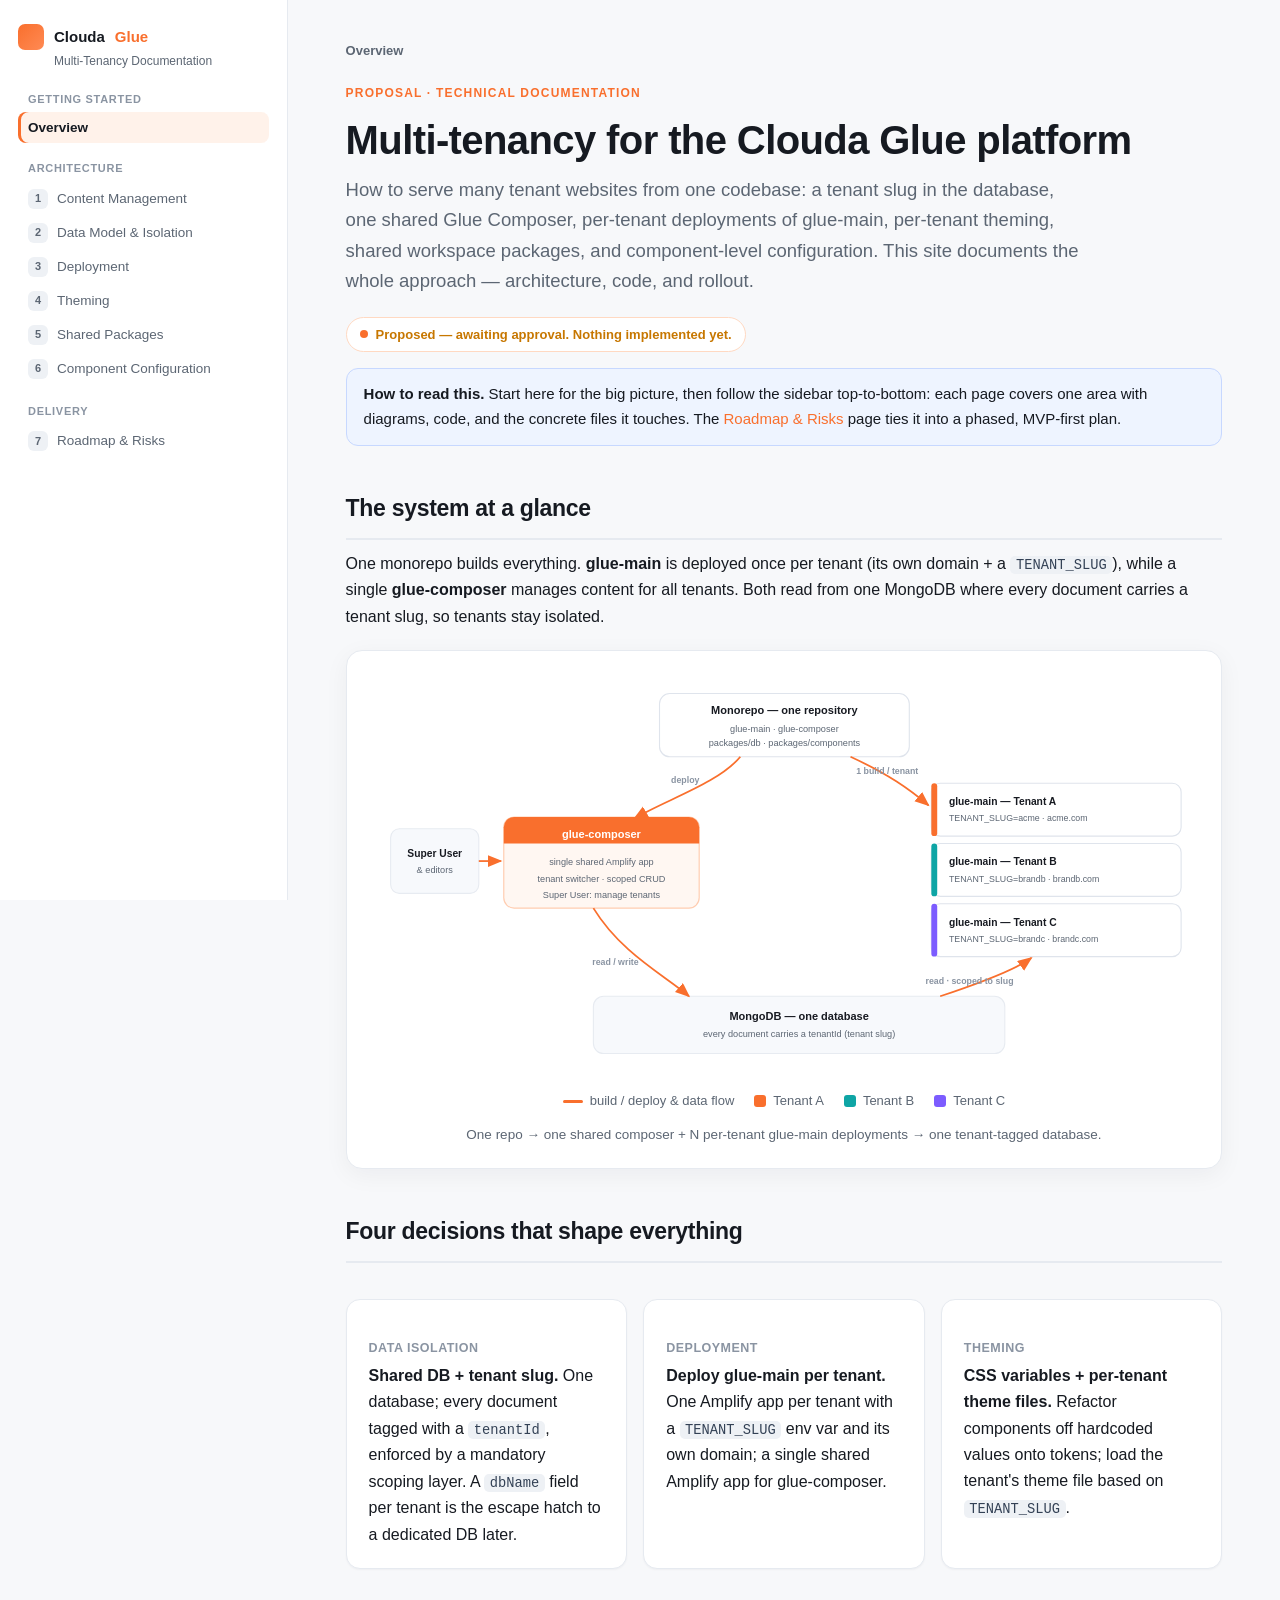
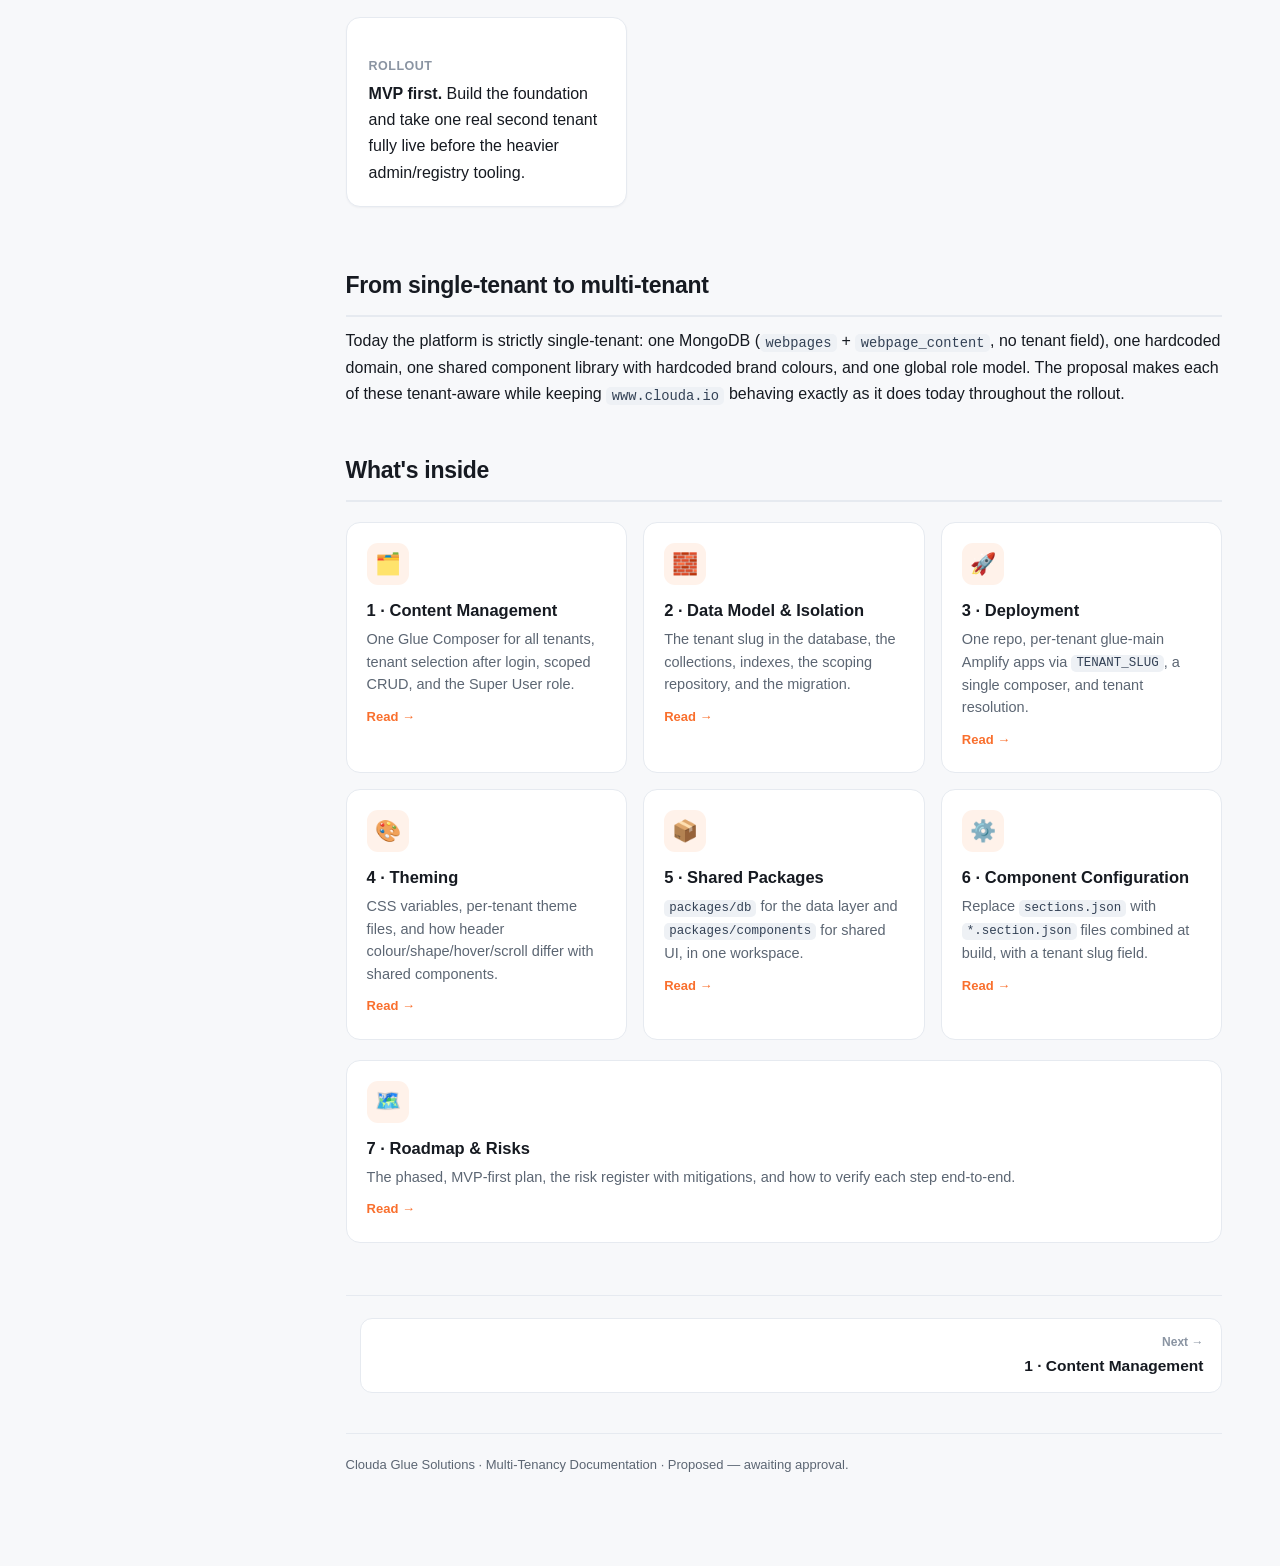
<file: index.html>
<!DOCTYPE html>
<html lang="en">
<head>
<meta charset="utf-8" />
<meta name="viewport" content="width=device-width, initial-scale=1" />
<title>Overview · Multi-Tenancy Documentation · Clouda Glue</title>
<link rel="stylesheet" href="styles.css" />
</head>
<body>
<div class="layout">
  <nav class="sb">
    <div class="sb-brand"><span class="logo"></span>Clouda <span>Glue</span></div>
    <div class="sb-sub">Multi-Tenancy Documentation</div>
    <div class="sb-group">Getting started</div>
    <a href="index.html" class="active">Overview</a>
    <div class="sb-group">Architecture</div>
    <a href="content-management.html"><span class="num">1</span> Content Management</a>
    <a href="data-model.html"><span class="num">2</span> Data Model &amp; Isolation</a>
    <a href="deployment.html"><span class="num">3</span> Deployment</a>
    <a href="theming.html"><span class="num">4</span> Theming</a>
    <a href="shared-packages.html"><span class="num">5</span> Shared Packages</a>
    <a href="component-config.html"><span class="num">6</span> Component Configuration</a>
    <div class="sb-group">Delivery</div>
    <a href="roadmap.html"><span class="num">7</span> Roadmap &amp; Risks</a>
  </nav>

  <main class="content">
    <div class="crumbs"><b>Overview</b></div>
    <span class="eyebrow">Proposal · Technical documentation</span>
    <h1>Multi-tenancy for the Clouda Glue platform</h1>
    <p class="lead">How to serve many tenant websites from one codebase: a tenant slug in the database, one shared
      Glue Composer, per-tenant deployments of glue-main, per-tenant theming, shared workspace packages, and
      component-level configuration. This site documents the whole approach — architecture, code, and rollout.</p>
    <div class="status">Proposed — awaiting approval. Nothing implemented yet.</div>

    <div class="tip"><b>How to read this.</b> Start here for the big picture, then follow the sidebar top-to-bottom:
      each page covers one area with diagrams, code, and the concrete files it touches. The
      <a href="roadmap.html">Roadmap &amp; Risks</a> page ties it into a phased, MVP-first plan.</div>

    <h2>The system at a glance</h2>
    <p>One monorepo builds everything. <b>glue-main</b> is deployed once per tenant (its own domain + a
      <code>TENANT_SLUG</code>), while a single <b>glue-composer</b> manages content for all tenants. Both read from
      one MongoDB where every document carries a tenant slug, so tenants stay isolated.</p>

    <div class="diagram">
      <svg viewBox="0 0 1120 560" role="img" aria-label="One monorepo builds glue-composer (single shared Amplify app) and glue-main (one Amplify app per tenant, each with a TENANT_SLUG and its own domain). Both read/write one MongoDB where every document carries a tenant slug.">
        <defs>
          <marker id="arw" markerWidth="11" markerHeight="11" refX="7.5" refY="3.4" orient="auto"><path d="M0,0 L8.4,3.4 L0,6.8 Z" fill="#f96f2d"></path></marker>
          <style>
            .bx{fill:#fff;stroke:#dfe4ec;stroke-width:1.5}
            .band{fill:#f7f9fc;stroke:#e7ebf1;stroke-width:1.5}
            .hd{font:700 15px var(--sans,sans-serif);fill:#171a21}
            .hdl{font:700 14px var(--sans,sans-serif);fill:#171a21}
            .hdw{font:700 15px var(--sans,sans-serif);fill:#fff}
            .sub{font:12.5px var(--sans,sans-serif);fill:#5c6673}
            .subl{font:12px var(--sans,sans-serif);fill:#5c6673}
            .lbl{font:600 12px var(--sans,sans-serif);fill:#8a94a2}
            .flow{stroke:#f96f2d;stroke-width:2.4;fill:none}
          </style>
        </defs>

        <!-- Monorepo (source) -->
        <rect class="bx" x="390" y="28" width="340" height="86" rx="14"></rect>
        <text class="hd" x="560" y="56" text-anchor="middle">Monorepo — one repository</text>
        <text class="sub" x="560" y="80" text-anchor="middle">glue-main · glue-composer</text>
        <text class="sub" x="560" y="100" text-anchor="middle">packages/db · packages/components</text>

        <!-- Actors -->
        <rect class="band" x="24" y="212" width="120" height="88" rx="12"></rect>
        <text class="hdl" x="84" y="250" text-anchor="middle">Super User</text>
        <text class="sub" x="84" y="272" text-anchor="middle">&amp; editors</text>

        <!-- Composer -->
        <rect x="178" y="196" width="266" height="124" rx="14" fill="#fff7f2" stroke="#ffcdb1" stroke-width="1.6"></rect>
        <path d="M192,196 h238 a14,14 0 0 1 14,14 v22 h-266 v-22 a14,14 0 0 1 14,-14 z" fill="#f96f2d"></path>
        <text class="hdw" x="311" y="224" text-anchor="middle">glue-composer</text>
        <text class="sub" x="311" y="262" text-anchor="middle">single shared Amplify app</text>
        <text class="sub" x="311" y="284" text-anchor="middle">tenant switcher · scoped CRUD</text>
        <text class="sub" x="311" y="306" text-anchor="middle">Super User: manage tenants</text>

        <!-- glue-main sites -->
        <rect class="bx" x="760" y="150" width="340" height="72" rx="12"></rect>
        <rect x="760" y="150" width="8" height="72" rx="4" fill="#f96f2d"></rect>
        <text class="hdl" x="784" y="180">glue-main — Tenant A</text>
        <text class="subl" x="784" y="202">TENANT_SLUG=acme · acme.com</text>

        <rect class="bx" x="760" y="232" width="340" height="72" rx="12"></rect>
        <rect x="760" y="232" width="8" height="72" rx="4" fill="#0ea5a5"></rect>
        <text class="hdl" x="784" y="262">glue-main — Tenant B</text>
        <text class="subl" x="784" y="284">TENANT_SLUG=brandb · brandb.com</text>

        <rect class="bx" x="760" y="314" width="340" height="72" rx="12"></rect>
        <rect x="760" y="314" width="8" height="72" rx="4" fill="#7c5cff"></rect>
        <text class="hdl" x="784" y="344">glue-main — Tenant C</text>
        <text class="subl" x="784" y="366">TENANT_SLUG=brandc · brandc.com</text>

        <!-- MongoDB -->
        <rect class="band" x="300" y="440" width="560" height="78" rx="14"></rect>
        <text class="hd" x="580" y="472" text-anchor="middle">MongoDB — one database</text>
        <text class="sub" x="580" y="496" text-anchor="middle">every document carries a tenantId (tenant slug)</text>

        <!-- flows -->
        <path class="flow" d="M500,114 C470,150 400,172 356,198" marker-end="url(#arw)"></path>
        <text class="lbl" x="425" y="150" text-anchor="middle">deploy</text>
        <path class="flow" d="M650,114 C702,138 730,158 756,180" marker-end="url(#arw)"></path>
        <text class="lbl" x="700" y="138" text-anchor="middle">1 build / tenant</text>
        <path class="flow" d="M144,256 L174,256" marker-end="url(#arw)"></path>
        <path class="flow" d="M300,320 C338,382 398,412 430,440" marker-end="url(#arw)"></path>
        <text class="lbl" x="330" y="398" text-anchor="middle">read / write</text>
        <path class="flow" d="M772,440 C832,420 874,404 896,388" marker-end="url(#arw)"></path>
        <text class="lbl" x="812" y="424" text-anchor="middle">read · scoped to slug</text>
      </svg>
      <div class="legend"><span><i></i> build / deploy &amp; data flow</span><span><b style="background:#f96f2d"></b> Tenant A</span><span><b style="background:#0ea5a5"></b> Tenant B</span><span><b style="background:#7c5cff"></b> Tenant C</span></div>
      <div class="cap">One repo → one shared composer + N per-tenant glue-main deployments → one tenant-tagged database.</div>
    </div>

    <h2>Four decisions that shape everything</h2>
    <div class="grid c2">
      <div class="card"><h4>Data isolation</h4><p style="margin:2px 0 0"><b>Shared DB + tenant slug.</b> One database; every document tagged with a <code>tenantId</code>, enforced by a mandatory scoping layer. A <code>dbName</code> field per tenant is the escape hatch to a dedicated DB later.</p></div>
      <div class="card"><h4>Deployment</h4><p style="margin:2px 0 0"><b>Deploy glue-main per tenant.</b> One Amplify app per tenant with a <code>TENANT_SLUG</code> env var and its own domain; a single shared Amplify app for glue-composer.</p></div>
      <div class="card"><h4>Theming</h4><p style="margin:2px 0 0"><b>CSS variables + per-tenant theme files.</b> Refactor components off hardcoded values onto tokens; load the tenant's theme file based on <code>TENANT_SLUG</code>.</p></div>
      <div class="card"><h4>Rollout</h4><p style="margin:2px 0 0"><b>MVP first.</b> Build the foundation and take one real second tenant fully live before the heavier admin/registry tooling.</p></div>
    </div>

    <h2>From single-tenant to multi-tenant</h2>
    <p>Today the platform is strictly single-tenant: one MongoDB (<code>webpages</code> + <code>webpage_content</code>,
      no tenant field), one hardcoded domain, one shared component library with hardcoded brand colours, and one
      global role model. The proposal makes each of these tenant-aware while keeping <code>www.clouda.io</code>
      behaving exactly as it does today throughout the rollout.</p>

    <h2>What's inside</h2>
    <div class="grid c2">
      <a class="feat" href="content-management.html"><div class="ic">🗂️</div><h3>1 · Content Management</h3><p>One Glue Composer for all tenants, tenant selection after login, scoped CRUD, and the Super User role.</p><span class="more">Read →</span></a>
      <a class="feat" href="data-model.html"><div class="ic">🧱</div><h3>2 · Data Model &amp; Isolation</h3><p>The tenant slug in the database, the collections, indexes, the scoping repository, and the migration.</p><span class="more">Read →</span></a>
      <a class="feat" href="deployment.html"><div class="ic">🚀</div><h3>3 · Deployment</h3><p>One repo, per-tenant glue-main Amplify apps via <code>TENANT_SLUG</code>, a single composer, and tenant resolution.</p><span class="more">Read →</span></a>
      <a class="feat" href="theming.html"><div class="ic">🎨</div><h3>4 · Theming</h3><p>CSS variables, per-tenant theme files, and how header colour/shape/hover/scroll differ with shared components.</p><span class="more">Read →</span></a>
      <a class="feat" href="shared-packages.html"><div class="ic">📦</div><h3>5 · Shared Packages</h3><p><code>packages/db</code> for the data layer and <code>packages/components</code> for shared UI, in one workspace.</p><span class="more">Read →</span></a>
      <a class="feat" href="component-config.html"><div class="ic">⚙️</div><h3>6 · Component Configuration</h3><p>Replace <code>sections.json</code> with <code>*.section.json</code> files combined at build, with a tenant slug field.</p><span class="more">Read →</span></a>
    </div>
    <div class="grid c2">
      <a class="feat" href="roadmap.html"><div class="ic">🗺️</div><h3>7 · Roadmap &amp; Risks</h3><p>The phased, MVP-first plan, the risk register with mitigations, and how to verify each step end-to-end.</p><span class="more">Read →</span></a>
    </div>

    <div class="pagenav">
      <span></span>
      <a class="next" href="content-management.html"><div class="dir">Next →</div><div class="ttl">1 · Content Management</div></a>
    </div>
    <div class="footer">Clouda Glue Solutions · Multi-Tenancy Documentation · Proposed — awaiting approval.</div>
  </main>
</div>
</body>
</html>
</file>
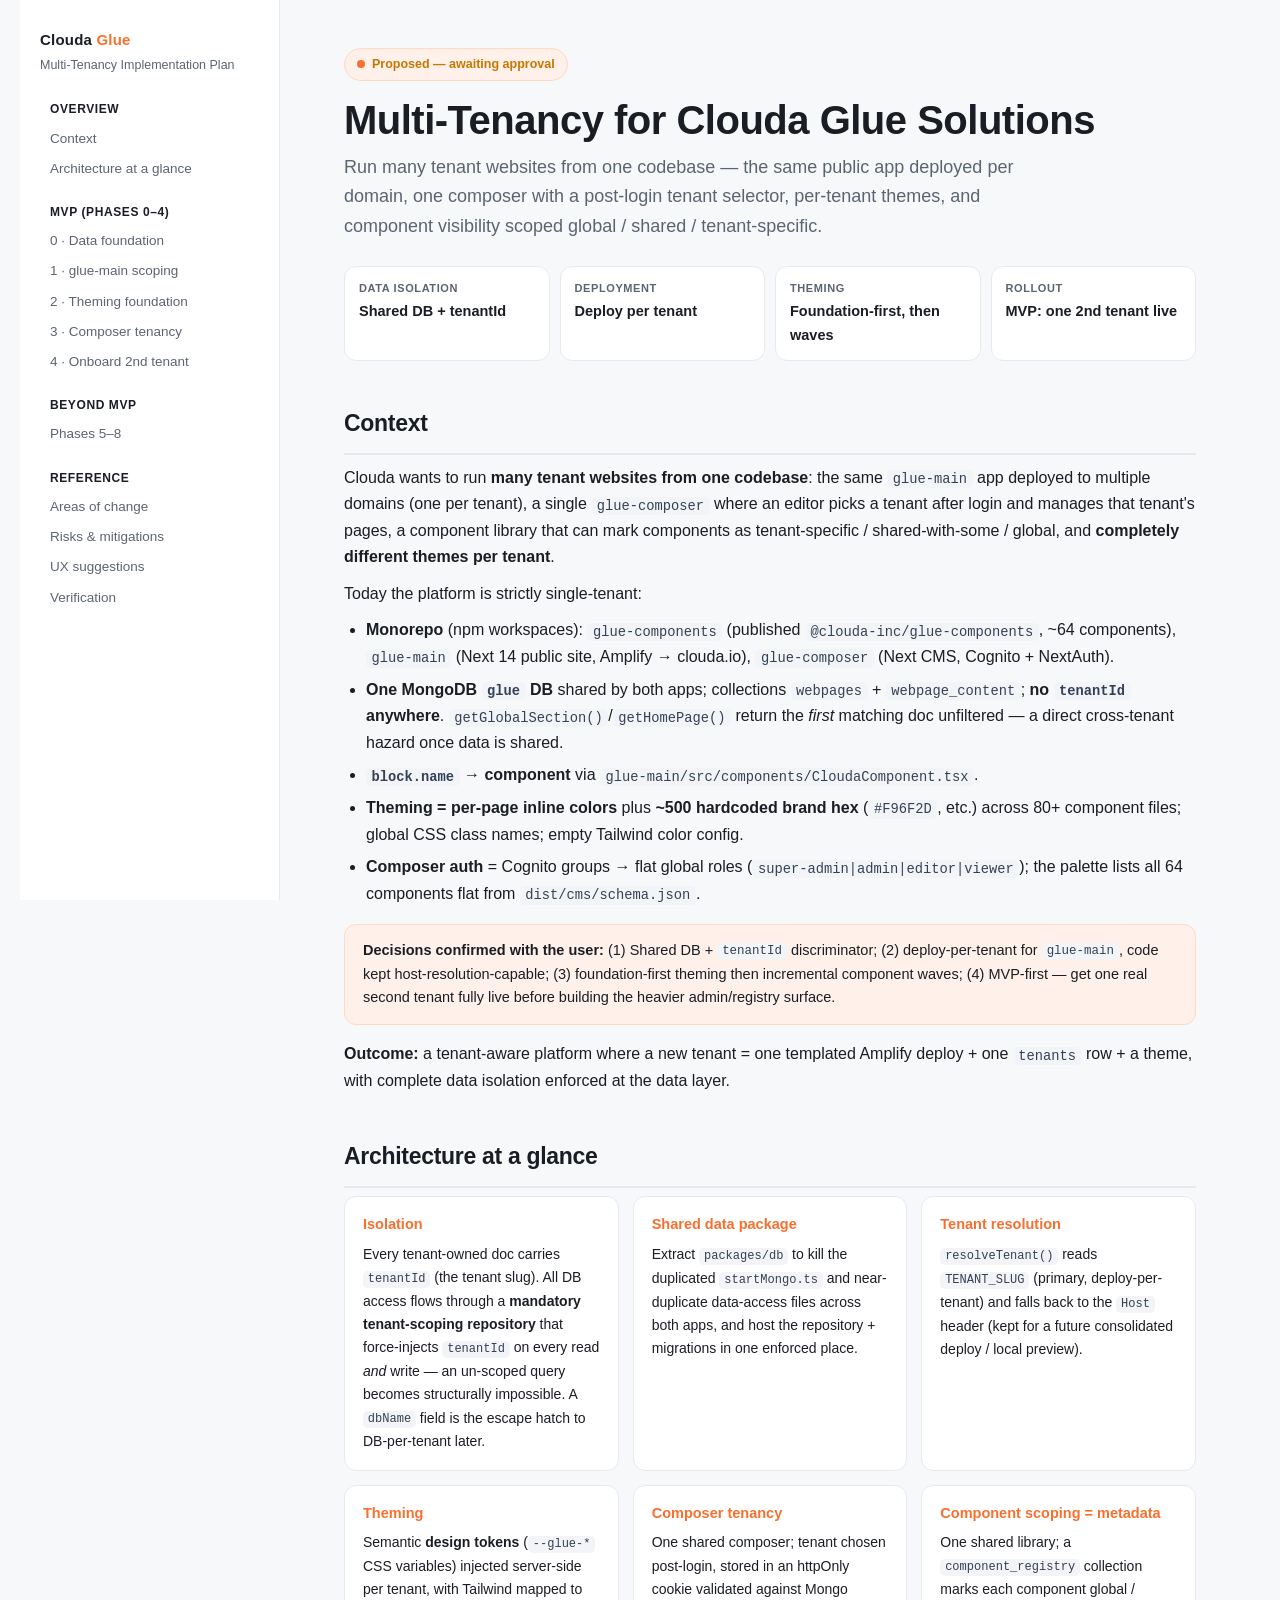
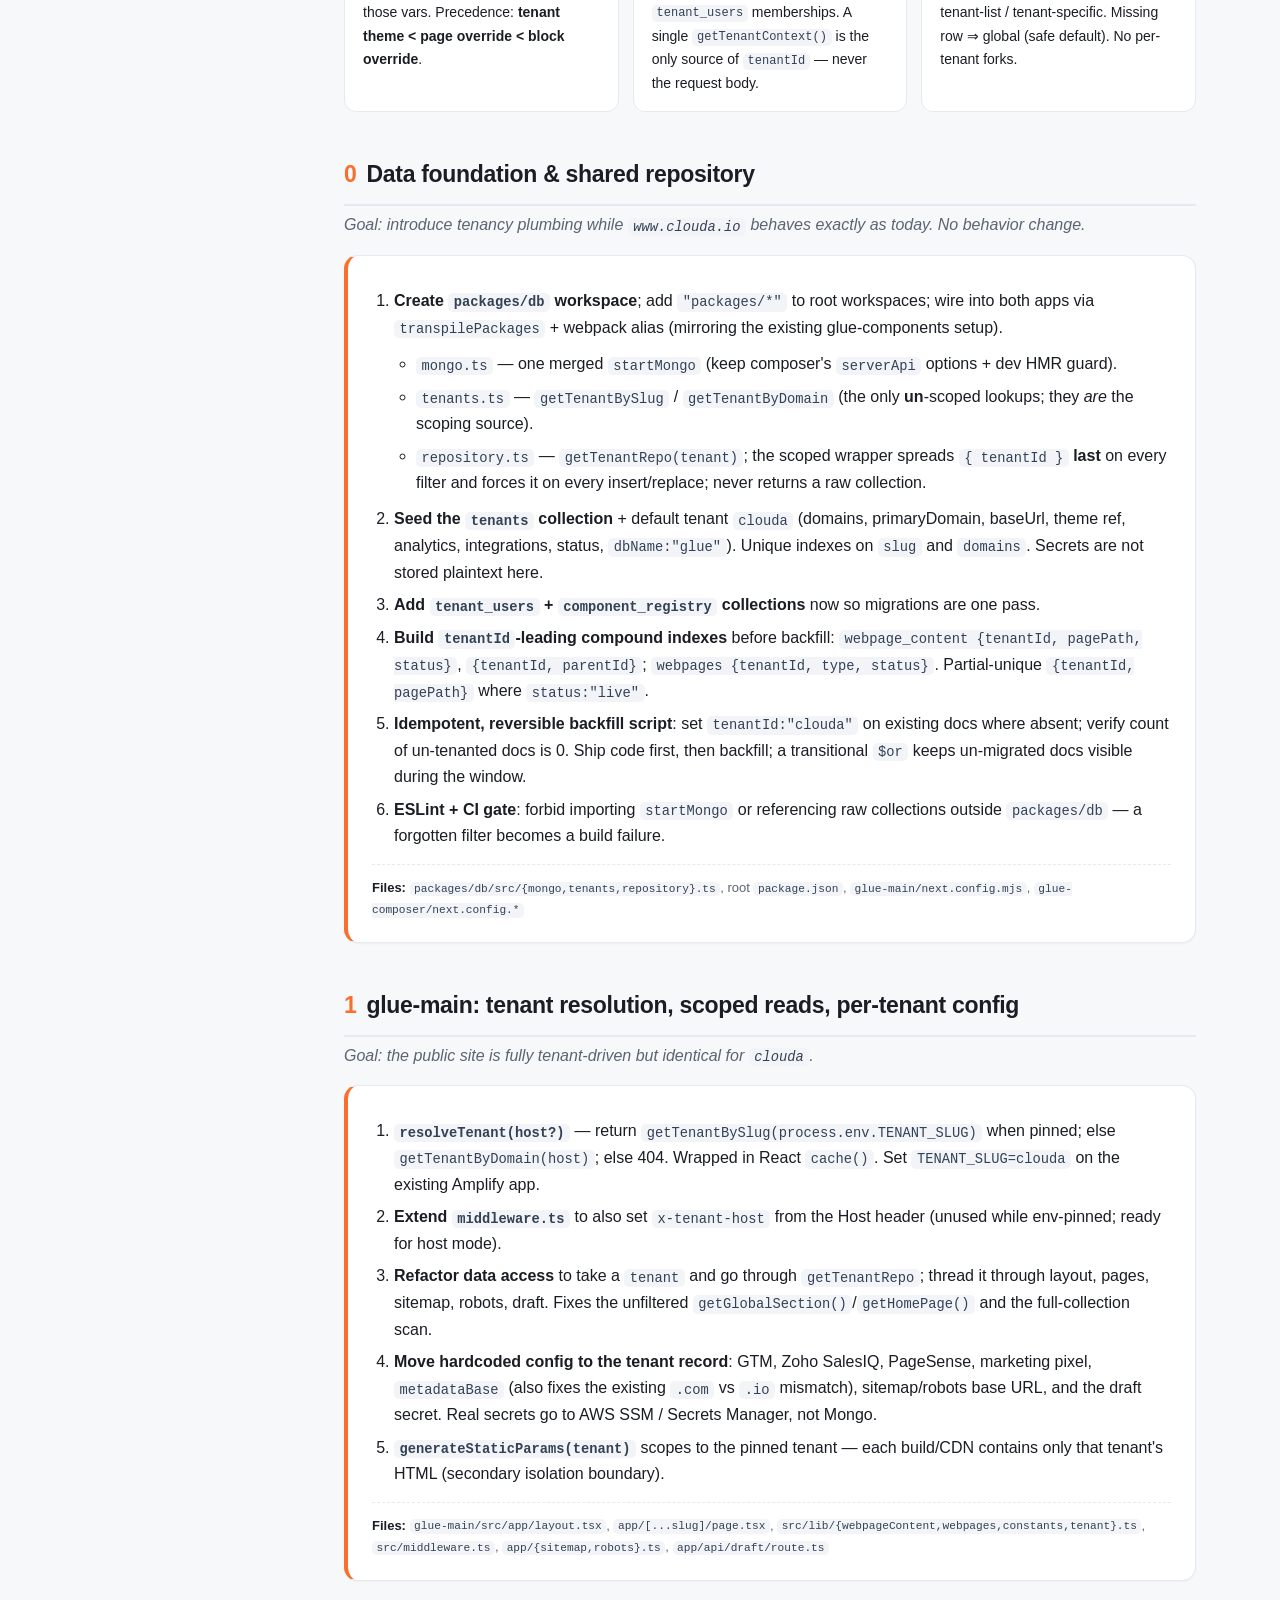
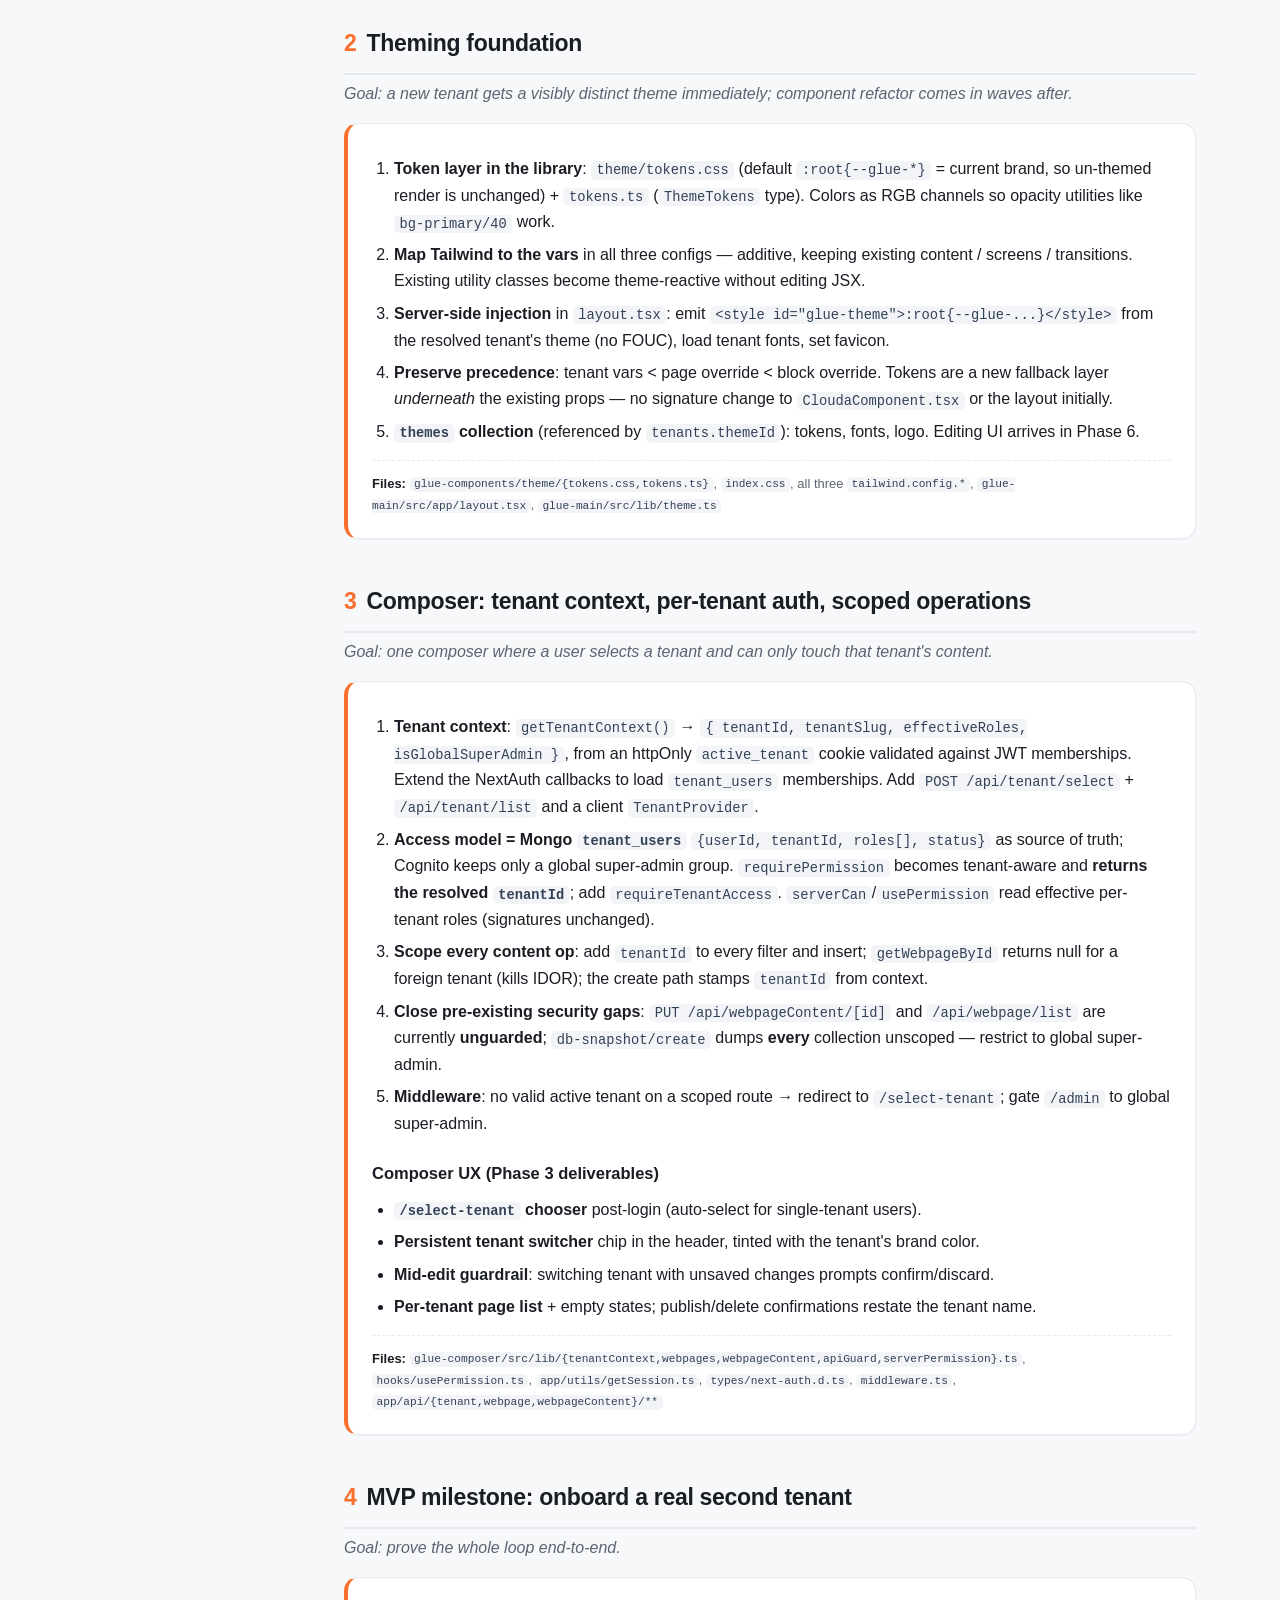
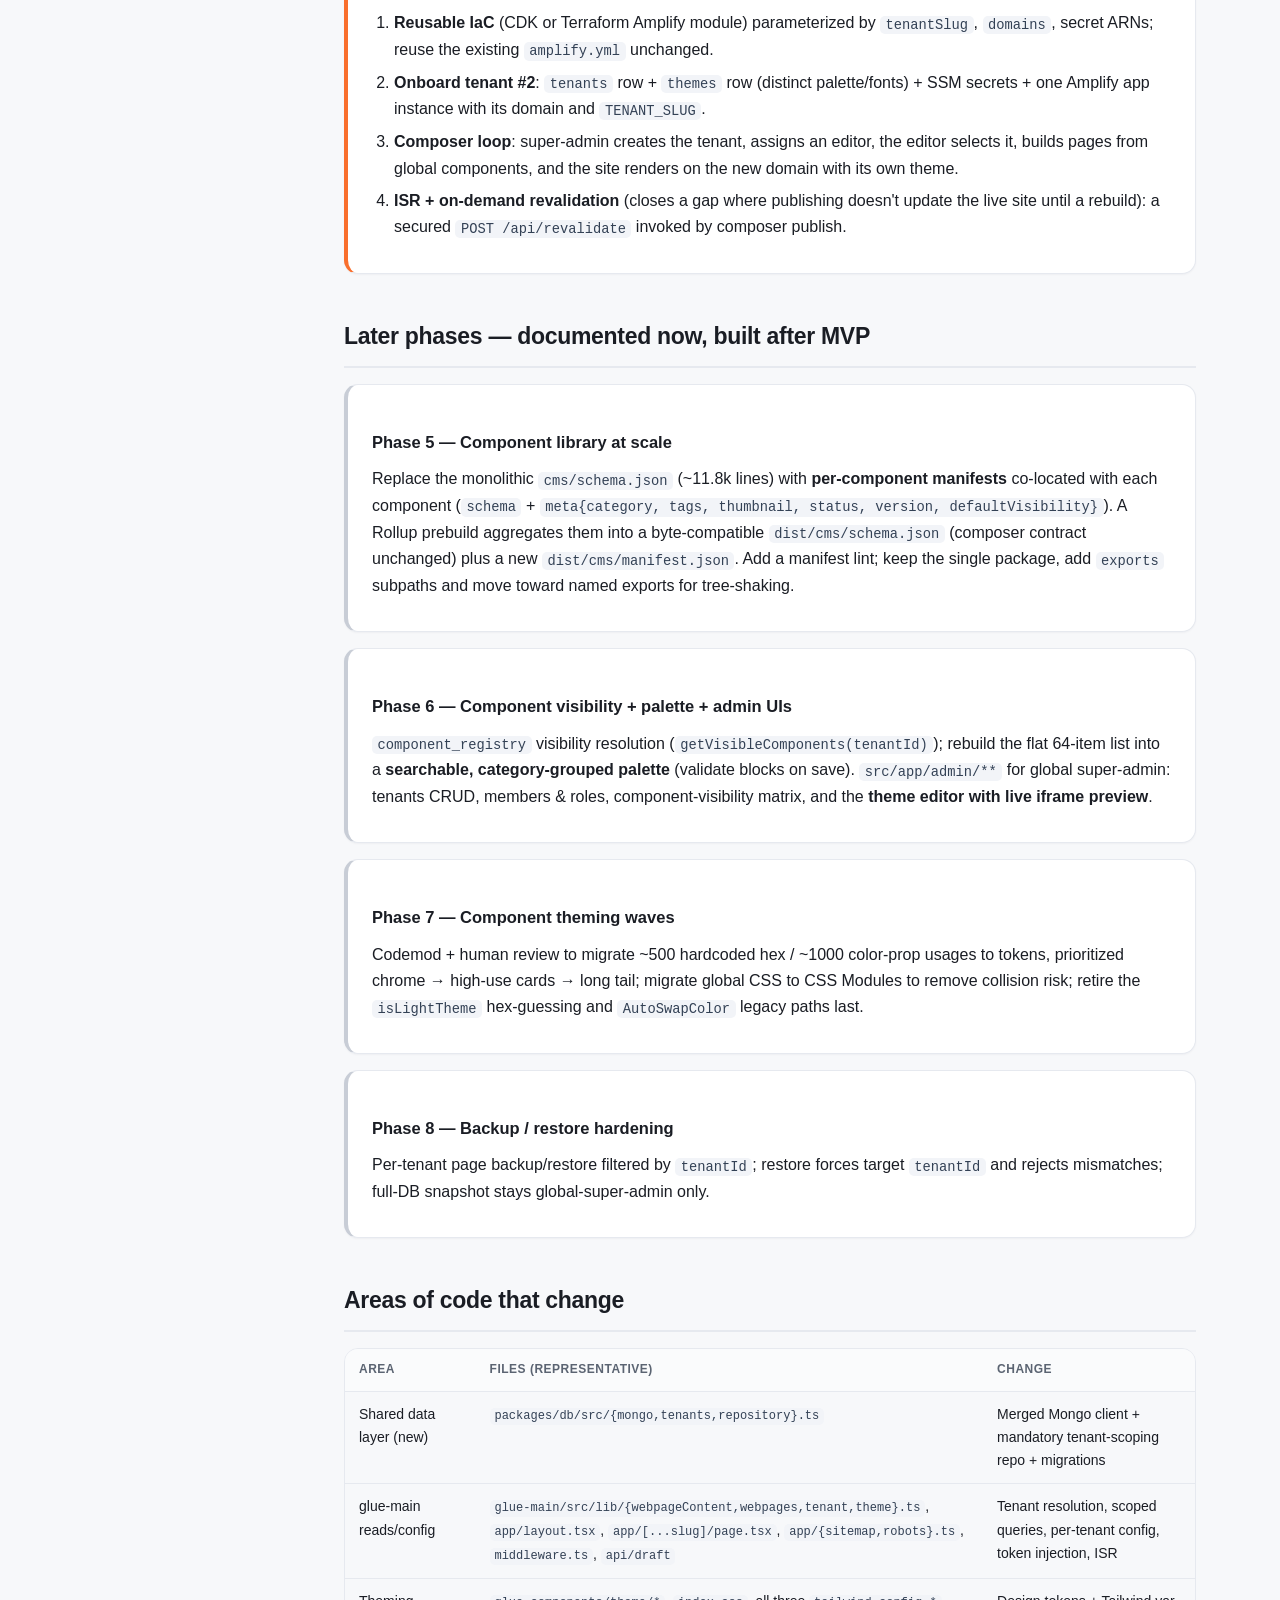
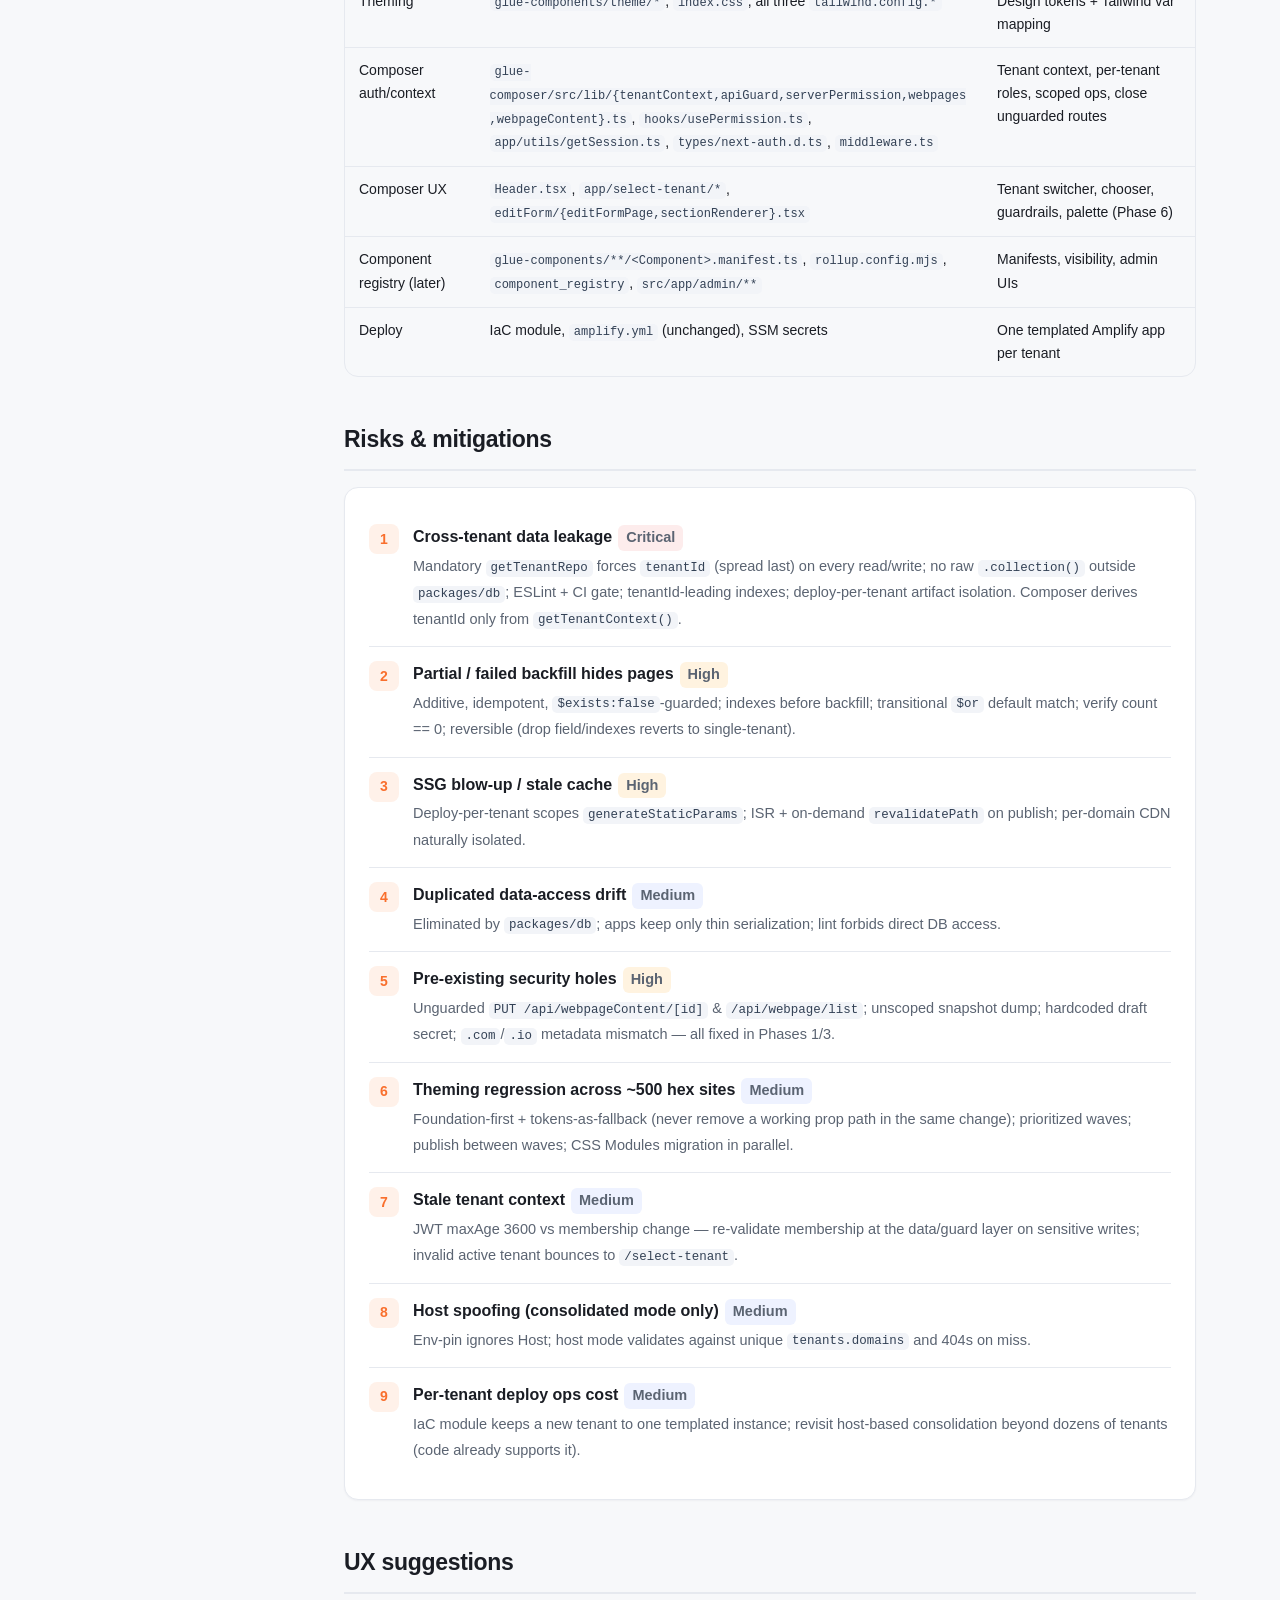
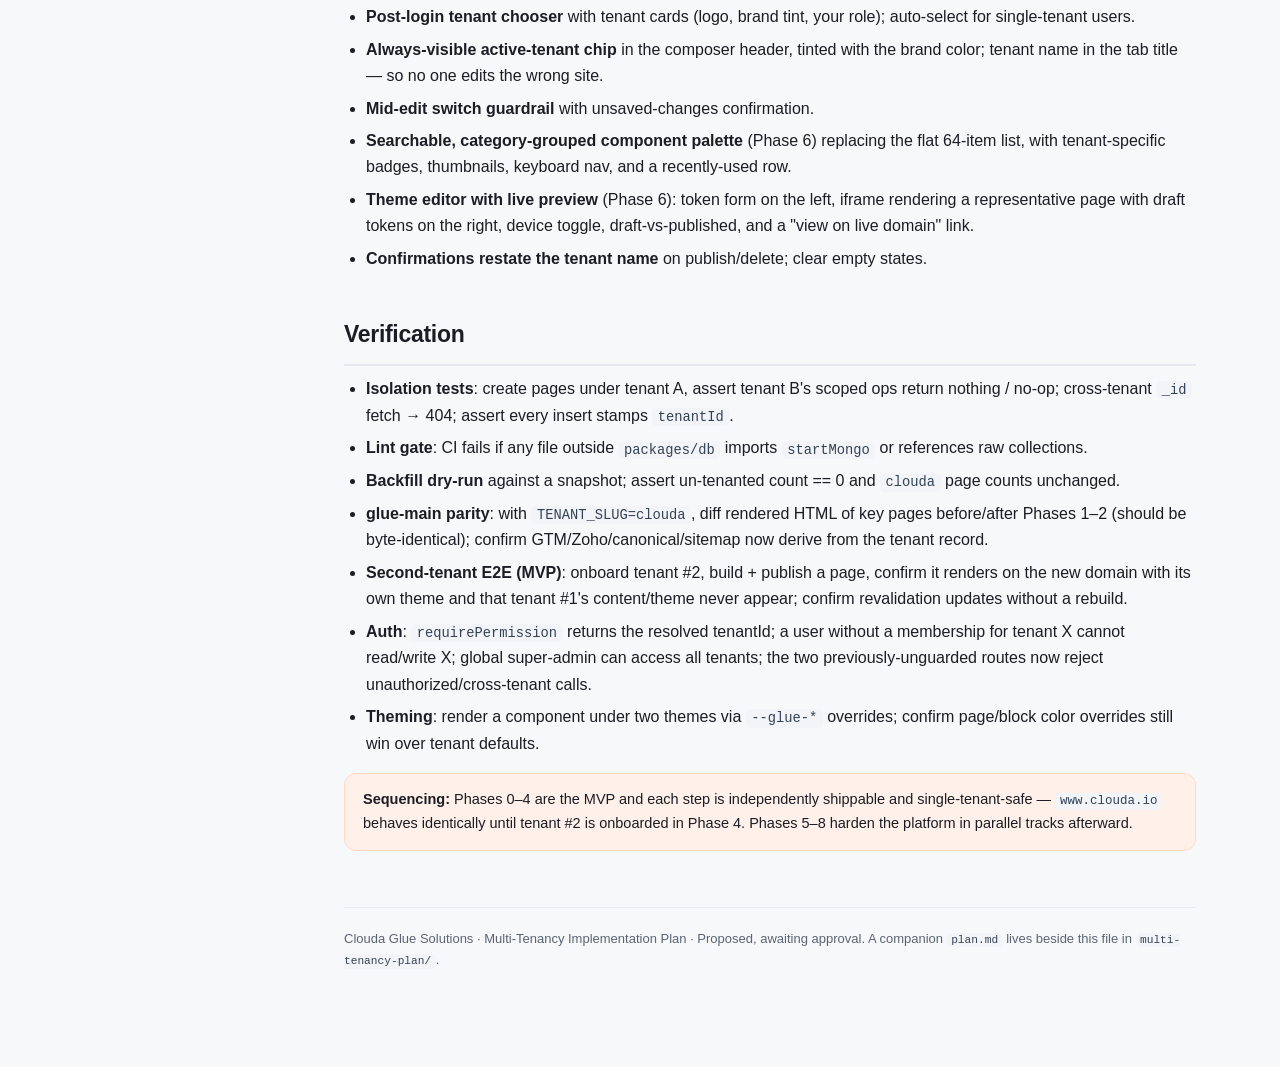
<file: multi-tenancy-plan/index.html>
<!DOCTYPE html>
<html lang="en">
<head>
<meta charset="utf-8" />
<meta name="viewport" content="width=device-width, initial-scale=1" />
<title>Multi-Tenancy Plan · Clouda Glue Solutions</title>
<style>
  :root{
    --orange:#f96f2d; --orange-soft:#fff1e9;
    --ink:#1a1d24; --muted:#5b6472; --line:#e6e9ef;
    --bg:#f7f8fa; --card:#ffffff; --code:#0f172a; --code-bg:#f2f4f8;
    --blue:#2563eb; --green:#0f9d58; --red:#e5484d; --amber:#c77700;
    --radius:14px; --maxw:920px;
    --sans:-apple-system,BlinkMacSystemFont,"Segoe UI",Roboto,Helvetica,Arial,sans-serif;
    --mono:"SFMono-Regular",ui-monospace,Menlo,Consolas,"Liberation Mono",monospace;
  }
  *{box-sizing:border-box}
  html{scroll-behavior:smooth}
  body{margin:0;background:var(--bg);color:var(--ink);font-family:var(--sans);
    font-size:16px;line-height:1.65;-webkit-font-smoothing:antialiased}
  a{color:var(--orange);text-decoration:none}
  a:hover{text-decoration:underline}
  code{font-family:var(--mono);font-size:.86em;background:var(--code-bg);
    color:#334155;padding:.12em .4em;border-radius:5px;word-break:break-word}

  /* Layout */
  .wrap{display:grid;grid-template-columns:260px minmax(0,1fr);gap:0;max-width:1240px;margin:0 auto}
  nav.toc{position:sticky;top:0;align-self:start;height:100vh;overflow-y:auto;
    padding:28px 20px;border-right:1px solid var(--line);background:var(--card)}
  nav.toc .brand{font-weight:700;font-size:15px;letter-spacing:.2px;margin-bottom:2px}
  nav.toc .brand span{color:var(--orange)}
  nav.toc .sub{color:var(--muted);font-size:12.5px;margin-bottom:20px}
  nav.toc a{display:block;color:var(--muted);font-size:13.5px;padding:6px 10px;border-radius:8px;
    line-height:1.35}
  nav.toc a:hover{background:var(--orange-soft);color:var(--ink);text-decoration:none}
  nav.toc a.section{margin-top:14px;font-weight:600;color:var(--ink);font-size:12px;
    text-transform:uppercase;letter-spacing:.6px;padding-left:10px;pointer-events:none}
  main{padding:48px clamp(20px,5vw,64px) 96px;min-width:0}

  /* Hero */
  header.hero{margin-bottom:40px}
  .status{display:inline-flex;align-items:center;gap:7px;background:var(--orange-soft);
    color:var(--amber);font-weight:600;font-size:12.5px;padding:5px 12px;border-radius:999px;
    border:1px solid #ffd9c2}
  .status::before{content:"";width:8px;height:8px;border-radius:50%;background:var(--orange)}
  h1{font-size:clamp(28px,4.5vw,40px);line-height:1.15;margin:16px 0 10px;letter-spacing:-.5px}
  .lede{font-size:18px;color:var(--muted);max-width:70ch;margin:0}
  .chips{display:flex;flex-wrap:wrap;gap:10px;margin-top:24px}
  .chip{background:var(--card);border:1px solid var(--line);border-radius:12px;padding:12px 14px;
    min-width:170px;flex:1 1 190px}
  .chip .k{font-size:11px;text-transform:uppercase;letter-spacing:.6px;color:var(--muted);font-weight:600}
  .chip .v{font-weight:650;font-size:14.5px;margin-top:3px}

  /* Sections */
  section{margin-top:44px;scroll-margin-top:24px}
  h2{font-size:23px;letter-spacing:-.3px;margin:0 0 6px;padding-bottom:10px;border-bottom:2px solid var(--line)}
  h2 .num{color:var(--orange);font-weight:800;margin-right:10px}
  h3{font-size:16.5px;margin:22px 0 6px}
  p{margin:10px 0}
  ul,ol{margin:10px 0;padding-left:22px}
  li{margin:6px 0}
  .goal{color:var(--muted);font-style:italic;margin:4px 0 14px}

  /* Cards */
  .card{background:var(--card);border:1px solid var(--line);border-radius:var(--radius);
    padding:22px 24px;margin:16px 0;box-shadow:0 1px 2px rgba(16,24,40,.04)}
  .phase{border-left:4px solid var(--orange)}
  .phase.later{border-left-color:#c8cdd6}
  .files{font-size:13px;color:var(--muted);margin-top:14px;padding-top:12px;border-top:1px dashed var(--line)}
  .files b{color:var(--ink)}

  /* Grid of key architecture points */
  .arch{display:grid;grid-template-columns:repeat(auto-fit,minmax(240px,1fr));gap:14px;margin-top:8px}
  .arch .item{background:var(--card);border:1px solid var(--line);border-radius:12px;padding:16px 18px}
  .arch .item h4{margin:0 0 6px;font-size:14.5px;color:var(--orange)}
  .arch .item p{margin:0;font-size:14px;color:var(--ink)}

  /* Table */
  .tablewrap{overflow-x:auto;border:1px solid var(--line);border-radius:var(--radius);margin:16px 0}
  table{border-collapse:collapse;width:100%;min-width:640px;font-size:14px}
  th,td{text-align:left;padding:11px 14px;border-bottom:1px solid var(--line);vertical-align:top}
  th{background:#fafbfc;font-size:12px;text-transform:uppercase;letter-spacing:.5px;color:var(--muted)}
  tr:last-child td{border-bottom:none}

  /* Risk list */
  .risk{display:flex;gap:14px;padding:14px 0;border-bottom:1px solid var(--line)}
  .risk:last-child{border-bottom:none}
  .risk .n{flex:none;width:30px;height:30px;border-radius:8px;background:var(--orange-soft);color:var(--orange);
    font-weight:700;display:flex;align-items:center;justify-content:center;font-size:14px}
  .risk .body{min-width:0}
  .risk .body b{display:block;margin-bottom:2px}
  .risk .body span{color:var(--muted);font-size:14.5px}
  .sev{display:inline-block;font-size:11px;font-weight:700;padding:1px 8px;border-radius:6px;margin-left:6px;
    vertical-align:middle}
  .sev.crit{background:#fdecec;color:var(--red)}
  .sev.high{background:#fff3e0;color:var(--amber)}
  .sev.med{background:#eef2ff;color:var(--blue)}

  /* Callout */
  .note{background:var(--orange-soft);border:1px solid #ffd9c2;border-radius:12px;padding:14px 18px;
    font-size:14.5px;margin:16px 0}
  .footer{margin-top:56px;padding-top:20px;border-top:1px solid var(--line);color:var(--muted);font-size:13px}

  @media (max-width:880px){
    .wrap{grid-template-columns:1fr}
    nav.toc{position:static;height:auto;border-right:none;border-bottom:1px solid var(--line)}
    main{padding:32px 20px 72px}
  }
</style>
</head>
<body>
<div class="wrap">
  <nav class="toc">
    <div class="brand">Clouda <span>Glue</span></div>
    <div class="sub">Multi-Tenancy Implementation Plan</div>
    <a class="section">Overview</a>
    <a href="#context">Context</a>
    <a href="#architecture">Architecture at a glance</a>
    <a class="section">MVP (Phases 0–4)</a>
    <a href="#p0">0 · Data foundation</a>
    <a href="#p1">1 · glue-main scoping</a>
    <a href="#p2">2 · Theming foundation</a>
    <a href="#p3">3 · Composer tenancy</a>
    <a href="#p4">4 · Onboard 2nd tenant</a>
    <a class="section">Beyond MVP</a>
    <a href="#later">Phases 5–8</a>
    <a class="section">Reference</a>
    <a href="#areas">Areas of change</a>
    <a href="#risks">Risks &amp; mitigations</a>
    <a href="#ux">UX suggestions</a>
    <a href="#verify">Verification</a>
  </nav>

  <main>
    <header class="hero">
      <span class="status">Proposed — awaiting approval</span>
      <h1>Multi-Tenancy for Clouda Glue Solutions</h1>
      <p class="lede">Run many tenant websites from one codebase — the same public app deployed per
        domain, one composer with a post-login tenant selector, per-tenant themes, and component
        visibility scoped global / shared / tenant-specific.</p>
      <div class="chips">
        <div class="chip"><div class="k">Data isolation</div><div class="v">Shared DB + tenantId</div></div>
        <div class="chip"><div class="k">Deployment</div><div class="v">Deploy per tenant</div></div>
        <div class="chip"><div class="k">Theming</div><div class="v">Foundation-first, then waves</div></div>
        <div class="chip"><div class="k">Rollout</div><div class="v">MVP: one 2nd tenant live</div></div>
      </div>
    </header>

    <section id="context">
      <h2>Context</h2>
      <p>Clouda wants to run <b>many tenant websites from one codebase</b>: the same <code>glue-main</code>
        app deployed to multiple domains (one per tenant), a single <code>glue-composer</code> where an
        editor picks a tenant after login and manages that tenant's pages, a component library that can mark
        components as tenant-specific / shared-with-some / global, and <b>completely different themes per
        tenant</b>.</p>
      <p>Today the platform is strictly single-tenant:</p>
      <ul>
        <li><b>Monorepo</b> (npm workspaces): <code>glue-components</code> (published
          <code>@clouda-inc/glue-components</code>, ~64 components), <code>glue-main</code> (Next 14 public
          site, Amplify → clouda.io), <code>glue-composer</code> (Next CMS, Cognito + NextAuth).</li>
        <li><b>One MongoDB <code>glue</code> DB</b> shared by both apps; collections <code>webpages</code> +
          <code>webpage_content</code>; <b>no <code>tenantId</code> anywhere</b>.
          <code>getGlobalSection()</code>/<code>getHomePage()</code> return the <i>first</i> matching doc
          unfiltered — a direct cross-tenant hazard once data is shared.</li>
        <li><b><code>block.name</code> → component</b> via <code>glue-main/src/components/CloudaComponent.tsx</code>.</li>
        <li><b>Theming = per-page inline colors</b> plus <b>~500 hardcoded brand hex</b>
          (<code>#F96F2D</code>, etc.) across 80+ component files; global CSS class names; empty Tailwind
          color config.</li>
        <li><b>Composer auth</b> = Cognito groups → flat global roles
          (<code>super-admin|admin|editor|viewer</code>); the palette lists all 64 components flat from
          <code>dist/cms/schema.json</code>.</li>
      </ul>
      <div class="note"><b>Decisions confirmed with the user:</b> (1) Shared DB + <code>tenantId</code>
        discriminator; (2) deploy-per-tenant for <code>glue-main</code>, code kept host-resolution-capable;
        (3) foundation-first theming then incremental component waves; (4) MVP-first — get one real second
        tenant fully live before building the heavier admin/registry surface.</div>
      <p><b>Outcome:</b> a tenant-aware platform where a new tenant = one templated Amplify deploy + one
        <code>tenants</code> row + a theme, with complete data isolation enforced at the data layer.</p>
    </section>

    <section id="architecture">
      <h2>Architecture at a glance</h2>
      <div class="arch">
        <div class="item"><h4>Isolation</h4><p>Every tenant-owned doc carries <code>tenantId</code> (the
          tenant slug). All DB access flows through a <b>mandatory tenant-scoping repository</b> that
          force-injects <code>tenantId</code> on every read <i>and</i> write — an un-scoped query becomes
          structurally impossible. A <code>dbName</code> field is the escape hatch to DB-per-tenant later.</p></div>
        <div class="item"><h4>Shared data package</h4><p>Extract <code>packages/db</code> to kill the
          duplicated <code>startMongo.ts</code> and near-duplicate data-access files across both apps, and
          host the repository + migrations in one enforced place.</p></div>
        <div class="item"><h4>Tenant resolution</h4><p><code>resolveTenant()</code> reads
          <code>TENANT_SLUG</code> (primary, deploy-per-tenant) and falls back to the <code>Host</code>
          header (kept for a future consolidated deploy / local preview).</p></div>
        <div class="item"><h4>Theming</h4><p>Semantic <b>design tokens</b> (<code>--glue-*</code> CSS
          variables) injected server-side per tenant, with Tailwind mapped to those vars. Precedence:
          <b>tenant theme &lt; page override &lt; block override</b>.</p></div>
        <div class="item"><h4>Composer tenancy</h4><p>One shared composer; tenant chosen post-login, stored
          in an httpOnly cookie validated against Mongo <code>tenant_users</code> memberships. A single
          <code>getTenantContext()</code> is the only source of <code>tenantId</code> — never the request body.</p></div>
        <div class="item"><h4>Component scoping = metadata</h4><p>One shared library; a
          <code>component_registry</code> collection marks each component global / tenant-list /
          tenant-specific. Missing row ⇒ global (safe default). No per-tenant forks.</p></div>
      </div>
    </section>

    <section id="p0">
      <h2><span class="num">0</span>Data foundation &amp; shared repository</h2>
      <p class="goal">Goal: introduce tenancy plumbing while <code>www.clouda.io</code> behaves exactly as today. No behavior change.</p>
      <div class="card phase">
        <ol>
          <li><b>Create <code>packages/db</code> workspace</b>; add <code>"packages/*"</code> to root
            workspaces; wire into both apps via <code>transpilePackages</code> + webpack alias (mirroring the
            existing glue-components setup).
            <ul>
              <li><code>mongo.ts</code> — one merged <code>startMongo</code> (keep composer's
                <code>serverApi</code> options + dev HMR guard).</li>
              <li><code>tenants.ts</code> — <code>getTenantBySlug</code> / <code>getTenantByDomain</code>
                (the only <b>un</b>-scoped lookups; they <i>are</i> the scoping source).</li>
              <li><code>repository.ts</code> — <code>getTenantRepo(tenant)</code>; the scoped wrapper spreads
                <code>{ tenantId }</code> <b>last</b> on every filter and forces it on every insert/replace;
                never returns a raw collection.</li>
            </ul>
          </li>
          <li><b>Seed the <code>tenants</code> collection</b> + default tenant <code>clouda</code>
            (domains, primaryDomain, baseUrl, theme ref, analytics, integrations, status,
            <code>dbName:"glue"</code>). Unique indexes on <code>slug</code> and <code>domains</code>.
            Secrets are not stored plaintext here.</li>
          <li><b>Add <code>tenant_users</code> + <code>component_registry</code> collections</b> now so
            migrations are one pass.</li>
          <li><b>Build <code>tenantId</code>-leading compound indexes</b> before backfill:
            <code>webpage_content {tenantId, pagePath, status}</code>, <code>{tenantId, parentId}</code>;
            <code>webpages {tenantId, type, status}</code>. Partial-unique <code>{tenantId, pagePath}</code>
            where <code>status:"live"</code>.</li>
          <li><b>Idempotent, reversible backfill script</b>: set <code>tenantId:"clouda"</code> on existing
            docs where absent; verify count of un-tenanted docs is 0. Ship code first, then backfill; a
            transitional <code>$or</code> keeps un-migrated docs visible during the window.</li>
          <li><b>ESLint + CI gate</b>: forbid importing <code>startMongo</code> or referencing raw
            collections outside <code>packages/db</code> — a forgotten filter becomes a build failure.</li>
        </ol>
        <div class="files"><b>Files:</b> <code>packages/db/src/{mongo,tenants,repository}.ts</code>,
          root <code>package.json</code>, <code>glue-main/next.config.mjs</code>, <code>glue-composer/next.config.*</code></div>
      </div>
    </section>

    <section id="p1">
      <h2><span class="num">1</span>glue-main: tenant resolution, scoped reads, per-tenant config</h2>
      <p class="goal">Goal: the public site is fully tenant-driven but identical for <code>clouda</code>.</p>
      <div class="card phase">
        <ol>
          <li><b><code>resolveTenant(host?)</code></b> — return <code>getTenantBySlug(process.env.TENANT_SLUG)</code>
            when pinned; else <code>getTenantByDomain(host)</code>; else 404. Wrapped in React
            <code>cache()</code>. Set <code>TENANT_SLUG=clouda</code> on the existing Amplify app.</li>
          <li><b>Extend <code>middleware.ts</code></b> to also set <code>x-tenant-host</code> from the Host
            header (unused while env-pinned; ready for host mode).</li>
          <li><b>Refactor data access</b> to take a <code>tenant</code> and go through
            <code>getTenantRepo</code>; thread it through layout, pages, sitemap, robots, draft. Fixes the
            unfiltered <code>getGlobalSection()</code>/<code>getHomePage()</code> and the full-collection scan.</li>
          <li><b>Move hardcoded config to the tenant record</b>: GTM, Zoho SalesIQ, PageSense, marketing
            pixel, <code>metadataBase</code> (also fixes the existing <code>.com</code> vs <code>.io</code>
            mismatch), sitemap/robots base URL, and the draft secret. Real secrets go to AWS SSM /
            Secrets Manager, not Mongo.</li>
          <li><b><code>generateStaticParams(tenant)</code></b> scopes to the pinned tenant — each build/CDN
            contains only that tenant's HTML (secondary isolation boundary).</li>
        </ol>
        <div class="files"><b>Files:</b> <code>glue-main/src/app/layout.tsx</code>,
          <code>app/[...slug]/page.tsx</code>, <code>src/lib/{webpageContent,webpages,constants,tenant}.ts</code>,
          <code>src/middleware.ts</code>, <code>app/{sitemap,robots}.ts</code>, <code>app/api/draft/route.ts</code></div>
      </div>
    </section>

    <section id="p2">
      <h2><span class="num">2</span>Theming foundation</h2>
      <p class="goal">Goal: a new tenant gets a visibly distinct theme immediately; component refactor comes in waves after.</p>
      <div class="card phase">
        <ol>
          <li><b>Token layer in the library</b>: <code>theme/tokens.css</code> (default
            <code>:root{--glue-*}</code> = current brand, so un-themed render is unchanged) +
            <code>tokens.ts</code> (<code>ThemeTokens</code> type). Colors as RGB channels so opacity
            utilities like <code>bg-primary/40</code> work.</li>
          <li><b>Map Tailwind to the vars</b> in all three configs — additive, keeping existing content /
            screens / transitions. Existing utility classes become theme-reactive without editing JSX.</li>
          <li><b>Server-side injection</b> in <code>layout.tsx</code>: emit
            <code>&lt;style id="glue-theme"&gt;:root{--glue-...}&lt;/style&gt;</code> from the resolved
            tenant's theme (no FOUC), load tenant fonts, set favicon.</li>
          <li><b>Preserve precedence</b>: tenant vars &lt; page override &lt; block override. Tokens are a new
            fallback layer <i>underneath</i> the existing props — no signature change to
            <code>CloudaComponent.tsx</code> or the layout initially.</li>
          <li><b><code>themes</code> collection</b> (referenced by <code>tenants.themeId</code>): tokens,
            fonts, logo. Editing UI arrives in Phase 6.</li>
        </ol>
        <div class="files"><b>Files:</b> <code>glue-components/theme/{tokens.css,tokens.ts}</code>,
          <code>index.css</code>, all three <code>tailwind.config.*</code>,
          <code>glue-main/src/app/layout.tsx</code>, <code>glue-main/src/lib/theme.ts</code></div>
      </div>
    </section>

    <section id="p3">
      <h2><span class="num">3</span>Composer: tenant context, per-tenant auth, scoped operations</h2>
      <p class="goal">Goal: one composer where a user selects a tenant and can only touch that tenant's content.</p>
      <div class="card phase">
        <ol>
          <li><b>Tenant context</b>: <code>getTenantContext()</code> → <code>{ tenantId, tenantSlug,
            effectiveRoles, isGlobalSuperAdmin }</code>, from an httpOnly <code>active_tenant</code> cookie
            validated against JWT memberships. Extend the NextAuth callbacks to load
            <code>tenant_users</code> memberships. Add <code>POST /api/tenant/select</code> +
            <code>/api/tenant/list</code> and a client <code>TenantProvider</code>.</li>
          <li><b>Access model = Mongo <code>tenant_users</code></b> <code>{userId, tenantId, roles[], status}</code>
            as source of truth; Cognito keeps only a global super-admin group. <code>requirePermission</code>
            becomes tenant-aware and <b>returns the resolved <code>tenantId</code></b>; add
            <code>requireTenantAccess</code>. <code>serverCan</code>/<code>usePermission</code> read effective
            per-tenant roles (signatures unchanged).</li>
          <li><b>Scope every content op</b>: add <code>tenantId</code> to every filter and insert;
            <code>getWebpageById</code> returns null for a foreign tenant (kills IDOR); the create path stamps
            <code>tenantId</code> from context.</li>
          <li><b>Close pre-existing security gaps</b>: <code>PUT /api/webpageContent/[id]</code> and
            <code>/api/webpage/list</code> are currently <b>unguarded</b>; <code>db-snapshot/create</code>
            dumps <b>every</b> collection unscoped — restrict to global super-admin.</li>
          <li><b>Middleware</b>: no valid active tenant on a scoped route → redirect to
            <code>/select-tenant</code>; gate <code>/admin</code> to global super-admin.</li>
        </ol>
        <h3>Composer UX (Phase 3 deliverables)</h3>
        <ul>
          <li><b><code>/select-tenant</code> chooser</b> post-login (auto-select for single-tenant users).</li>
          <li><b>Persistent tenant switcher</b> chip in the header, tinted with the tenant's brand color.</li>
          <li><b>Mid-edit guardrail</b>: switching tenant with unsaved changes prompts confirm/discard.</li>
          <li><b>Per-tenant page list</b> + empty states; publish/delete confirmations restate the tenant name.</li>
        </ul>
        <div class="files"><b>Files:</b> <code>glue-composer/src/lib/{tenantContext,webpages,webpageContent,apiGuard,serverPermission}.ts</code>,
          <code>hooks/usePermission.ts</code>, <code>app/utils/getSession.ts</code>,
          <code>types/next-auth.d.ts</code>, <code>middleware.ts</code>, <code>app/api/{tenant,webpage,webpageContent}/**</code></div>
      </div>
    </section>

    <section id="p4">
      <h2><span class="num">4</span>MVP milestone: onboard a real second tenant</h2>
      <p class="goal">Goal: prove the whole loop end-to-end.</p>
      <div class="card phase">
        <ol>
          <li><b>Reusable IaC</b> (CDK or Terraform Amplify module) parameterized by
            <code>tenantSlug</code>, <code>domains</code>, secret ARNs; reuse the existing
            <code>amplify.yml</code> unchanged.</li>
          <li><b>Onboard tenant #2</b>: <code>tenants</code> row + <code>themes</code> row (distinct
            palette/fonts) + SSM secrets + one Amplify app instance with its domain and
            <code>TENANT_SLUG</code>.</li>
          <li><b>Composer loop</b>: super-admin creates the tenant, assigns an editor, the editor selects it,
            builds pages from global components, and the site renders on the new domain with its own theme.</li>
          <li><b>ISR + on-demand revalidation</b> (closes a gap where publishing doesn't update the live site
            until a rebuild): a secured <code>POST /api/revalidate</code> invoked by composer publish.</li>
        </ol>
      </div>
    </section>

    <section id="later">
      <h2>Later phases — documented now, built after MVP</h2>
      <div class="card phase later">
        <h3>Phase 5 — Component library at scale</h3>
        <p>Replace the monolithic <code>cms/schema.json</code> (~11.8k lines) with <b>per-component
          manifests</b> co-located with each component (<code>schema</code> +
          <code>meta{category, tags, thumbnail, status, version, defaultVisibility}</code>). A Rollup prebuild
          aggregates them into a byte-compatible <code>dist/cms/schema.json</code> (composer contract
          unchanged) plus a new <code>dist/cms/manifest.json</code>. Add a manifest lint; keep the single
          package, add <code>exports</code> subpaths and move toward named exports for tree-shaking.</p>
      </div>
      <div class="card phase later">
        <h3>Phase 6 — Component visibility + palette + admin UIs</h3>
        <p><code>component_registry</code> visibility resolution (<code>getVisibleComponents(tenantId)</code>);
          rebuild the flat 64-item list into a <b>searchable, category-grouped palette</b> (validate blocks on
          save). <code>src/app/admin/**</code> for global super-admin: tenants CRUD, members &amp; roles,
          component-visibility matrix, and the <b>theme editor with live iframe preview</b>.</p>
      </div>
      <div class="card phase later">
        <h3>Phase 7 — Component theming waves</h3>
        <p>Codemod + human review to migrate ~500 hardcoded hex / ~1000 color-prop usages to tokens,
          prioritized chrome → high-use cards → long tail; migrate global CSS to CSS Modules to remove
          collision risk; retire the <code>isLightTheme</code> hex-guessing and <code>AutoSwapColor</code>
          legacy paths last.</p>
      </div>
      <div class="card phase later">
        <h3>Phase 8 — Backup / restore hardening</h3>
        <p>Per-tenant page backup/restore filtered by <code>tenantId</code>; restore forces target
          <code>tenantId</code> and rejects mismatches; full-DB snapshot stays global-super-admin only.</p>
      </div>
    </section>

    <section id="areas">
      <h2>Areas of code that change</h2>
      <div class="tablewrap">
        <table>
          <thead><tr><th>Area</th><th>Files (representative)</th><th>Change</th></tr></thead>
          <tbody>
            <tr><td>Shared data layer (new)</td><td><code>packages/db/src/{mongo,tenants,repository}.ts</code></td><td>Merged Mongo client + mandatory tenant-scoping repo + migrations</td></tr>
            <tr><td>glue-main reads/config</td><td><code>glue-main/src/lib/{webpageContent,webpages,tenant,theme}.ts</code>, <code>app/layout.tsx</code>, <code>app/[...slug]/page.tsx</code>, <code>app/{sitemap,robots}.ts</code>, <code>middleware.ts</code>, <code>api/draft</code></td><td>Tenant resolution, scoped queries, per-tenant config, token injection, ISR</td></tr>
            <tr><td>Theming</td><td><code>glue-components/theme/*</code>, <code>index.css</code>, all three <code>tailwind.config.*</code></td><td>Design tokens + Tailwind var mapping</td></tr>
            <tr><td>Composer auth/context</td><td><code>glue-composer/src/lib/{tenantContext,apiGuard,serverPermission,webpages,webpageContent}.ts</code>, <code>hooks/usePermission.ts</code>, <code>app/utils/getSession.ts</code>, <code>types/next-auth.d.ts</code>, <code>middleware.ts</code></td><td>Tenant context, per-tenant roles, scoped ops, close unguarded routes</td></tr>
            <tr><td>Composer UX</td><td><code>Header.tsx</code>, <code>app/select-tenant/*</code>, <code>editForm/{editFormPage,sectionRenderer}.tsx</code></td><td>Tenant switcher, chooser, guardrails, palette (Phase 6)</td></tr>
            <tr><td>Component registry (later)</td><td><code>glue-components/**/&lt;Component&gt;.manifest.ts</code>, <code>rollup.config.mjs</code>, <code>component_registry</code>, <code>src/app/admin/**</code></td><td>Manifests, visibility, admin UIs</td></tr>
            <tr><td>Deploy</td><td>IaC module, <code>amplify.yml</code> (unchanged), SSM secrets</td><td>One templated Amplify app per tenant</td></tr>
          </tbody>
        </table>
      </div>
    </section>

    <section id="risks">
      <h2>Risks &amp; mitigations</h2>
      <div class="card">
        <div class="risk"><div class="n">1</div><div class="body"><b>Cross-tenant data leakage<span class="sev crit">Critical</span></b><span>Mandatory <code>getTenantRepo</code> forces <code>tenantId</code> (spread last) on every read/write; no raw <code>.collection()</code> outside <code>packages/db</code>; ESLint + CI gate; tenantId-leading indexes; deploy-per-tenant artifact isolation. Composer derives tenantId only from <code>getTenantContext()</code>.</span></div></div>
        <div class="risk"><div class="n">2</div><div class="body"><b>Partial / failed backfill hides pages<span class="sev high">High</span></b><span>Additive, idempotent, <code>$exists:false</code>-guarded; indexes before backfill; transitional <code>$or</code> default match; verify count == 0; reversible (drop field/indexes reverts to single-tenant).</span></div></div>
        <div class="risk"><div class="n">3</div><div class="body"><b>SSG blow-up / stale cache<span class="sev high">High</span></b><span>Deploy-per-tenant scopes <code>generateStaticParams</code>; ISR + on-demand <code>revalidatePath</code> on publish; per-domain CDN naturally isolated.</span></div></div>
        <div class="risk"><div class="n">4</div><div class="body"><b>Duplicated data-access drift<span class="sev med">Medium</span></b><span>Eliminated by <code>packages/db</code>; apps keep only thin serialization; lint forbids direct DB access.</span></div></div>
        <div class="risk"><div class="n">5</div><div class="body"><b>Pre-existing security holes<span class="sev high">High</span></b><span>Unguarded <code>PUT /api/webpageContent/[id]</code> &amp; <code>/api/webpage/list</code>; unscoped snapshot dump; hardcoded draft secret; <code>.com</code>/<code>.io</code> metadata mismatch — all fixed in Phases 1/3.</span></div></div>
        <div class="risk"><div class="n">6</div><div class="body"><b>Theming regression across ~500 hex sites<span class="sev med">Medium</span></b><span>Foundation-first + tokens-as-fallback (never remove a working prop path in the same change); prioritized waves; publish between waves; CSS Modules migration in parallel.</span></div></div>
        <div class="risk"><div class="n">7</div><div class="body"><b>Stale tenant context<span class="sev med">Medium</span></b><span>JWT maxAge 3600 vs membership change — re-validate membership at the data/guard layer on sensitive writes; invalid active tenant bounces to <code>/select-tenant</code>.</span></div></div>
        <div class="risk"><div class="n">8</div><div class="body"><b>Host spoofing (consolidated mode only)<span class="sev med">Medium</span></b><span>Env-pin ignores Host; host mode validates against unique <code>tenants.domains</code> and 404s on miss.</span></div></div>
        <div class="risk"><div class="n">9</div><div class="body"><b>Per-tenant deploy ops cost<span class="sev med">Medium</span></b><span>IaC module keeps a new tenant to one templated instance; revisit host-based consolidation beyond dozens of tenants (code already supports it).</span></div></div>
      </div>
    </section>

    <section id="ux">
      <h2>UX suggestions</h2>
      <ul>
        <li><b>Post-login tenant chooser</b> with tenant cards (logo, brand tint, your role); auto-select for single-tenant users.</li>
        <li><b>Always-visible active-tenant chip</b> in the composer header, tinted with the brand color; tenant name in the tab title — so no one edits the wrong site.</li>
        <li><b>Mid-edit switch guardrail</b> with unsaved-changes confirmation.</li>
        <li><b>Searchable, category-grouped component palette</b> (Phase 6) replacing the flat 64-item list, with tenant-specific badges, thumbnails, keyboard nav, and a recently-used row.</li>
        <li><b>Theme editor with live preview</b> (Phase 6): token form on the left, iframe rendering a representative page with draft tokens on the right, device toggle, draft-vs-published, and a "view on live domain" link.</li>
        <li><b>Confirmations restate the tenant name</b> on publish/delete; clear empty states.</li>
      </ul>
    </section>

    <section id="verify">
      <h2>Verification</h2>
      <ul>
        <li><b>Isolation tests</b>: create pages under tenant A, assert tenant B's scoped ops return nothing / no-op; cross-tenant <code>_id</code> fetch → 404; assert every insert stamps <code>tenantId</code>.</li>
        <li><b>Lint gate</b>: CI fails if any file outside <code>packages/db</code> imports <code>startMongo</code> or references raw collections.</li>
        <li><b>Backfill dry-run</b> against a snapshot; assert un-tenanted count == 0 and <code>clouda</code> page counts unchanged.</li>
        <li><b>glue-main parity</b>: with <code>TENANT_SLUG=clouda</code>, diff rendered HTML of key pages before/after Phases 1–2 (should be byte-identical); confirm GTM/Zoho/canonical/sitemap now derive from the tenant record.</li>
        <li><b>Second-tenant E2E (MVP)</b>: onboard tenant #2, build + publish a page, confirm it renders on the new domain with its own theme and that tenant #1's content/theme never appear; confirm revalidation updates without a rebuild.</li>
        <li><b>Auth</b>: <code>requirePermission</code> returns the resolved tenantId; a user without a membership for tenant X cannot read/write X; global super-admin can access all tenants; the two previously-unguarded routes now reject unauthorized/cross-tenant calls.</li>
        <li><b>Theming</b>: render a component under two themes via <code>--glue-*</code> overrides; confirm page/block color overrides still win over tenant defaults.</li>
      </ul>
      <div class="note"><b>Sequencing:</b> Phases 0–4 are the MVP and each step is independently shippable and
        single-tenant-safe — <code>www.clouda.io</code> behaves identically until tenant #2 is onboarded in
        Phase 4. Phases 5–8 harden the platform in parallel tracks afterward.</div>
    </section>

    <div class="footer">
      Clouda Glue Solutions · Multi-Tenancy Implementation Plan · Proposed, awaiting approval.
      A companion <code>plan.md</code> lives beside this file in <code>multi-tenancy-plan/</code>.
    </div>
  </main>
</div>
</body>
</html>
</file>
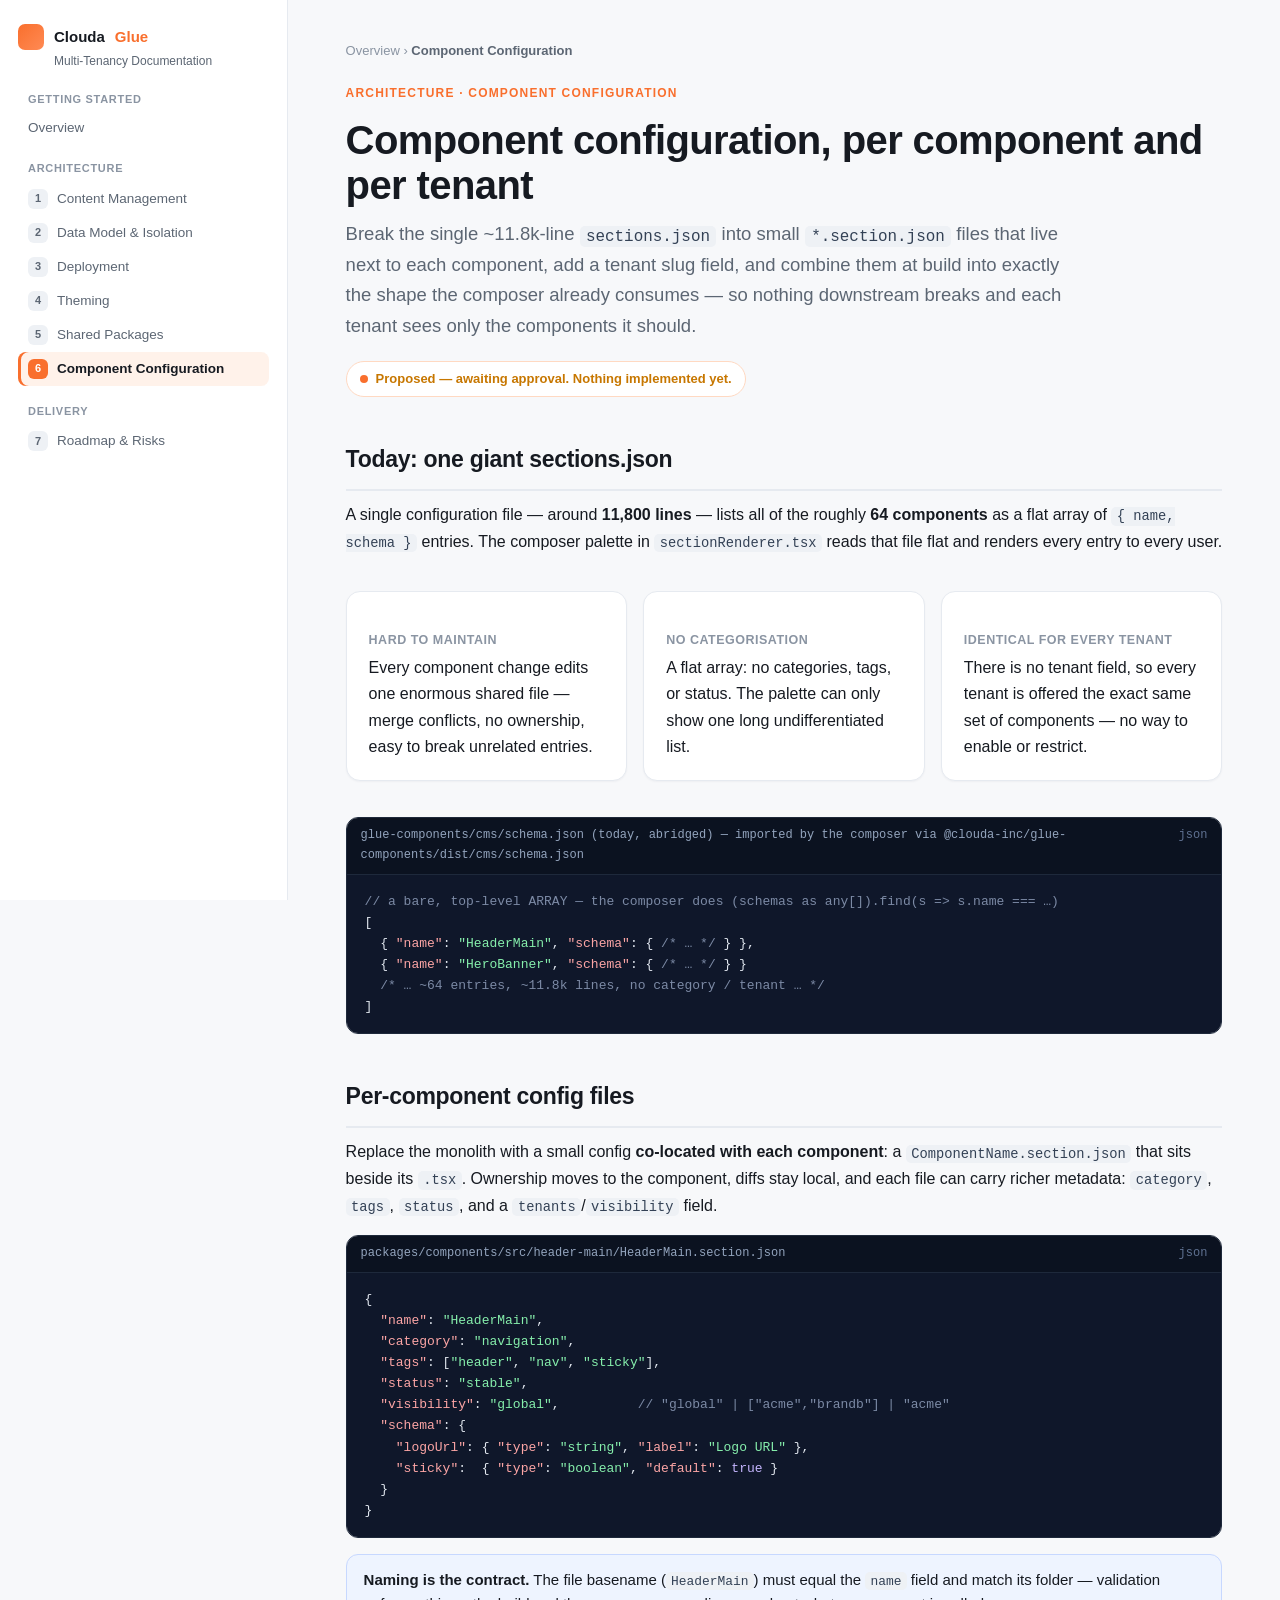
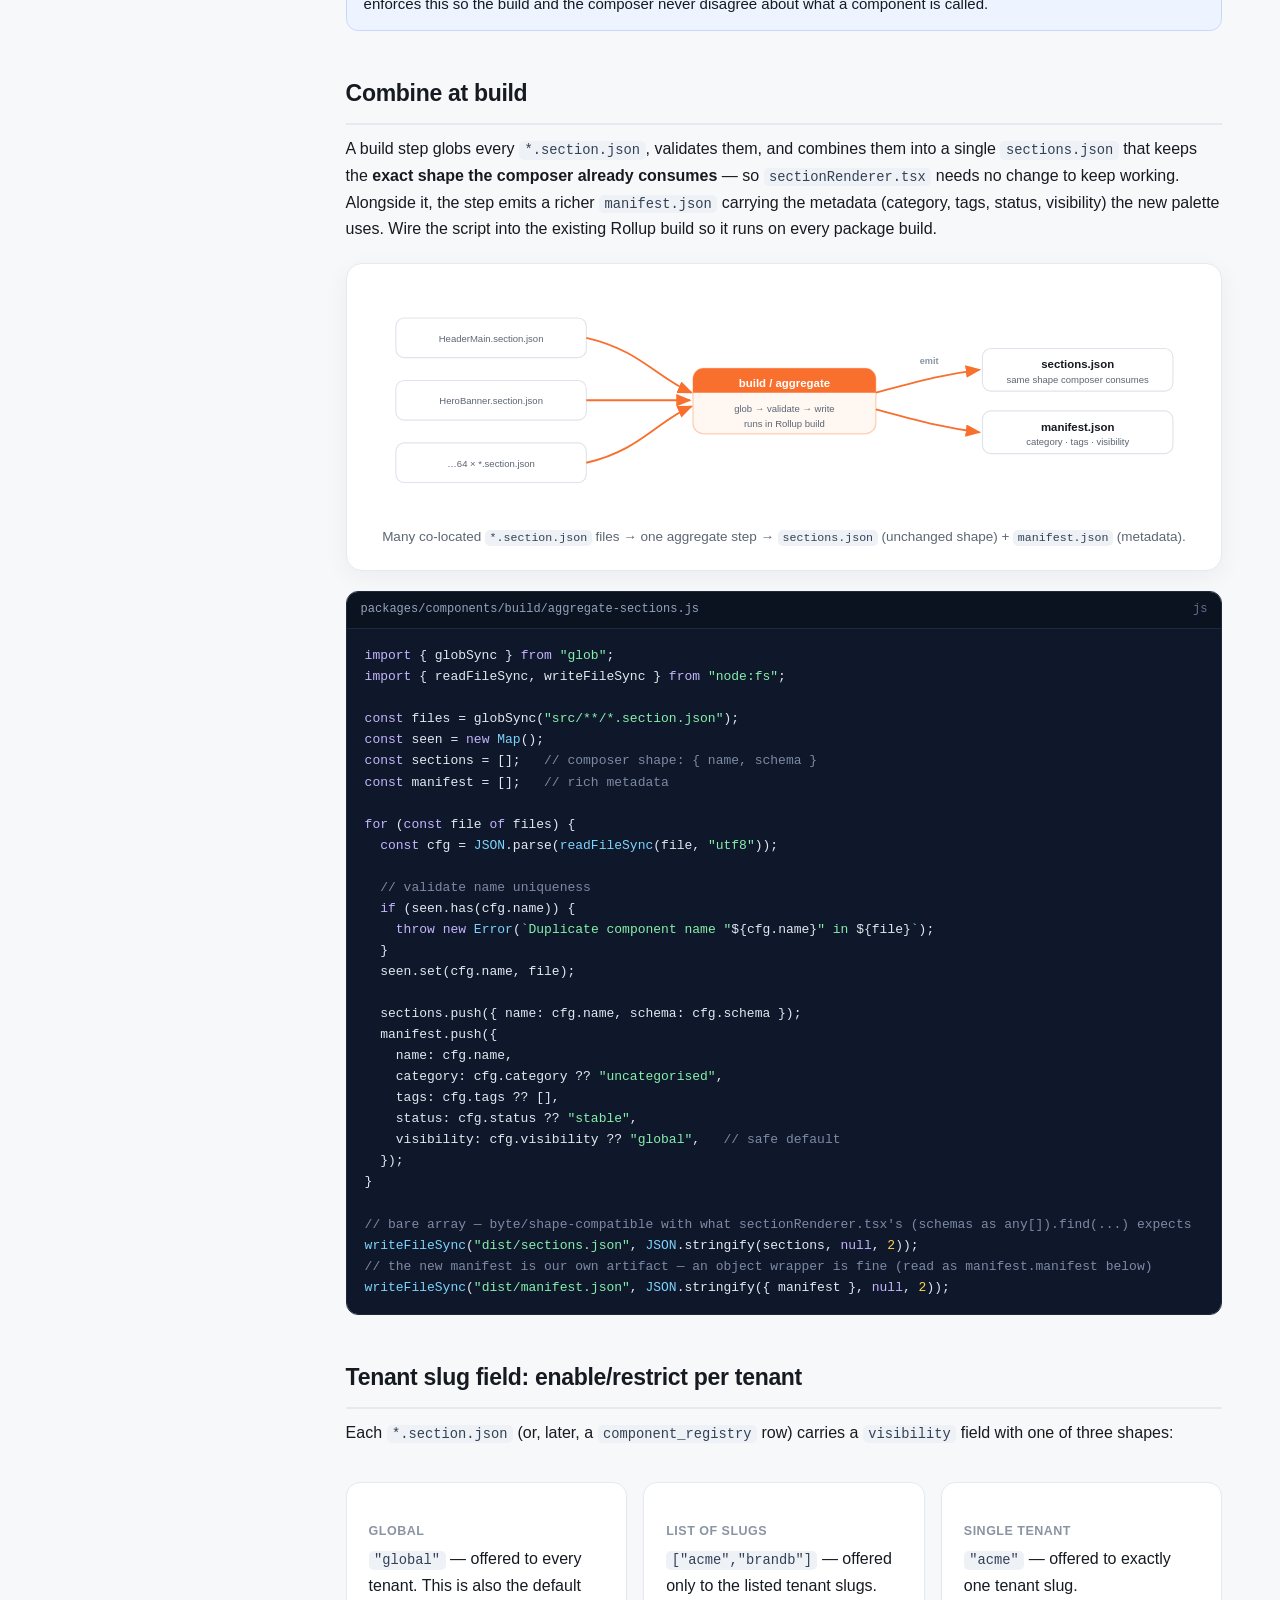
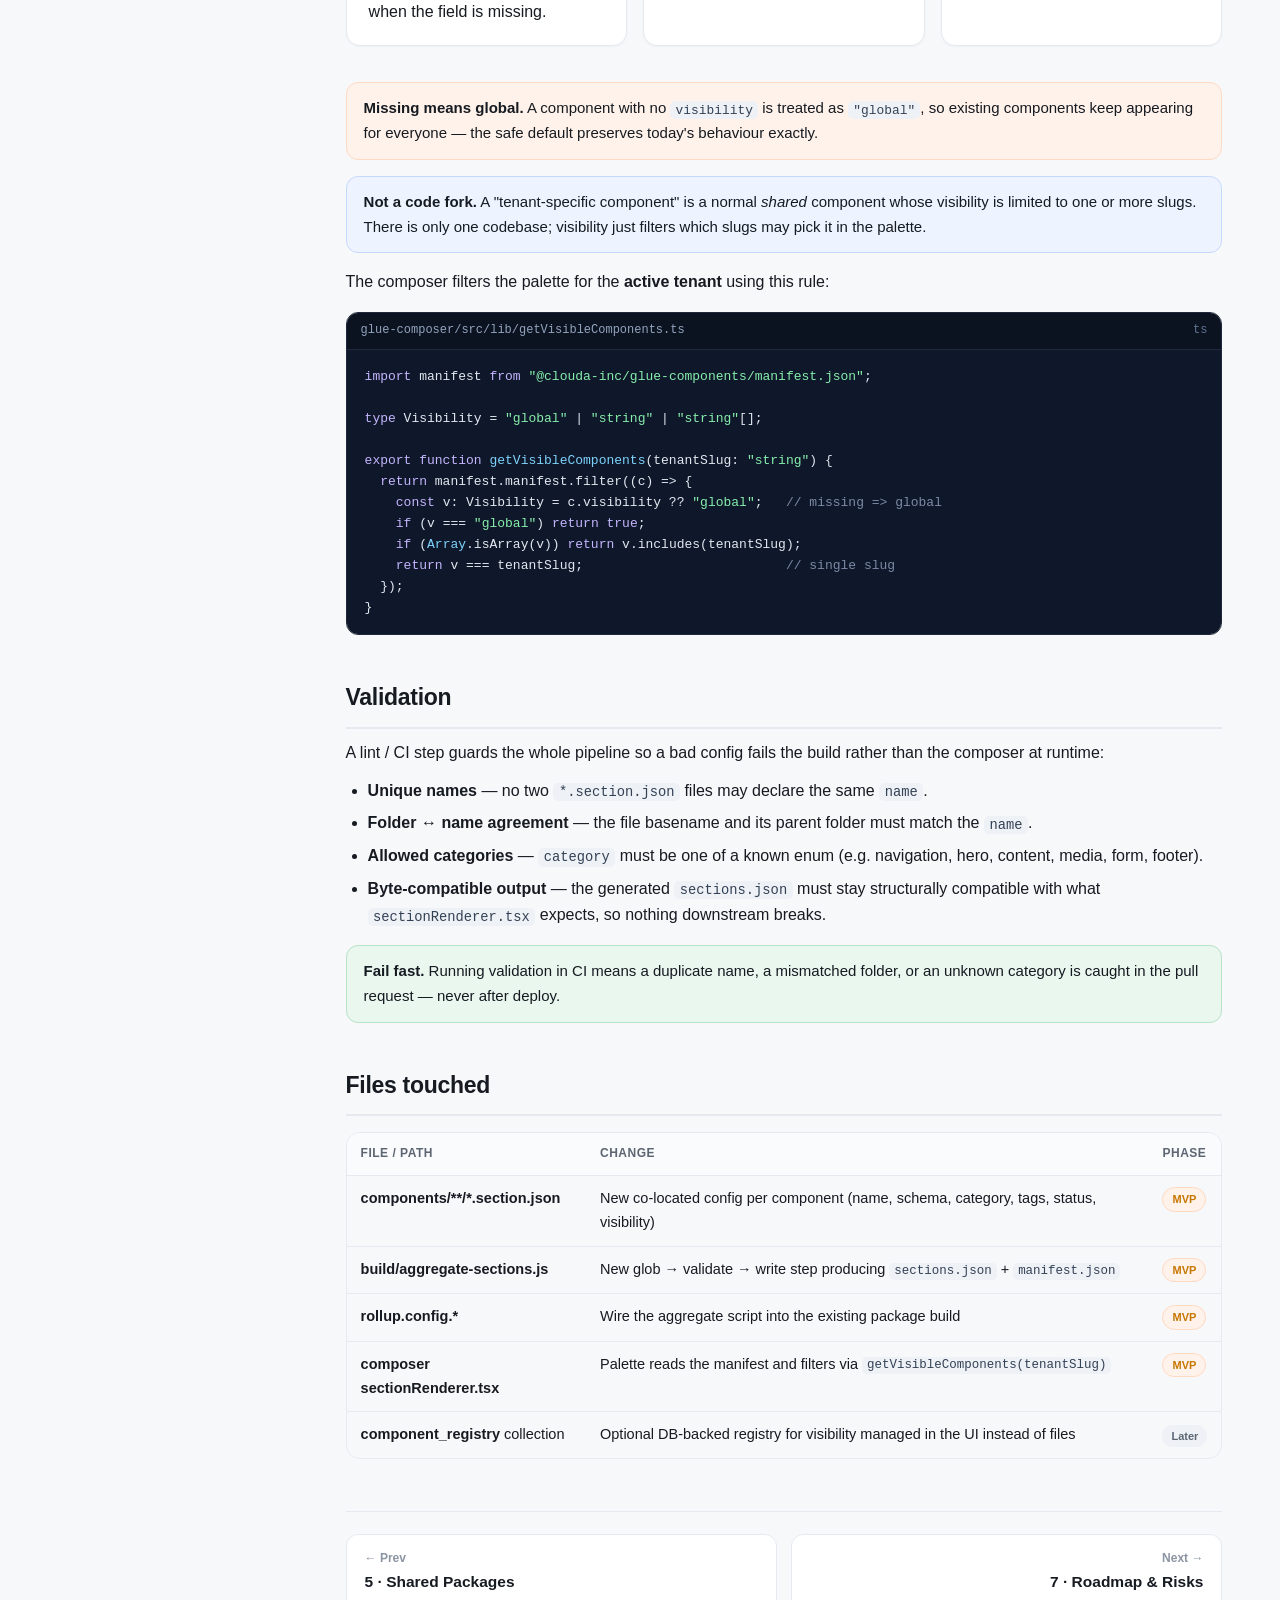
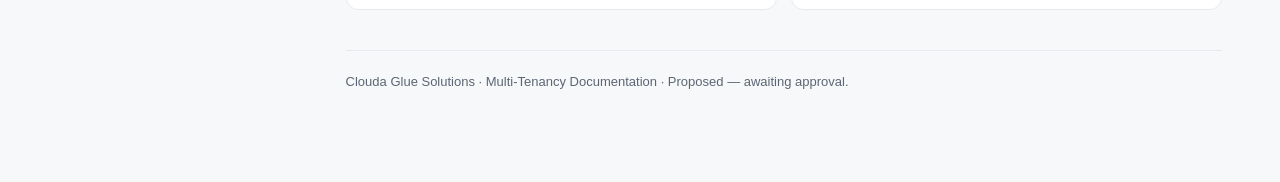
<file: component-config.html>
<!DOCTYPE html>
<html lang="en">
<head>
<meta charset="utf-8" />
<meta name="viewport" content="width=device-width, initial-scale=1" />
<title>Component Configuration · Multi-Tenancy Documentation · Clouda Glue</title>
<link rel="stylesheet" href="styles.css" />
</head>
<body>
<div class="layout">
  <nav class="sb">
    <div class="sb-brand"><span class="logo"></span>Clouda <span>Glue</span></div>
    <div class="sb-sub">Multi-Tenancy Documentation</div>
    <div class="sb-group">Getting started</div>
    <a href="index.html">Overview</a>
    <div class="sb-group">Architecture</div>
    <a href="content-management.html"><span class="num">1</span> Content Management</a>
    <a href="data-model.html"><span class="num">2</span> Data Model &amp; Isolation</a>
    <a href="deployment.html"><span class="num">3</span> Deployment</a>
    <a href="theming.html"><span class="num">4</span> Theming</a>
    <a href="shared-packages.html"><span class="num">5</span> Shared Packages</a>
    <a href="component-config.html" class="active"><span class="num">6</span> Component Configuration</a>
    <div class="sb-group">Delivery</div>
    <a href="roadmap.html"><span class="num">7</span> Roadmap &amp; Risks</a>
  </nav>

  <main class="content">
    <div class="crumbs"><a href="index.html">Overview</a> &rsaquo; <b>Component Configuration</b></div>
    <span class="eyebrow">Architecture · Component configuration</span>
    <h1>Component configuration, per component and per tenant</h1>
    <p class="lead">Break the single ~11.8k-line <code>sections.json</code> into small <code>*.section.json</code>
      files that live next to each component, add a tenant slug field, and combine them at build into exactly the
      shape the composer already consumes — so nothing downstream breaks and each tenant sees only the components it
      should.</p>
    <div class="status">Proposed — awaiting approval. Nothing implemented yet.</div>

    <h2>Today: one giant sections.json</h2>
    <p>A single configuration file — around <b>11,800 lines</b> — lists all of the roughly <b>64 components</b> as a
      flat array of <code>{ name, schema }</code> entries. The composer palette in
      <code>sectionRenderer.tsx</code> reads that file flat and renders every entry to every user.</p>
    <div class="grid c3">
      <div class="card"><h4>Hard to maintain</h4><p style="margin:2px 0 0">Every component change edits one enormous shared file — merge conflicts, no ownership, easy to break unrelated entries.</p></div>
      <div class="card"><h4>No categorisation</h4><p style="margin:2px 0 0">A flat array: no categories, tags, or status. The palette can only show one long undifferentiated list.</p></div>
      <div class="card"><h4>Identical for every tenant</h4><p style="margin:2px 0 0">There is no tenant field, so every tenant is offered the exact same set of components — no way to enable or restrict.</p></div>
    </div>
    <div class="code"><div class="label"><span>glue-components/cms/schema.json (today, abridged) — imported by the composer via @clouda-inc/glue-components/dist/cms/schema.json</span><span class="lang">json</span></div><pre><code><span class="c-cm">// a bare, top-level ARRAY — the composer does (schemas as any[]).find(s =&gt; s.name === …)</span>
[
  { <span class="c-at">"name"</span>: <span class="c-st">"HeaderMain"</span>, <span class="c-at">"schema"</span>: { <span class="c-cm">/* … */</span> } },
  { <span class="c-at">"name"</span>: <span class="c-st">"HeroBanner"</span>, <span class="c-at">"schema"</span>: { <span class="c-cm">/* … */</span> } }
  <span class="c-cm">/* … ~64 entries, ~11.8k lines, no category / tenant … */</span>
]</code></pre></div>

    <h2>Per-component config files</h2>
    <p>Replace the monolith with a small config <b>co-located with each component</b>: a
      <code>ComponentName.section.json</code> that sits beside its <code>.tsx</code>. Ownership moves to the
      component, diffs stay local, and each file can carry richer metadata: <code>category</code>, <code>tags</code>,
      <code>status</code>, and a <code>tenants</code>/<code>visibility</code> field.</p>
    <div class="code"><div class="label"><span>packages/components/src/header-main/HeaderMain.section.json</span><span class="lang">json</span></div><pre><code>{
  <span class="c-at">"name"</span>: <span class="c-st">"HeaderMain"</span>,
  <span class="c-at">"category"</span>: <span class="c-st">"navigation"</span>,
  <span class="c-at">"tags"</span>: [<span class="c-st">"header"</span>, <span class="c-st">"nav"</span>, <span class="c-st">"sticky"</span>],
  <span class="c-at">"status"</span>: <span class="c-st">"stable"</span>,
  <span class="c-at">"visibility"</span>: <span class="c-st">"global"</span>,          <span class="c-cm">// "global" | ["acme","brandb"] | "acme"</span>
  <span class="c-at">"schema"</span>: {
    <span class="c-at">"logoUrl"</span>: { <span class="c-at">"type"</span>: <span class="c-st">"string"</span>, <span class="c-at">"label"</span>: <span class="c-st">"Logo URL"</span> },
    <span class="c-at">"sticky"</span>:  { <span class="c-at">"type"</span>: <span class="c-st">"boolean"</span>, <span class="c-at">"default"</span>: <span class="c-kw">true</span> }
  }
}</code></pre></div>
    <div class="tip"><b>Naming is the contract.</b> The file basename (<code>HeaderMain</code>) must equal the
      <code>name</code> field and match its folder — validation enforces this so the build and the composer never
      disagree about what a component is called.</div>

    <h2>Combine at build</h2>
    <p>A build step globs every <code>*.section.json</code>, validates them, and combines them into a single
      <code>sections.json</code> that keeps the <b>exact shape the composer already consumes</b> — so
      <code>sectionRenderer.tsx</code> needs no change to keep working. Alongside it, the step emits a richer
      <code>manifest.json</code> carrying the metadata (category, tags, status, visibility) the new palette uses.
      Wire the script into the existing Rollup build so it runs on every package build.</p>

    <div class="diagram">
      <svg viewBox="0 0 1080 300" role="img" aria-label="Many per-component section.json files feed a build aggregate step, which emits one sections.json plus a manifest.json.">
        <defs>
          <marker id="arw" markerWidth="11" markerHeight="11" refX="7.5" refY="3.4" orient="auto"><path d="M0,0 L8.4,3.4 L0,6.8 Z" fill="#f96f2d"></path></marker>
          <style>
            .bx{fill:#fff;stroke:#dfe4ec;stroke-width:1.5}
            .hd{font:700 15px var(--sans,sans-serif);fill:#171a21}
            .hdw{font:700 15px var(--sans,sans-serif);fill:#fff}
            .sub{font:12.5px var(--sans,sans-serif);fill:#5c6673}
            .lbl{font:600 12px var(--sans,sans-serif);fill:#8a94a2}
            .flow{stroke:#f96f2d;stroke-width:2.4;fill:none}
          </style>
        </defs>

        <!-- source files -->
        <rect class="bx" x="30" y="42" width="250" height="52" rx="11"></rect>
        <text class="sub" x="155" y="73" text-anchor="middle">HeaderMain.section.json</text>
        <rect class="bx" x="30" y="124" width="250" height="52" rx="11"></rect>
        <text class="sub" x="155" y="155" text-anchor="middle">HeroBanner.section.json</text>
        <rect class="bx" x="30" y="206" width="250" height="52" rx="11"></rect>
        <text class="sub" x="155" y="237" text-anchor="middle">…64 × *.section.json</text>

        <!-- aggregate -->
        <rect x="420" y="108" width="240" height="86" rx="14" fill="#fff7f2" stroke="#ffcdb1" stroke-width="1.6"></rect>
        <path d="M434,108 h212 a14,14 0 0 1 14,14 v18 h-240 v-18 a14,14 0 0 1 14,-14 z" fill="#f96f2d"></path>
        <text class="hdw" x="540" y="132" text-anchor="middle">build / aggregate</text>
        <text class="sub" x="540" y="166" text-anchor="middle">glob → validate → write</text>
        <text class="sub" x="540" y="185" text-anchor="middle">runs in Rollup build</text>

        <!-- outputs -->
        <rect class="bx" x="800" y="82" width="250" height="56" rx="11"></rect>
        <text class="hd" x="925" y="108" text-anchor="middle">sections.json</text>
        <text class="sub" x="925" y="127" text-anchor="middle">same shape composer consumes</text>
        <rect class="bx" x="800" y="164" width="250" height="56" rx="11"></rect>
        <text class="hd" x="925" y="190" text-anchor="middle">manifest.json</text>
        <text class="sub" x="925" y="209" text-anchor="middle">category · tags · visibility</text>

        <!-- flows -->
        <path class="flow" d="M280,68 C350,84 372,120 418,140" marker-end="url(#arw)"></path>
        <path class="flow" d="M280,150 L416,150" marker-end="url(#arw)"></path>
        <path class="flow" d="M280,232 C350,216 372,178 418,158" marker-end="url(#arw)"></path>
        <path class="flow" d="M660,140 C720,124 748,116 796,110" marker-end="url(#arw)"></path>
        <path class="flow" d="M660,162 C720,178 748,186 796,192" marker-end="url(#arw)"></path>
        <text class="lbl" x="730" y="102" text-anchor="middle">emit</text>
      </svg>
      <div class="cap">Many co-located <code>*.section.json</code> files → one aggregate step → <code>sections.json</code> (unchanged shape) + <code>manifest.json</code> (metadata).</div>
    </div>

    <div class="code"><div class="label"><span>packages/components/build/aggregate-sections.js</span><span class="lang">js</span></div><pre><code><span class="c-kw">import</span> { globSync } <span class="c-kw">from</span> <span class="c-st">"glob"</span>;
<span class="c-kw">import</span> { readFileSync, writeFileSync } <span class="c-kw">from</span> <span class="c-st">"node:fs"</span>;

<span class="c-kw">const</span> files = globSync(<span class="c-st">"src/**/*.section.json"</span>);
<span class="c-kw">const</span> seen = <span class="c-kw">new</span> <span class="c-fn">Map</span>();
<span class="c-kw">const</span> sections = [];   <span class="c-cm">// composer shape: { name, schema }</span>
<span class="c-kw">const</span> manifest = [];   <span class="c-cm">// rich metadata</span>

<span class="c-kw">for</span> (<span class="c-kw">const</span> file <span class="c-kw">of</span> files) {
  <span class="c-kw">const</span> cfg = <span class="c-fn">JSON</span>.parse(<span class="c-fn">readFileSync</span>(file, <span class="c-st">"utf8"</span>));

  <span class="c-cm">// validate name uniqueness</span>
  <span class="c-kw">if</span> (seen.has(cfg.name)) {
    <span class="c-kw">throw</span> <span class="c-kw">new</span> <span class="c-fn">Error</span>(<span class="c-st">`Duplicate component name "</span>${cfg.name}<span class="c-st">" in </span>${file}<span class="c-st">`</span>);
  }
  seen.set(cfg.name, file);

  sections.push({ name: cfg.name, schema: cfg.schema });
  manifest.push({
    name: cfg.name,
    category: cfg.category ?? <span class="c-st">"uncategorised"</span>,
    tags: cfg.tags ?? [],
    status: cfg.status ?? <span class="c-st">"stable"</span>,
    visibility: cfg.visibility ?? <span class="c-st">"global"</span>,   <span class="c-cm">// safe default</span>
  });
}

<span class="c-cm">// bare array — byte/shape-compatible with what sectionRenderer.tsx's (schemas as any[]).find(...) expects</span>
<span class="c-fn">writeFileSync</span>(<span class="c-st">"dist/sections.json"</span>, <span class="c-fn">JSON</span>.stringify(sections, <span class="c-kw">null</span>, <span class="c-nm">2</span>));
<span class="c-cm">// the new manifest is our own artifact — an object wrapper is fine (read as manifest.manifest below)</span>
<span class="c-fn">writeFileSync</span>(<span class="c-st">"dist/manifest.json"</span>, <span class="c-fn">JSON</span>.stringify({ manifest }, <span class="c-kw">null</span>, <span class="c-nm">2</span>));</code></pre></div>

    <h2>Tenant slug field: enable/restrict per tenant</h2>
    <p>Each <code>*.section.json</code> (or, later, a <code>component_registry</code> row) carries a
      <code>visibility</code> field with one of three shapes:</p>
    <div class="grid c3">
      <div class="card"><h4>Global</h4><p style="margin:2px 0 0"><code>"global"</code> — offered to every tenant. This is also the default when the field is missing.</p></div>
      <div class="card"><h4>List of slugs</h4><p style="margin:2px 0 0"><code>["acme","brandb"]</code> — offered only to the listed tenant slugs.</p></div>
      <div class="card"><h4>Single tenant</h4><p style="margin:2px 0 0"><code>"acme"</code> — offered to exactly one tenant slug.</p></div>
    </div>
    <div class="note"><b>Missing means global.</b> A component with no <code>visibility</code> is treated as
      <code>"global"</code>, so existing components keep appearing for everyone — the safe default preserves
      today's behaviour exactly.</div>
    <div class="tip"><b>Not a code fork.</b> A "tenant-specific component" is a normal <i>shared</i> component whose
      visibility is limited to one or more slugs. There is only one codebase; visibility just filters which slugs may
      pick it in the palette.</div>
    <p>The composer filters the palette for the <b>active tenant</b> using this rule:</p>
    <div class="code"><div class="label"><span>glue-composer/src/lib/getVisibleComponents.ts</span><span class="lang">ts</span></div><pre><code><span class="c-kw">import</span> manifest <span class="c-kw">from</span> <span class="c-st">"@clouda-inc/glue-components/manifest.json"</span>;

<span class="c-kw">type</span> Visibility = <span class="c-st">"global"</span> | <span class="c-st">"string"</span> | <span class="c-st">"string"</span>[];

<span class="c-kw">export function</span> <span class="c-fn">getVisibleComponents</span>(tenantSlug: <span class="c-st">"string"</span>) {
  <span class="c-kw">return</span> manifest.manifest.filter((c) =&gt; {
    <span class="c-kw">const</span> v: Visibility = c.visibility ?? <span class="c-st">"global"</span>;   <span class="c-cm">// missing =&gt; global</span>
    <span class="c-kw">if</span> (v === <span class="c-st">"global"</span>) <span class="c-kw">return</span> <span class="c-kw">true</span>;
    <span class="c-kw">if</span> (<span class="c-fn">Array</span>.isArray(v)) <span class="c-kw">return</span> v.includes(tenantSlug);
    <span class="c-kw">return</span> v === tenantSlug;                          <span class="c-cm">// single slug</span>
  });
}</code></pre></div>

    <h2>Validation</h2>
    <p>A lint / CI step guards the whole pipeline so a bad config fails the build rather than the composer at runtime:</p>
    <ul>
      <li><b>Unique names</b> — no two <code>*.section.json</code> files may declare the same <code>name</code>.</li>
      <li><b>Folder ↔ name agreement</b> — the file basename and its parent folder must match the <code>name</code>.</li>
      <li><b>Allowed categories</b> — <code>category</code> must be one of a known enum (e.g. navigation, hero, content, media, form, footer).</li>
      <li><b>Byte-compatible output</b> — the generated <code>sections.json</code> must stay structurally compatible with what <code>sectionRenderer.tsx</code> expects, so nothing downstream breaks.</li>
    </ul>
    <div class="ok"><b>Fail fast.</b> Running validation in CI means a duplicate name, a mismatched folder, or an
      unknown category is caught in the pull request — never after deploy.</div>

    <h2>Files touched</h2>
    <div class="tablewrap">
      <table>
        <tr><th>File / path</th><th>Change</th><th>Phase</th></tr>
        <tr><td><span class="pick">components/**/*.section.json</span></td><td>New co-located config per component (name, schema, category, tags, status, visibility)</td><td><span class="badge mvp">MVP</span></td></tr>
        <tr><td><span class="pick">build/aggregate-sections.js</span></td><td>New glob → validate → write step producing <code>sections.json</code> + <code>manifest.json</code></td><td><span class="badge mvp">MVP</span></td></tr>
        <tr><td><span class="pick">rollup.config.*</span></td><td>Wire the aggregate script into the existing package build</td><td><span class="badge mvp">MVP</span></td></tr>
        <tr><td><span class="pick">composer sectionRenderer.tsx</span></td><td>Palette reads the manifest and filters via <code>getVisibleComponents(tenantSlug)</code></td><td><span class="badge mvp">MVP</span></td></tr>
        <tr><td><span class="pick">component_registry</span> collection</td><td>Optional DB-backed registry for visibility managed in the UI instead of files</td><td><span class="badge later">Later</span></td></tr>
      </table>
    </div>

    <div class="pagenav"><a class="prev" href="shared-packages.html"><div class="dir">&larr; Prev</div><div class="ttl">5 &middot; Shared Packages</div></a><a class="next" href="roadmap.html"><div class="dir">Next &rarr;</div><div class="ttl">7 &middot; Roadmap &amp; Risks</div></a></div>
    <div class="footer">Clouda Glue Solutions &middot; Multi-Tenancy Documentation &middot; Proposed &mdash; awaiting approval.</div>
  </main>
</div>
</body>
</html>
</file>
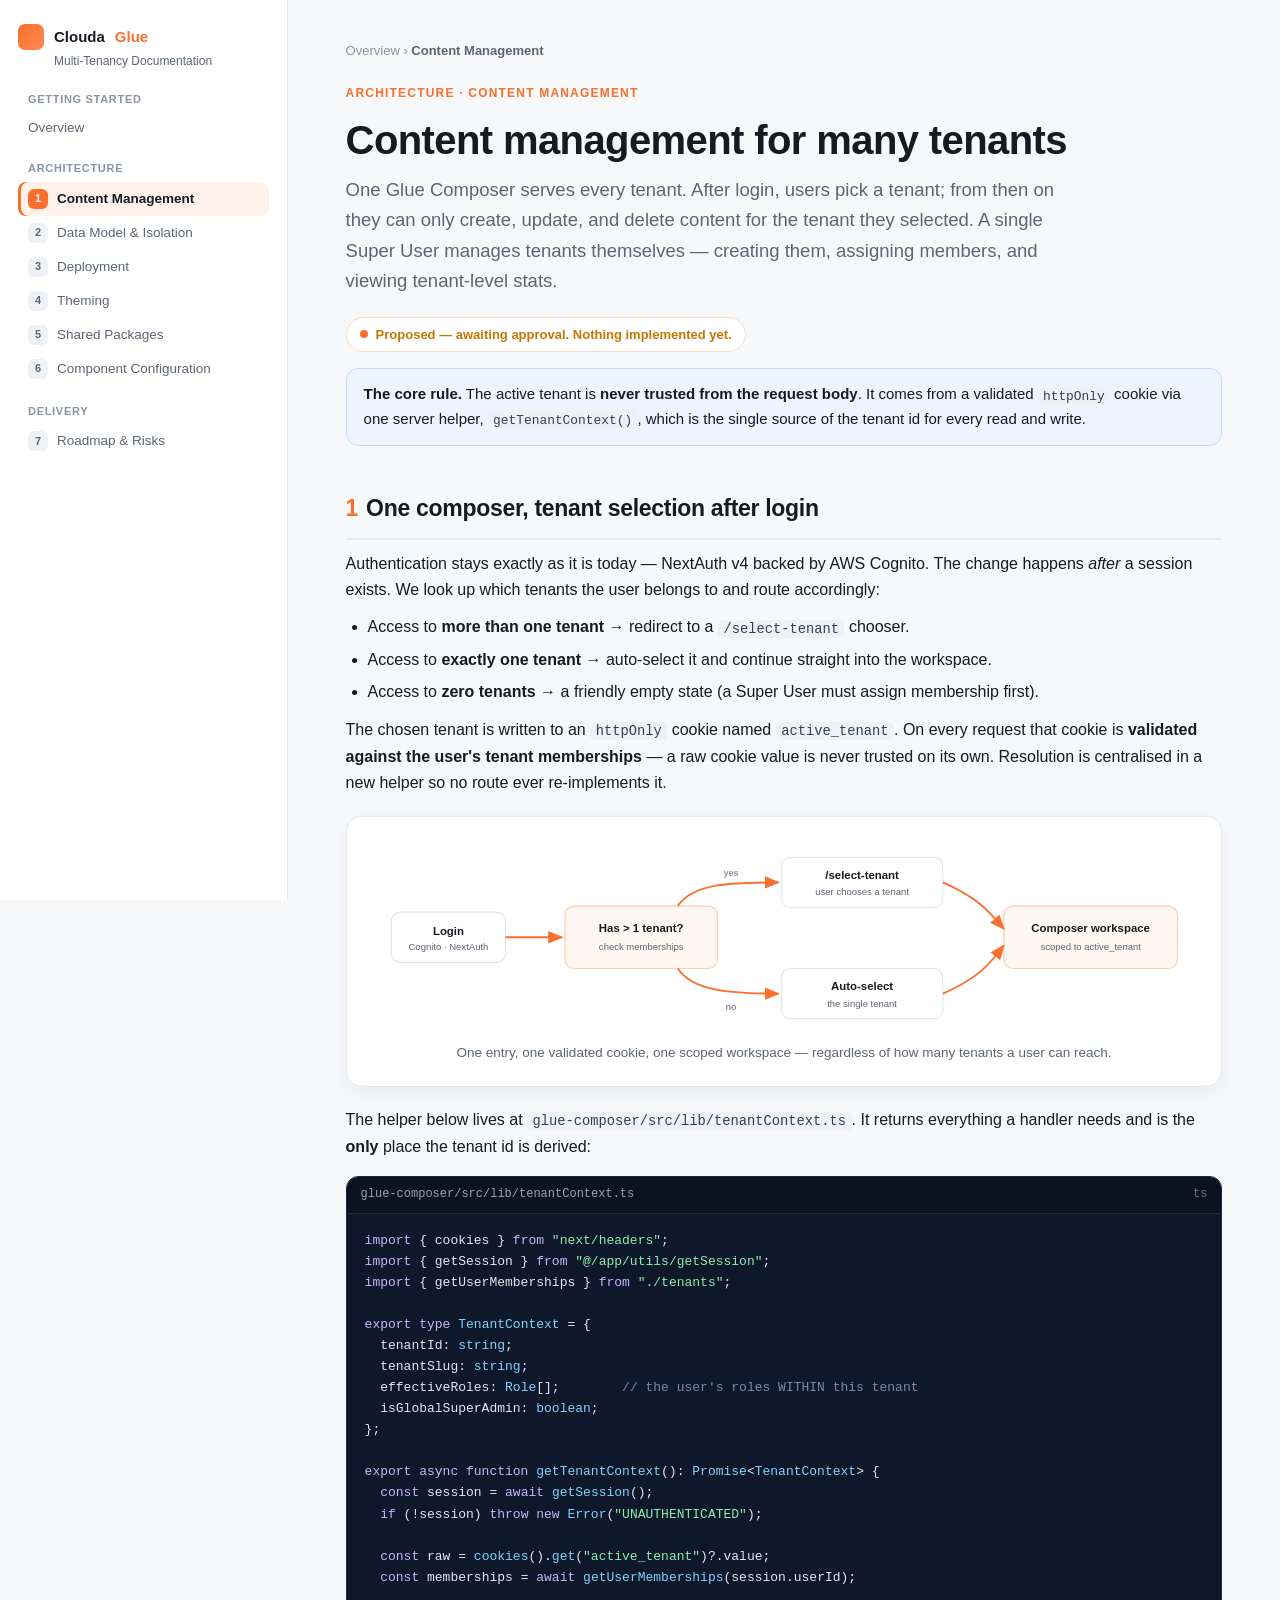
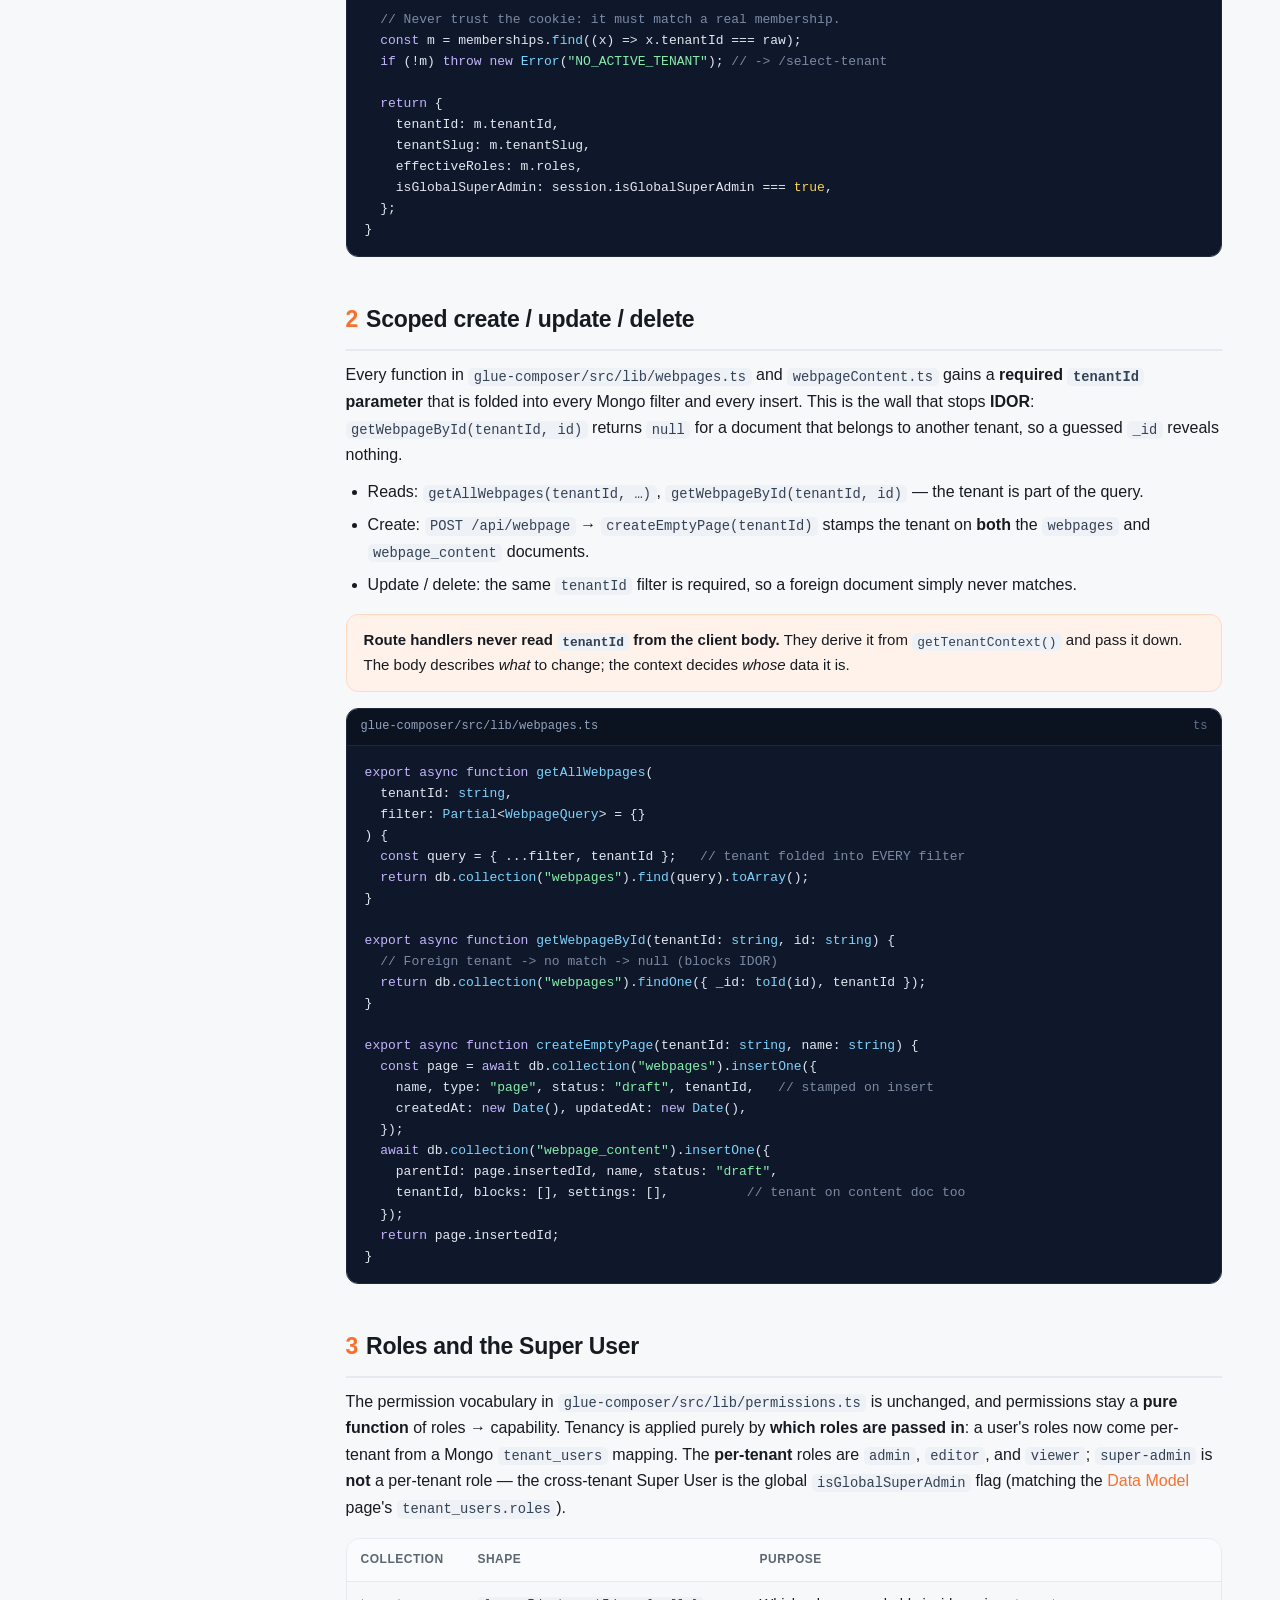
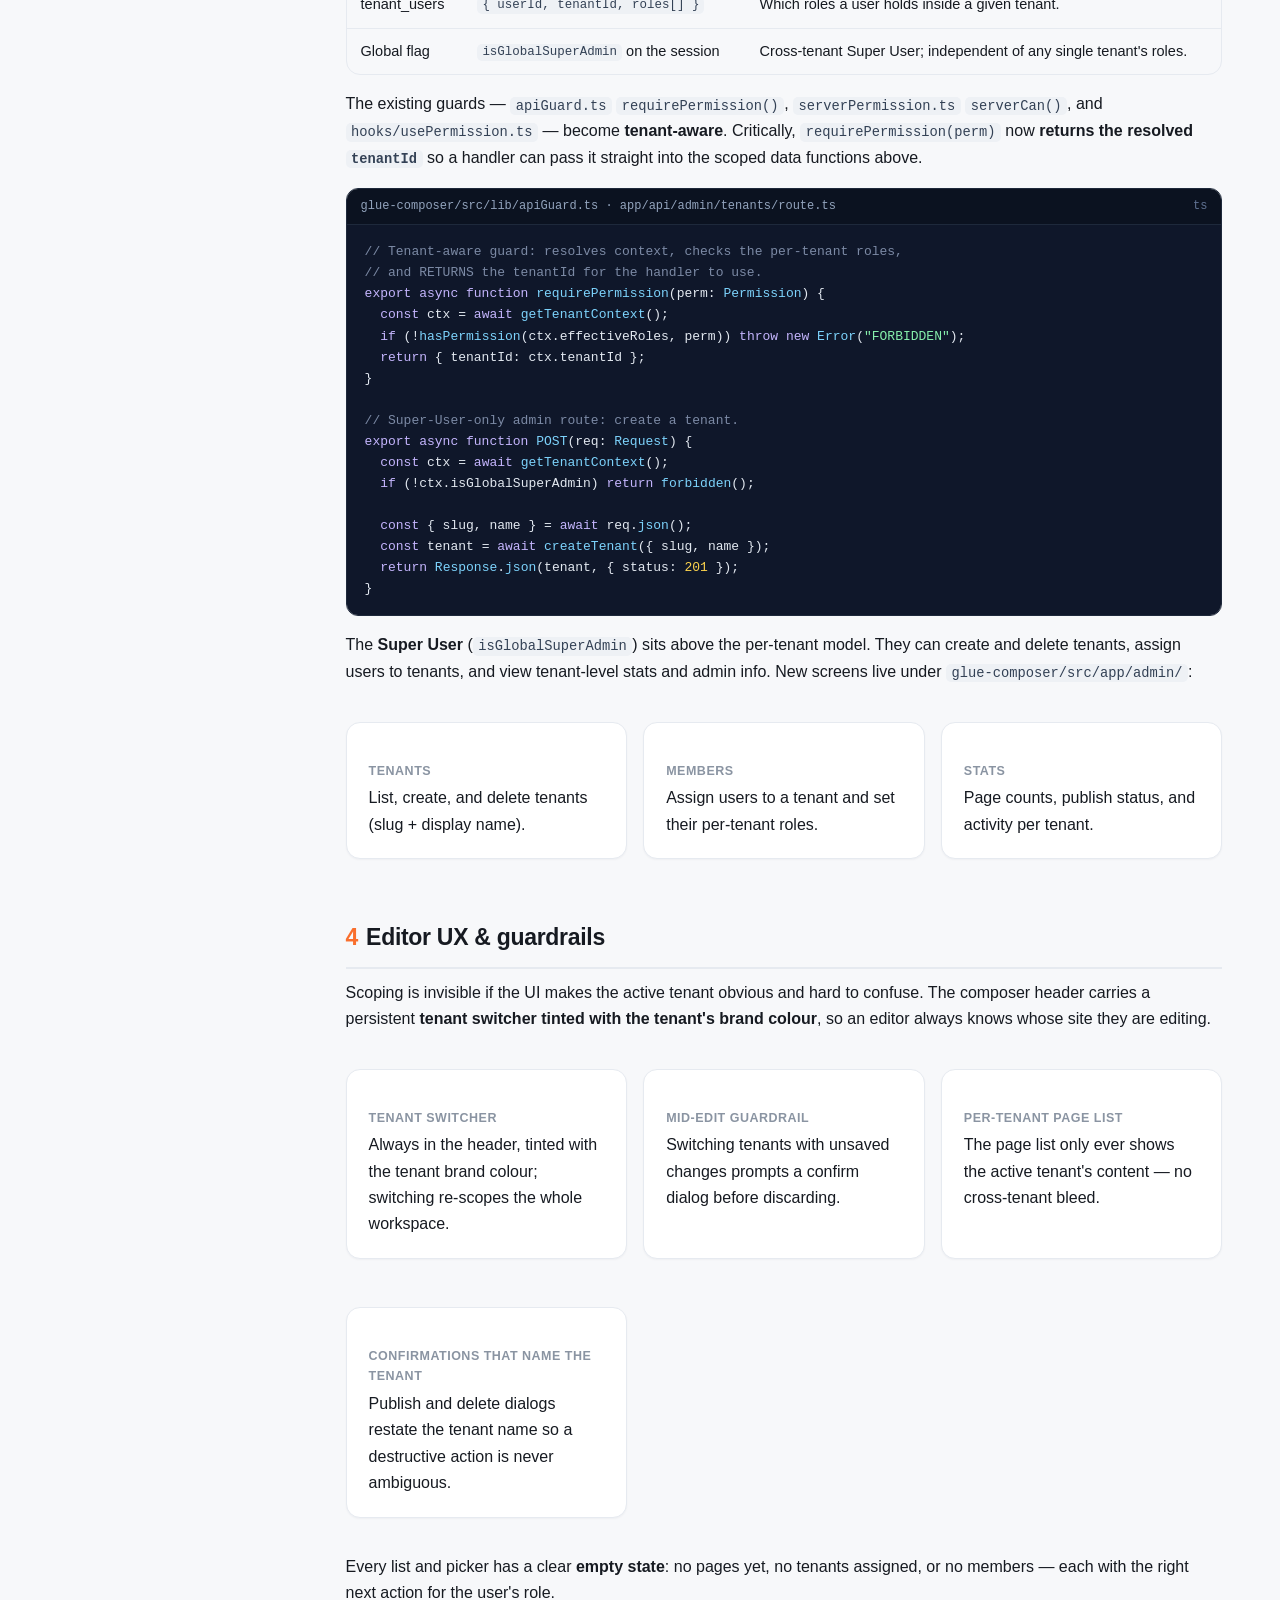
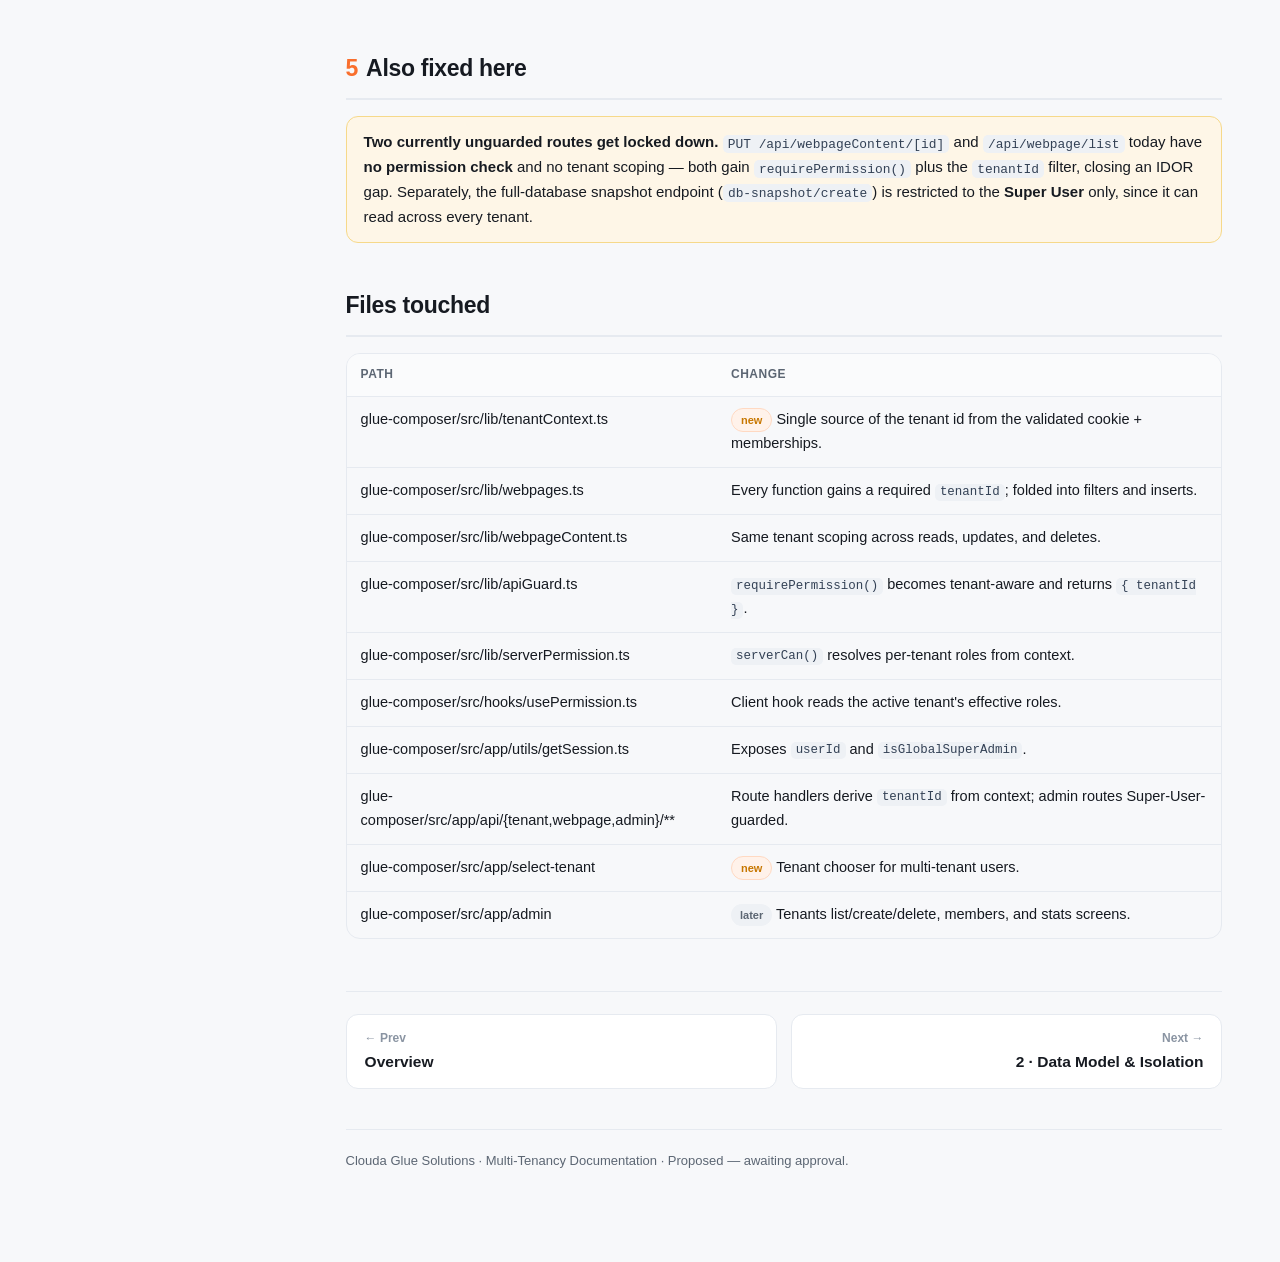
<file: content-management.html>
<!DOCTYPE html>
<html lang="en">
<head>
<meta charset="utf-8" />
<meta name="viewport" content="width=device-width, initial-scale=1" />
<title>Content Management · Multi-Tenancy Documentation · Clouda Glue</title>
<link rel="stylesheet" href="styles.css" />
</head>
<body>
<div class="layout">
  <nav class="sb">
    <div class="sb-brand"><span class="logo"></span>Clouda <span>Glue</span></div>
    <div class="sb-sub">Multi-Tenancy Documentation</div>
    <div class="sb-group">Getting started</div>
    <a href="index.html">Overview</a>
    <div class="sb-group">Architecture</div>
    <a href="content-management.html" class="active"><span class="num">1</span> Content Management</a>
    <a href="data-model.html"><span class="num">2</span> Data Model &amp; Isolation</a>
    <a href="deployment.html"><span class="num">3</span> Deployment</a>
    <a href="theming.html"><span class="num">4</span> Theming</a>
    <a href="shared-packages.html"><span class="num">5</span> Shared Packages</a>
    <a href="component-config.html"><span class="num">6</span> Component Configuration</a>
    <div class="sb-group">Delivery</div>
    <a href="roadmap.html"><span class="num">7</span> Roadmap &amp; Risks</a>
  </nav>

  <main class="content">
    <div class="crumbs"><a href="index.html">Overview</a> &rsaquo; <b>Content Management</b></div>
    <span class="eyebrow">Architecture · Content Management</span>
    <h1>Content management for many tenants</h1>
    <p class="lead">One Glue Composer serves every tenant. After login, users pick a tenant; from then on they can only
      create, update, and delete content for the tenant they selected. A single Super User manages tenants themselves —
      creating them, assigning members, and viewing tenant-level stats.</p>
    <div class="status">Proposed — awaiting approval. Nothing implemented yet.</div>

    <div class="tip"><b>The core rule.</b> The active tenant is <b>never trusted from the request body</b>. It comes from a
      validated <code>httpOnly</code> cookie via one server helper, <code>getTenantContext()</code>, which is the single
      source of the tenant id for every read and write.</div>

    <h2><span class="n">1</span>One composer, tenant selection after login</h2>
    <p>Authentication stays exactly as it is today — NextAuth v4 backed by AWS Cognito. The change happens
      <em>after</em> a session exists. We look up which tenants the user belongs to and route accordingly:</p>
    <ul>
      <li>Access to <b>more than one tenant</b> &rarr; redirect to a <code>/select-tenant</code> chooser.</li>
      <li>Access to <b>exactly one tenant</b> &rarr; auto-select it and continue straight into the workspace.</li>
      <li>Access to <b>zero tenants</b> &rarr; a friendly empty state (a Super User must assign membership first).</li>
    </ul>
    <p>The chosen tenant is written to an <code>httpOnly</code> cookie named <code>active_tenant</code>. On every request
      that cookie is <b>validated against the user's tenant memberships</b> — a raw cookie value is never trusted on its
      own. Resolution is centralised in a new helper so no route ever re-implements it.</p>

    <div class="diagram">
      <svg viewBox="0 0 1080 250" role="img" aria-label="Flow: Login leads to a check for more than one tenant. If yes, the user is sent to slash select-tenant to choose. If exactly one, it is auto-selected. Either way the result is a composer workspace scoped to the chosen tenant.">
        <defs>
          <marker id="arw" markerWidth="11" markerHeight="11" refX="7.5" refY="3.4" orient="auto"><path d="M0,0 L8.4,3.4 L0,6.8 Z" fill="#f96f2d"></path></marker>
          <style>
            .bx{fill:#fff;stroke:#dfe4ec;stroke-width:1.5}
            .bxo{fill:#fff7f2;stroke:#ffcdb1;stroke-width:1.6}
            .hd{font:700 15px var(--sans,sans-serif);fill:#171a21}
            .sub{font:12.5px var(--sans,sans-serif);fill:#5c6673}
            .lbl{font:600 12px var(--sans,sans-serif);fill:#8a94a2}
            .flow{stroke:#f96f2d;stroke-width:2.4;fill:none}
          </style>
        </defs>

        <rect class="bx" x="24" y="96" width="150" height="66" rx="12"></rect>
        <text class="hd" x="99" y="126" text-anchor="middle">Login</text>
        <text class="sub" x="99" y="146" text-anchor="middle">Cognito · NextAuth</text>

        <rect class="bxo" x="252" y="88" width="200" height="82" rx="12"></rect>
        <text class="hd" x="352" y="122" text-anchor="middle">Has &gt; 1 tenant?</text>
        <text class="sub" x="352" y="146" text-anchor="middle">check memberships</text>

        <rect class="bx" x="536" y="24" width="212" height="66" rx="12"></rect>
        <text class="hd" x="642" y="52" text-anchor="middle">/select-tenant</text>
        <text class="sub" x="642" y="74" text-anchor="middle">user chooses a tenant</text>

        <rect class="bx" x="536" y="170" width="212" height="66" rx="12"></rect>
        <text class="hd" x="642" y="198" text-anchor="middle">Auto-select</text>
        <text class="sub" x="642" y="220" text-anchor="middle">the single tenant</text>

        <rect class="bxo" x="828" y="88" width="228" height="82" rx="12"></rect>
        <text class="hd" x="942" y="122" text-anchor="middle">Composer workspace</text>
        <text class="sub" x="942" y="146" text-anchor="middle">scoped to active_tenant</text>

        <path class="flow" d="M174,129 L248,129" marker-end="url(#arw)"></path>
        <path class="flow" d="M400,88 C420,58 470,57 532,57" marker-end="url(#arw)"></path>
        <text class="lbl" x="470" y="48" text-anchor="middle">yes</text>
        <path class="flow" d="M400,170 C420,200 470,203 532,203" marker-end="url(#arw)"></path>
        <text class="lbl" x="470" y="224" text-anchor="middle">no</text>
        <path class="flow" d="M748,57 C800,80 812,100 828,118" marker-end="url(#arw)"></path>
        <path class="flow" d="M748,203 C800,180 812,160 828,140" marker-end="url(#arw)"></path>
      </svg>
      <div class="cap">One entry, one validated cookie, one scoped workspace — regardless of how many tenants a user can reach.</div>
    </div>

    <p>The helper below lives at <code>glue-composer/src/lib/tenantContext.ts</code>. It returns everything a handler
      needs and is the <b>only</b> place the tenant id is derived:</p>

    <div class="code"><div class="label"><span>glue-composer/src/lib/tenantContext.ts</span><span class="lang">ts</span></div><pre><code><span class="c-kw">import</span> { cookies } <span class="c-kw">from</span> <span class="c-st">"next/headers"</span>;
<span class="c-kw">import</span> { getSession } <span class="c-kw">from</span> <span class="c-st">"@/app/utils/getSession"</span>;
<span class="c-kw">import</span> { getUserMemberships } <span class="c-kw">from</span> <span class="c-st">"./tenants"</span>;

<span class="c-kw">export type</span> <span class="c-fn">TenantContext</span> = {
  tenantId: <span class="c-fn">string</span>;
  tenantSlug: <span class="c-fn">string</span>;
  effectiveRoles: <span class="c-fn">Role</span>[];        <span class="c-cm">// the user's roles WITHIN this tenant</span>
  isGlobalSuperAdmin: <span class="c-fn">boolean</span>;
};

<span class="c-kw">export async function</span> <span class="c-fn">getTenantContext</span>(): <span class="c-fn">Promise</span>&lt;<span class="c-fn">TenantContext</span>&gt; {
  <span class="c-kw">const</span> session = <span class="c-kw">await</span> <span class="c-fn">getSession</span>();
  <span class="c-kw">if</span> (!session) <span class="c-kw">throw new</span> <span class="c-fn">Error</span>(<span class="c-st">"UNAUTHENTICATED"</span>);

  <span class="c-kw">const</span> raw = <span class="c-fn">cookies</span>().<span class="c-fn">get</span>(<span class="c-st">"active_tenant"</span>)?.value;
  <span class="c-kw">const</span> memberships = <span class="c-kw">await</span> <span class="c-fn">getUserMemberships</span>(session.userId);

  <span class="c-cm">// Never trust the cookie: it must match a real membership.</span>
  <span class="c-kw">const</span> m = memberships.<span class="c-fn">find</span>((x) =&gt; x.tenantId === raw);
  <span class="c-kw">if</span> (!m) <span class="c-kw">throw new</span> <span class="c-fn">Error</span>(<span class="c-st">"NO_ACTIVE_TENANT"</span>); <span class="c-cm">// -&gt; /select-tenant</span>

  <span class="c-kw">return</span> {
    tenantId: m.tenantId,
    tenantSlug: m.tenantSlug,
    effectiveRoles: m.roles,
    isGlobalSuperAdmin: session.isGlobalSuperAdmin === <span class="c-nm">true</span>,
  };
}</code></pre></div>

    <h2><span class="n">2</span>Scoped create / update / delete</h2>
    <p>Every function in <code>glue-composer/src/lib/webpages.ts</code> and <code>webpageContent.ts</code> gains a
      <b>required <code>tenantId</code> parameter</b> that is folded into every Mongo filter and every insert. This is the
      wall that stops <b>IDOR</b>: <code>getWebpageById(tenantId, id)</code> returns <code>null</code> for a document that
      belongs to another tenant, so a guessed <code>_id</code> reveals nothing.</p>
    <ul>
      <li>Reads: <code>getAllWebpages(tenantId, …)</code>, <code>getWebpageById(tenantId, id)</code> — the tenant is part of the query.</li>
      <li>Create: <code>POST /api/webpage</code> &rarr; <code>createEmptyPage(tenantId)</code> stamps the tenant on
        <b>both</b> the <code>webpages</code> and <code>webpage_content</code> documents.</li>
      <li>Update / delete: the same <code>tenantId</code> filter is required, so a foreign document simply never matches.</li>
    </ul>
    <div class="note"><b>Route handlers never read <code>tenantId</code> from the client body.</b> They derive it from
      <code>getTenantContext()</code> and pass it down. The body describes <em>what</em> to change; the context decides
      <em>whose</em> data it is.</div>

    <div class="code"><div class="label"><span>glue-composer/src/lib/webpages.ts</span><span class="lang">ts</span></div><pre><code><span class="c-kw">export async function</span> <span class="c-fn">getAllWebpages</span>(
  tenantId: <span class="c-fn">string</span>,
  filter: <span class="c-fn">Partial</span>&lt;<span class="c-fn">WebpageQuery</span>&gt; = {}
) {
  <span class="c-kw">const</span> query = { ...filter, tenantId };   <span class="c-cm">// tenant folded into EVERY filter</span>
  <span class="c-kw">return</span> db.<span class="c-fn">collection</span>(<span class="c-st">"webpages"</span>).<span class="c-fn">find</span>(query).<span class="c-fn">toArray</span>();
}

<span class="c-kw">export async function</span> <span class="c-fn">getWebpageById</span>(tenantId: <span class="c-fn">string</span>, id: <span class="c-fn">string</span>) {
  <span class="c-cm">// Foreign tenant -&gt; no match -&gt; null (blocks IDOR)</span>
  <span class="c-kw">return</span> db.<span class="c-fn">collection</span>(<span class="c-st">"webpages"</span>).<span class="c-fn">findOne</span>({ _id: <span class="c-fn">toId</span>(id), tenantId });
}

<span class="c-kw">export async function</span> <span class="c-fn">createEmptyPage</span>(tenantId: <span class="c-fn">string</span>, name: <span class="c-fn">string</span>) {
  <span class="c-kw">const</span> page = <span class="c-kw">await</span> db.<span class="c-fn">collection</span>(<span class="c-st">"webpages"</span>).<span class="c-fn">insertOne</span>({
    name, type: <span class="c-st">"page"</span>, status: <span class="c-st">"draft"</span>, tenantId,   <span class="c-cm">// stamped on insert</span>
    createdAt: <span class="c-kw">new</span> <span class="c-fn">Date</span>(), updatedAt: <span class="c-kw">new</span> <span class="c-fn">Date</span>(),
  });
  <span class="c-kw">await</span> db.<span class="c-fn">collection</span>(<span class="c-st">"webpage_content"</span>).<span class="c-fn">insertOne</span>({
    parentId: page.insertedId, name, status: <span class="c-st">"draft"</span>,
    tenantId, blocks: [], settings: [],          <span class="c-cm">// tenant on content doc too</span>
  });
  <span class="c-kw">return</span> page.insertedId;
}</code></pre></div>

    <h2><span class="n">3</span>Roles and the Super User</h2>
    <p>The permission vocabulary in <code>glue-composer/src/lib/permissions.ts</code> is unchanged, and permissions
      stay a <b>pure function</b> of roles &rarr; capability. Tenancy is applied purely by <b>which roles are passed
      in</b>: a user's roles now come per-tenant from a Mongo <code>tenant_users</code> mapping. The <b>per-tenant</b>
      roles are <code>admin</code>, <code>editor</code>, and <code>viewer</code>; <code>super-admin</code> is <b>not</b>
      a per-tenant role — the cross-tenant Super User is the global <code>isGlobalSuperAdmin</code> flag (matching the
      <a href="data-model.html">Data Model</a> page's <code>tenant_users.roles</code>).</p>

    <div class="tablewrap"><table>
      <thead><tr><th>Collection</th><th>Shape</th><th>Purpose</th></tr></thead>
      <tbody>
        <tr><td class="pick">tenant_users</td><td><code>{ userId, tenantId, roles[] }</code></td><td>Which roles a user holds inside a given tenant.</td></tr>
        <tr><td class="pick">Global flag</td><td><code>isGlobalSuperAdmin</code> on the session</td><td>Cross-tenant Super User; independent of any single tenant's roles.</td></tr>
      </tbody>
    </table></div>

    <p>The existing guards — <code>apiGuard.ts</code> <code>requirePermission()</code>,
      <code>serverPermission.ts</code> <code>serverCan()</code>, and <code>hooks/usePermission.ts</code> — become
      <b>tenant-aware</b>. Critically, <code>requirePermission(perm)</code> now <b>returns the resolved
      <code>tenantId</code></b> so a handler can pass it straight into the scoped data functions above.</p>

    <div class="code"><div class="label"><span>glue-composer/src/lib/apiGuard.ts &middot; app/api/admin/tenants/route.ts</span><span class="lang">ts</span></div><pre><code><span class="c-cm">// Tenant-aware guard: resolves context, checks the per-tenant roles,</span>
<span class="c-cm">// and RETURNS the tenantId for the handler to use.</span>
<span class="c-kw">export async function</span> <span class="c-fn">requirePermission</span>(perm: <span class="c-fn">Permission</span>) {
  <span class="c-kw">const</span> ctx = <span class="c-kw">await</span> <span class="c-fn">getTenantContext</span>();
  <span class="c-kw">if</span> (!<span class="c-fn">hasPermission</span>(ctx.effectiveRoles, perm)) <span class="c-kw">throw new</span> <span class="c-fn">Error</span>(<span class="c-st">"FORBIDDEN"</span>);
  <span class="c-kw">return</span> { tenantId: ctx.tenantId };
}

<span class="c-cm">// Super-User-only admin route: create a tenant.</span>
<span class="c-kw">export async function</span> <span class="c-fn">POST</span>(req: <span class="c-fn">Request</span>) {
  <span class="c-kw">const</span> ctx = <span class="c-kw">await</span> <span class="c-fn">getTenantContext</span>();
  <span class="c-kw">if</span> (!ctx.isGlobalSuperAdmin) <span class="c-kw">return</span> <span class="c-fn">forbidden</span>();

  <span class="c-kw">const</span> { slug, name } = <span class="c-kw">await</span> req.<span class="c-fn">json</span>();
  <span class="c-kw">const</span> tenant = <span class="c-kw">await</span> <span class="c-fn">createTenant</span>({ slug, name });
  <span class="c-kw">return</span> <span class="c-fn">Response</span>.<span class="c-fn">json</span>(tenant, { status: <span class="c-nm">201</span> });
}</code></pre></div>

    <p>The <b>Super User</b> (<code>isGlobalSuperAdmin</code>) sits above the per-tenant model. They can create and delete
      tenants, assign users to tenants, and view tenant-level stats and admin info. New screens live under
      <code>glue-composer/src/app/admin/</code>:</p>
    <div class="grid c3">
      <div class="card"><h4>Tenants</h4><p style="margin:2px 0 0">List, create, and delete tenants (slug + display name).</p></div>
      <div class="card"><h4>Members</h4><p style="margin:2px 0 0">Assign users to a tenant and set their per-tenant roles.</p></div>
      <div class="card"><h4>Stats</h4><p style="margin:2px 0 0">Page counts, publish status, and activity per tenant.</p></div>
    </div>

    <h2><span class="n">4</span>Editor UX &amp; guardrails</h2>
    <p>Scoping is invisible if the UI makes the active tenant obvious and hard to confuse. The composer header carries a
      persistent <b>tenant switcher tinted with the tenant's brand colour</b>, so an editor always knows whose site they
      are editing.</p>
    <div class="grid c2">
      <div class="card"><h4>Tenant switcher</h4><p style="margin:2px 0 0">Always in the header, tinted with the tenant brand colour; switching re-scopes the whole workspace.</p></div>
      <div class="card"><h4>Mid-edit guardrail</h4><p style="margin:2px 0 0">Switching tenants with unsaved changes prompts a confirm dialog before discarding.</p></div>
      <div class="card"><h4>Per-tenant page list</h4><p style="margin:2px 0 0">The page list only ever shows the active tenant's content — no cross-tenant bleed.</p></div>
      <div class="card"><h4>Confirmations that name the tenant</h4><p style="margin:2px 0 0">Publish and delete dialogs restate the tenant name so a destructive action is never ambiguous.</p></div>
    </div>
    <p>Every list and picker has a clear <b>empty state</b>: no pages yet, no tenants assigned, or no members — each with
      the right next action for the user's role.</p>

    <h2><span class="n">5</span>Also fixed here</h2>
    <div class="warn"><b>Two currently unguarded routes get locked down.</b> <code>PUT /api/webpageContent/[id]</code> and
      <code>/api/webpage/list</code> today have <b>no permission check</b> and no tenant scoping — both gain
      <code>requirePermission()</code> plus the <code>tenantId</code> filter, closing an IDOR gap. Separately, the
      full-database snapshot endpoint (<code>db-snapshot/create</code>) is restricted to the <b>Super User</b> only, since
      it can read across every tenant.</div>

    <h2>Files touched</h2>
    <div class="tablewrap"><table>
      <thead><tr><th>Path</th><th>Change</th></tr></thead>
      <tbody>
        <tr><td class="pick">glue-composer/src/lib/tenantContext.ts</td><td><span class="badge mvp">new</span> Single source of the tenant id from the validated cookie + memberships.</td></tr>
        <tr><td class="pick">glue-composer/src/lib/webpages.ts</td><td>Every function gains a required <code>tenantId</code>; folded into filters and inserts.</td></tr>
        <tr><td class="pick">glue-composer/src/lib/webpageContent.ts</td><td>Same tenant scoping across reads, updates, and deletes.</td></tr>
        <tr><td class="pick">glue-composer/src/lib/apiGuard.ts</td><td><code>requirePermission()</code> becomes tenant-aware and returns <code>{ tenantId }</code>.</td></tr>
        <tr><td class="pick">glue-composer/src/lib/serverPermission.ts</td><td><code>serverCan()</code> resolves per-tenant roles from context.</td></tr>
        <tr><td class="pick">glue-composer/src/hooks/usePermission.ts</td><td>Client hook reads the active tenant's effective roles.</td></tr>
        <tr><td class="pick">glue-composer/src/app/utils/getSession.ts</td><td>Exposes <code>userId</code> and <code>isGlobalSuperAdmin</code>.</td></tr>
        <tr><td class="pick">glue-composer/src/app/api/{tenant,webpage,admin}/**</td><td>Route handlers derive <code>tenantId</code> from context; admin routes Super-User-guarded.</td></tr>
        <tr><td class="pick">glue-composer/src/app/select-tenant</td><td><span class="badge mvp">new</span> Tenant chooser for multi-tenant users.</td></tr>
        <tr><td class="pick">glue-composer/src/app/admin</td><td><span class="badge later">later</span> Tenants list/create/delete, members, and stats screens.</td></tr>
      </tbody>
    </table></div>

    <div class="pagenav"><a class="prev" href="index.html"><div class="dir">&larr; Prev</div><div class="ttl">Overview</div></a><a class="next" href="data-model.html"><div class="dir">Next &rarr;</div><div class="ttl">2 &middot; Data Model &amp; Isolation</div></a></div>
    <div class="footer">Clouda Glue Solutions &middot; Multi-Tenancy Documentation &middot; Proposed &mdash; awaiting approval.</div>
  </main>
</div>
</body>
</html>
</file>
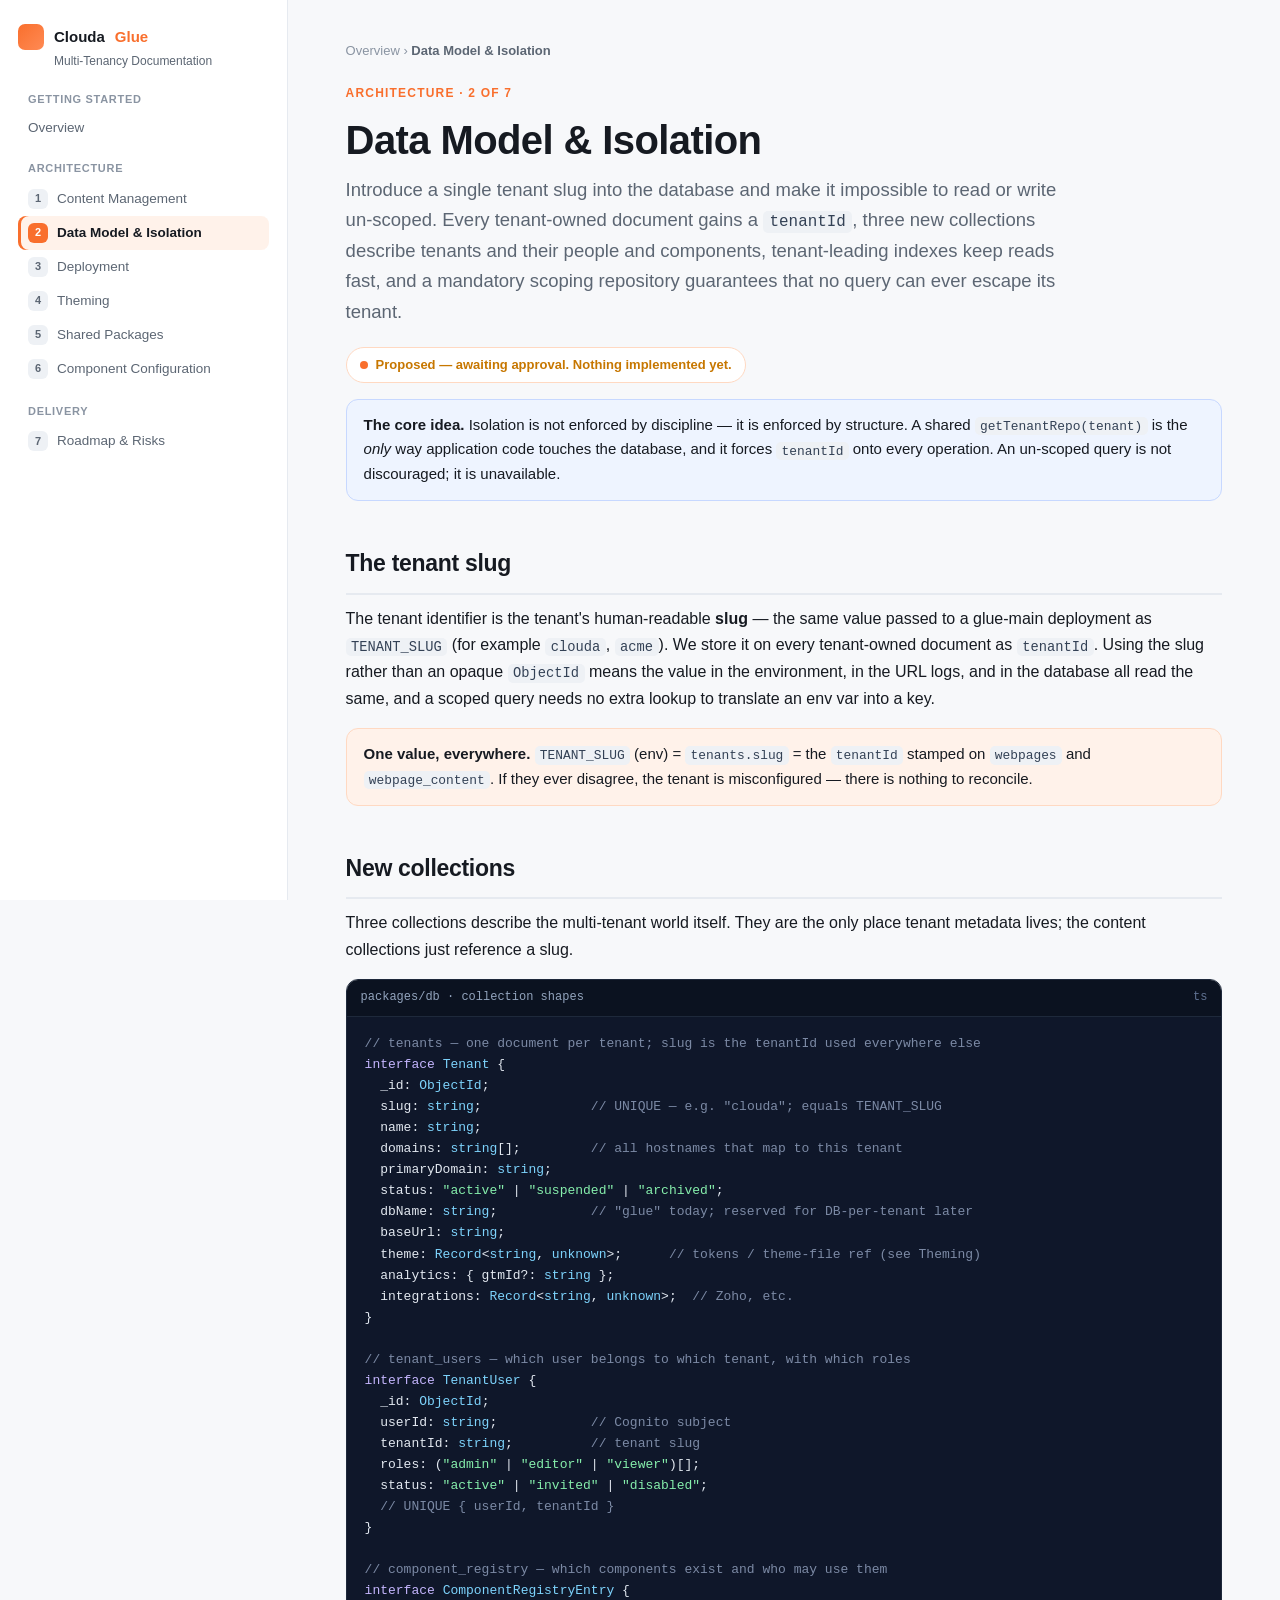
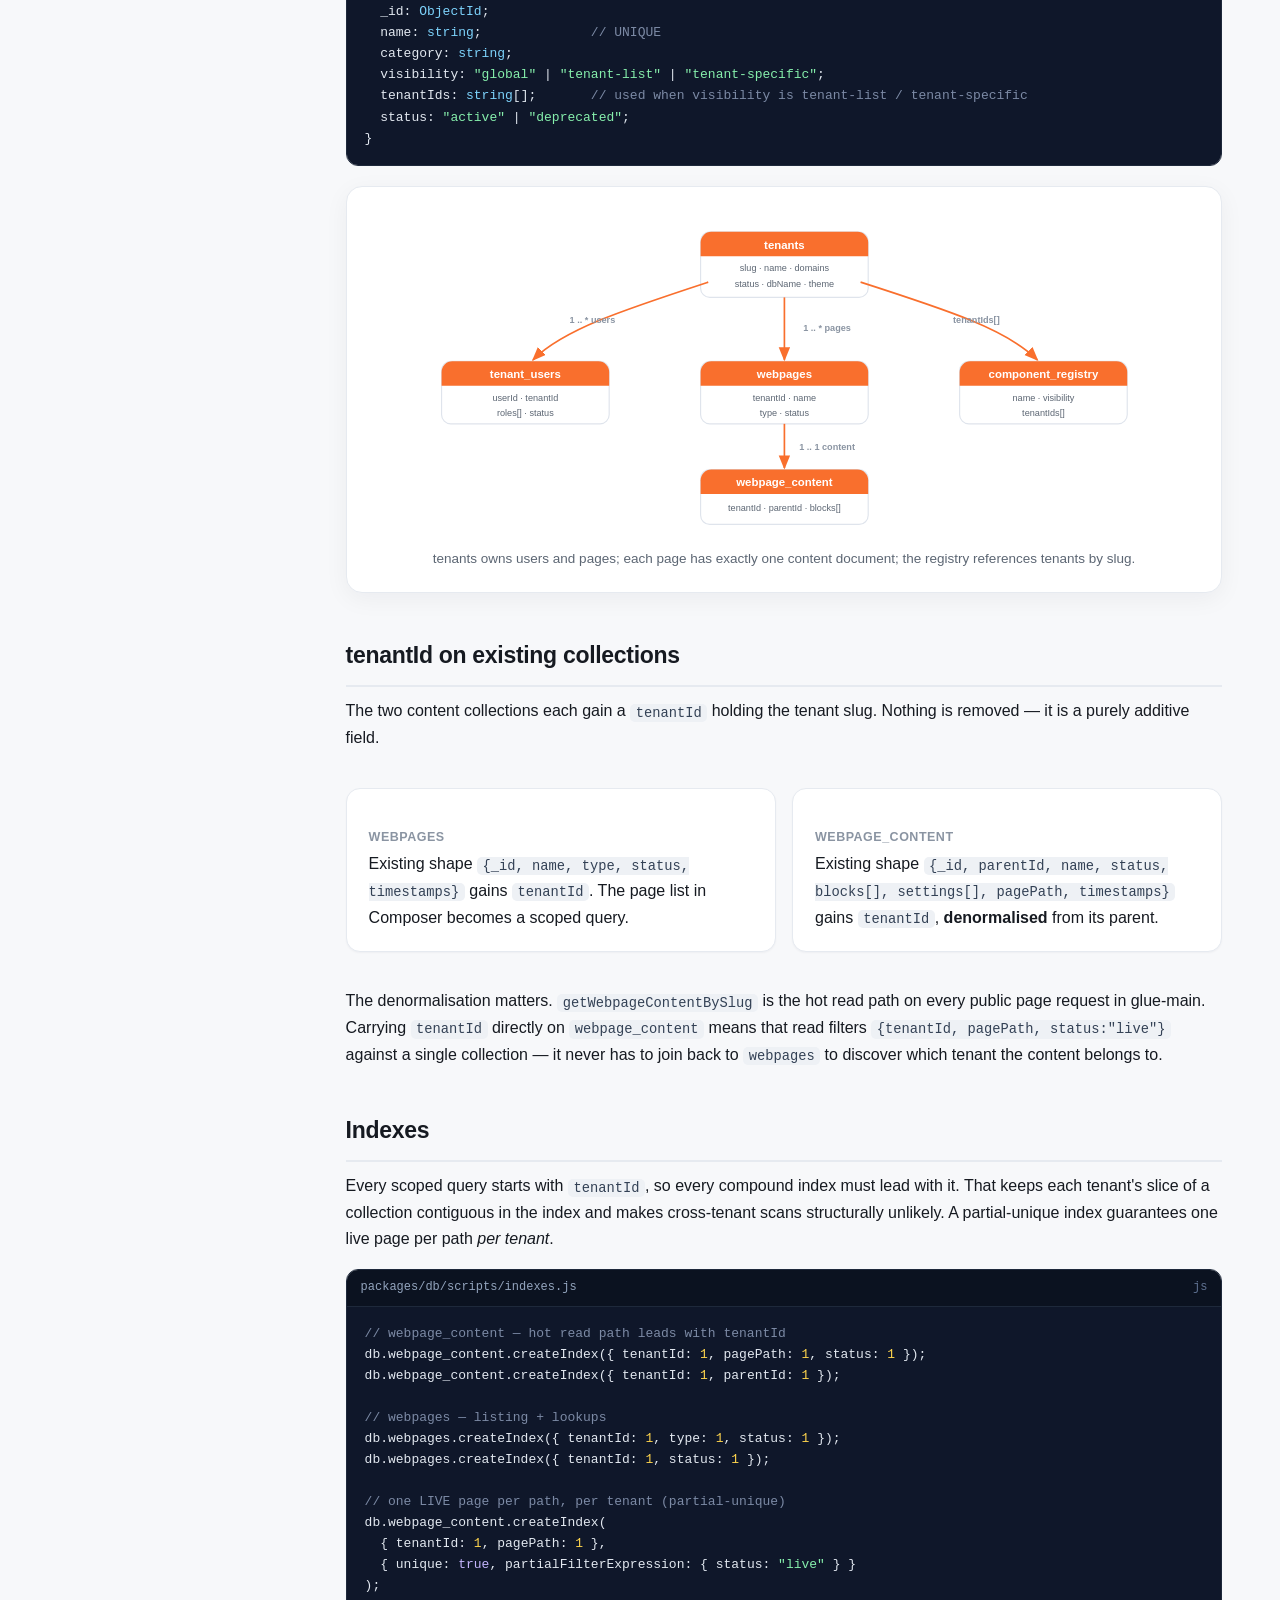
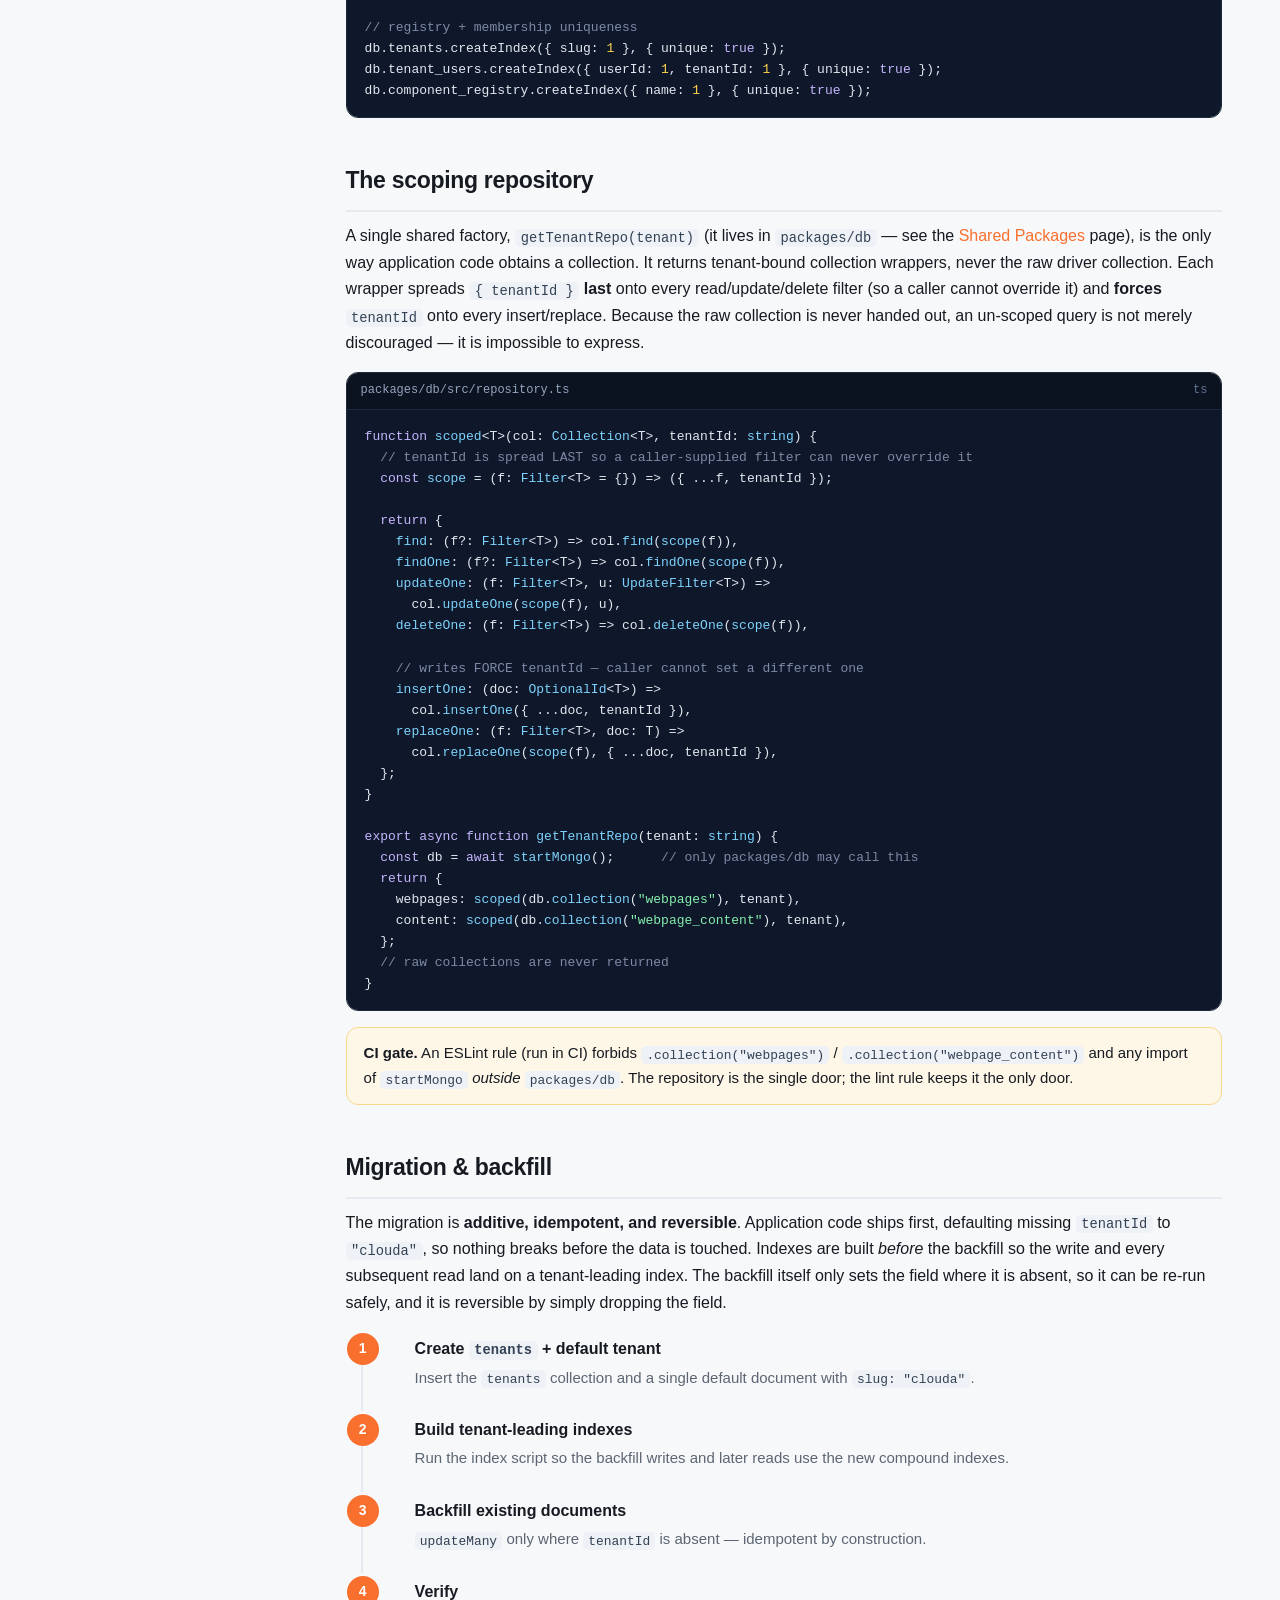
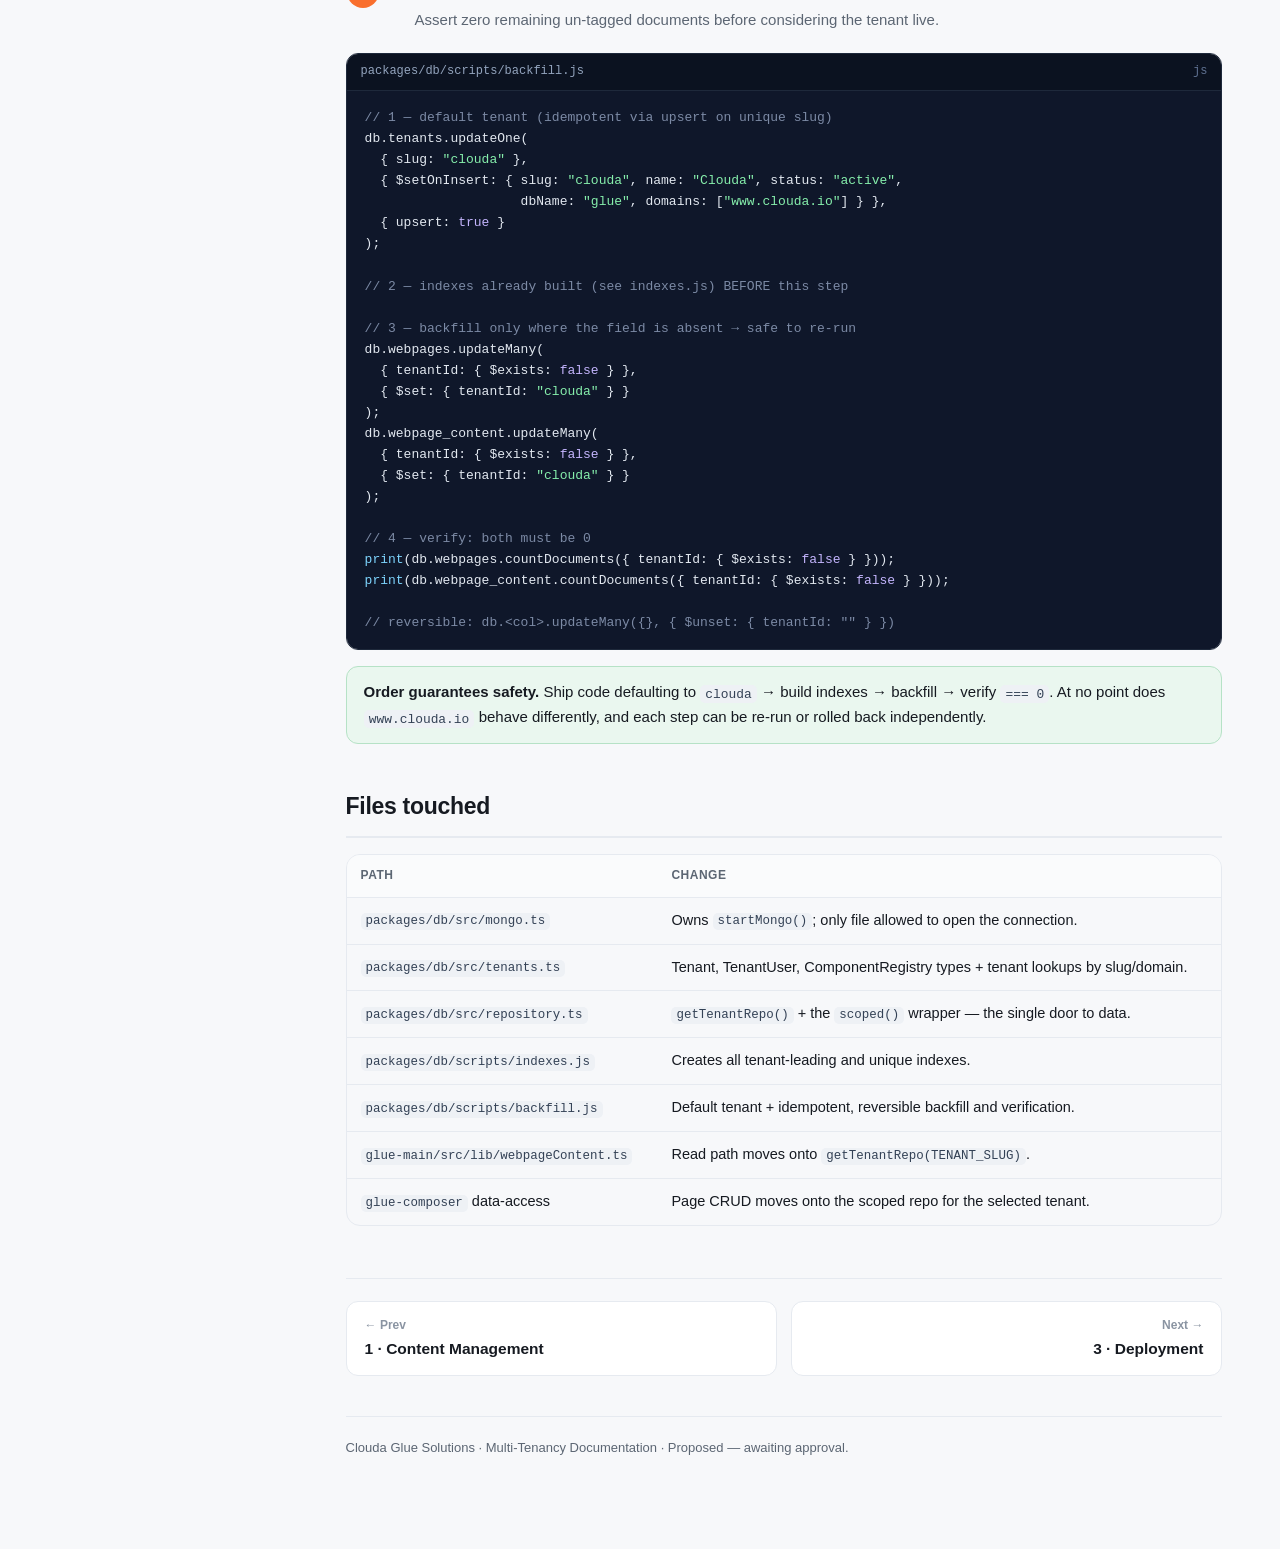
<file: data-model.html>
<!DOCTYPE html>
<html lang="en">
<head>
<meta charset="utf-8" />
<meta name="viewport" content="width=device-width, initial-scale=1" />
<title>Data Model &amp; Isolation · Multi-Tenancy Documentation · Clouda Glue</title>
<link rel="stylesheet" href="styles.css" />
</head>
<body>
<div class="layout">
  <nav class="sb">
    <div class="sb-brand"><span class="logo"></span>Clouda <span>Glue</span></div>
    <div class="sb-sub">Multi-Tenancy Documentation</div>
    <div class="sb-group">Getting started</div>
    <a href="index.html">Overview</a>
    <div class="sb-group">Architecture</div>
    <a href="content-management.html"><span class="num">1</span> Content Management</a>
    <a href="data-model.html" class="active"><span class="num">2</span> Data Model &amp; Isolation</a>
    <a href="deployment.html"><span class="num">3</span> Deployment</a>
    <a href="theming.html"><span class="num">4</span> Theming</a>
    <a href="shared-packages.html"><span class="num">5</span> Shared Packages</a>
    <a href="component-config.html"><span class="num">6</span> Component Configuration</a>
    <div class="sb-group">Delivery</div>
    <a href="roadmap.html"><span class="num">7</span> Roadmap &amp; Risks</a>
  </nav>

  <main class="content">
    <div class="crumbs"><a href="index.html">Overview</a> &rsaquo; <b>Data Model &amp; Isolation</b></div>
    <span class="eyebrow">Architecture · 2 of 7</span>
    <h1>Data Model &amp; Isolation</h1>
    <p class="lead">Introduce a single tenant slug into the database and make it impossible to read or write
      un-scoped. Every tenant-owned document gains a <code>tenantId</code>, three new collections describe tenants
      and their people and components, tenant-leading indexes keep reads fast, and a mandatory scoping repository
      guarantees that no query can ever escape its tenant.</p>
    <div class="status">Proposed — awaiting approval. Nothing implemented yet.</div>

    <div class="tip"><b>The core idea.</b> Isolation is not enforced by discipline — it is enforced by structure.
      A shared <code>getTenantRepo(tenant)</code> is the <em>only</em> way application code touches the database, and
      it forces <code>tenantId</code> onto every operation. An un-scoped query is not discouraged; it is unavailable.</div>

    <h2>The tenant slug</h2>
    <p>The tenant identifier is the tenant's human-readable <b>slug</b> — the same value passed to a glue-main
      deployment as <code>TENANT_SLUG</code> (for example <code>clouda</code>, <code>acme</code>). We store it on every
      tenant-owned document as <code>tenantId</code>. Using the slug rather than an opaque <code>ObjectId</code> means
      the value in the environment, in the URL logs, and in the database all read the same, and a scoped query needs
      no extra lookup to translate an env var into a key.</p>
    <div class="note"><b>One value, everywhere.</b> <code>TENANT_SLUG</code> (env) = <code>tenants.slug</code> =
      the <code>tenantId</code> stamped on <code>webpages</code> and <code>webpage_content</code>. If they ever disagree,
      the tenant is misconfigured — there is nothing to reconcile.</div>

    <h2>New collections</h2>
    <p>Three collections describe the multi-tenant world itself. They are the only place tenant metadata lives; the
      content collections just reference a slug.</p>
    <div class="code">
      <div class="label"><span>packages/db · collection shapes</span><span class="lang">ts</span></div>
<pre><code><span class="c-cm">// tenants — one document per tenant; slug is the tenantId used everywhere else</span>
<span class="c-kw">interface</span> <span class="c-fn">Tenant</span> {
  _id: <span class="c-fn">ObjectId</span>;
  slug: <span class="c-fn">string</span>;              <span class="c-cm">// UNIQUE — e.g. "clouda"; equals TENANT_SLUG</span>
  name: <span class="c-fn">string</span>;
  domains: <span class="c-fn">string</span>[];         <span class="c-cm">// all hostnames that map to this tenant</span>
  primaryDomain: <span class="c-fn">string</span>;
  status: <span class="c-st">"active"</span> | <span class="c-st">"suspended"</span> | <span class="c-st">"archived"</span>;
  dbName: <span class="c-fn">string</span>;            <span class="c-cm">// "glue" today; reserved for DB-per-tenant later</span>
  baseUrl: <span class="c-fn">string</span>;
  theme: <span class="c-fn">Record</span>&lt;<span class="c-fn">string</span>, <span class="c-fn">unknown</span>&gt;;      <span class="c-cm">// tokens / theme-file ref (see Theming)</span>
  analytics: { gtmId?: <span class="c-fn">string</span> };
  integrations: <span class="c-fn">Record</span>&lt;<span class="c-fn">string</span>, <span class="c-fn">unknown</span>&gt;;  <span class="c-cm">// Zoho, etc.</span>
}

<span class="c-cm">// tenant_users — which user belongs to which tenant, with which roles</span>
<span class="c-kw">interface</span> <span class="c-fn">TenantUser</span> {
  _id: <span class="c-fn">ObjectId</span>;
  userId: <span class="c-fn">string</span>;            <span class="c-cm">// Cognito subject</span>
  tenantId: <span class="c-fn">string</span>;          <span class="c-cm">// tenant slug</span>
  roles: (<span class="c-st">"admin"</span> | <span class="c-st">"editor"</span> | <span class="c-st">"viewer"</span>)[];
  status: <span class="c-st">"active"</span> | <span class="c-st">"invited"</span> | <span class="c-st">"disabled"</span>;
  <span class="c-cm">// UNIQUE { userId, tenantId }</span>
}

<span class="c-cm">// component_registry — which components exist and who may use them</span>
<span class="c-kw">interface</span> <span class="c-fn">ComponentRegistryEntry</span> {
  _id: <span class="c-fn">ObjectId</span>;
  name: <span class="c-fn">string</span>;              <span class="c-cm">// UNIQUE</span>
  category: <span class="c-fn">string</span>;
  visibility: <span class="c-st">"global"</span> | <span class="c-st">"tenant-list"</span> | <span class="c-st">"tenant-specific"</span>;
  tenantIds: <span class="c-fn">string</span>[];       <span class="c-cm">// used when visibility is tenant-list / tenant-specific</span>
  status: <span class="c-st">"active"</span> | <span class="c-st">"deprecated"</span>;
}</code></pre>
    </div>

    <div class="diagram">
      <svg viewBox="0 0 1080 430" role="img" aria-label="Entity diagram. tenants relates one-to-many to tenant_users and one-to-many to webpages. webpages relates one-to-one to webpage_content. component_registry references tenants by tenantId.">
        <defs>
          <marker id="arw" markerWidth="11" markerHeight="11" refX="7.5" refY="3.4" orient="auto"><path d="M0,0 L8.4,3.4 L0,6.8 Z" fill="#f96f2d"></path></marker>
          <style>
            .bx{fill:#fff;stroke:#dfe4ec;stroke-width:1.5}
            .cap-b{fill:#f96f2d}
            .hd{font:700 15px var(--sans,sans-serif);fill:#fff}
            .sub{font:12px var(--sans,sans-serif);fill:#5c6673}
            .lbl{font:600 12px var(--sans,sans-serif);fill:#8a94a2}
            .flow{stroke:#f96f2d;stroke-width:2.2;fill:none}
          </style>
        </defs>

        <!-- tenants -->
        <rect class="bx" x="430" y="30" width="220" height="86" rx="12"></rect>
        <path class="cap-b" d="M430,44 a14,14 0 0 1 14,-14 h192 a14,14 0 0 1 14,14 v18 h-220 z"></path>
        <text class="hd" x="540" y="52" text-anchor="middle">tenants</text>
        <text class="sub" x="540" y="82" text-anchor="middle">slug · name · domains</text>
        <text class="sub" x="540" y="102" text-anchor="middle">status · dbName · theme</text>

        <!-- tenant_users -->
        <rect class="bx" x="90" y="200" width="220" height="82" rx="12"></rect>
        <path class="cap-b" d="M90,214 a14,14 0 0 1 14,-14 h192 a14,14 0 0 1 14,14 v18 h-220 z"></path>
        <text class="hd" x="200" y="222" text-anchor="middle">tenant_users</text>
        <text class="sub" x="200" y="252" text-anchor="middle">userId · tenantId</text>
        <text class="sub" x="200" y="272" text-anchor="middle">roles[] · status</text>

        <!-- webpages -->
        <rect class="bx" x="430" y="200" width="220" height="82" rx="12"></rect>
        <path class="cap-b" d="M430,214 a14,14 0 0 1 14,-14 h192 a14,14 0 0 1 14,14 v18 h-220 z"></path>
        <text class="hd" x="540" y="222" text-anchor="middle">webpages</text>
        <text class="sub" x="540" y="252" text-anchor="middle">tenantId · name</text>
        <text class="sub" x="540" y="272" text-anchor="middle">type · status</text>

        <!-- component_registry -->
        <rect class="bx" x="770" y="200" width="220" height="82" rx="12"></rect>
        <path class="cap-b" d="M770,214 a14,14 0 0 1 14,-14 h192 a14,14 0 0 1 14,14 v18 h-220 z"></path>
        <text class="hd" x="880" y="222" text-anchor="middle">component_registry</text>
        <text class="sub" x="880" y="252" text-anchor="middle">name · visibility</text>
        <text class="sub" x="880" y="272" text-anchor="middle">tenantIds[]</text>

        <!-- webpage_content -->
        <rect class="bx" x="430" y="342" width="220" height="72" rx="12"></rect>
        <path class="cap-b" d="M430,356 a14,14 0 0 1 14,-14 h192 a14,14 0 0 1 14,14 v18 h-220 z"></path>
        <text class="hd" x="540" y="364" text-anchor="middle">webpage_content</text>
        <text class="sub" x="540" y="396" text-anchor="middle">tenantId · parentId · blocks[]</text>

        <!-- relationships -->
        <path class="flow" d="M440,96 C330,132 250,158 210,198" marker-end="url(#arw)"></path>
        <text class="lbl" x="288" y="150" text-anchor="middle">1 .. * users</text>
        <path class="flow" d="M540,116 L540,198" marker-end="url(#arw)"></path>
        <text class="lbl" x="596" y="160" text-anchor="middle">1 .. * pages</text>
        <path class="flow" d="M640,96 C752,132 832,158 872,198" marker-end="url(#arw)"></path>
        <text class="lbl" x="792" y="150" text-anchor="middle">tenantIds[]</text>
        <path class="flow" d="M540,282 L540,340" marker-end="url(#arw)"></path>
        <text class="lbl" x="596" y="316" text-anchor="middle">1 .. 1 content</text>
      </svg>
      <div class="cap">tenants owns users and pages; each page has exactly one content document; the registry references tenants by slug.</div>
    </div>

    <h2>tenantId on existing collections</h2>
    <p>The two content collections each gain a <code>tenantId</code> holding the tenant slug. Nothing is removed —
      it is a purely additive field.</p>
    <div class="grid c2">
      <div class="card"><h4>webpages</h4><p style="margin:2px 0 0">Existing shape <code>{_id, name, type, status, timestamps}</code> gains <code>tenantId</code>. The page list in Composer becomes a scoped query.</p></div>
      <div class="card"><h4>webpage_content</h4><p style="margin:2px 0 0">Existing shape <code>{_id, parentId, name, status, blocks[], settings[], pagePath, timestamps}</code> gains <code>tenantId</code>, <b>denormalised</b> from its parent.</p></div>
    </div>
    <p>The denormalisation matters. <code>getWebpageContentBySlug</code> is the hot read path on every public page
      request in glue-main. Carrying <code>tenantId</code> directly on <code>webpage_content</code> means that read
      filters <code>{tenantId, pagePath, status:"live"}</code> against a single collection — it never has to join back
      to <code>webpages</code> to discover which tenant the content belongs to.</p>

    <h2>Indexes</h2>
    <p>Every scoped query starts with <code>tenantId</code>, so every compound index must lead with it. That keeps
      each tenant's slice of a collection contiguous in the index and makes cross-tenant scans structurally unlikely.
      A partial-unique index guarantees one live page per path <em>per tenant</em>.</p>
    <div class="code">
      <div class="label"><span>packages/db/scripts/indexes.js</span><span class="lang">js</span></div>
<pre><code><span class="c-cm">// webpage_content — hot read path leads with tenantId</span>
db.webpage_content.createIndex({ tenantId: <span class="c-nm">1</span>, pagePath: <span class="c-nm">1</span>, status: <span class="c-nm">1</span> });
db.webpage_content.createIndex({ tenantId: <span class="c-nm">1</span>, parentId: <span class="c-nm">1</span> });

<span class="c-cm">// webpages — listing + lookups</span>
db.webpages.createIndex({ tenantId: <span class="c-nm">1</span>, type: <span class="c-nm">1</span>, status: <span class="c-nm">1</span> });
db.webpages.createIndex({ tenantId: <span class="c-nm">1</span>, status: <span class="c-nm">1</span> });

<span class="c-cm">// one LIVE page per path, per tenant (partial-unique)</span>
db.webpage_content.createIndex(
  { tenantId: <span class="c-nm">1</span>, pagePath: <span class="c-nm">1</span> },
  { unique: <span class="c-kw">true</span>, partialFilterExpression: { status: <span class="c-st">"live"</span> } }
);

<span class="c-cm">// registry + membership uniqueness</span>
db.tenants.createIndex({ slug: <span class="c-nm">1</span> }, { unique: <span class="c-kw">true</span> });
db.tenant_users.createIndex({ userId: <span class="c-nm">1</span>, tenantId: <span class="c-nm">1</span> }, { unique: <span class="c-kw">true</span> });
db.component_registry.createIndex({ name: <span class="c-nm">1</span> }, { unique: <span class="c-kw">true</span> });</code></pre>
    </div>

    <h2>The scoping repository</h2>
    <p>A single shared factory, <code>getTenantRepo(tenant)</code> (it lives in <code>packages/db</code> — see the
      <a href="shared-packages.html">Shared Packages</a> page), is the only way application code obtains a collection.
      It returns tenant-bound collection wrappers, never the raw driver collection. Each wrapper spreads
      <code>{ tenantId }</code> <b>last</b> onto every read/update/delete filter (so a caller cannot override it) and
      <b>forces</b> <code>tenantId</code> onto every insert/replace. Because the raw collection is never handed out, an
      un-scoped query is not merely discouraged — it is impossible to express.</p>
    <div class="code">
      <div class="label"><span>packages/db/src/repository.ts</span><span class="lang">ts</span></div>
<pre><code><span class="c-kw">function</span> <span class="c-fn">scoped</span>&lt;T&gt;(col: <span class="c-fn">Collection</span>&lt;T&gt;, tenantId: <span class="c-fn">string</span>) {
  <span class="c-cm">// tenantId is spread LAST so a caller-supplied filter can never override it</span>
  <span class="c-kw">const</span> <span class="c-fn">scope</span> = (f: <span class="c-fn">Filter</span>&lt;T&gt; = {}) =&gt; ({ ...f, tenantId });

  <span class="c-kw">return</span> {
    <span class="c-fn">find</span>: (f?: <span class="c-fn">Filter</span>&lt;T&gt;) =&gt; col.<span class="c-fn">find</span>(<span class="c-fn">scope</span>(f)),
    <span class="c-fn">findOne</span>: (f?: <span class="c-fn">Filter</span>&lt;T&gt;) =&gt; col.<span class="c-fn">findOne</span>(<span class="c-fn">scope</span>(f)),
    <span class="c-fn">updateOne</span>: (f: <span class="c-fn">Filter</span>&lt;T&gt;, u: <span class="c-fn">UpdateFilter</span>&lt;T&gt;) =&gt;
      col.<span class="c-fn">updateOne</span>(<span class="c-fn">scope</span>(f), u),
    <span class="c-fn">deleteOne</span>: (f: <span class="c-fn">Filter</span>&lt;T&gt;) =&gt; col.<span class="c-fn">deleteOne</span>(<span class="c-fn">scope</span>(f)),

    <span class="c-cm">// writes FORCE tenantId — caller cannot set a different one</span>
    <span class="c-fn">insertOne</span>: (doc: <span class="c-fn">OptionalId</span>&lt;T&gt;) =&gt;
      col.<span class="c-fn">insertOne</span>({ ...doc, tenantId }),
    <span class="c-fn">replaceOne</span>: (f: <span class="c-fn">Filter</span>&lt;T&gt;, doc: T) =&gt;
      col.<span class="c-fn">replaceOne</span>(<span class="c-fn">scope</span>(f), { ...doc, tenantId }),
  };
}

<span class="c-kw">export</span> <span class="c-kw">async</span> <span class="c-kw">function</span> <span class="c-fn">getTenantRepo</span>(tenant: <span class="c-fn">string</span>) {
  <span class="c-kw">const</span> db = <span class="c-kw">await</span> <span class="c-fn">startMongo</span>();      <span class="c-cm">// only packages/db may call this</span>
  <span class="c-kw">return</span> {
    webpages: <span class="c-fn">scoped</span>(db.<span class="c-fn">collection</span>(<span class="c-st">"webpages"</span>), tenant),
    content: <span class="c-fn">scoped</span>(db.<span class="c-fn">collection</span>(<span class="c-st">"webpage_content"</span>), tenant),
  };
  <span class="c-cm">// raw collections are never returned</span>
}</code></pre>
    </div>
    <div class="warn"><b>CI gate.</b> An ESLint rule (run in CI) forbids <code>.collection("webpages")</code> /
      <code>.collection("webpage_content")</code> and any import of <code>startMongo</code> <em>outside</em>
      <code>packages/db</code>. The repository is the single door; the lint rule keeps it the only door.</div>

    <h2>Migration &amp; backfill</h2>
    <p>The migration is <b>additive, idempotent, and reversible</b>. Application code ships first, defaulting missing
      <code>tenantId</code> to <code>"clouda"</code>, so nothing breaks before the data is touched. Indexes are built
      <em>before</em> the backfill so the write and every subsequent read land on a tenant-leading index. The backfill
      itself only sets the field where it is absent, so it can be re-run safely, and it is reversible by simply
      dropping the field.</p>
    <ol class="steps">
      <li><b>Create <code>tenants</code> + default tenant</b><span>Insert the <code>tenants</code> collection and a single default document with <code>slug: "clouda"</code>.</span></li>
      <li><b>Build tenant-leading indexes</b><span>Run the index script so the backfill writes and later reads use the new compound indexes.</span></li>
      <li><b>Backfill existing documents</b><span><code>updateMany</code> only where <code>tenantId</code> is absent — idempotent by construction.</span></li>
      <li><b>Verify</b><span>Assert zero remaining un-tagged documents before considering the tenant live.</span></li>
    </ol>
    <div class="code">
      <div class="label"><span>packages/db/scripts/backfill.js</span><span class="lang">js</span></div>
<pre><code><span class="c-cm">// 1 — default tenant (idempotent via upsert on unique slug)</span>
db.tenants.updateOne(
  { slug: <span class="c-st">"clouda"</span> },
  { $setOnInsert: { slug: <span class="c-st">"clouda"</span>, name: <span class="c-st">"Clouda"</span>, status: <span class="c-st">"active"</span>,
                    dbName: <span class="c-st">"glue"</span>, domains: [<span class="c-st">"www.clouda.io"</span>] } },
  { upsert: <span class="c-kw">true</span> }
);

<span class="c-cm">// 2 — indexes already built (see indexes.js) BEFORE this step</span>

<span class="c-cm">// 3 — backfill only where the field is absent → safe to re-run</span>
db.webpages.updateMany(
  { tenantId: { $exists: <span class="c-kw">false</span> } },
  { $set: { tenantId: <span class="c-st">"clouda"</span> } }
);
db.webpage_content.updateMany(
  { tenantId: { $exists: <span class="c-kw">false</span> } },
  { $set: { tenantId: <span class="c-st">"clouda"</span> } }
);

<span class="c-cm">// 4 — verify: both must be 0</span>
<span class="c-fn">print</span>(db.webpages.countDocuments({ tenantId: { $exists: <span class="c-kw">false</span> } }));
<span class="c-fn">print</span>(db.webpage_content.countDocuments({ tenantId: { $exists: <span class="c-kw">false</span> } }));

<span class="c-cm">// reversible: db.&lt;col&gt;.updateMany({}, { $unset: { tenantId: "" } })</span></code></pre>
    </div>
    <div class="ok"><b>Order guarantees safety.</b> Ship code defaulting to <code>clouda</code> → build indexes →
      backfill → verify <code>=== 0</code>. At no point does <code>www.clouda.io</code> behave differently, and each
      step can be re-run or rolled back independently.</div>

    <h2>Files touched</h2>
    <div class="tablewrap">
      <table>
        <thead><tr><th>Path</th><th>Change</th></tr></thead>
        <tbody>
          <tr><td><code>packages/db/src/mongo.ts</code></td><td>Owns <code>startMongo()</code>; only file allowed to open the connection.</td></tr>
          <tr><td><code>packages/db/src/tenants.ts</code></td><td>Tenant, TenantUser, ComponentRegistry types + tenant lookups by slug/domain.</td></tr>
          <tr><td><code>packages/db/src/repository.ts</code></td><td><code>getTenantRepo()</code> + the <code>scoped()</code> wrapper — the single door to data.</td></tr>
          <tr><td><code>packages/db/scripts/indexes.js</code></td><td>Creates all tenant-leading and unique indexes.</td></tr>
          <tr><td><code>packages/db/scripts/backfill.js</code></td><td>Default tenant + idempotent, reversible backfill and verification.</td></tr>
          <tr><td><code>glue-main/src/lib/webpageContent.ts</code></td><td>Read path moves onto <code>getTenantRepo(TENANT_SLUG)</code>.</td></tr>
          <tr><td><code>glue-composer</code> data-access</td><td>Page CRUD moves onto the scoped repo for the selected tenant.</td></tr>
        </tbody>
      </table>
    </div>

    <div class="pagenav"><a class="prev" href="content-management.html"><div class="dir">&larr; Prev</div><div class="ttl">1 &middot; Content Management</div></a><a class="next" href="deployment.html"><div class="dir">Next &rarr;</div><div class="ttl">3 &middot; Deployment</div></a></div>
    <div class="footer">Clouda Glue Solutions &middot; Multi-Tenancy Documentation &middot; Proposed &mdash; awaiting approval.</div>
  </main>
</div>
</body>
</html>
</file>
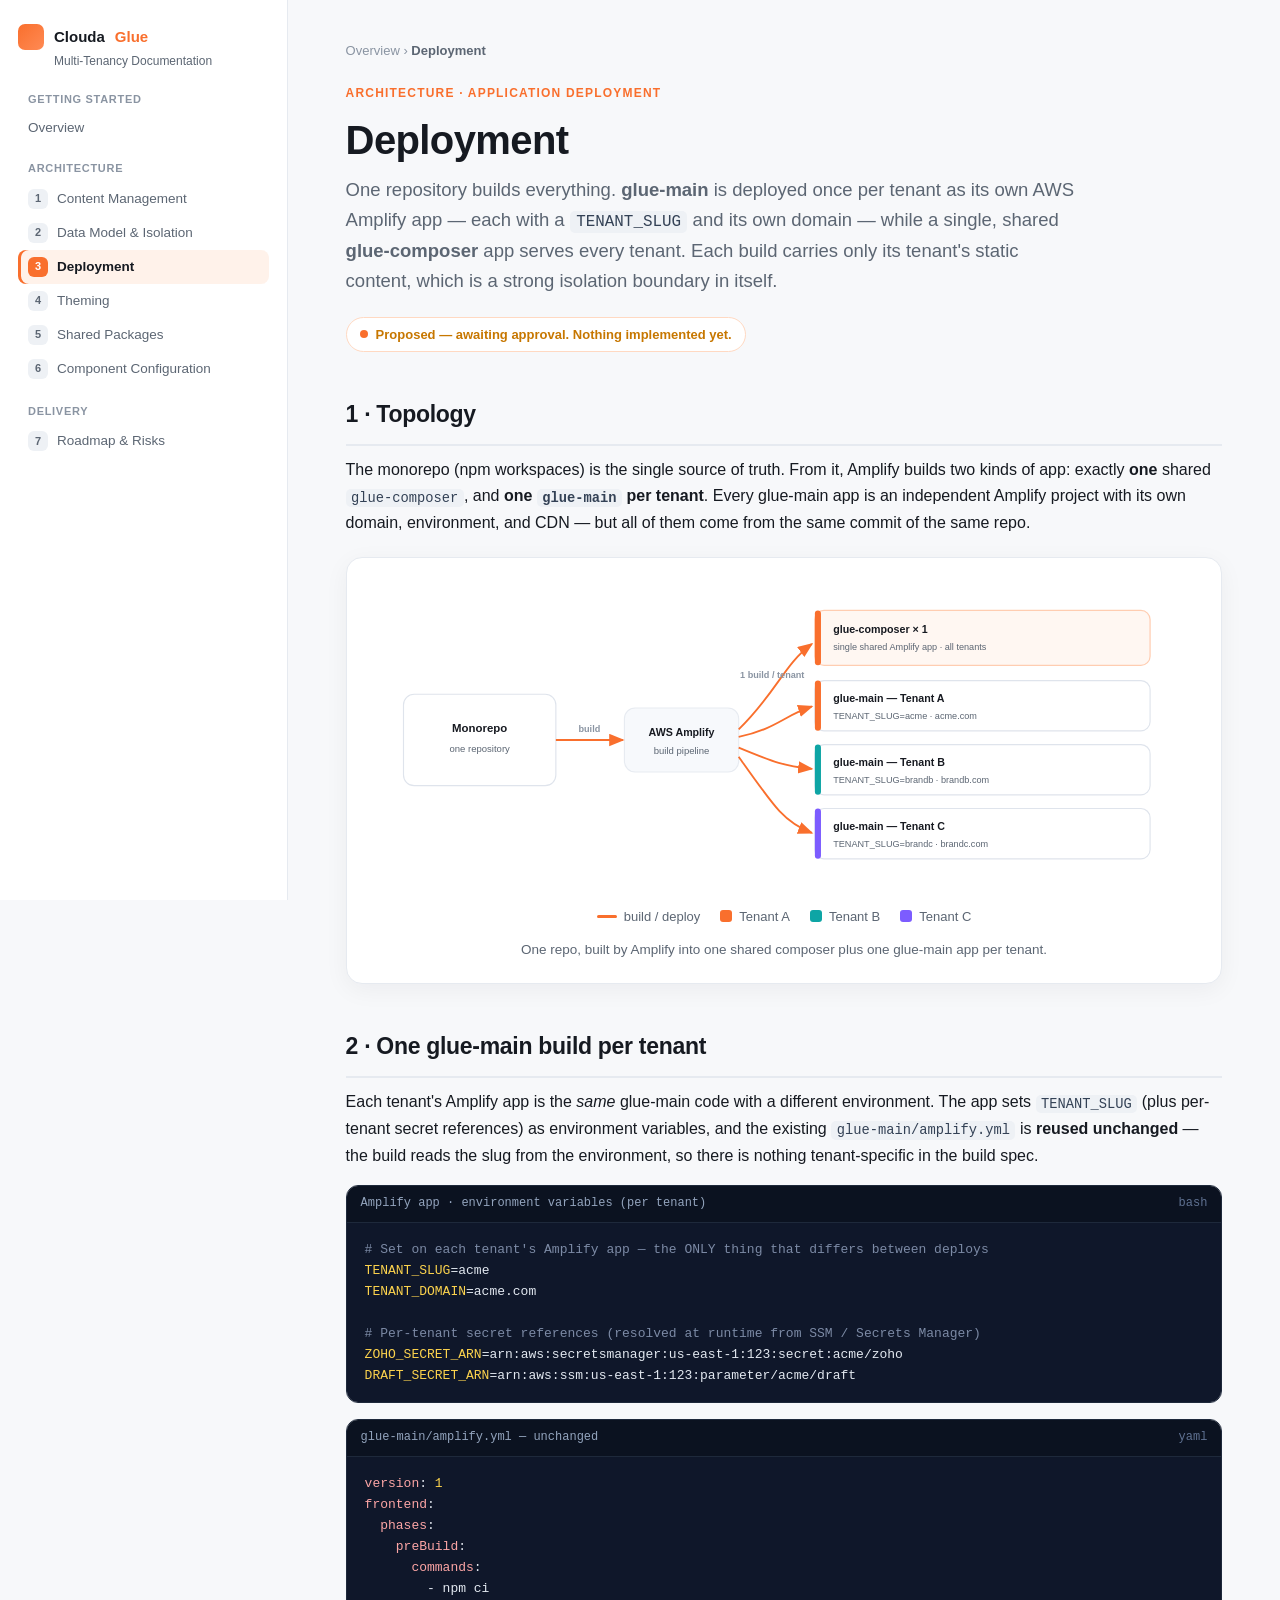
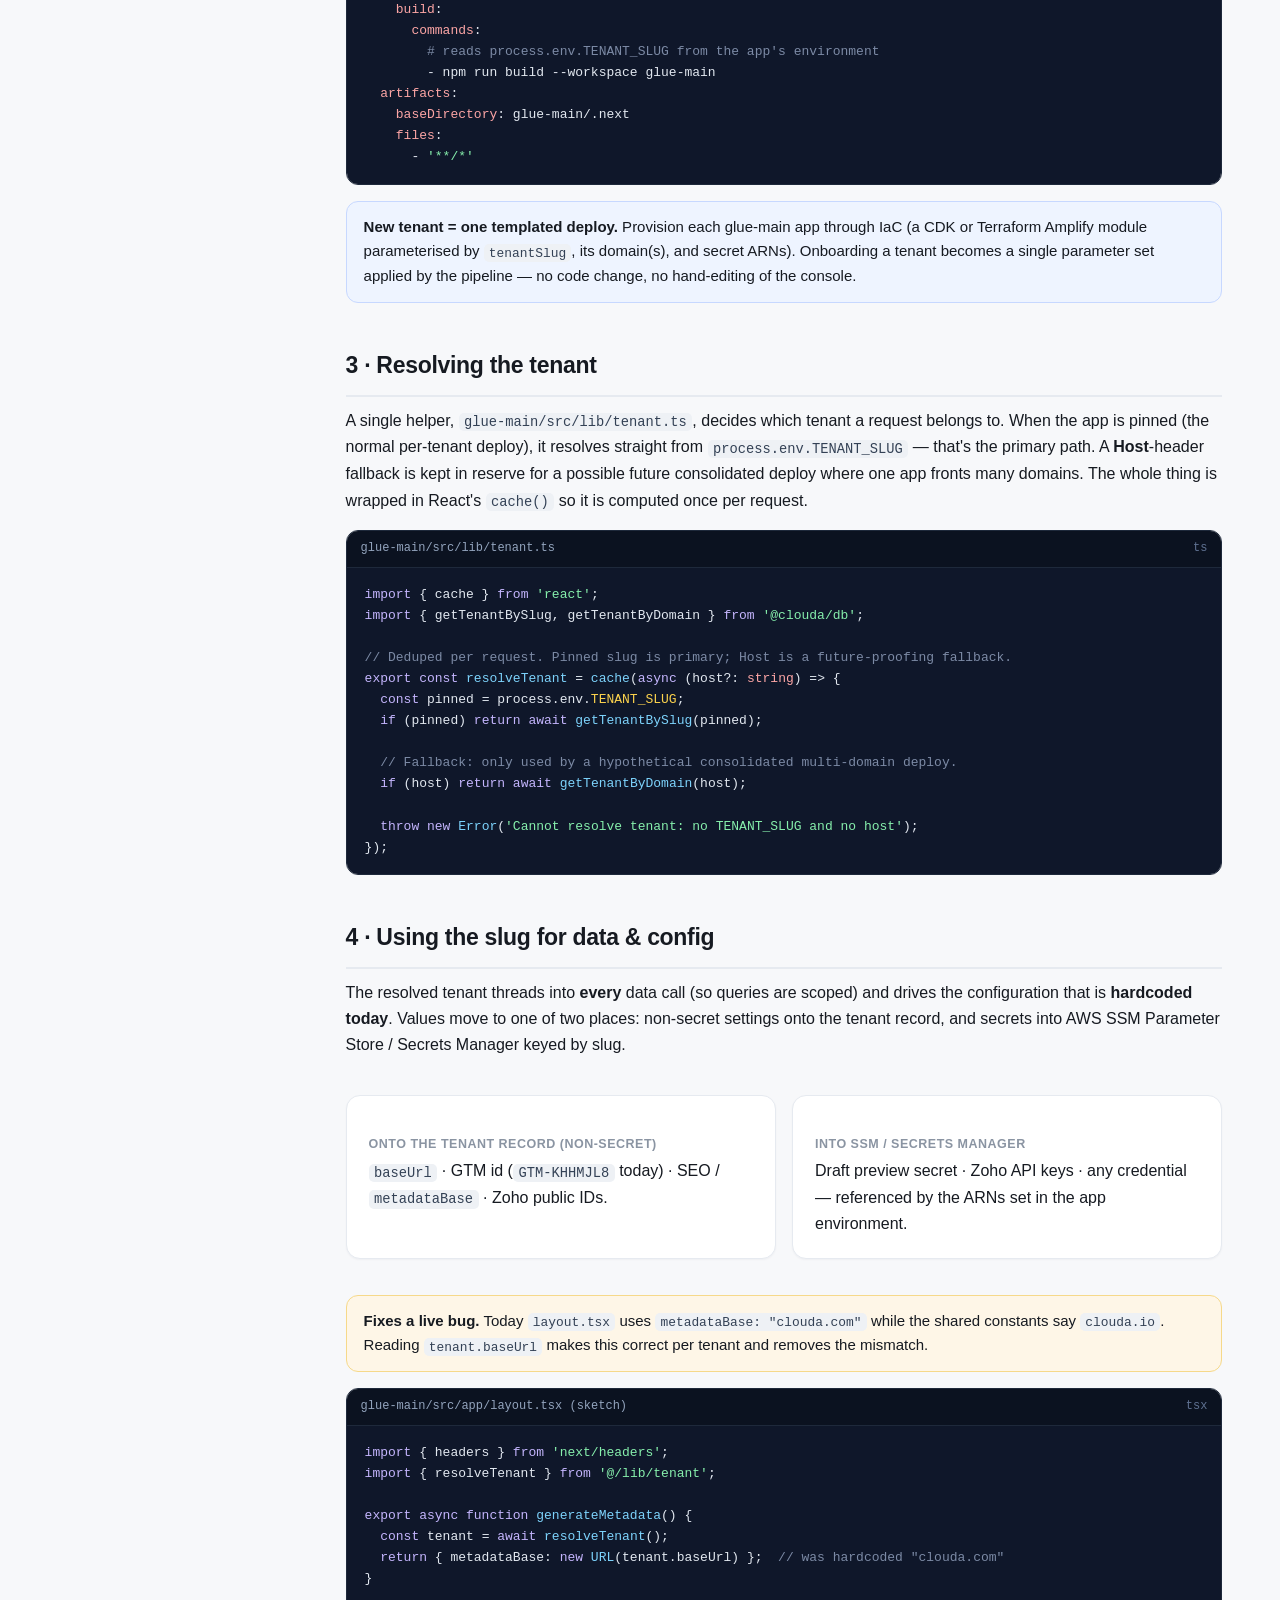
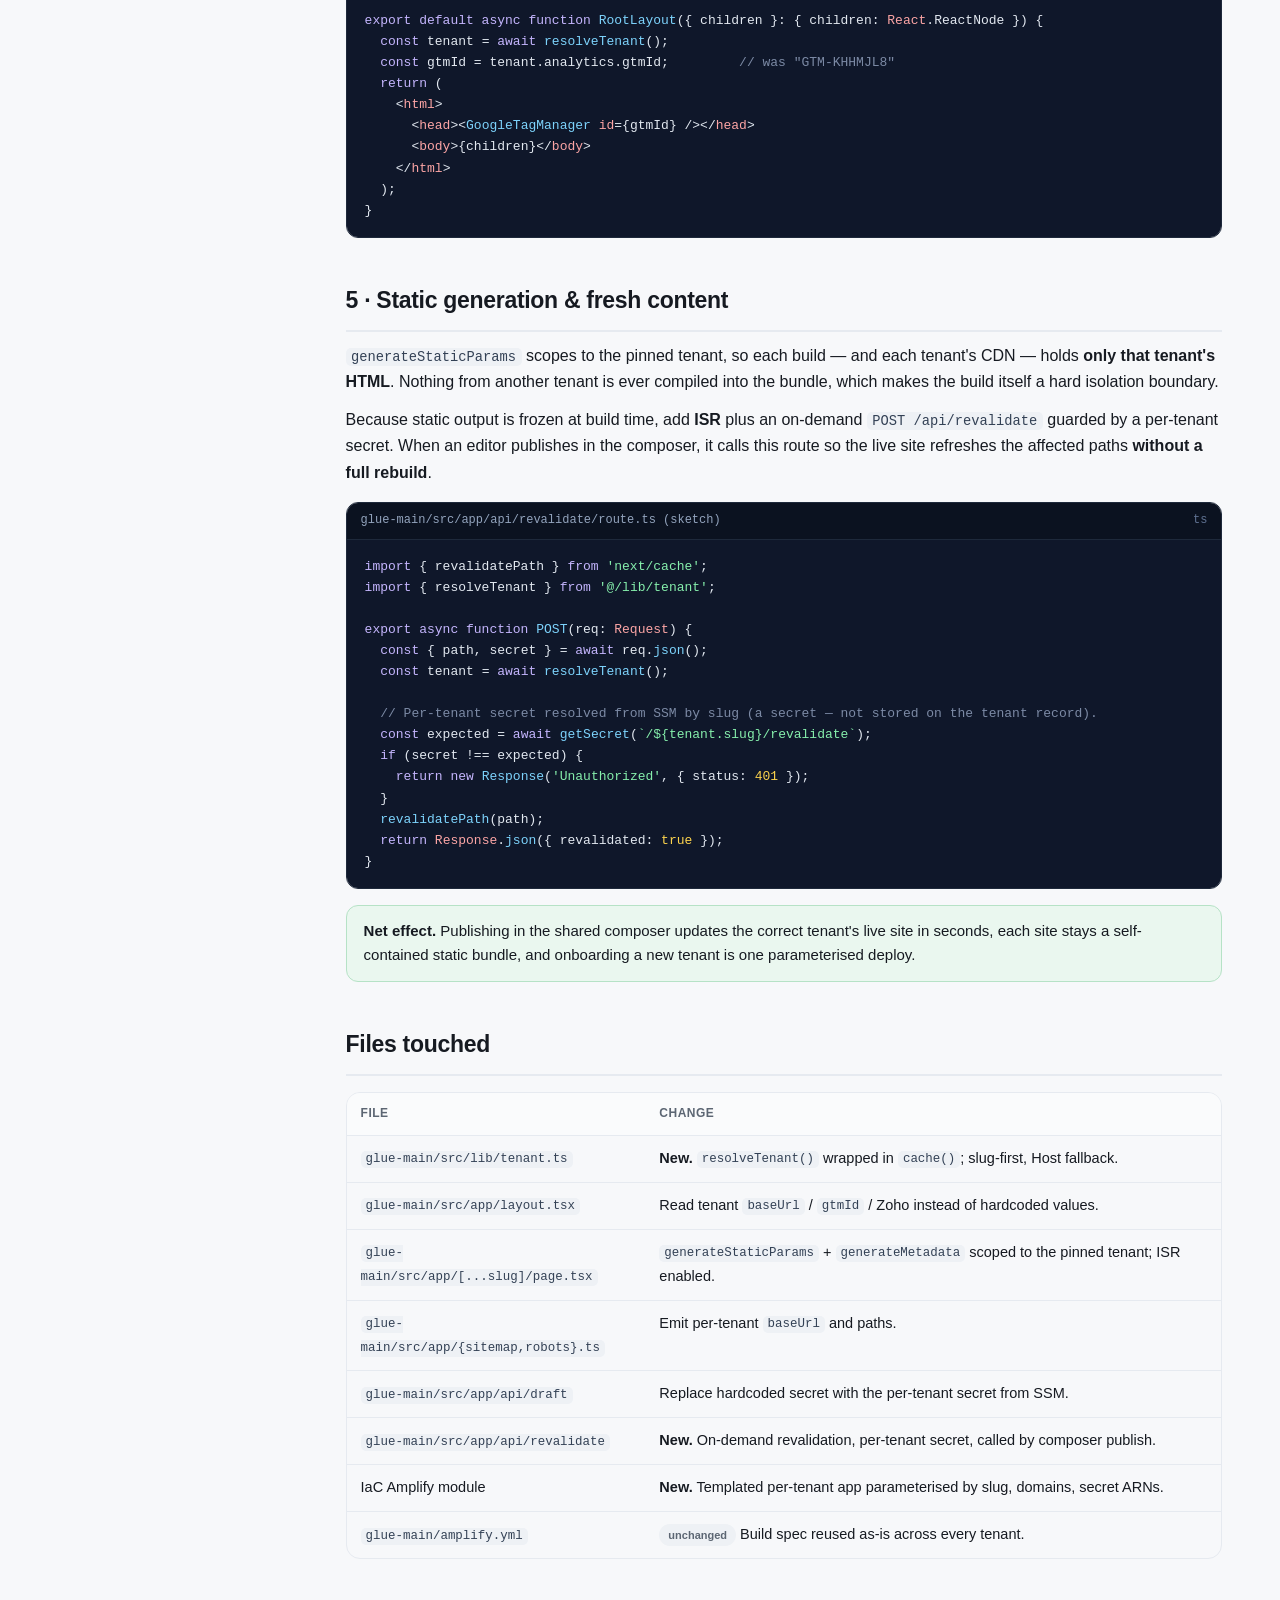
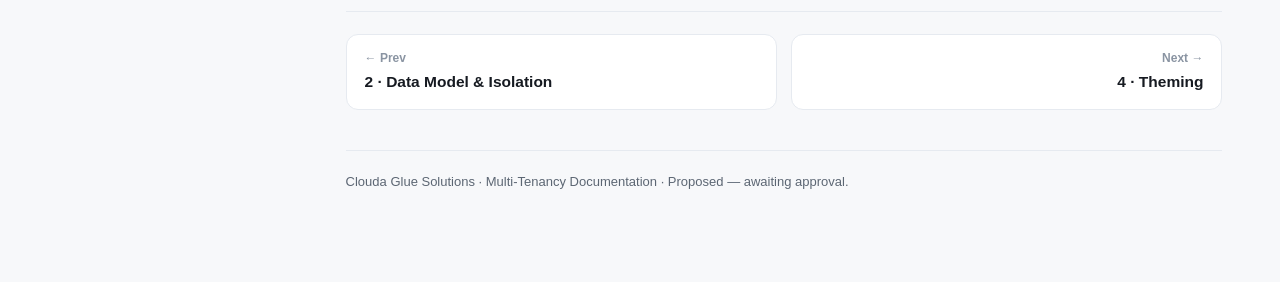
<file: deployment.html>
<!DOCTYPE html>
<html lang="en">
<head>
<meta charset="utf-8" />
<meta name="viewport" content="width=device-width, initial-scale=1" />
<title>Deployment · Multi-Tenancy Documentation · Clouda Glue</title>
<link rel="stylesheet" href="styles.css" />
</head>
<body>
<div class="layout">
  <nav class="sb">
    <div class="sb-brand"><span class="logo"></span>Clouda <span>Glue</span></div>
    <div class="sb-sub">Multi-Tenancy Documentation</div>
    <div class="sb-group">Getting started</div>
    <a href="index.html">Overview</a>
    <div class="sb-group">Architecture</div>
    <a href="content-management.html"><span class="num">1</span> Content Management</a>
    <a href="data-model.html"><span class="num">2</span> Data Model &amp; Isolation</a>
    <a href="deployment.html" class="active"><span class="num">3</span> Deployment</a>
    <a href="theming.html"><span class="num">4</span> Theming</a>
    <a href="shared-packages.html"><span class="num">5</span> Shared Packages</a>
    <a href="component-config.html"><span class="num">6</span> Component Configuration</a>
    <div class="sb-group">Delivery</div>
    <a href="roadmap.html"><span class="num">7</span> Roadmap &amp; Risks</a>
  </nav>

  <main class="content">
    <div class="crumbs"><a href="index.html">Overview</a> &rsaquo; <b>Deployment</b></div>
    <span class="eyebrow">Architecture · Application deployment</span>
    <h1>Deployment</h1>
    <p class="lead">One repository builds everything. <b>glue-main</b> is deployed once per tenant as its own AWS
      Amplify app — each with a <code>TENANT_SLUG</code> and its own domain — while a single, shared
      <b>glue-composer</b> app serves every tenant. Each build carries only its tenant's static content, which is a
      strong isolation boundary in itself.</p>
    <div class="status">Proposed — awaiting approval. Nothing implemented yet.</div>

    <h2>1 · Topology</h2>
    <p>The monorepo (npm workspaces) is the single source of truth. From it, Amplify builds two kinds of app: exactly
      <b>one</b> shared <code>glue-composer</code>, and <b>one <code>glue-main</code> per tenant</b>. Every glue-main
      app is an independent Amplify project with its own domain, environment, and CDN — but all of them come from the
      same commit of the same repo.</p>

    <div class="diagram">
      <svg viewBox="0 0 1080 420" role="img" aria-label="One monorepo is built by AWS Amplify into a single shared glue-composer app and N per-tenant glue-main apps (Tenant A, B, C), each with its own TENANT_SLUG and domain.">
        <defs>
          <marker id="arw" markerWidth="11" markerHeight="11" refX="7.5" refY="3.4" orient="auto"><path d="M0,0 L8.4,3.4 L0,6.8 Z" fill="#f96f2d"></path></marker>
          <style>
            .bx{fill:#fff;stroke:#dfe4ec;stroke-width:1.5}
            .band{fill:#f7f9fc;stroke:#e7ebf1;stroke-width:1.5}
            .hd{font:700 15px var(--sans,sans-serif);fill:#171a21}
            .hdl{font:700 14px var(--sans,sans-serif);fill:#171a21}
            .sub{font:12.5px var(--sans,sans-serif);fill:#5c6673}
            .subl{font:12px var(--sans,sans-serif);fill:#5c6673}
            .lbl{font:600 12px var(--sans,sans-serif);fill:#8a94a2}
            .flow{stroke:#f96f2d;stroke-width:2.4;fill:none}
          </style>
        </defs>

        <rect class="bx" x="40" y="150" width="200" height="120" rx="14"></rect>
        <text class="hd" x="140" y="200" text-anchor="middle">Monorepo</text>
        <text class="sub" x="140" y="226" text-anchor="middle">one repository</text>

        <rect class="band" x="330" y="168" width="150" height="84" rx="14"></rect>
        <text class="hdl" x="405" y="205" text-anchor="middle">AWS Amplify</text>
        <text class="sub" x="405" y="228" text-anchor="middle">build pipeline</text>

        <rect x="580" y="40" width="440" height="72" rx="12" fill="#fff7f2" stroke="#ffcdb1" stroke-width="1.6"></rect>
        <rect x="580" y="40" width="8" height="72" rx="4" fill="#f96f2d"></rect>
        <text class="hdl" x="604" y="70">glue-composer &times; 1</text>
        <text class="subl" x="604" y="92">single shared Amplify app · all tenants</text>

        <rect class="bx" x="580" y="132" width="440" height="66" rx="12"></rect>
        <rect x="580" y="132" width="8" height="66" rx="4" fill="#f96f2d"></rect>
        <text class="hdl" x="604" y="160">glue-main — Tenant A</text>
        <text class="subl" x="604" y="182">TENANT_SLUG=acme · acme.com</text>

        <rect class="bx" x="580" y="216" width="440" height="66" rx="12"></rect>
        <rect x="580" y="216" width="8" height="66" rx="4" fill="#0ea5a5"></rect>
        <text class="hdl" x="604" y="244">glue-main — Tenant B</text>
        <text class="subl" x="604" y="266">TENANT_SLUG=brandb · brandb.com</text>

        <rect class="bx" x="580" y="300" width="440" height="66" rx="12"></rect>
        <rect x="580" y="300" width="8" height="66" rx="4" fill="#7c5cff"></rect>
        <text class="hdl" x="604" y="328">glue-main — Tenant C</text>
        <text class="subl" x="604" y="350">TENANT_SLUG=brandc · brandc.com</text>

        <path class="flow" d="M240,210 L328,210" marker-end="url(#arw)"></path>
        <text class="lbl" x="284" y="200" text-anchor="middle">build</text>
        <path class="flow" d="M480,196 C528,150 540,110 576,84" marker-end="url(#arw)"></path>
        <path class="flow" d="M480,206 C528,196 540,178 576,166" marker-end="url(#arw)"></path>
        <path class="flow" d="M480,220 C528,240 540,244 576,248" marker-end="url(#arw)"></path>
        <path class="flow" d="M480,232 C528,300 540,318 576,332" marker-end="url(#arw)"></path>
        <text class="lbl" x="524" y="128" text-anchor="middle">1 build / tenant</text>
      </svg>
      <div class="legend"><span><i></i> build / deploy</span><span><b style="background:#f96f2d"></b> Tenant A</span><span><b style="background:#0ea5a5"></b> Tenant B</span><span><b style="background:#7c5cff"></b> Tenant C</span></div>
      <div class="cap">One repo, built by Amplify into one shared composer plus one glue-main app per tenant.</div>
    </div>

    <h2>2 · One glue-main build per tenant</h2>
    <p>Each tenant's Amplify app is the <em>same</em> glue-main code with a different environment. The app sets
      <code>TENANT_SLUG</code> (plus per-tenant secret references) as environment variables, and the existing
      <code>glue-main/amplify.yml</code> is <b>reused unchanged</b> — the build reads the slug from the environment, so
      there is nothing tenant-specific in the build spec.</p>

    <div class="code"><div class="label"><span>Amplify app · environment variables (per tenant)</span><span class="lang">bash</span></div><pre><code><span class="c-cm"># Set on each tenant's Amplify app — the ONLY thing that differs between deploys</span>
<span class="c-nm">TENANT_SLUG</span>=acme
<span class="c-nm">TENANT_DOMAIN</span>=acme.com

<span class="c-cm"># Per-tenant secret references (resolved at runtime from SSM / Secrets Manager)</span>
<span class="c-nm">ZOHO_SECRET_ARN</span>=arn:aws:secretsmanager:us-east-1:123:secret:acme/zoho
<span class="c-nm">DRAFT_SECRET_ARN</span>=arn:aws:ssm:us-east-1:123:parameter/acme/draft</code></pre></div>

    <div class="code"><div class="label"><span>glue-main/amplify.yml — unchanged</span><span class="lang">yaml</span></div><pre><code><span class="c-at">version</span>: <span class="c-nm">1</span>
<span class="c-at">frontend</span>:
  <span class="c-at">phases</span>:
    <span class="c-at">preBuild</span>:
      <span class="c-at">commands</span>:
        - npm ci
    <span class="c-at">build</span>:
      <span class="c-at">commands</span>:
        <span class="c-cm"># reads process.env.TENANT_SLUG from the app's environment</span>
        - npm run build --workspace glue-main
  <span class="c-at">artifacts</span>:
    <span class="c-at">baseDirectory</span>: glue-main/.next
    <span class="c-at">files</span>:
      - <span class="c-st">'**/*'</span></code></pre></div>

    <div class="tip"><b>New tenant = one templated deploy.</b> Provision each glue-main app through IaC (a CDK or
      Terraform Amplify module parameterised by <code>tenantSlug</code>, its domain(s), and secret ARNs). Onboarding a
      tenant becomes a single parameter set applied by the pipeline — no code change, no hand-editing of the console.</div>

    <h2>3 · Resolving the tenant</h2>
    <p>A single helper, <code>glue-main/src/lib/tenant.ts</code>, decides which tenant a request belongs to. When the
      app is pinned (the normal per-tenant deploy), it resolves straight from <code>process.env.TENANT_SLUG</code> —
      that's the primary path. A <b>Host</b>-header fallback is kept in reserve for a possible future consolidated
      deploy where one app fronts many domains. The whole thing is wrapped in React's <code>cache()</code> so it is
      computed once per request.</p>

    <div class="code"><div class="label"><span>glue-main/src/lib/tenant.ts</span><span class="lang">ts</span></div><pre><code><span class="c-kw">import</span> { cache } <span class="c-kw">from</span> <span class="c-st">'react'</span>;
<span class="c-kw">import</span> { getTenantBySlug, getTenantByDomain } <span class="c-kw">from</span> <span class="c-st">'@clouda/db'</span>;

<span class="c-cm">// Deduped per request. Pinned slug is primary; Host is a future-proofing fallback.</span>
<span class="c-kw">export const</span> <span class="c-fn">resolveTenant</span> = <span class="c-fn">cache</span>(<span class="c-kw">async</span> (host?: <span class="c-at">string</span>) =&gt; {
  <span class="c-kw">const</span> pinned = process.env.<span class="c-nm">TENANT_SLUG</span>;
  <span class="c-kw">if</span> (pinned) <span class="c-kw">return</span> <span class="c-kw">await</span> <span class="c-fn">getTenantBySlug</span>(pinned);

  <span class="c-cm">// Fallback: only used by a hypothetical consolidated multi-domain deploy.</span>
  <span class="c-kw">if</span> (host) <span class="c-kw">return</span> <span class="c-kw">await</span> <span class="c-fn">getTenantByDomain</span>(host);

  <span class="c-kw">throw new</span> <span class="c-fn">Error</span>(<span class="c-st">'Cannot resolve tenant: no TENANT_SLUG and no host'</span>);
});</code></pre></div>

    <h2>4 · Using the slug for data &amp; config</h2>
    <p>The resolved tenant threads into <b>every</b> data call (so queries are scoped) and drives the configuration
      that is <b>hardcoded today</b>. Values move to one of two places: non-secret settings onto the tenant record,
      and secrets into AWS SSM Parameter Store / Secrets Manager keyed by slug.</p>
    <div class="grid c2">
      <div class="card"><h4>Onto the tenant record (non-secret)</h4><p style="margin:2px 0 0"><code>baseUrl</code> · GTM id (<code>GTM-KHHMJL8</code> today) · SEO / <code>metadataBase</code> · Zoho public IDs.</p></div>
      <div class="card"><h4>Into SSM / Secrets Manager</h4><p style="margin:2px 0 0">Draft preview secret · Zoho API keys · any credential — referenced by the ARNs set in the app environment.</p></div>
    </div>
    <div class="warn"><b>Fixes a live bug.</b> Today <code>layout.tsx</code> uses <code>metadataBase: "clouda.com"</code>
      while the shared constants say <code>clouda.io</code>. Reading <code>tenant.baseUrl</code> makes this correct
      per tenant and removes the mismatch.</div>

    <div class="code"><div class="label"><span>glue-main/src/app/layout.tsx (sketch)</span><span class="lang">tsx</span></div><pre><code><span class="c-kw">import</span> { headers } <span class="c-kw">from</span> <span class="c-st">'next/headers'</span>;
<span class="c-kw">import</span> { resolveTenant } <span class="c-kw">from</span> <span class="c-st">'@/lib/tenant'</span>;

<span class="c-kw">export async function</span> <span class="c-fn">generateMetadata</span>() {
  <span class="c-kw">const</span> tenant = <span class="c-kw">await</span> <span class="c-fn">resolveTenant</span>();
  <span class="c-kw">return</span> { metadataBase: <span class="c-kw">new</span> <span class="c-fn">URL</span>(tenant.baseUrl) };  <span class="c-cm">// was hardcoded "clouda.com"</span>
}

<span class="c-kw">export default async function</span> <span class="c-fn">RootLayout</span>({ children }: { children: <span class="c-at">React</span>.ReactNode }) {
  <span class="c-kw">const</span> tenant = <span class="c-kw">await</span> <span class="c-fn">resolveTenant</span>();
  <span class="c-kw">const</span> gtmId = tenant.analytics.gtmId;         <span class="c-cm">// was "GTM-KHHMJL8"</span>
  <span class="c-kw">return</span> (
    &lt;<span class="c-at">html</span>&gt;
      &lt;<span class="c-at">head</span>&gt;&lt;<span class="c-fn">GoogleTagManager</span> <span class="c-at">id</span>={gtmId} /&gt;&lt;/<span class="c-at">head</span>&gt;
      &lt;<span class="c-at">body</span>&gt;{children}&lt;/<span class="c-at">body</span>&gt;
    &lt;/<span class="c-at">html</span>&gt;
  );
}</code></pre></div>

    <h2>5 · Static generation &amp; fresh content</h2>
    <p><code>generateStaticParams</code> scopes to the pinned tenant, so each build — and each tenant's CDN — holds
      <b>only that tenant's HTML</b>. Nothing from another tenant is ever compiled into the bundle, which makes the
      build itself a hard isolation boundary.</p>
    <p>Because static output is frozen at build time, add <b>ISR</b> plus an on-demand
      <code>POST /api/revalidate</code> guarded by a per-tenant secret. When an editor publishes in the composer, it
      calls this route so the live site refreshes the affected paths <b>without a full rebuild</b>.</p>

    <div class="code"><div class="label"><span>glue-main/src/app/api/revalidate/route.ts (sketch)</span><span class="lang">ts</span></div><pre><code><span class="c-kw">import</span> { revalidatePath } <span class="c-kw">from</span> <span class="c-st">'next/cache'</span>;
<span class="c-kw">import</span> { resolveTenant } <span class="c-kw">from</span> <span class="c-st">'@/lib/tenant'</span>;

<span class="c-kw">export async function</span> <span class="c-fn">POST</span>(req: <span class="c-at">Request</span>) {
  <span class="c-kw">const</span> { path, secret } = <span class="c-kw">await</span> req.<span class="c-fn">json</span>();
  <span class="c-kw">const</span> tenant = <span class="c-kw">await</span> <span class="c-fn">resolveTenant</span>();

  <span class="c-cm">// Per-tenant secret resolved from SSM by slug (a secret — not stored on the tenant record).</span>
  <span class="c-kw">const</span> expected = <span class="c-kw">await</span> <span class="c-fn">getSecret</span>(<span class="c-st">`/${tenant.slug}/revalidate`</span>);
  <span class="c-kw">if</span> (secret !== expected) {
    <span class="c-kw">return new</span> <span class="c-fn">Response</span>(<span class="c-st">'Unauthorized'</span>, { status: <span class="c-nm">401</span> });
  }
  <span class="c-fn">revalidatePath</span>(path);
  <span class="c-kw">return</span> <span class="c-at">Response</span>.<span class="c-fn">json</span>({ revalidated: <span class="c-nm">true</span> });
}</code></pre></div>

    <div class="ok"><b>Net effect.</b> Publishing in the shared composer updates the correct tenant's live site in
      seconds, each site stays a self-contained static bundle, and onboarding a new tenant is one parameterised deploy.</div>

    <h2>Files touched</h2>
    <div class="tablewrap"><table>
      <thead><tr><th>File</th><th>Change</th></tr></thead>
      <tbody>
        <tr><td><code>glue-main/src/lib/tenant.ts</code></td><td><span class="pick">New.</span> <code>resolveTenant()</code> wrapped in <code>cache()</code>; slug-first, Host fallback.</td></tr>
        <tr><td><code>glue-main/src/app/layout.tsx</code></td><td>Read tenant <code>baseUrl</code> / <code>gtmId</code> / Zoho instead of hardcoded values.</td></tr>
        <tr><td><code>glue-main/src/app/[...slug]/page.tsx</code></td><td><code>generateStaticParams</code> + <code>generateMetadata</code> scoped to the pinned tenant; ISR enabled.</td></tr>
        <tr><td><code>glue-main/src/app/{sitemap,robots}.ts</code></td><td>Emit per-tenant <code>baseUrl</code> and paths.</td></tr>
        <tr><td><code>glue-main/src/app/api/draft</code></td><td>Replace hardcoded secret with the per-tenant secret from SSM.</td></tr>
        <tr><td><code>glue-main/src/app/api/revalidate</code></td><td><span class="pick">New.</span> On-demand revalidation, per-tenant secret, called by composer publish.</td></tr>
        <tr><td>IaC Amplify module</td><td><span class="pick">New.</span> Templated per-tenant app parameterised by slug, domains, secret ARNs.</td></tr>
        <tr><td><code>glue-main/amplify.yml</code></td><td><span class="badge later">unchanged</span> Build spec reused as-is across every tenant.</td></tr>
      </tbody>
    </table></div>

    <div class="pagenav"><a class="prev" href="data-model.html"><div class="dir">&larr; Prev</div><div class="ttl">2 &middot; Data Model &amp; Isolation</div></a><a class="next" href="theming.html"><div class="dir">Next &rarr;</div><div class="ttl">4 &middot; Theming</div></a></div>
    <div class="footer">Clouda Glue Solutions &middot; Multi-Tenancy Documentation &middot; Proposed &mdash; awaiting approval.</div>
  </main>
</div>
</body>
</html>
</file>
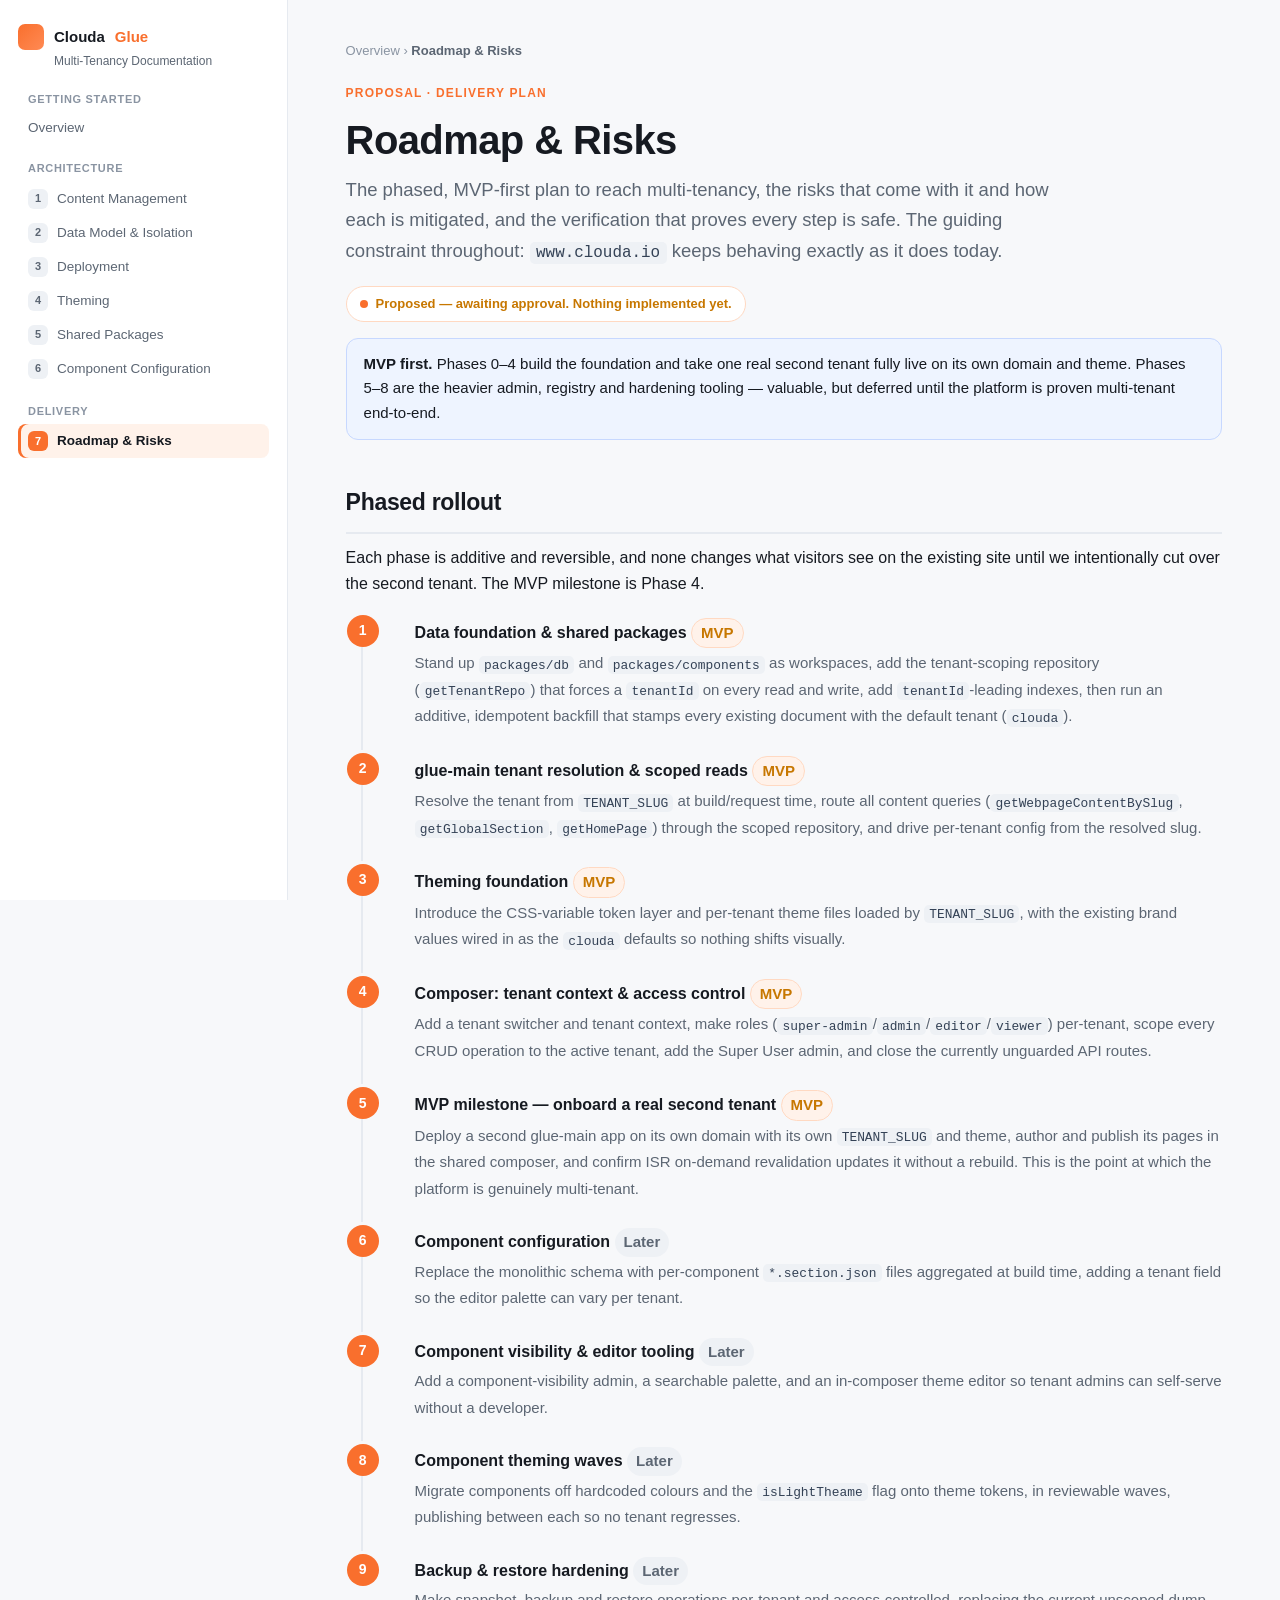
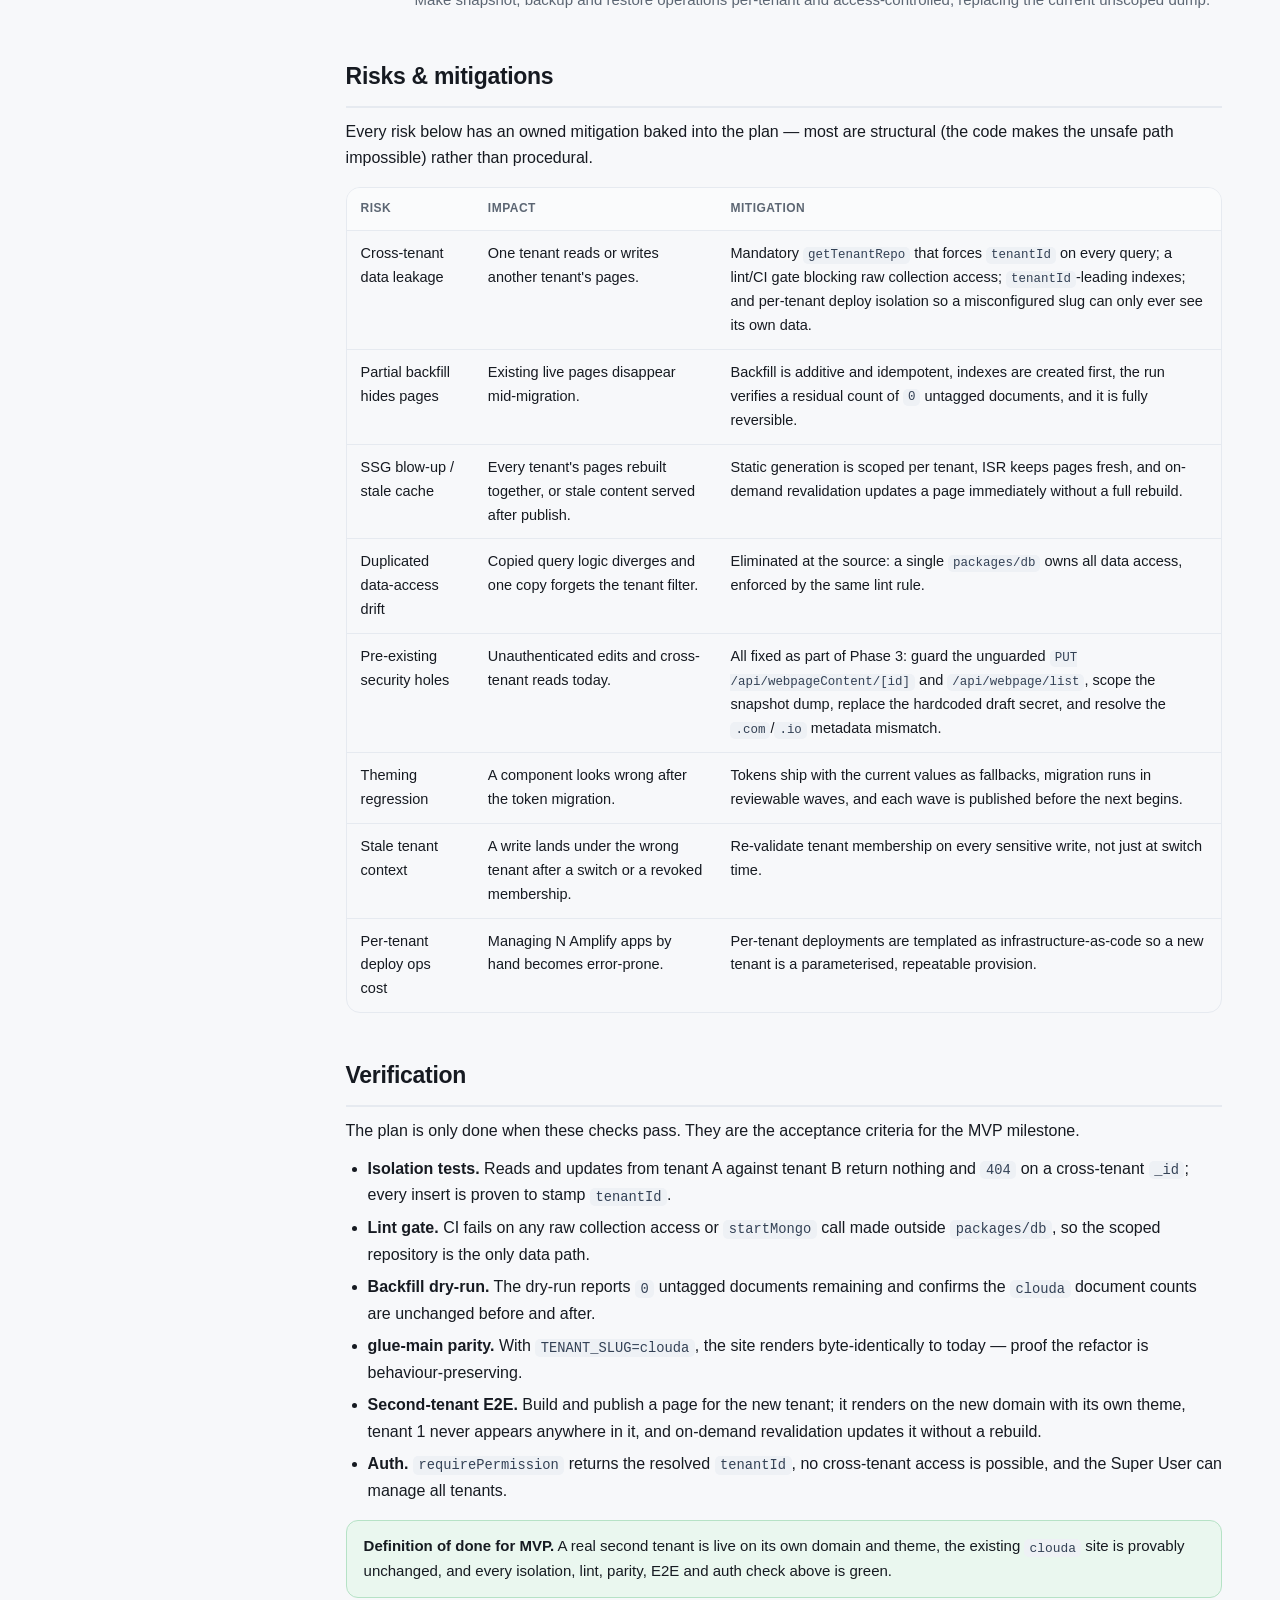
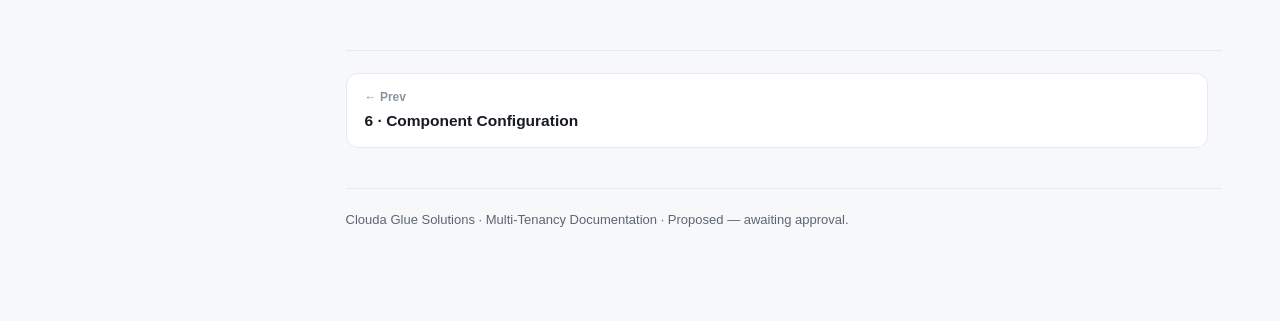
<file: roadmap.html>
<!DOCTYPE html>
<html lang="en">
<head>
<meta charset="utf-8" />
<meta name="viewport" content="width=device-width, initial-scale=1" />
<title>Roadmap &amp; Risks · Multi-Tenancy Documentation · Clouda Glue</title>
<link rel="stylesheet" href="styles.css" />
</head>
<body>
<div class="layout">
  <nav class="sb">
    <div class="sb-brand"><span class="logo"></span>Clouda <span>Glue</span></div>
    <div class="sb-sub">Multi-Tenancy Documentation</div>
    <div class="sb-group">Getting started</div>
    <a href="index.html">Overview</a>
    <div class="sb-group">Architecture</div>
    <a href="content-management.html"><span class="num">1</span> Content Management</a>
    <a href="data-model.html"><span class="num">2</span> Data Model &amp; Isolation</a>
    <a href="deployment.html"><span class="num">3</span> Deployment</a>
    <a href="theming.html"><span class="num">4</span> Theming</a>
    <a href="shared-packages.html"><span class="num">5</span> Shared Packages</a>
    <a href="component-config.html"><span class="num">6</span> Component Configuration</a>
    <div class="sb-group">Delivery</div>
    <a href="roadmap.html" class="active"><span class="num">7</span> Roadmap &amp; Risks</a>
  </nav>

  <main class="content">
    <div class="crumbs"><a href="index.html">Overview</a> &rsaquo; <b>Roadmap &amp; Risks</b></div>
    <span class="eyebrow">Proposal · Delivery plan</span>
    <h1>Roadmap &amp; Risks</h1>
    <p class="lead">The phased, MVP-first plan to reach multi-tenancy, the risks that come with it and how each
      is mitigated, and the verification that proves every step is safe. The guiding constraint throughout:
      <code>www.clouda.io</code> keeps behaving exactly as it does today.</p>
    <div class="status">Proposed — awaiting approval. Nothing implemented yet.</div>

    <div class="tip"><b>MVP first.</b> Phases 0–4 build the foundation and take one real second tenant fully live on
      its own domain and theme. Phases 5–8 are the heavier admin, registry and hardening tooling — valuable, but
      deferred until the platform is proven multi-tenant end-to-end.</div>

    <h2>Phased rollout</h2>
    <p>Each phase is additive and reversible, and none changes what visitors see on the existing site until we
      intentionally cut over the second tenant. The MVP milestone is Phase 4.</p>

    <ol class="steps">
      <li>
        <b>Data foundation &amp; shared packages <span class="badge mvp">MVP</span></b>
        <span>Stand up <code>packages/db</code> and <code>packages/components</code> as workspaces, add the
          tenant-scoping repository (<code>getTenantRepo</code>) that forces a <code>tenantId</code> on every read
          and write, add <code>tenantId</code>-leading indexes, then run an additive, idempotent backfill that
          stamps every existing document with the default tenant (<code>clouda</code>).</span>
      </li>
      <li>
        <b>glue-main tenant resolution &amp; scoped reads <span class="badge mvp">MVP</span></b>
        <span>Resolve the tenant from <code>TENANT_SLUG</code> at build/request time, route all content queries
          (<code>getWebpageContentBySlug</code>, <code>getGlobalSection</code>, <code>getHomePage</code>) through the
          scoped repository, and drive per-tenant config from the resolved slug.</span>
      </li>
      <li>
        <b>Theming foundation <span class="badge mvp">MVP</span></b>
        <span>Introduce the CSS-variable token layer and per-tenant theme files loaded by <code>TENANT_SLUG</code>,
          with the existing brand values wired in as the <code>clouda</code> defaults so nothing shifts visually.</span>
      </li>
      <li>
        <b>Composer: tenant context &amp; access control <span class="badge mvp">MVP</span></b>
        <span>Add a tenant switcher and tenant context, make roles (<code>super-admin</code>/<code>admin</code>/<code>editor</code>/<code>viewer</code>)
          per-tenant, scope every CRUD operation to the active tenant, add the Super User admin, and close the
          currently unguarded API routes.</span>
      </li>
      <li>
        <b>MVP milestone — onboard a real second tenant <span class="badge mvp">MVP</span></b>
        <span>Deploy a second glue-main app on its own domain with its own <code>TENANT_SLUG</code> and theme,
          author and publish its pages in the shared composer, and confirm ISR on-demand revalidation updates it
          without a rebuild. This is the point at which the platform is genuinely multi-tenant.</span>
      </li>
      <li>
        <b>Component configuration <span class="badge later">Later</span></b>
        <span>Replace the monolithic schema with per-component <code>*.section.json</code> files aggregated at
          build time, adding a tenant field so the editor palette can vary per tenant.</span>
      </li>
      <li>
        <b>Component visibility &amp; editor tooling <span class="badge later">Later</span></b>
        <span>Add a component-visibility admin, a searchable palette, and an in-composer theme editor so tenant
          admins can self-serve without a developer.</span>
      </li>
      <li>
        <b>Component theming waves <span class="badge later">Later</span></b>
        <span>Migrate components off hardcoded colours and the <code>isLightTheame</code> flag onto theme tokens,
          in reviewable waves, publishing between each so no tenant regresses.</span>
      </li>
      <li>
        <b>Backup &amp; restore hardening <span class="badge later">Later</span></b>
        <span>Make snapshot, backup and restore operations per-tenant and access-controlled, replacing the
          current unscoped dump.</span>
      </li>
    </ol>

    <h2>Risks &amp; mitigations</h2>
    <p>Every risk below has an owned mitigation baked into the plan — most are structural (the code makes the
      unsafe path impossible) rather than procedural.</p>

    <div class="tablewrap">
      <table>
        <thead>
          <tr><th>Risk</th><th>Impact</th><th>Mitigation</th></tr>
        </thead>
        <tbody>
          <tr>
            <td class="pick">Cross-tenant data leakage</td>
            <td>One tenant reads or writes another tenant's pages.</td>
            <td>Mandatory <code>getTenantRepo</code> that forces <code>tenantId</code> on every query; a lint/CI
              gate blocking raw collection access; <code>tenantId</code>-leading indexes; and per-tenant deploy
              isolation so a misconfigured slug can only ever see its own data.</td>
          </tr>
          <tr>
            <td class="pick">Partial backfill hides pages</td>
            <td>Existing live pages disappear mid-migration.</td>
            <td>Backfill is additive and idempotent, indexes are created first, the run verifies a residual
              count of <code>0</code> untagged documents, and it is fully reversible.</td>
          </tr>
          <tr>
            <td class="pick">SSG blow-up / stale cache</td>
            <td>Every tenant's pages rebuilt together, or stale content served after publish.</td>
            <td>Static generation is scoped per tenant, ISR keeps pages fresh, and on-demand revalidation updates
              a page immediately without a full rebuild.</td>
          </tr>
          <tr>
            <td class="pick">Duplicated data-access drift</td>
            <td>Copied query logic diverges and one copy forgets the tenant filter.</td>
            <td>Eliminated at the source: a single <code>packages/db</code> owns all data access, enforced by the
              same lint rule.</td>
          </tr>
          <tr>
            <td class="pick">Pre-existing security holes</td>
            <td>Unauthenticated edits and cross-tenant reads today.</td>
            <td>All fixed as part of Phase 3: guard the unguarded <code>PUT /api/webpageContent/[id]</code> and
              <code>/api/webpage/list</code>, scope the snapshot dump, replace the hardcoded draft secret, and
              resolve the <code>.com</code>/<code>.io</code> metadata mismatch.</td>
          </tr>
          <tr>
            <td class="pick">Theming regression</td>
            <td>A component looks wrong after the token migration.</td>
            <td>Tokens ship with the current values as fallbacks, migration runs in reviewable waves, and each
              wave is published before the next begins.</td>
          </tr>
          <tr>
            <td class="pick">Stale tenant context</td>
            <td>A write lands under the wrong tenant after a switch or a revoked membership.</td>
            <td>Re-validate tenant membership on every sensitive write, not just at switch time.</td>
          </tr>
          <tr>
            <td class="pick">Per-tenant deploy ops cost</td>
            <td>Managing N Amplify apps by hand becomes error-prone.</td>
            <td>Per-tenant deployments are templated as infrastructure-as-code so a new tenant is a
              parameterised, repeatable provision.</td>
          </tr>
        </tbody>
      </table>
    </div>

    <h2>Verification</h2>
    <p>The plan is only done when these checks pass. They are the acceptance criteria for the MVP milestone.</p>
    <ul>
      <li><b>Isolation tests.</b> Reads and updates from tenant A against tenant B return nothing and
        <code>404</code> on a cross-tenant <code>_id</code>; every insert is proven to stamp <code>tenantId</code>.</li>
      <li><b>Lint gate.</b> CI fails on any raw collection access or <code>startMongo</code> call made outside
        <code>packages/db</code>, so the scoped repository is the only data path.</li>
      <li><b>Backfill dry-run.</b> The dry-run reports <code>0</code> untagged documents remaining and confirms the
        <code>clouda</code> document counts are unchanged before and after.</li>
      <li><b>glue-main parity.</b> With <code>TENANT_SLUG=clouda</code>, the site renders byte-identically to
        today — proof the refactor is behaviour-preserving.</li>
      <li><b>Second-tenant E2E.</b> Build and publish a page for the new tenant; it renders on the new domain with
        its own theme, tenant 1 never appears anywhere in it, and on-demand revalidation updates it without a
        rebuild.</li>
      <li><b>Auth.</b> <code>requirePermission</code> returns the resolved <code>tenantId</code>, no cross-tenant
        access is possible, and the Super User can manage all tenants.</li>
    </ul>

    <div class="ok"><b>Definition of done for MVP.</b> A real second tenant is live on its own domain and theme,
      the existing <code>clouda</code> site is provably unchanged, and every isolation, lint, parity, E2E and auth
      check above is green.</div>

    <div class="pagenav"><a class="prev" href="component-config.html"><div class="dir">&larr; Prev</div><div class="ttl">6 &middot; Component Configuration</div></a><span></span></div>
    <div class="footer">Clouda Glue Solutions &middot; Multi-Tenancy Documentation &middot; Proposed &mdash; awaiting approval.</div>
  </main>
</div>
</body>
</html>
</file>
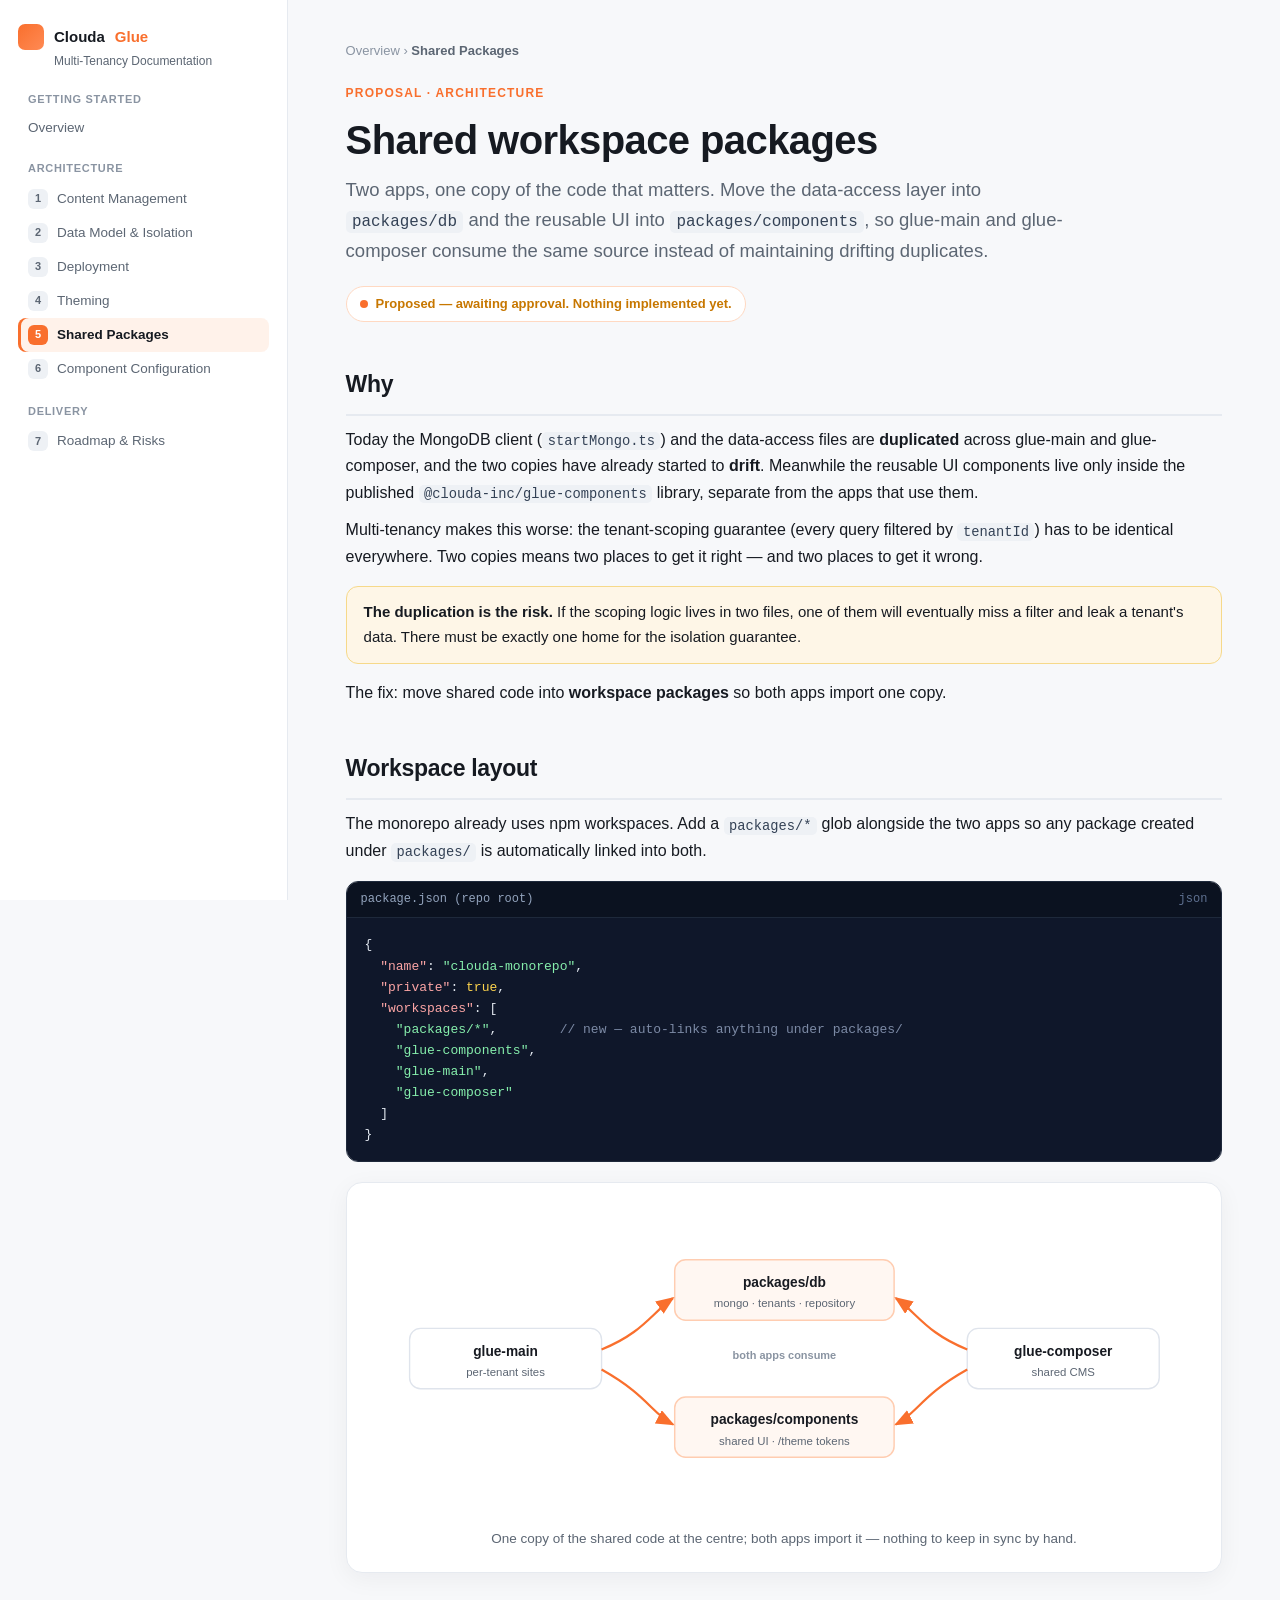
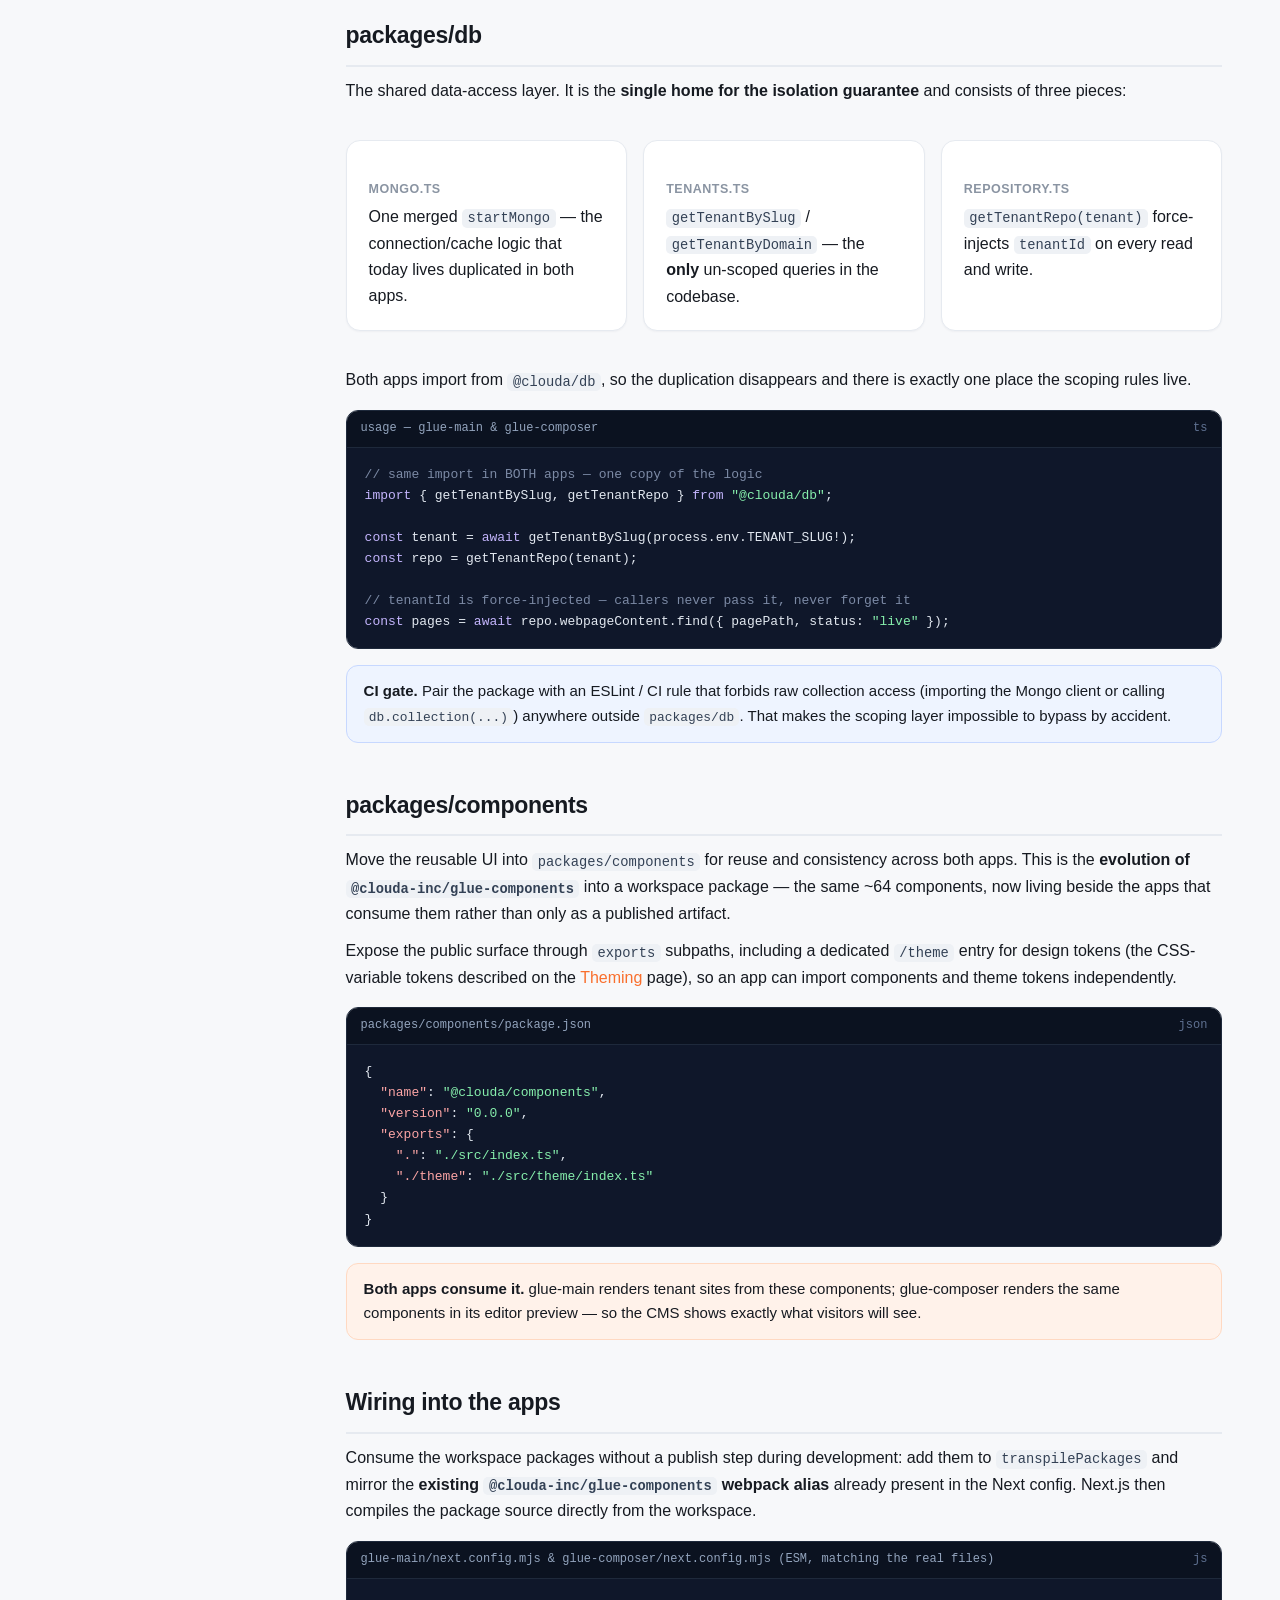
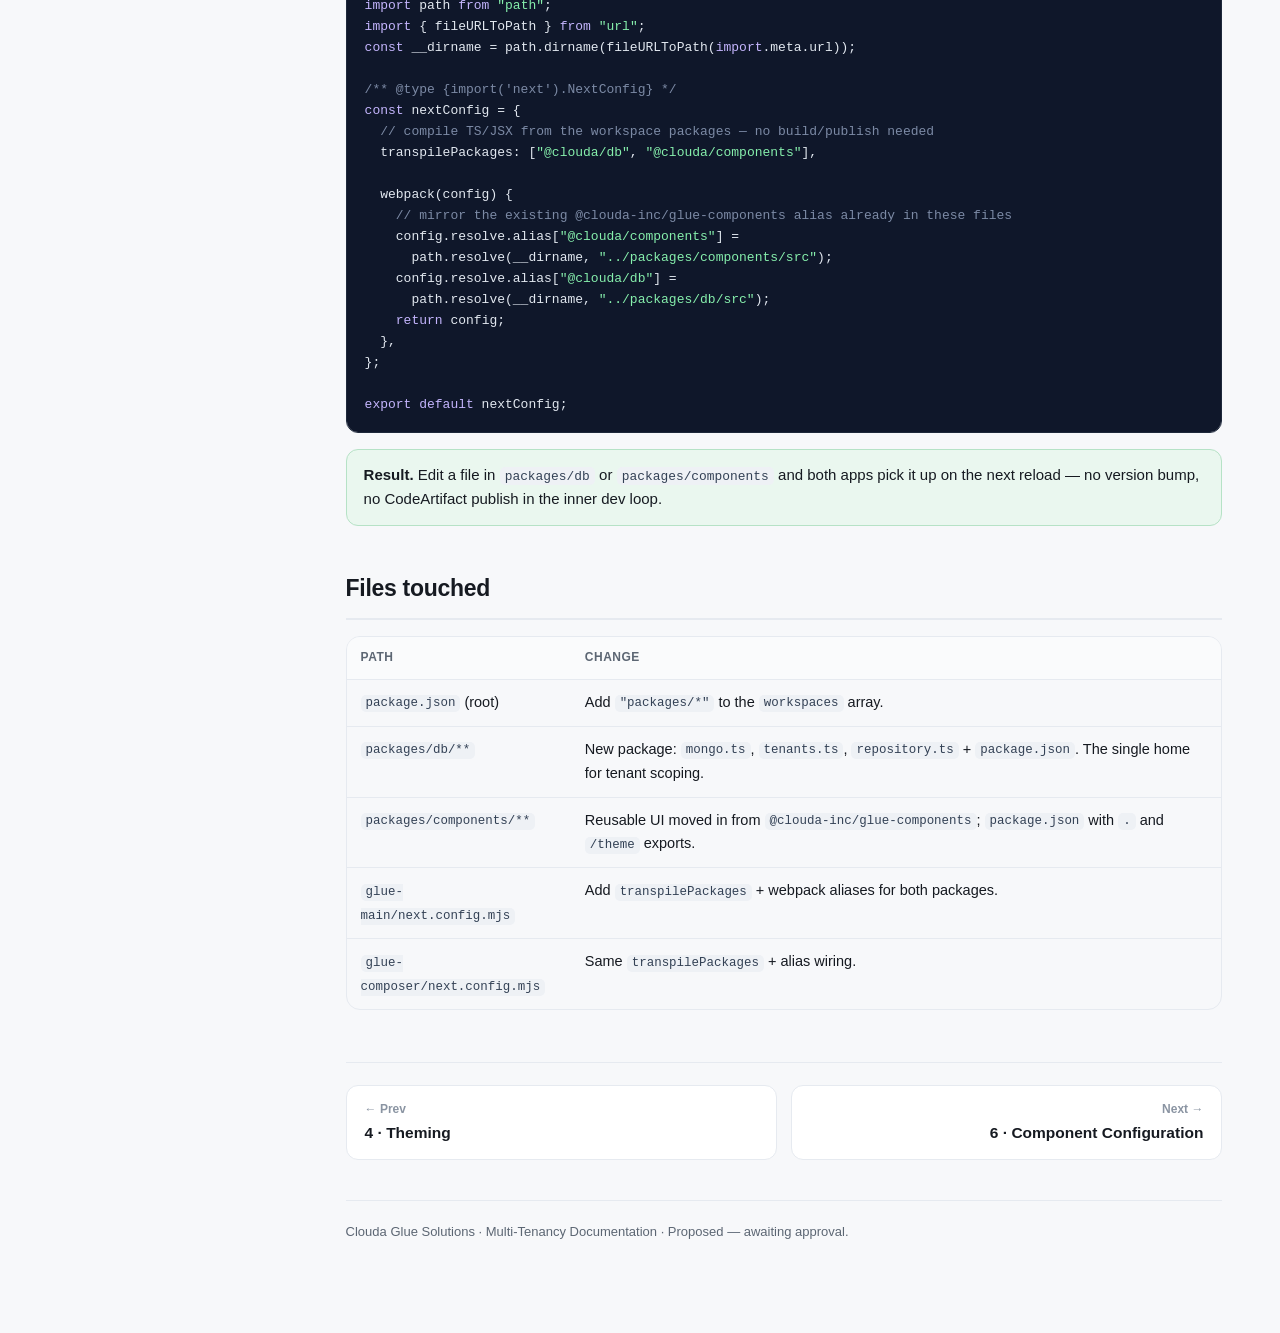
<file: shared-packages.html>
<!DOCTYPE html>
<html lang="en">
<head>
<meta charset="utf-8" />
<meta name="viewport" content="width=device-width, initial-scale=1" />
<title>Shared Packages · Multi-Tenancy Documentation · Clouda Glue</title>
<link rel="stylesheet" href="styles.css" />
</head>
<body>
<div class="layout">
  <nav class="sb">
    <div class="sb-brand"><span class="logo"></span>Clouda <span>Glue</span></div>
    <div class="sb-sub">Multi-Tenancy Documentation</div>
    <div class="sb-group">Getting started</div>
    <a href="index.html">Overview</a>
    <div class="sb-group">Architecture</div>
    <a href="content-management.html"><span class="num">1</span> Content Management</a>
    <a href="data-model.html"><span class="num">2</span> Data Model &amp; Isolation</a>
    <a href="deployment.html"><span class="num">3</span> Deployment</a>
    <a href="theming.html"><span class="num">4</span> Theming</a>
    <a href="shared-packages.html" class="active"><span class="num">5</span> Shared Packages</a>
    <a href="component-config.html"><span class="num">6</span> Component Configuration</a>
    <div class="sb-group">Delivery</div>
    <a href="roadmap.html"><span class="num">7</span> Roadmap &amp; Risks</a>
  </nav>

  <main class="content">
    <div class="crumbs"><a href="index.html">Overview</a> &rsaquo; <b>Shared Packages</b></div>
    <span class="eyebrow">Proposal · Architecture</span>
    <h1>Shared workspace packages</h1>
    <p class="lead">Two apps, one copy of the code that matters. Move the data-access layer into
      <code>packages/db</code> and the reusable UI into <code>packages/components</code>, so glue-main and
      glue-composer consume the same source instead of maintaining drifting duplicates.</p>
    <div class="status">Proposed — awaiting approval. Nothing implemented yet.</div>

    <h2>Why</h2>
    <p>Today the MongoDB client (<code>startMongo.ts</code>) and the data-access files are <b>duplicated</b> across
      glue-main and glue-composer, and the two copies have already started to <b>drift</b>. Meanwhile the reusable
      UI components live only inside the published <code>@clouda-inc/glue-components</code> library, separate from the
      apps that use them.</p>
    <p>Multi-tenancy makes this worse: the tenant-scoping guarantee (every query filtered by <code>tenantId</code>)
      has to be identical everywhere. Two copies means two places to get it right — and two places to get it wrong.</p>
    <div class="warn"><b>The duplication is the risk.</b> If the scoping logic lives in two files, one of them will
      eventually miss a filter and leak a tenant's data. There must be exactly one home for the isolation guarantee.</div>
    <p>The fix: move shared code into <b>workspace packages</b> so both apps import one copy.</p>

    <h2>Workspace layout</h2>
    <p>The monorepo already uses npm workspaces. Add a <code>packages/*</code> glob alongside the two apps so any
      package created under <code>packages/</code> is automatically linked into both.</p>

    <div class="code">
      <div class="label"><span>package.json (repo root)</span><span class="lang">json</span></div>
<pre><code>{
  <span class="c-at">"name"</span>: <span class="c-st">"clouda-monorepo"</span>,
  <span class="c-at">"private"</span>: <span class="c-nm">true</span>,
  <span class="c-at">"workspaces"</span>: [
    <span class="c-st">"packages/*"</span>,        <span class="c-cm">// new — auto-links anything under packages/</span>
    <span class="c-st">"glue-components"</span>,
    <span class="c-st">"glue-main"</span>,
    <span class="c-st">"glue-composer"</span>
  ]
}</code></pre>
    </div>

    <div class="diagram">
      <svg viewBox="0 0 900 340" role="img" aria-label="packages/db and packages/components sit at the centre; both glue-main and glue-composer consume them.">
        <defs>
          <marker id="arw" markerWidth="11" markerHeight="11" refX="7.5" refY="3.4" orient="auto"><path d="M0,0 L8.4,3.4 L0,6.8 Z" fill="#f96f2d"></path></marker>
          <style>
            .bx{fill:#fff;stroke:#dfe4ec;stroke-width:1.5}
            .pk{fill:#fff7f2;stroke:#ffcdb1;stroke-width:1.6}
            .hd{font:700 15px var(--sans,sans-serif);fill:#171a21}
            .sub{font:12.5px var(--sans,sans-serif);fill:#5c6673}
            .lbl{font:600 12px var(--sans,sans-serif);fill:#8a94a2}
            .flow{stroke:#f96f2d;stroke-width:2.4;fill:none}
          </style>
        </defs>

        <!-- packages (centre) -->
        <rect class="pk" x="330" y="60" width="240" height="66" rx="12"></rect>
        <text class="hd" x="450" y="90" text-anchor="middle">packages/db</text>
        <text class="sub" x="450" y="112" text-anchor="middle">mongo · tenants · repository</text>

        <rect class="pk" x="330" y="210" width="240" height="66" rx="12"></rect>
        <text class="hd" x="450" y="240" text-anchor="middle">packages/components</text>
        <text class="sub" x="450" y="262" text-anchor="middle">shared UI · /theme tokens</text>

        <!-- apps -->
        <rect class="bx" x="40" y="135" width="210" height="66" rx="12"></rect>
        <text class="hd" x="145" y="165" text-anchor="middle">glue-main</text>
        <text class="sub" x="145" y="187" text-anchor="middle">per-tenant sites</text>

        <rect class="bx" x="650" y="135" width="210" height="66" rx="12"></rect>
        <text class="hd" x="755" y="165" text-anchor="middle">glue-composer</text>
        <text class="sub" x="755" y="187" text-anchor="middle">shared CMS</text>

        <!-- flows: apps consume packages -->
        <path class="flow" d="M250,158 C295,140 305,118 328,102" marker-end="url(#arw)"></path>
        <path class="flow" d="M250,180 C300,208 305,228 328,240" marker-end="url(#arw)"></path>
        <path class="flow" d="M650,158 C605,140 595,118 572,102" marker-end="url(#arw)"></path>
        <path class="flow" d="M650,180 C600,208 595,228 572,240" marker-end="url(#arw)"></path>
        <text class="lbl" x="450" y="168" text-anchor="middle">both apps consume</text>
      </svg>
      <div class="cap">One copy of the shared code at the centre; both apps import it — nothing to keep in sync by hand.</div>
    </div>

    <h2>packages/db</h2>
    <p>The shared data-access layer. It is the <b>single home for the isolation guarantee</b> and consists of three
      pieces:</p>
    <div class="grid c3">
      <div class="card"><h4>mongo.ts</h4><p style="margin:2px 0 0">One merged <code>startMongo</code> — the connection/cache logic that today lives duplicated in both apps.</p></div>
      <div class="card"><h4>tenants.ts</h4><p style="margin:2px 0 0"><code>getTenantBySlug</code> / <code>getTenantByDomain</code> — the <b>only</b> un-scoped queries in the codebase.</p></div>
      <div class="card"><h4>repository.ts</h4><p style="margin:2px 0 0"><code>getTenantRepo(tenant)</code> force-injects <code>tenantId</code> on every read and write.</p></div>
    </div>
    <p>Both apps import from <code>@clouda/db</code>, so the duplication disappears and there is exactly one place
      the scoping rules live.</p>

    <div class="code">
      <div class="label"><span>usage — glue-main &amp; glue-composer</span><span class="lang">ts</span></div>
<pre><code><span class="c-cm">// same import in BOTH apps — one copy of the logic</span>
<span class="c-kw">import</span> { getTenantBySlug, getTenantRepo } <span class="c-kw">from</span> <span class="c-st">"@clouda/db"</span>;

<span class="c-kw">const</span> tenant = <span class="c-kw">await</span> getTenantBySlug(process.env.TENANT_SLUG!);
<span class="c-kw">const</span> repo = getTenantRepo(tenant);

<span class="c-cm">// tenantId is force-injected — callers never pass it, never forget it</span>
<span class="c-kw">const</span> pages = <span class="c-kw">await</span> repo.webpageContent.find({ pagePath, status: <span class="c-st">"live"</span> });</code></pre>
    </div>

    <div class="tip"><b>CI gate.</b> Pair the package with an ESLint / CI rule that forbids raw collection access
      (importing the Mongo client or calling <code>db.collection(...)</code>) anywhere outside <code>packages/db</code>.
      That makes the scoping layer impossible to bypass by accident.</div>

    <h2>packages/components</h2>
    <p>Move the reusable UI into <code>packages/components</code> for reuse and consistency across both apps. This is
      the <b>evolution of <code>@clouda-inc/glue-components</code></b> into a workspace package — the same ~64
      components, now living beside the apps that consume them rather than only as a published artifact.</p>
    <p>Expose the public surface through <code>exports</code> subpaths, including a dedicated <code>/theme</code>
      entry for design tokens (the CSS-variable tokens described on the <a href="theming.html">Theming</a> page), so
      an app can import components and theme tokens independently.</p>

    <div class="code">
      <div class="label"><span>packages/components/package.json</span><span class="lang">json</span></div>
<pre><code>{
  <span class="c-at">"name"</span>: <span class="c-st">"@clouda/components"</span>,
  <span class="c-at">"version"</span>: <span class="c-st">"0.0.0"</span>,
  <span class="c-at">"exports"</span>: {
    <span class="c-at">"."</span>: <span class="c-st">"./src/index.ts"</span>,
    <span class="c-at">"./theme"</span>: <span class="c-st">"./src/theme/index.ts"</span>
  }
}</code></pre>
    </div>
    <div class="note"><b>Both apps consume it.</b> glue-main renders tenant sites from these components; glue-composer
      renders the same components in its editor preview — so the CMS shows exactly what visitors will see.</div>

    <h2>Wiring into the apps</h2>
    <p>Consume the workspace packages without a publish step during development: add them to
      <code>transpilePackages</code> and mirror the <b>existing <code>@clouda-inc/glue-components</code> webpack alias</b>
      already present in the Next config. Next.js then compiles the package source directly from the workspace.</p>

    <div class="code">
      <div class="label"><span>glue-main/next.config.mjs &amp; glue-composer/next.config.mjs (ESM, matching the real files)</span><span class="lang">js</span></div>
<pre><code><span class="c-kw">import</span> path <span class="c-kw">from</span> <span class="c-st">"path"</span>;
<span class="c-kw">import</span> { fileURLToPath } <span class="c-kw">from</span> <span class="c-st">"url"</span>;
<span class="c-kw">const</span> __dirname = path.dirname(fileURLToPath(<span class="c-kw">import</span>.meta.url));

<span class="c-cm">/** @type {import('next').NextConfig} */</span>
<span class="c-kw">const</span> nextConfig = {
  <span class="c-cm">// compile TS/JSX from the workspace packages — no build/publish needed</span>
  transpilePackages: [<span class="c-st">"@clouda/db"</span>, <span class="c-st">"@clouda/components"</span>],

  webpack(config) {
    <span class="c-cm">// mirror the existing @clouda-inc/glue-components alias already in these files</span>
    config.resolve.alias[<span class="c-st">"@clouda/components"</span>] =
      path.resolve(__dirname, <span class="c-st">"../packages/components/src"</span>);
    config.resolve.alias[<span class="c-st">"@clouda/db"</span>] =
      path.resolve(__dirname, <span class="c-st">"../packages/db/src"</span>);
    <span class="c-kw">return</span> config;
  },
};

<span class="c-kw">export default</span> nextConfig;</code></pre>
    </div>
    <div class="ok"><b>Result.</b> Edit a file in <code>packages/db</code> or <code>packages/components</code> and both
      apps pick it up on the next reload — no version bump, no CodeArtifact publish in the inner dev loop.</div>

    <h2>Files touched</h2>
    <div class="tablewrap">
      <table>
        <thead><tr><th>Path</th><th>Change</th></tr></thead>
        <tbody>
          <tr><td><code>package.json</code> (root)</td><td>Add <code>"packages/*"</code> to the <code>workspaces</code> array.</td></tr>
          <tr><td><code>packages/db/**</code></td><td>New package: <code>mongo.ts</code>, <code>tenants.ts</code>, <code>repository.ts</code> + <code>package.json</code>. The single home for tenant scoping.</td></tr>
          <tr><td><code>packages/components/**</code></td><td>Reusable UI moved in from <code>@clouda-inc/glue-components</code>; <code>package.json</code> with <code>.</code> and <code>/theme</code> exports.</td></tr>
          <tr><td><code>glue-main/next.config.mjs</code></td><td>Add <code>transpilePackages</code> + webpack aliases for both packages.</td></tr>
          <tr><td><code>glue-composer/next.config.mjs</code></td><td>Same <code>transpilePackages</code> + alias wiring.</td></tr>
        </tbody>
      </table>
    </div>

    <div class="pagenav"><a class="prev" href="theming.html"><div class="dir">&larr; Prev</div><div class="ttl">4 &middot; Theming</div></a><a class="next" href="component-config.html"><div class="dir">Next &rarr;</div><div class="ttl">6 &middot; Component Configuration</div></a></div>
    <div class="footer">Clouda Glue Solutions &middot; Multi-Tenancy Documentation &middot; Proposed &mdash; awaiting approval.</div>
  </main>
</div>
</body>
</html>
</file>
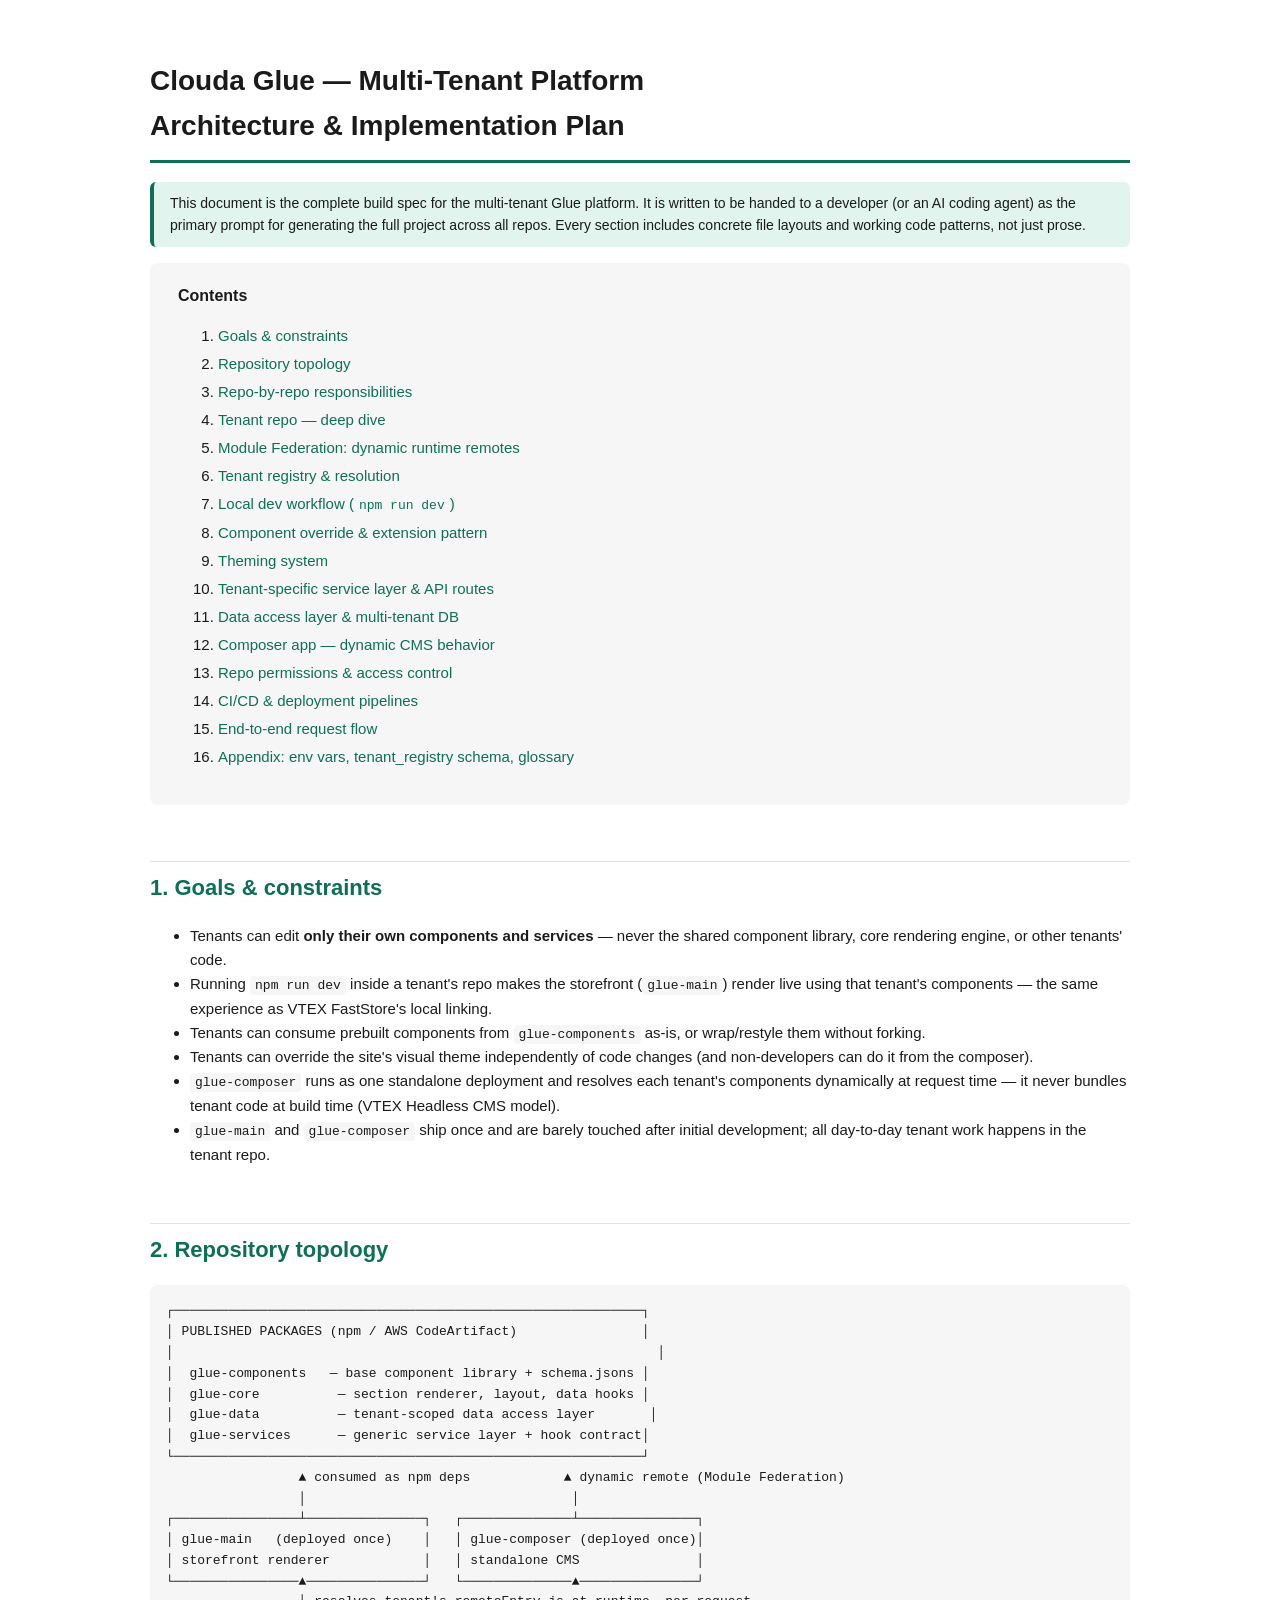
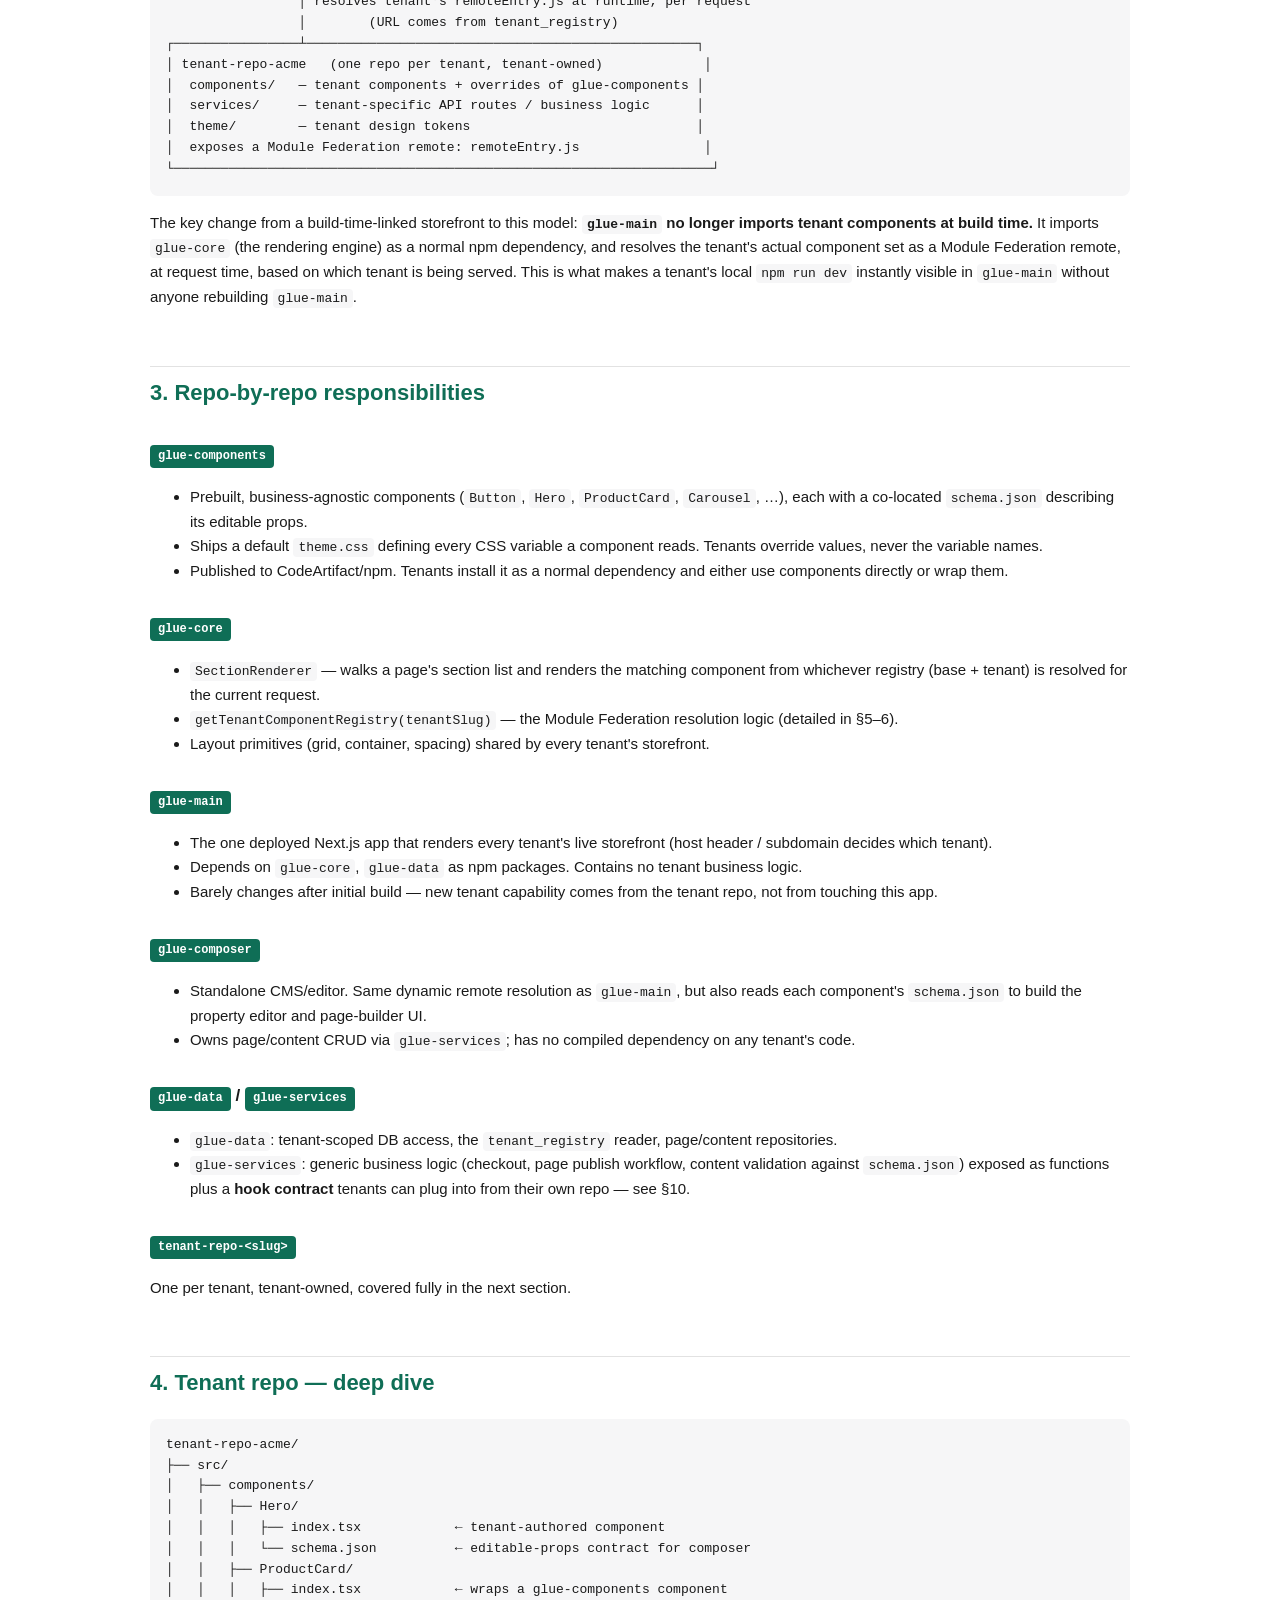
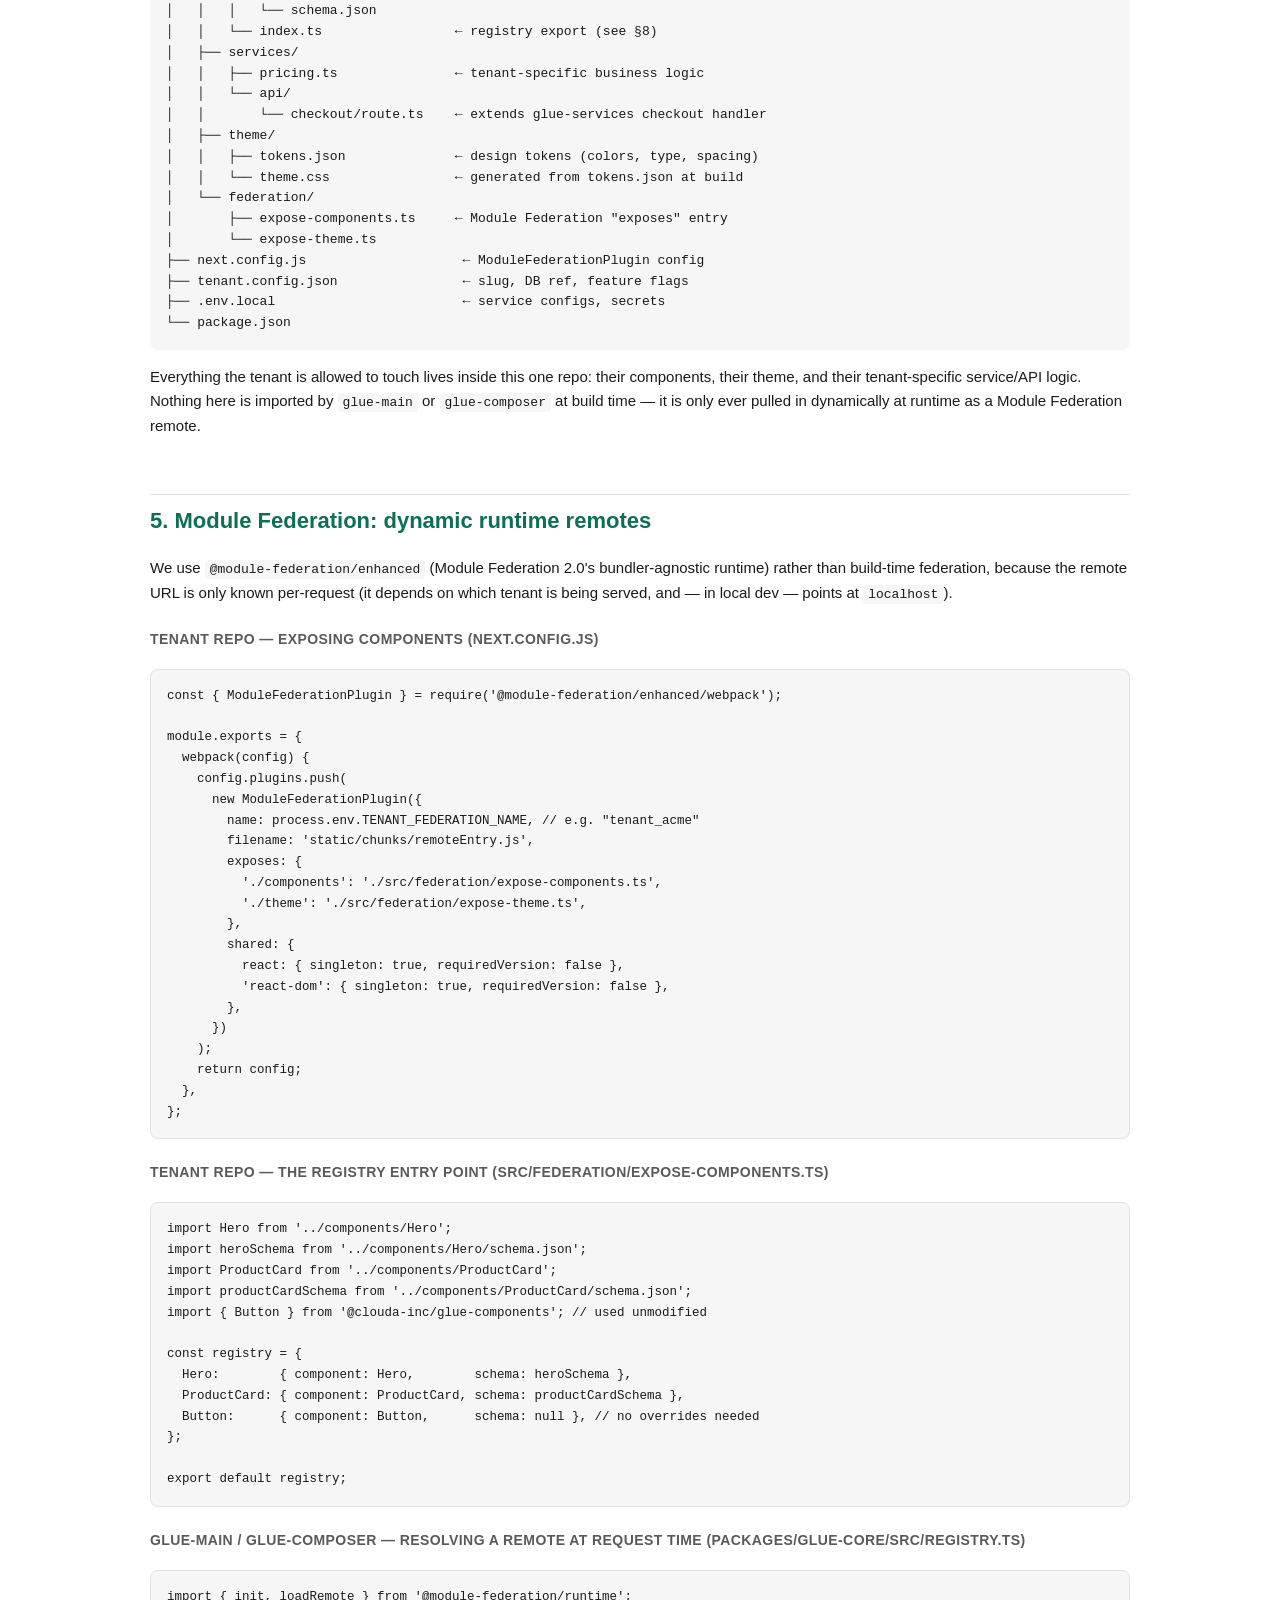
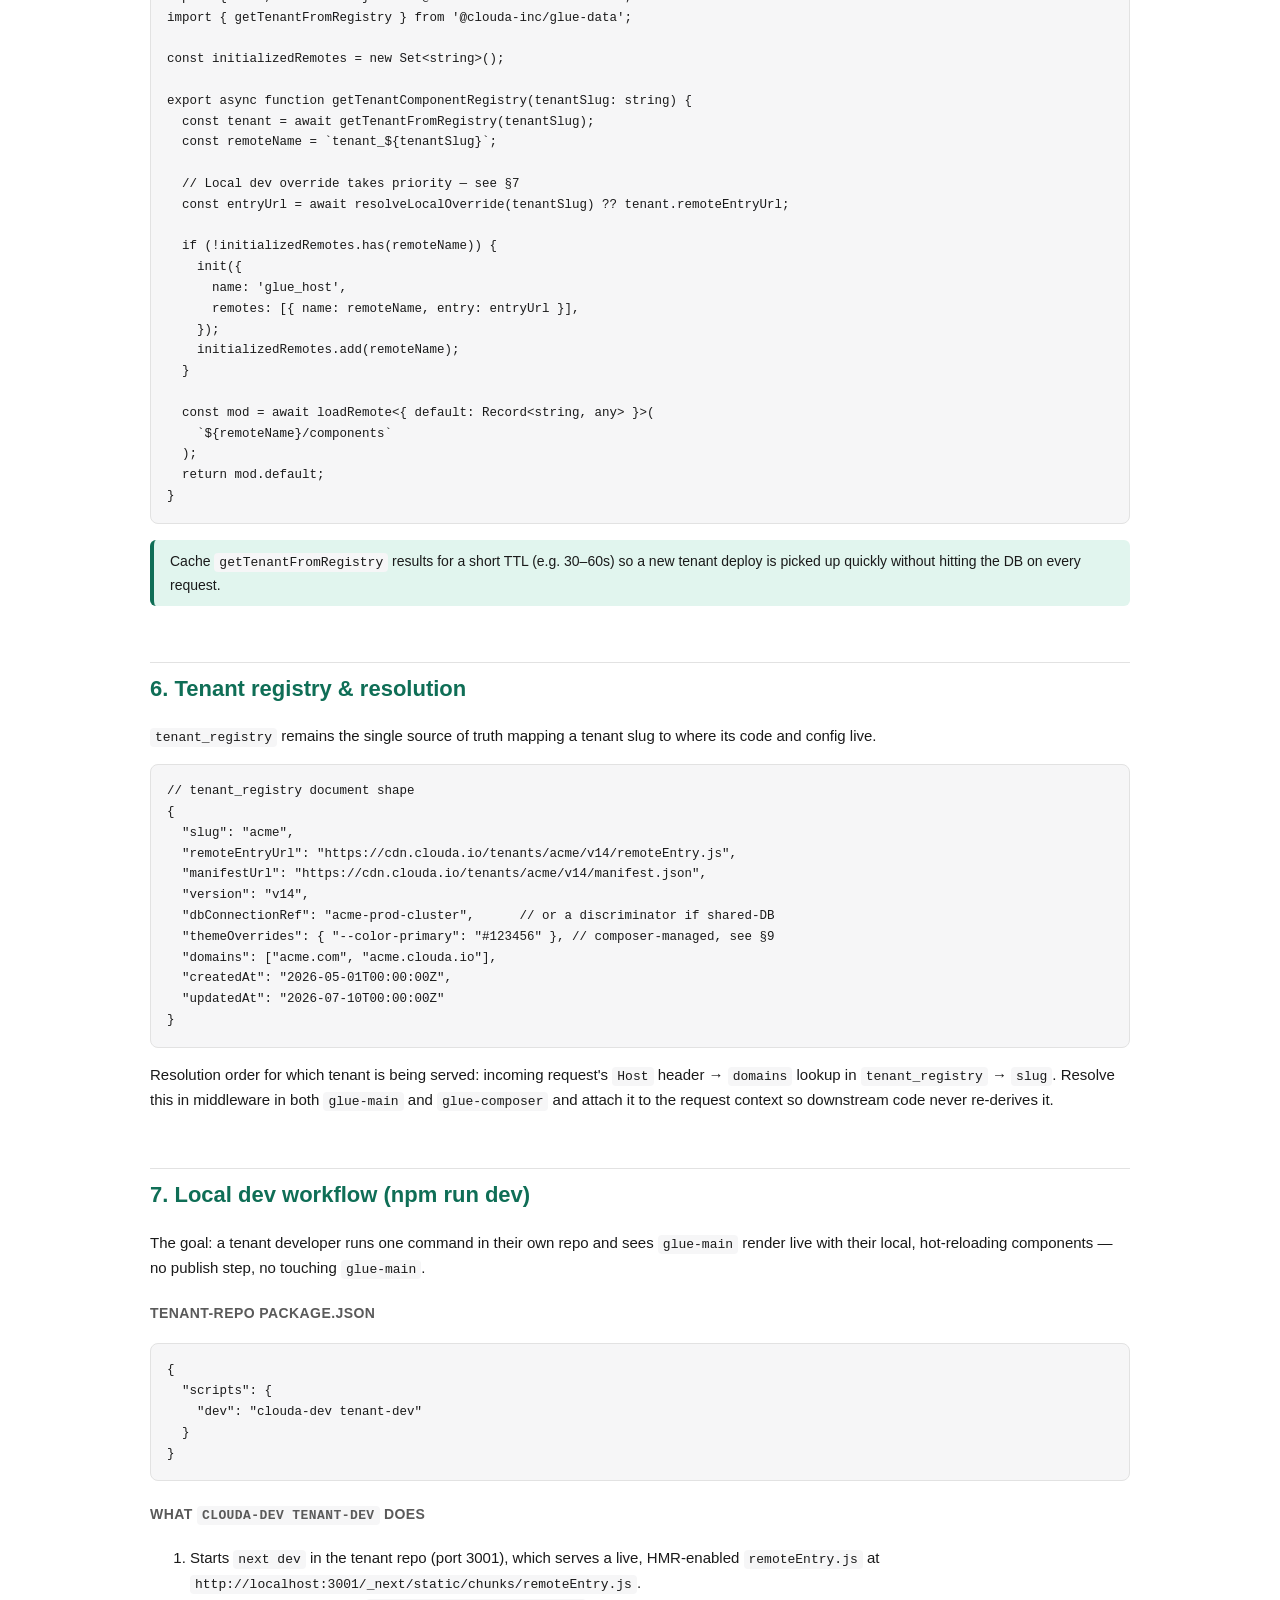
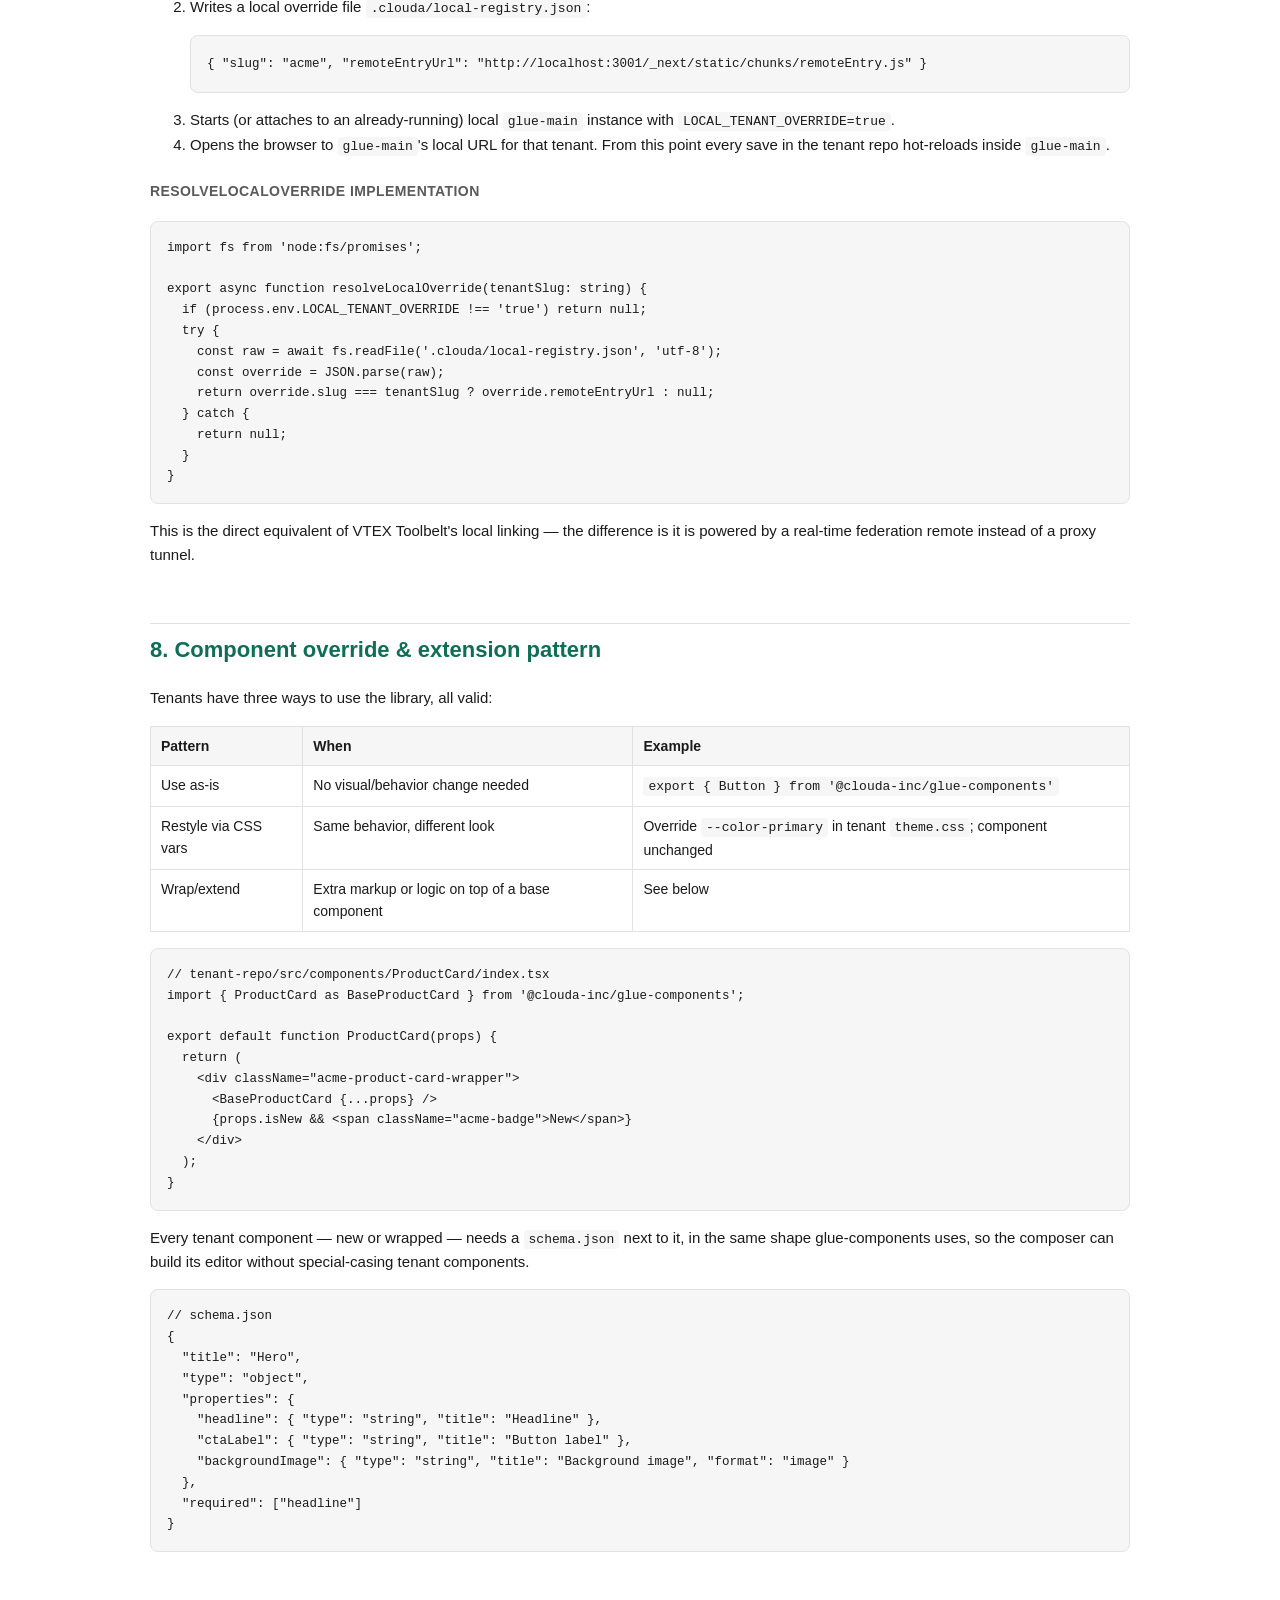
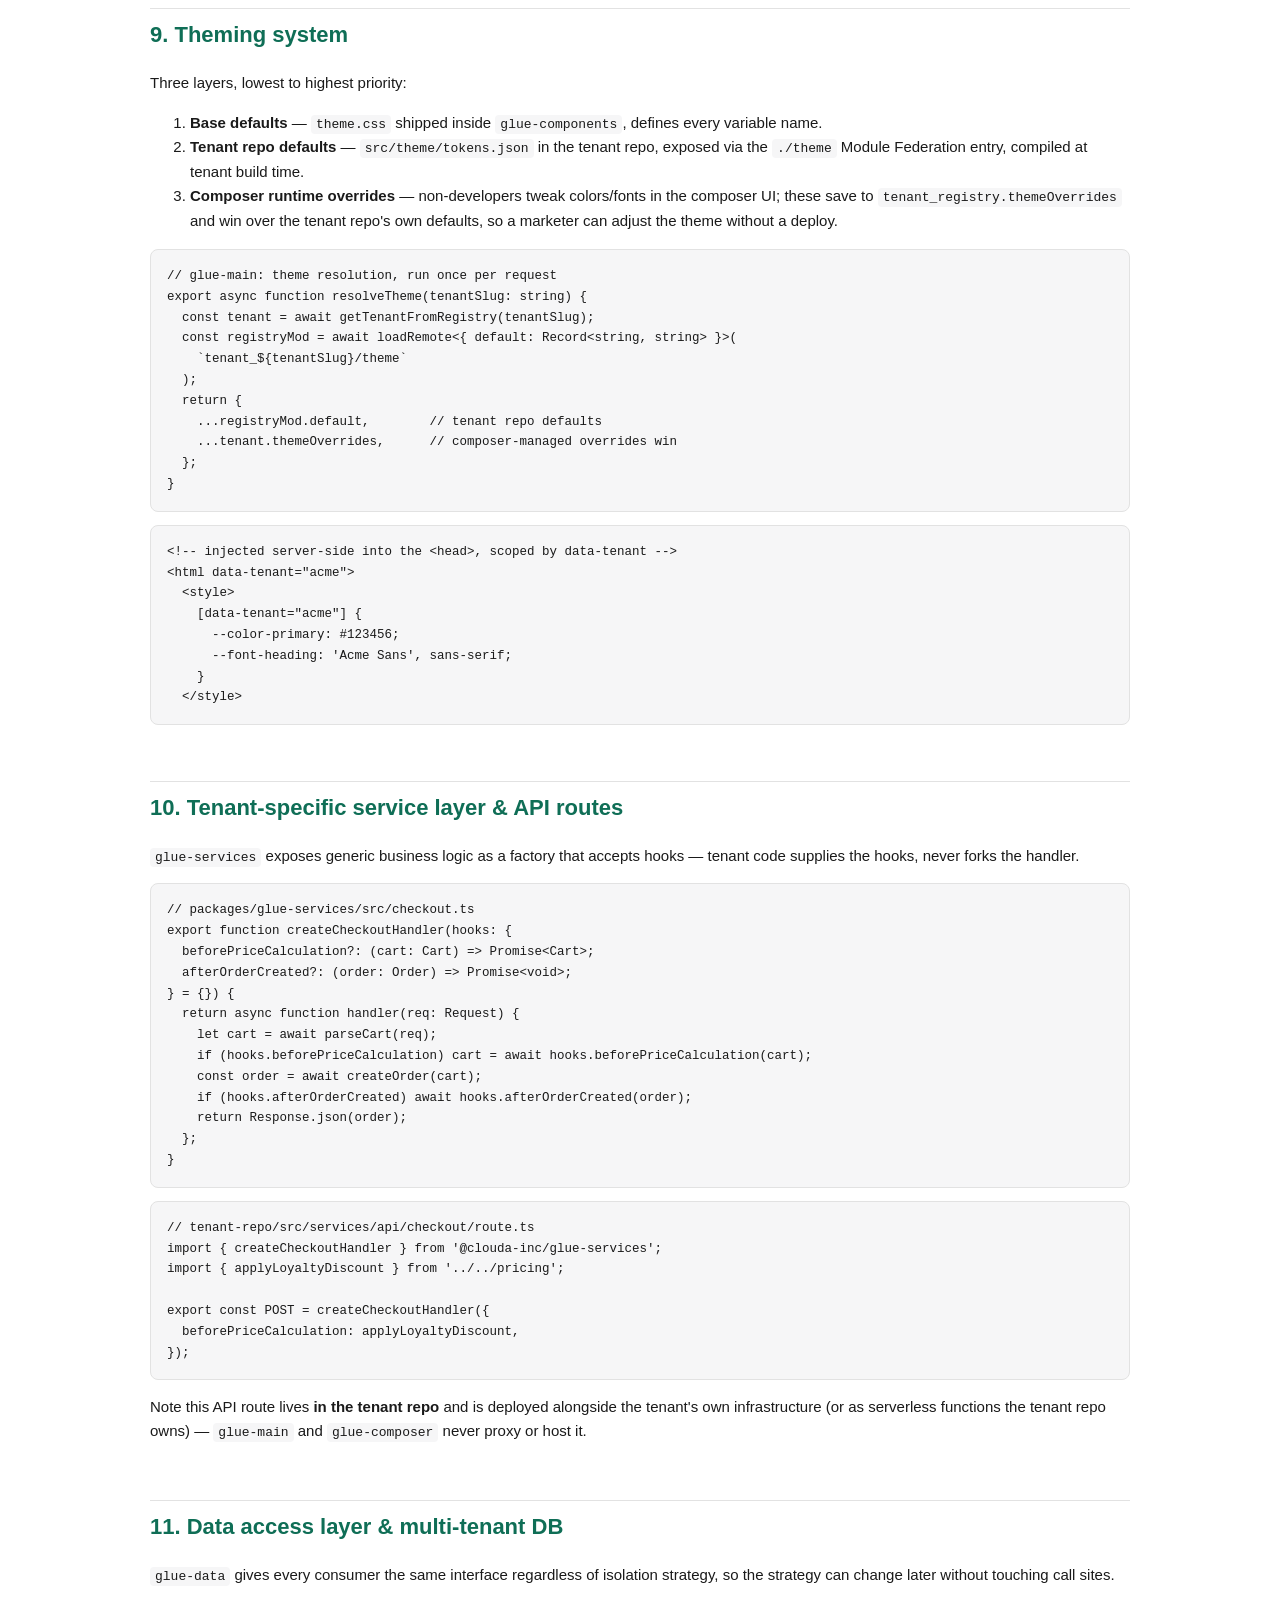
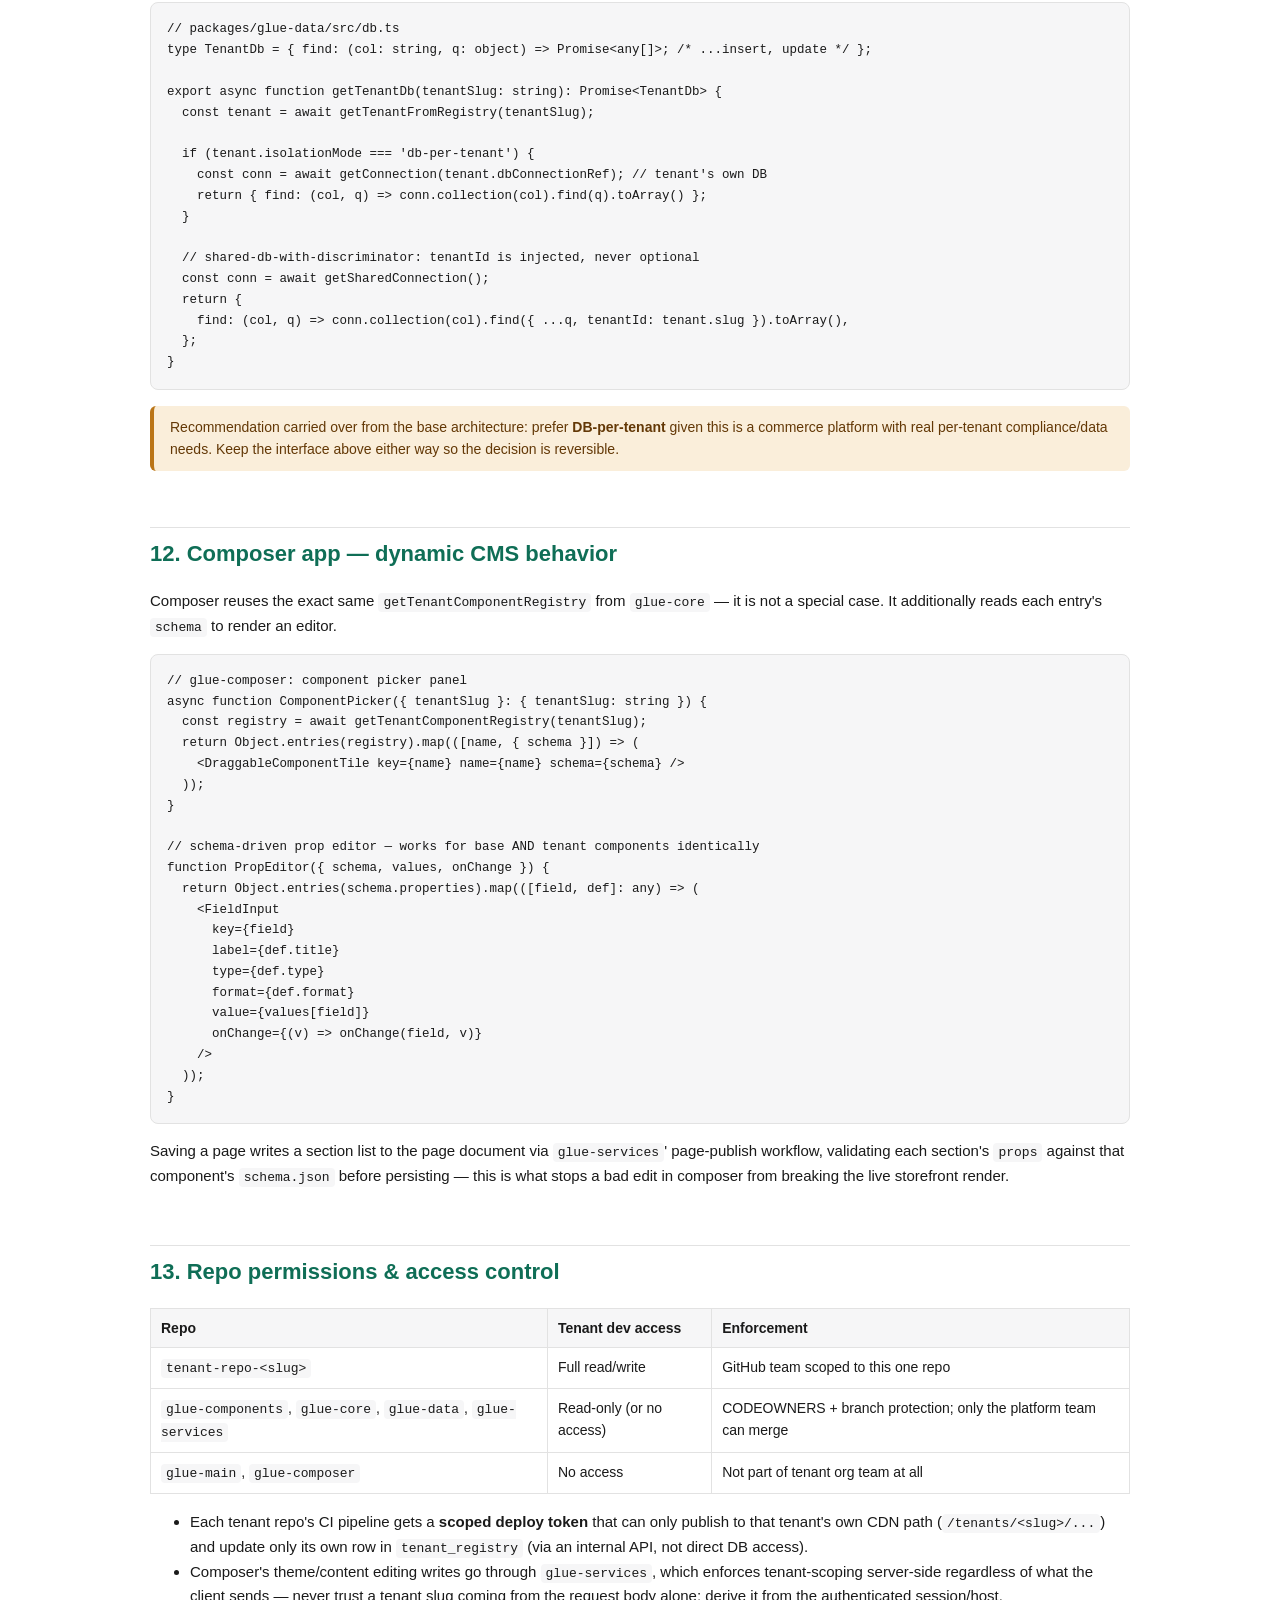
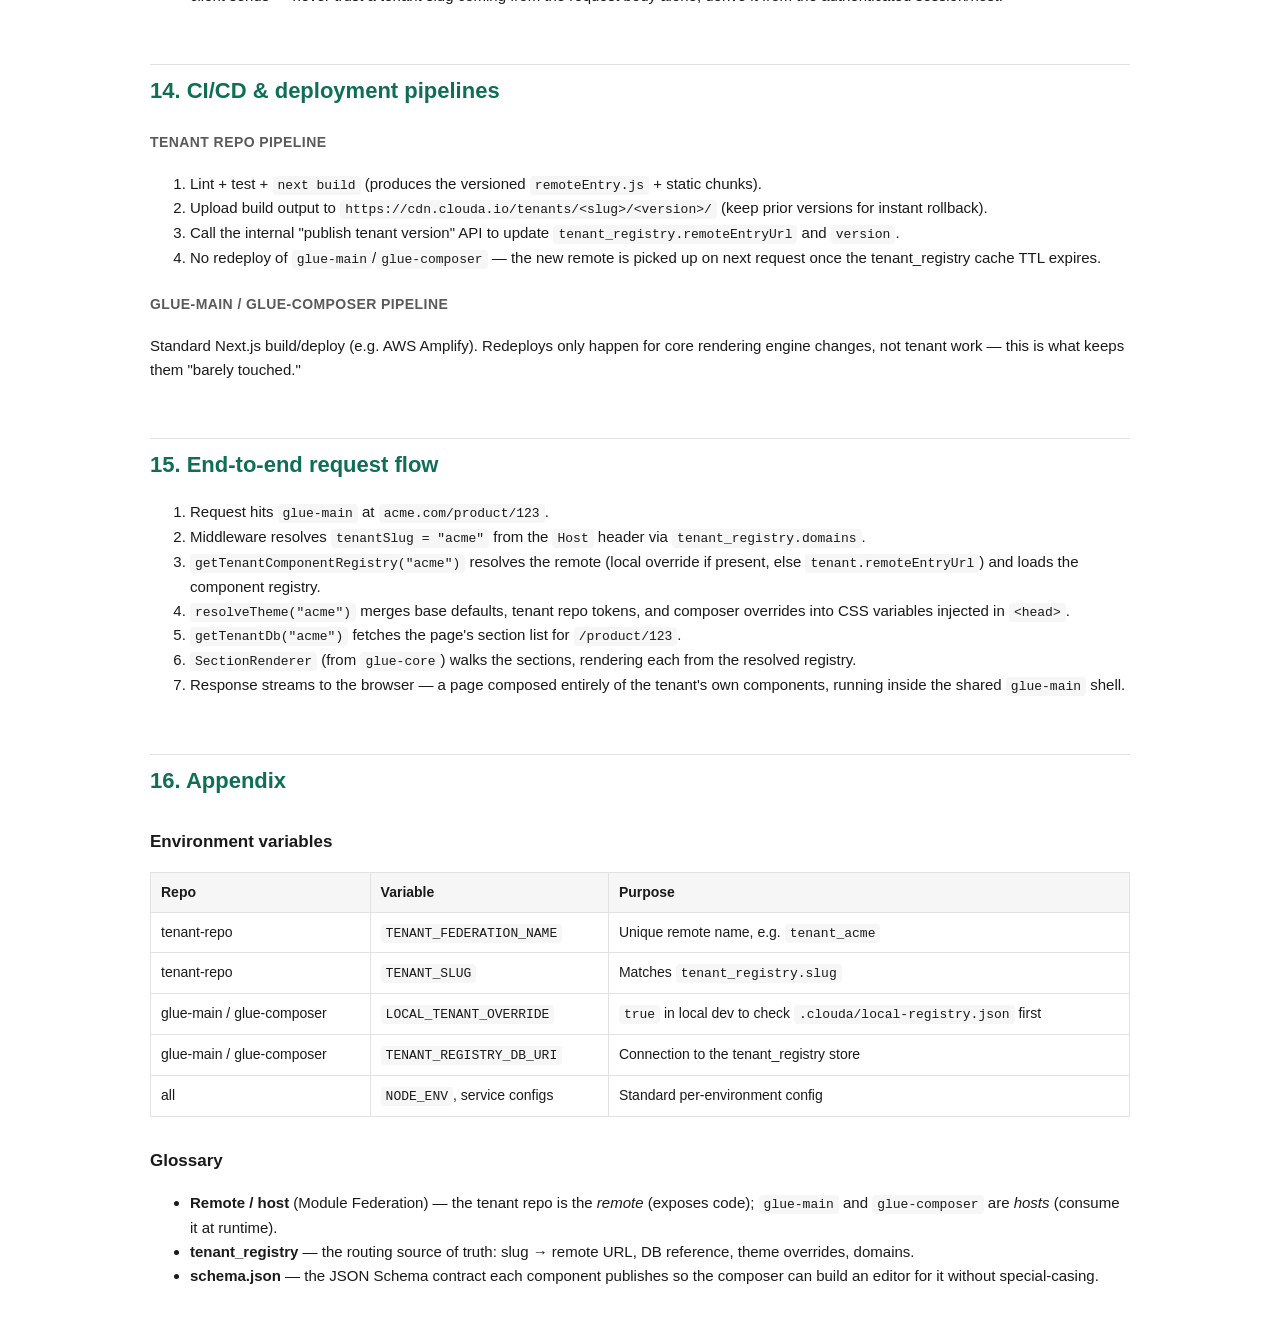
<file: glue-solutions/glue-multitenant-architecture-plan.html>
<!DOCTYPE html>
<html lang="en">
<head>
<meta charset="UTF-8">
<title>Clouda Glue — Multi-Tenant Platform Architecture & Implementation Plan</title>
<style>
  :root {
    --bg: #ffffff; --fg: #1a1a1a; --muted: #5a5a5a; --border: #e2e2e2;
    --code-bg: #f6f6f7; --accent: #0f6e56; --accent-bg: #e1f5ee;
    --warn-bg: #faeeda; --warn-fg: #633806;
  }
  body { font-family: -apple-system, "Segoe UI", Helvetica, Arial, sans-serif; color: var(--fg); background: var(--bg); max-width: 980px; margin: 0 auto; padding: 40px 24px 100px; line-height: 1.6; }
  h1 { font-size: 28px; border-bottom: 3px solid var(--accent); padding-bottom: 12px; }
  h2 { font-size: 22px; margin-top: 56px; padding-top: 8px; border-top: 1px solid var(--border); color: var(--accent); }
  h3 { font-size: 17px; margin-top: 30px; }
  h4 { font-size: 14px; margin-top: 22px; text-transform: uppercase; letter-spacing: 0.03em; color: var(--muted); }
  p, li { font-size: 15px; }
  code { font-family: "SF Mono", Consolas, Menlo, monospace; font-size: 13px; background: var(--code-bg); padding: 2px 5px; border-radius: 4px; }
  pre { background: var(--code-bg); border: 1px solid var(--border); border-radius: 8px; padding: 16px; overflow-x: auto; }
  pre code { background: none; padding: 0; font-size: 12.5px; }
  table { border-collapse: collapse; width: 100%; margin: 16px 0; font-size: 14px; }
  th, td { border: 1px solid var(--border); padding: 8px 10px; text-align: left; vertical-align: top; }
  th { background: var(--code-bg); }
  .note { background: var(--accent-bg); border-left: 4px solid var(--accent); padding: 10px 16px; border-radius: 6px; margin: 16px 0; font-size: 14px; }
  .warn { background: var(--warn-bg); border-left: 4px solid #ba7517; padding: 10px 16px; border-radius: 6px; margin: 16px 0; font-size: 14px; color: var(--warn-fg); }
  .toc { background: var(--code-bg); border-radius: 8px; padding: 20px 28px; }
  .toc a { color: var(--accent); text-decoration: none; }
  .toc li { margin-bottom: 4px; }
  .repo-tag { display: inline-block; background: var(--accent); color: white; font-family: monospace; font-size: 12px; padding: 2px 8px; border-radius: 4px; }
  .tree { font-family: monospace; font-size: 13px; white-space: pre; background: var(--code-bg); padding: 16px; border-radius: 8px; }
  hr { border: none; border-top: 1px solid var(--border); margin: 40px 0; }
</style>
</head>
<body>

<h1>Clouda Glue — Multi-Tenant Platform<br>Architecture &amp; Implementation Plan</h1>
<p class="note">This document is the complete build spec for the multi-tenant Glue platform. It is written to be handed to a developer (or an AI coding agent) as the primary prompt for generating the full project across all repos. Every section includes concrete file layouts and working code patterns, not just prose.</p>

<div class="toc">
<strong>Contents</strong>
<ol>
<li><a href="#goals">Goals &amp; constraints</a></li>
<li><a href="#topology">Repository topology</a></li>
<li><a href="#repos">Repo-by-repo responsibilities</a></li>
<li><a href="#tenant-repo">Tenant repo — deep dive</a></li>
<li><a href="#federation">Module Federation: dynamic runtime remotes</a></li>
<li><a href="#registry">Tenant registry &amp; resolution</a></li>
<li><a href="#localdev">Local dev workflow (<code>npm run dev</code>)</a></li>
<li><a href="#components">Component override &amp; extension pattern</a></li>
<li><a href="#theming">Theming system</a></li>
<li><a href="#services">Tenant-specific service layer &amp; API routes</a></li>
<li><a href="#data">Data access layer &amp; multi-tenant DB</a></li>
<li><a href="#composer">Composer app — dynamic CMS behavior</a></li>
<li><a href="#permissions">Repo permissions &amp; access control</a></li>
<li><a href="#cicd">CI/CD &amp; deployment pipelines</a></li>
<li><a href="#flow">End-to-end request flow</a></li>
<li><a href="#appendix">Appendix: env vars, tenant_registry schema, glossary</a></li>
</ol>
</div>

<h2 id="goals">1. Goals &amp; constraints</h2>
<ul>
<li>Tenants can edit <strong>only their own components and services</strong> — never the shared component library, core rendering engine, or other tenants' code.</li>
<li>Running <code>npm run dev</code> inside a tenant's repo makes the storefront (<code>glue-main</code>) render live using that tenant's components — the same experience as VTEX FastStore's local linking.</li>
<li>Tenants can consume prebuilt components from <code>glue-components</code> as-is, or wrap/restyle them without forking.</li>
<li>Tenants can override the site's visual theme independently of code changes (and non-developers can do it from the composer).</li>
<li><code>glue-composer</code> runs as one standalone deployment and resolves each tenant's components dynamically at request time — it never bundles tenant code at build time (VTEX Headless CMS model).</li>
<li><code>glue-main</code> and <code>glue-composer</code> ship once and are barely touched after initial development; all day-to-day tenant work happens in the tenant repo.</li>
</ul>

<h2 id="topology">2. Repository topology</h2>
<div class="tree">┌────────────────────────────────────────────────────────────┐
│ PUBLISHED PACKAGES (npm / AWS CodeArtifact)                │
│                                                              │
│  glue-components   — base component library + schema.jsons │
│  glue-core          — section renderer, layout, data hooks │
│  glue-data          — tenant-scoped data access layer       │
│  glue-services      — generic service layer + hook contract│
└────────────────────────────────────────────────────────────┘
                 ▲ consumed as npm deps            ▲ dynamic remote (Module Federation)
                 │                                  │
┌────────────────┴───────────────┐   ┌──────────────┴───────────────┐
│ glue-main   (deployed once)    │   │ glue-composer (deployed once)│
│ storefront renderer            │   │ standalone CMS               │
└────────────────▲───────────────┘   └──────────────▲───────────────┘
                 │ resolves tenant's remoteEntry.js at runtime, per request
                 │        (URL comes from tenant_registry)
┌────────────────┴──────────────────────────────────────────────────┐
│ tenant-repo-acme   (one repo per tenant, tenant-owned)             │
│  components/   — tenant components + overrides of glue-components │
│  services/     — tenant-specific API routes / business logic      │
│  theme/        — tenant design tokens                             │
│  exposes a Module Federation remote: remoteEntry.js                │
└─────────────────────────────────────────────────────────────────────┘</div>

<p>The key change from a build-time-linked storefront to this model: <strong><code>glue-main</code> no longer imports tenant components at build time.</strong> It imports <code>glue-core</code> (the rendering engine) as a normal npm dependency, and resolves the tenant's actual component set as a Module Federation remote, at request time, based on which tenant is being served. This is what makes a tenant's local <code>npm run dev</code> instantly visible in <code>glue-main</code> without anyone rebuilding <code>glue-main</code>.</p>

<h2 id="repos">3. Repo-by-repo responsibilities</h2>

<h3><span class="repo-tag">glue-components</span></h3>
<ul>
<li>Prebuilt, business-agnostic components (<code>Button</code>, <code>Hero</code>, <code>ProductCard</code>, <code>Carousel</code>, …), each with a co-located <code>schema.json</code> describing its editable props.</li>
<li>Ships a default <code>theme.css</code> defining every CSS variable a component reads. Tenants override values, never the variable names.</li>
<li>Published to CodeArtifact/npm. Tenants install it as a normal dependency and either use components directly or wrap them.</li>
</ul>

<h3><span class="repo-tag">glue-core</span></h3>
<ul>
<li><code>SectionRenderer</code> — walks a page's section list and renders the matching component from whichever registry (base + tenant) is resolved for the current request.</li>
<li><code>getTenantComponentRegistry(tenantSlug)</code> — the Module Federation resolution logic (detailed in §5–6).</li>
<li>Layout primitives (grid, container, spacing) shared by every tenant's storefront.</li>
</ul>

<h3><span class="repo-tag">glue-main</span></h3>
<ul>
<li>The one deployed Next.js app that renders every tenant's live storefront (host header / subdomain decides which tenant).</li>
<li>Depends on <code>glue-core</code>, <code>glue-data</code> as npm packages. Contains no tenant business logic.</li>
<li>Barely changes after initial build — new tenant capability comes from the tenant repo, not from touching this app.</li>
</ul>

<h3><span class="repo-tag">glue-composer</span></h3>
<ul>
<li>Standalone CMS/editor. Same dynamic remote resolution as <code>glue-main</code>, but also reads each component's <code>schema.json</code> to build the property editor and page-builder UI.</li>
<li>Owns page/content CRUD via <code>glue-services</code>; has no compiled dependency on any tenant's code.</li>
</ul>

<h3><span class="repo-tag">glue-data</span> / <span class="repo-tag">glue-services</span></h3>
<ul>
<li><code>glue-data</code>: tenant-scoped DB access, the <code>tenant_registry</code> reader, page/content repositories.</li>
<li><code>glue-services</code>: generic business logic (checkout, page publish workflow, content validation against <code>schema.json</code>) exposed as functions plus a <strong>hook contract</strong> tenants can plug into from their own repo — see §10.</li>
</ul>

<h3><span class="repo-tag">tenant-repo-&lt;slug&gt;</span></h3>
<p>One per tenant, tenant-owned, covered fully in the next section.</p>

<h2 id="tenant-repo">4. Tenant repo — deep dive</h2>
<div class="tree">tenant-repo-acme/
├── src/
│   ├── components/
│   │   ├── Hero/
│   │   │   ├── index.tsx            ← tenant-authored component
│   │   │   └── schema.json          ← editable-props contract for composer
│   │   ├── ProductCard/
│   │   │   ├── index.tsx            ← wraps a glue-components component
│   │   │   └── schema.json
│   │   └── index.ts                 ← registry export (see §8)
│   ├── services/
│   │   ├── pricing.ts               ← tenant-specific business logic
│   │   └── api/
│   │       └── checkout/route.ts    ← extends glue-services checkout handler
│   ├── theme/
│   │   ├── tokens.json              ← design tokens (colors, type, spacing)
│   │   └── theme.css                ← generated from tokens.json at build
│   └── federation/
│       ├── expose-components.ts     ← Module Federation "exposes" entry
│       └── expose-theme.ts
├── next.config.js                    ← ModuleFederationPlugin config
├── tenant.config.json                ← slug, DB ref, feature flags
├── .env.local                        ← service configs, secrets
└── package.json
</div>
<p>Everything the tenant is allowed to touch lives inside this one repo: their components, their theme, and their tenant-specific service/API logic. Nothing here is imported by <code>glue-main</code> or <code>glue-composer</code> at build time — it is only ever pulled in dynamically at runtime as a Module Federation remote.</p>

<h2 id="federation">5. Module Federation: dynamic runtime remotes</h2>
<p>We use <code>@module-federation/enhanced</code> (Module Federation 2.0's bundler-agnostic runtime) rather than build-time federation, because the remote URL is only known per-request (it depends on which tenant is being served, and — in local dev — points at <code>localhost</code>).</p>

<h4>Tenant repo — exposing components (next.config.js)</h4>
<pre><code>const { ModuleFederationPlugin } = require('@module-federation/enhanced/webpack');

module.exports = {
  webpack(config) {
    config.plugins.push(
      new ModuleFederationPlugin({
        name: process.env.TENANT_FEDERATION_NAME, // e.g. "tenant_acme"
        filename: 'static/chunks/remoteEntry.js',
        exposes: {
          './components': './src/federation/expose-components.ts',
          './theme': './src/federation/expose-theme.ts',
        },
        shared: {
          react: { singleton: true, requiredVersion: false },
          'react-dom': { singleton: true, requiredVersion: false },
        },
      })
    );
    return config;
  },
};
</code></pre>

<h4>Tenant repo — the registry entry point (src/federation/expose-components.ts)</h4>
<pre><code>import Hero from '../components/Hero';
import heroSchema from '../components/Hero/schema.json';
import ProductCard from '../components/ProductCard';
import productCardSchema from '../components/ProductCard/schema.json';
import { Button } from '@clouda-inc/glue-components'; // used unmodified

const registry = {
  Hero:        { component: Hero,        schema: heroSchema },
  ProductCard: { component: ProductCard, schema: productCardSchema },
  Button:      { component: Button,      schema: null }, // no overrides needed
};

export default registry;
</code></pre>

<h4>glue-main / glue-composer — resolving a remote at request time (packages/glue-core/src/registry.ts)</h4>
<pre><code>import { init, loadRemote } from '@module-federation/runtime';
import { getTenantFromRegistry } from '@clouda-inc/glue-data';

const initializedRemotes = new Set&lt;string&gt;();

export async function getTenantComponentRegistry(tenantSlug: string) {
  const tenant = await getTenantFromRegistry(tenantSlug);
  const remoteName = `tenant_${tenantSlug}`;

  // Local dev override takes priority — see §7
  const entryUrl = await resolveLocalOverride(tenantSlug) ?? tenant.remoteEntryUrl;

  if (!initializedRemotes.has(remoteName)) {
    init({
      name: 'glue_host',
      remotes: [{ name: remoteName, entry: entryUrl }],
    });
    initializedRemotes.add(remoteName);
  }

  const mod = await loadRemote&lt;{ default: Record&lt;string, any&gt; }&gt;(
    `${remoteName}/components`
  );
  return mod.default;
}
</code></pre>

<div class="note">Cache <code>getTenantFromRegistry</code> results for a short TTL (e.g. 30–60s) so a new tenant deploy is picked up quickly without hitting the DB on every request.</div>

<h2 id="registry">6. Tenant registry &amp; resolution</h2>
<p><code>tenant_registry</code> remains the single source of truth mapping a tenant slug to where its code and config live.</p>
<pre><code>// tenant_registry document shape
{
  "slug": "acme",
  "remoteEntryUrl": "https://cdn.clouda.io/tenants/acme/v14/remoteEntry.js",
  "manifestUrl": "https://cdn.clouda.io/tenants/acme/v14/manifest.json",
  "version": "v14",
  "dbConnectionRef": "acme-prod-cluster",      // or a discriminator if shared-DB
  "themeOverrides": { "--color-primary": "#123456" }, // composer-managed, see §9
  "domains": ["acme.com", "acme.clouda.io"],
  "createdAt": "2026-05-01T00:00:00Z",
  "updatedAt": "2026-07-10T00:00:00Z"
}
</code></pre>
<p>Resolution order for which tenant is being served: incoming request's <code>Host</code> header → <code>domains</code> lookup in <code>tenant_registry</code> → <code>slug</code>. Resolve this in middleware in both <code>glue-main</code> and <code>glue-composer</code> and attach it to the request context so downstream code never re-derives it.</p>

<h2 id="localdev">7. Local dev workflow (npm run dev)</h2>
<p>The goal: a tenant developer runs one command in their own repo and sees <code>glue-main</code> render live with their local, hot-reloading components — no publish step, no touching <code>glue-main</code>.</p>

<h4>tenant-repo package.json</h4>
<pre><code>{
  "scripts": {
    "dev": "clouda-dev tenant-dev"
  }
}
</code></pre>

<h4>What <code>clouda-dev tenant-dev</code> does</h4>
<ol>
<li>Starts <code>next dev</code> in the tenant repo (port 3001), which serves a live, HMR-enabled <code>remoteEntry.js</code> at <code>http://localhost:3001/_next/static/chunks/remoteEntry.js</code>.</li>
<li>Writes a local override file <code>.clouda/local-registry.json</code>:
<pre><code>{ "slug": "acme", "remoteEntryUrl": "http://localhost:3001/_next/static/chunks/remoteEntry.js" }</code></pre>
</li>
<li>Starts (or attaches to an already-running) local <code>glue-main</code> instance with <code>LOCAL_TENANT_OVERRIDE=true</code>.</li>
<li>Opens the browser to <code>glue-main</code>'s local URL for that tenant. From this point every save in the tenant repo hot-reloads inside <code>glue-main</code>.</li>
</ol>

<h4>resolveLocalOverride implementation</h4>
<pre><code>import fs from 'node:fs/promises';

export async function resolveLocalOverride(tenantSlug: string) {
  if (process.env.LOCAL_TENANT_OVERRIDE !== 'true') return null;
  try {
    const raw = await fs.readFile('.clouda/local-registry.json', 'utf-8');
    const override = JSON.parse(raw);
    return override.slug === tenantSlug ? override.remoteEntryUrl : null;
  } catch {
    return null;
  }
}
</code></pre>
<p>This is the direct equivalent of VTEX Toolbelt's local linking — the difference is it is powered by a real-time federation remote instead of a proxy tunnel.</p>

<h2 id="components">8. Component override &amp; extension pattern</h2>
<p>Tenants have three ways to use the library, all valid:</p>
<table>
<tr><th>Pattern</th><th>When</th><th>Example</th></tr>
<tr><td>Use as-is</td><td>No visual/behavior change needed</td><td><code>export { Button } from '@clouda-inc/glue-components'</code></td></tr>
<tr><td>Restyle via CSS vars</td><td>Same behavior, different look</td><td>Override <code>--color-primary</code> in tenant <code>theme.css</code>; component unchanged</td></tr>
<tr><td>Wrap/extend</td><td>Extra markup or logic on top of a base component</td><td>See below</td></tr>
</table>
<pre><code>// tenant-repo/src/components/ProductCard/index.tsx
import { ProductCard as BaseProductCard } from '@clouda-inc/glue-components';

export default function ProductCard(props) {
  return (
    &lt;div className="acme-product-card-wrapper"&gt;
      &lt;BaseProductCard {...props} /&gt;
      {props.isNew &amp;&amp; &lt;span className="acme-badge"&gt;New&lt;/span&gt;}
    &lt;/div&gt;
  );
}
</code></pre>
<p>Every tenant component — new or wrapped — needs a <code>schema.json</code> next to it, in the same shape glue-components uses, so the composer can build its editor without special-casing tenant components.</p>
<pre><code>// schema.json
{
  "title": "Hero",
  "type": "object",
  "properties": {
    "headline": { "type": "string", "title": "Headline" },
    "ctaLabel": { "type": "string", "title": "Button label" },
    "backgroundImage": { "type": "string", "title": "Background image", "format": "image" }
  },
  "required": ["headline"]
}
</code></pre>

<h2 id="theming">9. Theming system</h2>
<p>Three layers, lowest to highest priority:</p>
<ol>
<li><strong>Base defaults</strong> — <code>theme.css</code> shipped inside <code>glue-components</code>, defines every variable name.</li>
<li><strong>Tenant repo defaults</strong> — <code>src/theme/tokens.json</code> in the tenant repo, exposed via the <code>./theme</code> Module Federation entry, compiled at tenant build time.</li>
<li><strong>Composer runtime overrides</strong> — non-developers tweak colors/fonts in the composer UI; these save to <code>tenant_registry.themeOverrides</code> and win over the tenant repo's own defaults, so a marketer can adjust the theme without a deploy.</li>
</ol>
<pre><code>// glue-main: theme resolution, run once per request
export async function resolveTheme(tenantSlug: string) {
  const tenant = await getTenantFromRegistry(tenantSlug);
  const registryMod = await loadRemote&lt;{ default: Record&lt;string, string&gt; }&gt;(
    `tenant_${tenantSlug}/theme`
  );
  return {
    ...registryMod.default,        // tenant repo defaults
    ...tenant.themeOverrides,      // composer-managed overrides win
  };
}
</code></pre>
<pre><code>&lt;!-- injected server-side into the &lt;head&gt;, scoped by data-tenant --&gt;
&lt;html data-tenant="acme"&gt;
  &lt;style&gt;
    [data-tenant="acme"] {
      --color-primary: #123456;
      --font-heading: 'Acme Sans', sans-serif;
    }
  &lt;/style&gt;
</code></pre>

<h2 id="services">10. Tenant-specific service layer &amp; API routes</h2>
<p><code>glue-services</code> exposes generic business logic as a factory that accepts hooks — tenant code supplies the hooks, never forks the handler.</p>
<pre><code>// packages/glue-services/src/checkout.ts
export function createCheckoutHandler(hooks: {
  beforePriceCalculation?: (cart: Cart) => Promise&lt;Cart&gt;;
  afterOrderCreated?: (order: Order) => Promise&lt;void&gt;;
} = {}) {
  return async function handler(req: Request) {
    let cart = await parseCart(req);
    if (hooks.beforePriceCalculation) cart = await hooks.beforePriceCalculation(cart);
    const order = await createOrder(cart);
    if (hooks.afterOrderCreated) await hooks.afterOrderCreated(order);
    return Response.json(order);
  };
}
</code></pre>
<pre><code>// tenant-repo/src/services/api/checkout/route.ts
import { createCheckoutHandler } from '@clouda-inc/glue-services';
import { applyLoyaltyDiscount } from '../../pricing';

export const POST = createCheckoutHandler({
  beforePriceCalculation: applyLoyaltyDiscount,
});
</code></pre>
<p>Note this API route lives <strong>in the tenant repo</strong> and is deployed alongside the tenant's own infrastructure (or as serverless functions the tenant repo owns) — <code>glue-main</code> and <code>glue-composer</code> never proxy or host it.</p>

<h2 id="data">11. Data access layer &amp; multi-tenant DB</h2>
<p><code>glue-data</code> gives every consumer the same interface regardless of isolation strategy, so the strategy can change later without touching call sites.</p>
<pre><code>// packages/glue-data/src/db.ts
type TenantDb = { find: (col: string, q: object) =&gt; Promise&lt;any[]&gt;; /* ...insert, update */ };

export async function getTenantDb(tenantSlug: string): Promise&lt;TenantDb&gt; {
  const tenant = await getTenantFromRegistry(tenantSlug);

  if (tenant.isolationMode === 'db-per-tenant') {
    const conn = await getConnection(tenant.dbConnectionRef); // tenant's own DB
    return { find: (col, q) =&gt; conn.collection(col).find(q).toArray() };
  }

  // shared-db-with-discriminator: tenantId is injected, never optional
  const conn = await getSharedConnection();
  return {
    find: (col, q) =&gt; conn.collection(col).find({ ...q, tenantId: tenant.slug }).toArray(),
  };
}
</code></pre>
<div class="warn">Recommendation carried over from the base architecture: prefer <strong>DB-per-tenant</strong> given this is a commerce platform with real per-tenant compliance/data needs. Keep the interface above either way so the decision is reversible.</div>

<h2 id="composer">12. Composer app — dynamic CMS behavior</h2>
<p>Composer reuses the exact same <code>getTenantComponentRegistry</code> from <code>glue-core</code> — it is not a special case. It additionally reads each entry's <code>schema</code> to render an editor.</p>
<pre><code>// glue-composer: component picker panel
async function ComponentPicker({ tenantSlug }: { tenantSlug: string }) {
  const registry = await getTenantComponentRegistry(tenantSlug);
  return Object.entries(registry).map(([name, { schema }]) =&gt; (
    &lt;DraggableComponentTile key={name} name={name} schema={schema} /&gt;
  ));
}

// schema-driven prop editor — works for base AND tenant components identically
function PropEditor({ schema, values, onChange }) {
  return Object.entries(schema.properties).map(([field, def]: any) =&gt; (
    &lt;FieldInput
      key={field}
      label={def.title}
      type={def.type}
      format={def.format}
      value={values[field]}
      onChange={(v) =&gt; onChange(field, v)}
    /&gt;
  ));
}
</code></pre>
<p>Saving a page writes a section list to the page document via <code>glue-services</code>' page-publish workflow, validating each section's <code>props</code> against that component's <code>schema.json</code> before persisting — this is what stops a bad edit in composer from breaking the live storefront render.</p>

<h2 id="permissions">13. Repo permissions &amp; access control</h2>
<table>
<tr><th>Repo</th><th>Tenant dev access</th><th>Enforcement</th></tr>
<tr><td><code>tenant-repo-&lt;slug&gt;</code></td><td>Full read/write</td><td>GitHub team scoped to this one repo</td></tr>
<tr><td><code>glue-components</code>, <code>glue-core</code>, <code>glue-data</code>, <code>glue-services</code></td><td>Read-only (or no access)</td><td>CODEOWNERS + branch protection; only the platform team can merge</td></tr>
<tr><td><code>glue-main</code>, <code>glue-composer</code></td><td>No access</td><td>Not part of tenant org team at all</td></tr>
</table>
<ul>
<li>Each tenant repo's CI pipeline gets a <strong>scoped deploy token</strong> that can only publish to that tenant's own CDN path (<code>/tenants/&lt;slug&gt;/...</code>) and update only its own row in <code>tenant_registry</code> (via an internal API, not direct DB access).</li>
<li>Composer's theme/content editing writes go through <code>glue-services</code>, which enforces tenant-scoping server-side regardless of what the client sends — never trust a tenant slug coming from the request body alone; derive it from the authenticated session/host.</li>
</ul>

<h2 id="cicd">14. CI/CD &amp; deployment pipelines</h2>
<h4>Tenant repo pipeline</h4>
<ol>
<li>Lint + test + <code>next build</code> (produces the versioned <code>remoteEntry.js</code> + static chunks).</li>
<li>Upload build output to <code>https://cdn.clouda.io/tenants/&lt;slug&gt;/&lt;version&gt;/</code> (keep prior versions for instant rollback).</li>
<li>Call the internal "publish tenant version" API to update <code>tenant_registry.remoteEntryUrl</code> and <code>version</code>.</li>
<li>No redeploy of <code>glue-main</code>/<code>glue-composer</code> — the new remote is picked up on next request once the tenant_registry cache TTL expires.</li>
</ol>
<h4>glue-main / glue-composer pipeline</h4>
<p>Standard Next.js build/deploy (e.g. AWS Amplify). Redeploys only happen for core rendering engine changes, not tenant work — this is what keeps them "barely touched."</p>

<h2 id="flow">15. End-to-end request flow</h2>
<ol>
<li>Request hits <code>glue-main</code> at <code>acme.com/product/123</code>.</li>
<li>Middleware resolves <code>tenantSlug = "acme"</code> from the <code>Host</code> header via <code>tenant_registry.domains</code>.</li>
<li><code>getTenantComponentRegistry("acme")</code> resolves the remote (local override if present, else <code>tenant.remoteEntryUrl</code>) and loads the component registry.</li>
<li><code>resolveTheme("acme")</code> merges base defaults, tenant repo tokens, and composer overrides into CSS variables injected in <code>&lt;head&gt;</code>.</li>
<li><code>getTenantDb("acme")</code> fetches the page's section list for <code>/product/123</code>.</li>
<li><code>SectionRenderer</code> (from <code>glue-core</code>) walks the sections, rendering each from the resolved registry.</li>
<li>Response streams to the browser — a page composed entirely of the tenant's own components, running inside the shared <code>glue-main</code> shell.</li>
</ol>

<h2 id="appendix">16. Appendix</h2>
<h3>Environment variables</h3>
<table>
<tr><th>Repo</th><th>Variable</th><th>Purpose</th></tr>
<tr><td>tenant-repo</td><td><code>TENANT_FEDERATION_NAME</code></td><td>Unique remote name, e.g. <code>tenant_acme</code></td></tr>
<tr><td>tenant-repo</td><td><code>TENANT_SLUG</code></td><td>Matches <code>tenant_registry.slug</code></td></tr>
<tr><td>glue-main / glue-composer</td><td><code>LOCAL_TENANT_OVERRIDE</code></td><td><code>true</code> in local dev to check <code>.clouda/local-registry.json</code> first</td></tr>
<tr><td>glue-main / glue-composer</td><td><code>TENANT_REGISTRY_DB_URI</code></td><td>Connection to the tenant_registry store</td></tr>
<tr><td>all</td><td><code>NODE_ENV</code>, service configs</td><td>Standard per-environment config</td></tr>
</table>

<h3>Glossary</h3>
<ul>
<li><strong>Remote / host</strong> (Module Federation) — the tenant repo is the <em>remote</em> (exposes code); <code>glue-main</code> and <code>glue-composer</code> are <em>hosts</em> (consume it at runtime).</li>
<li><strong>tenant_registry</strong> — the routing source of truth: slug → remote URL, DB reference, theme overrides, domains.</li>
<li><strong>schema.json</strong> — the JSON Schema contract each component publishes so the composer can build an editor for it without special-casing.</li>
</ul>

</body>
</html>
</file>
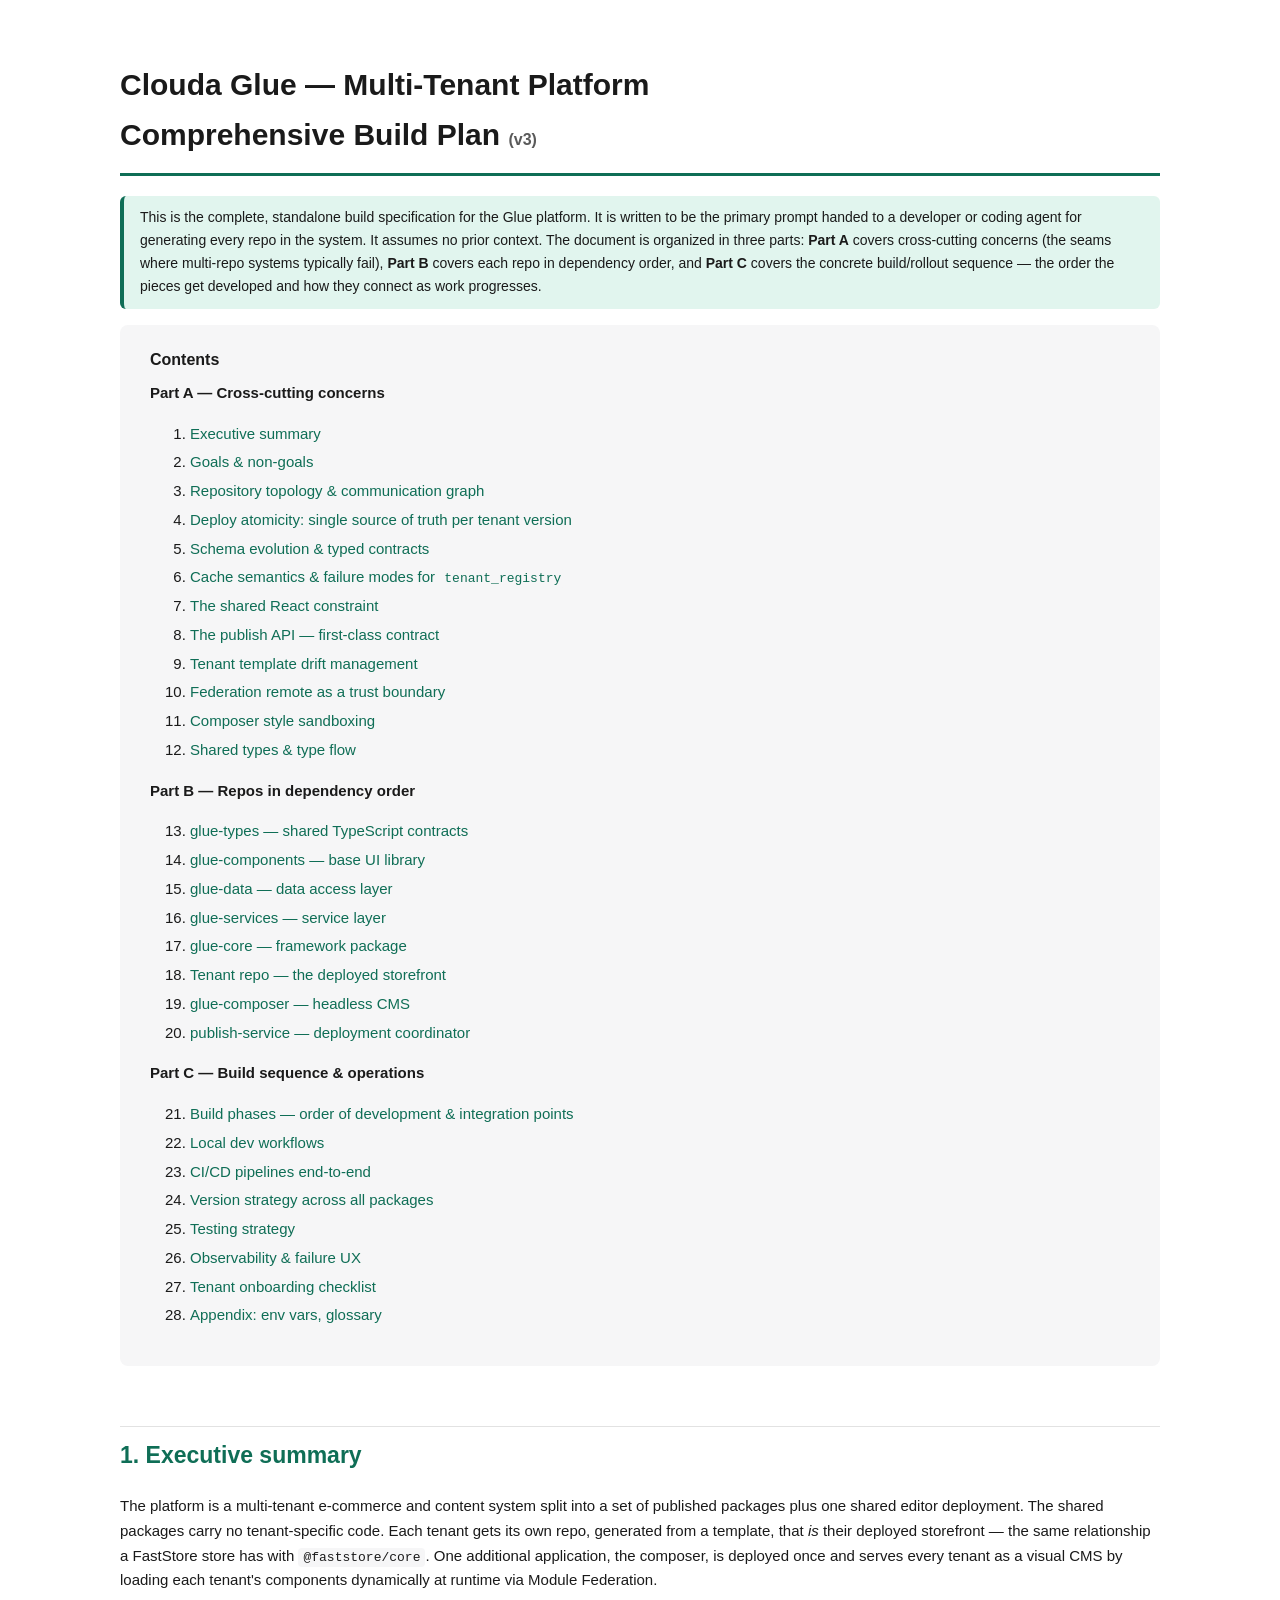
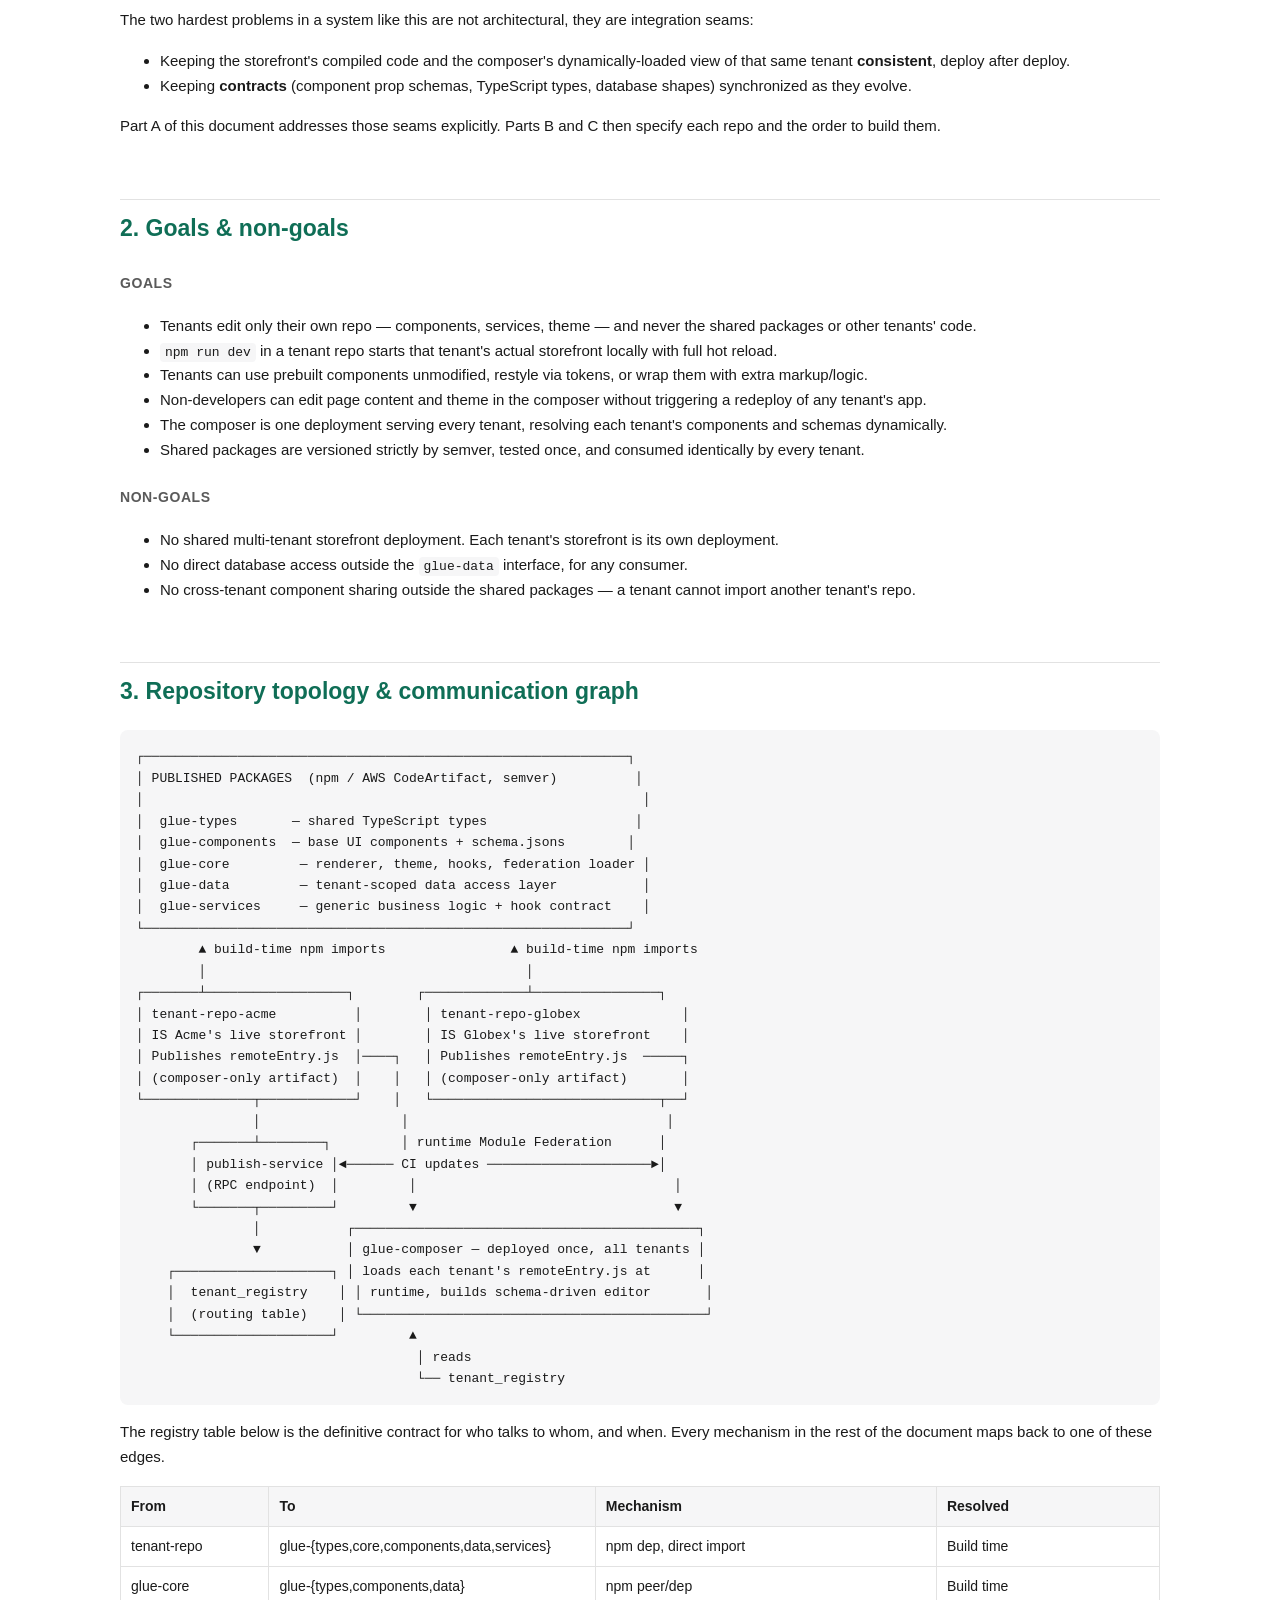
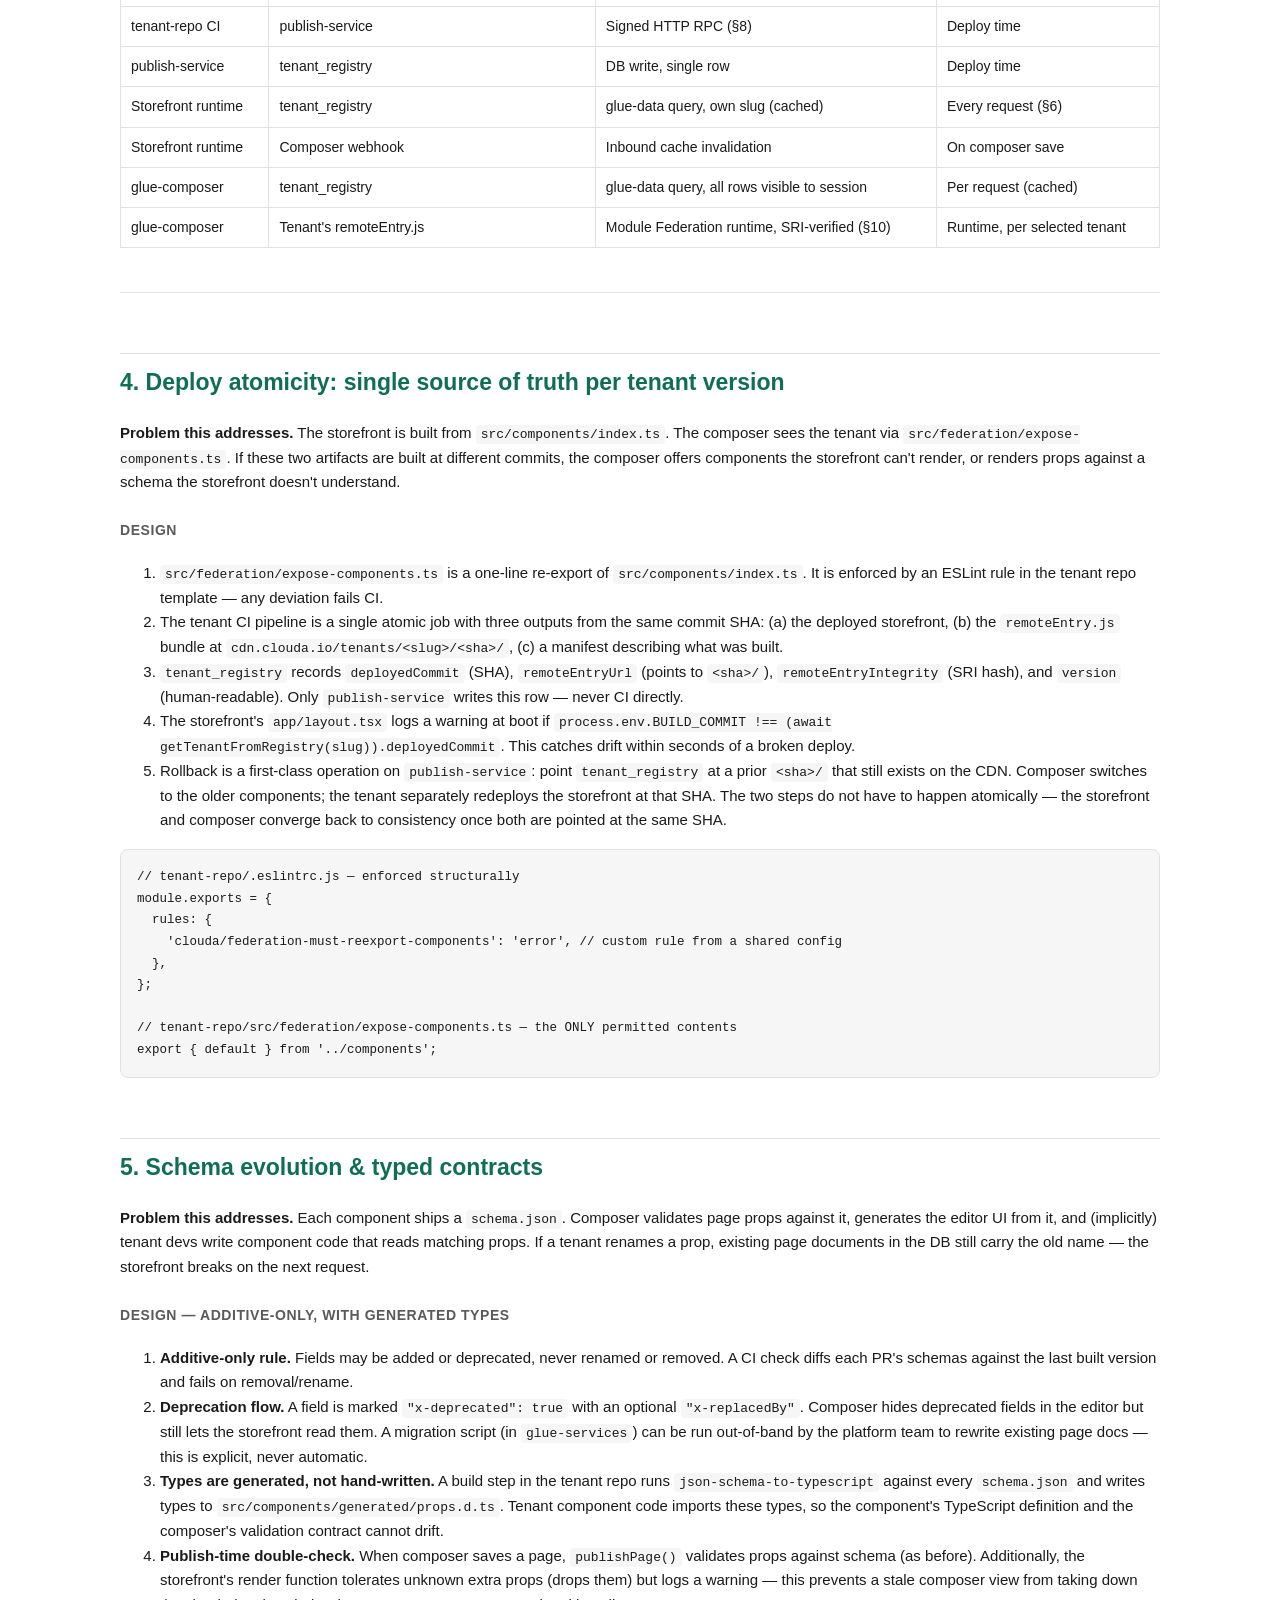
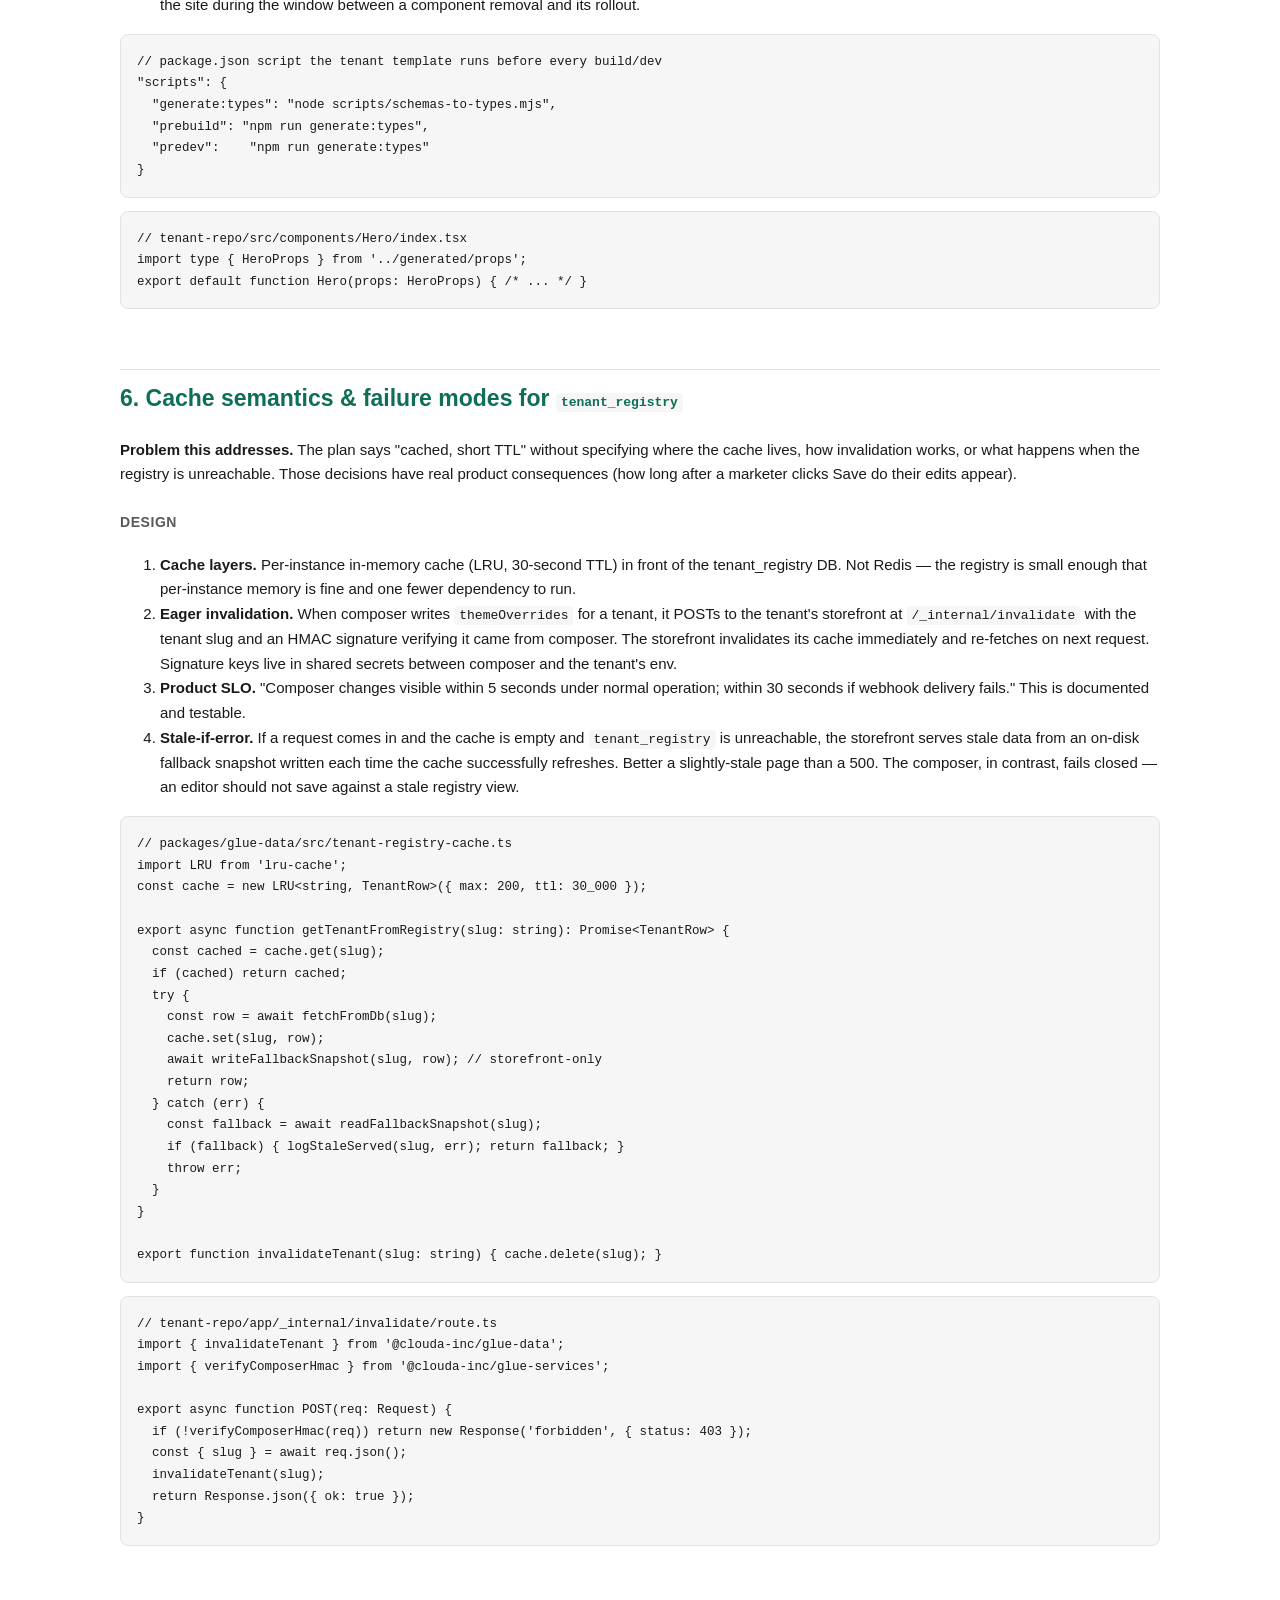
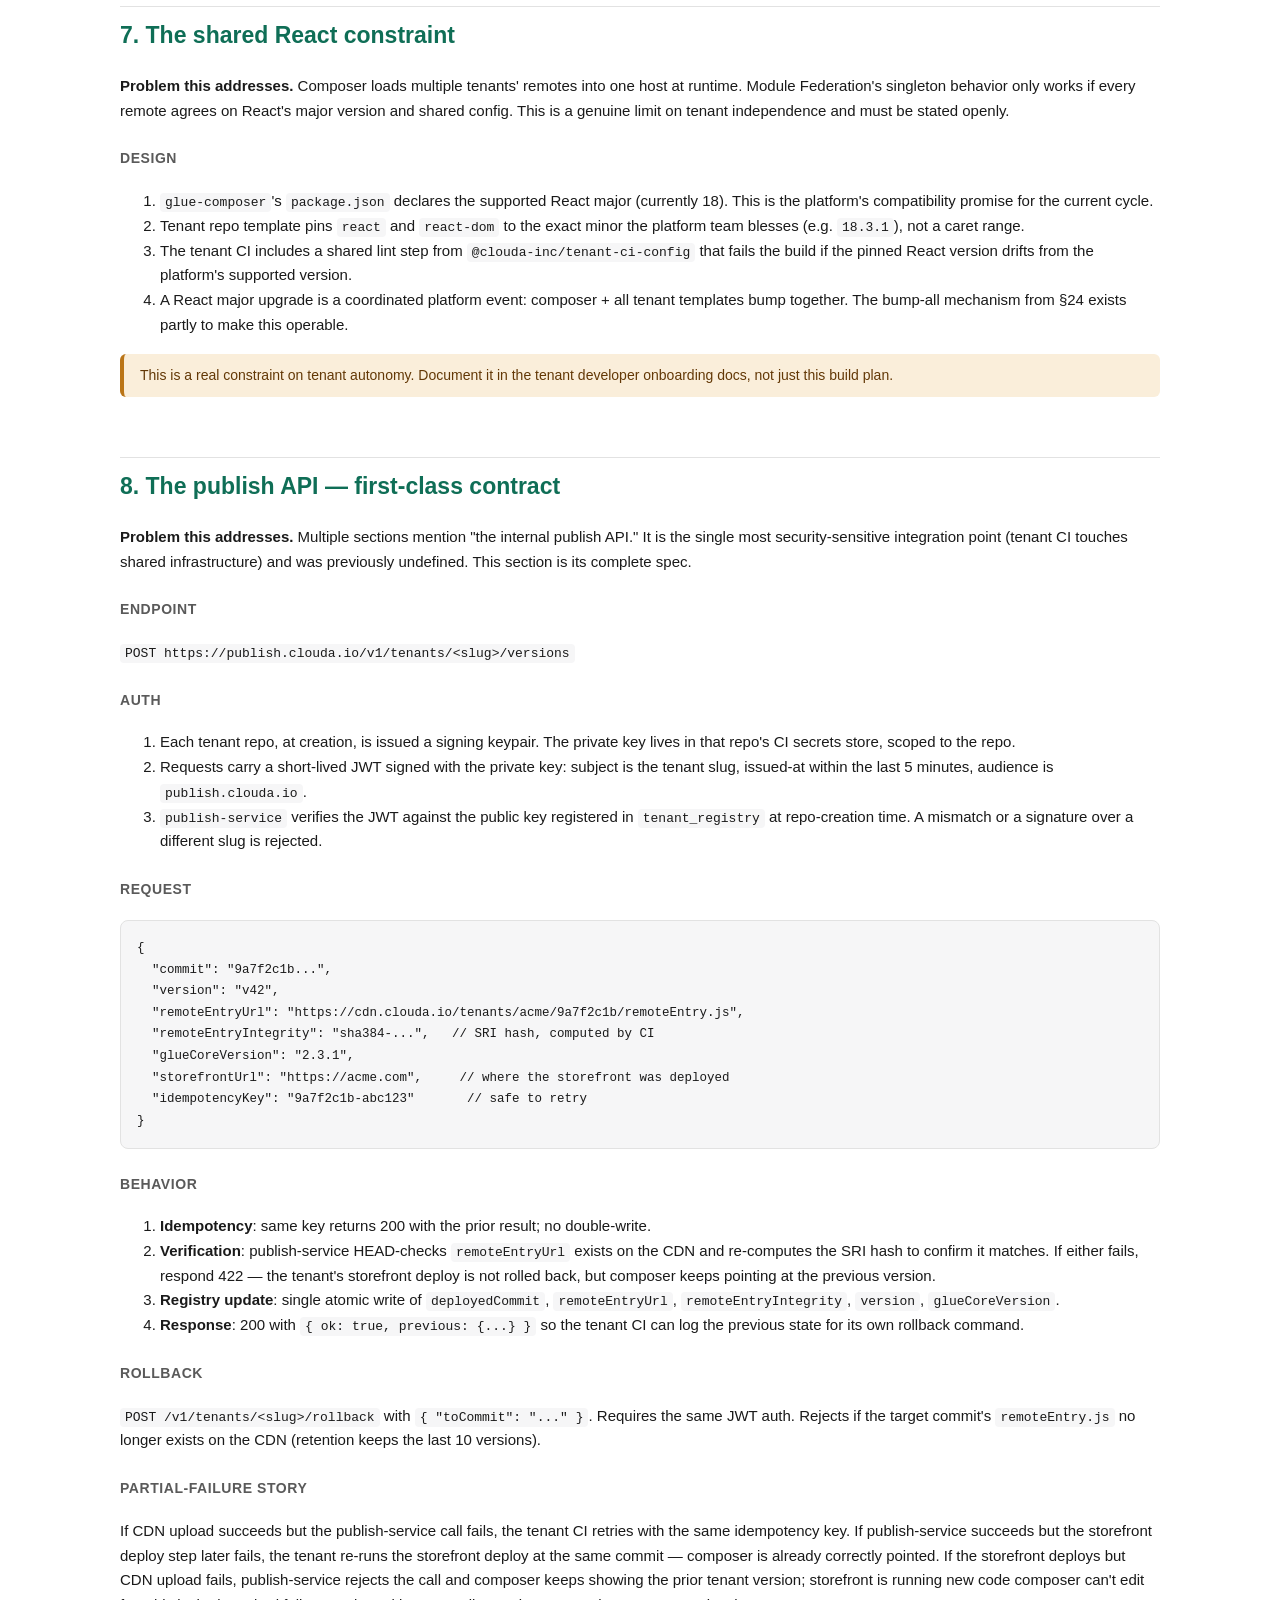
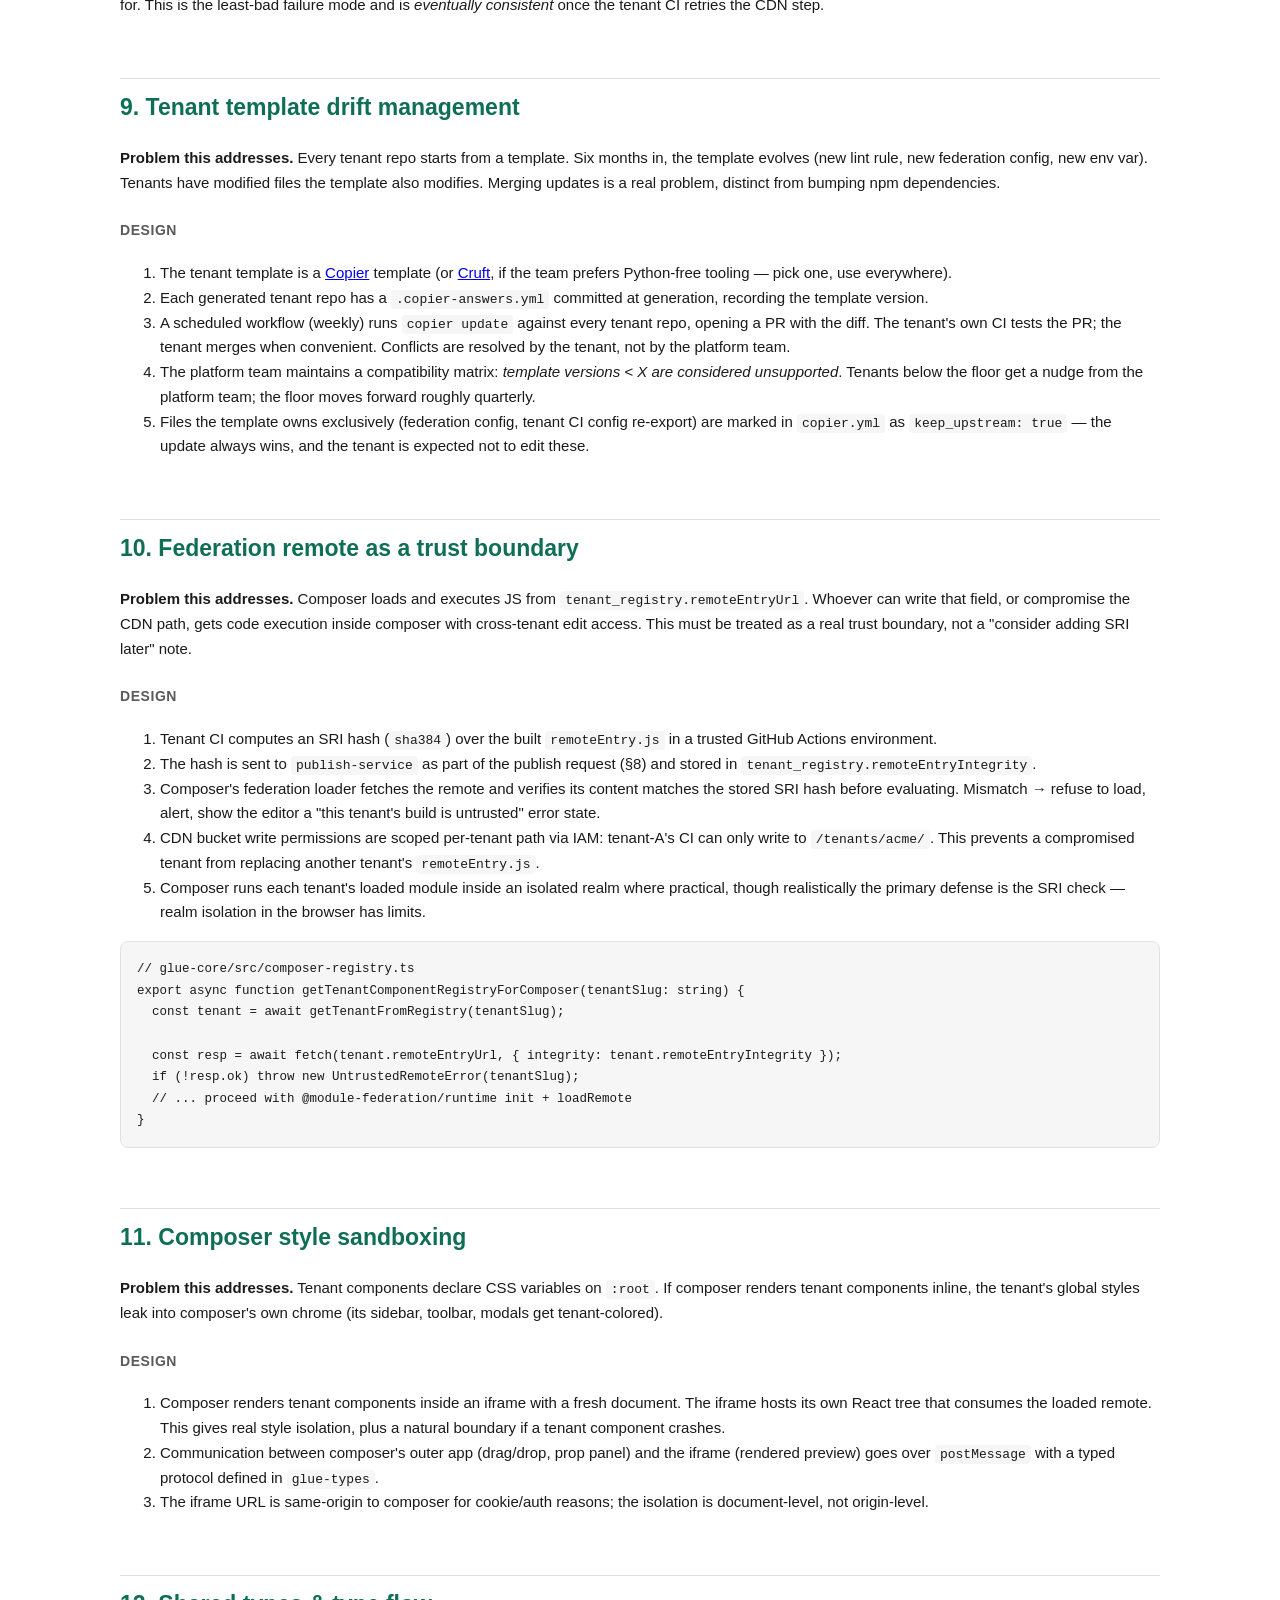
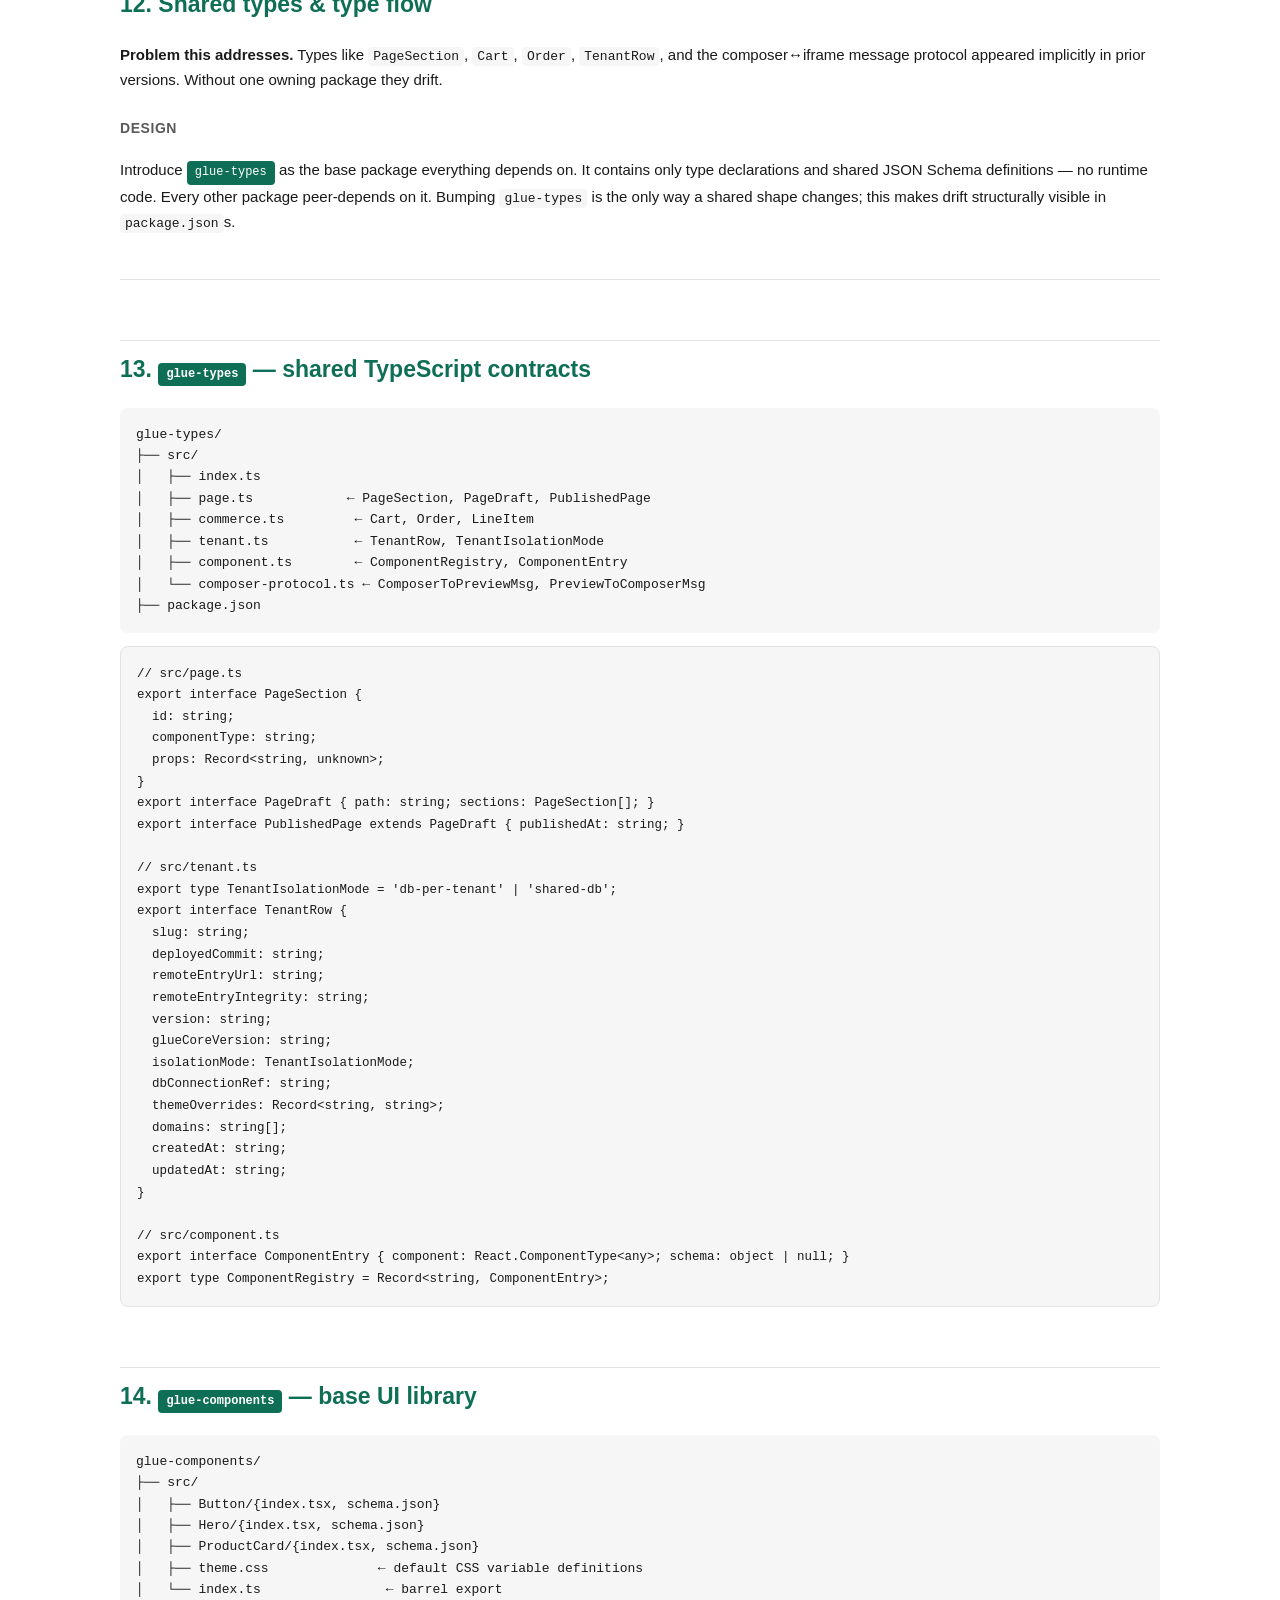
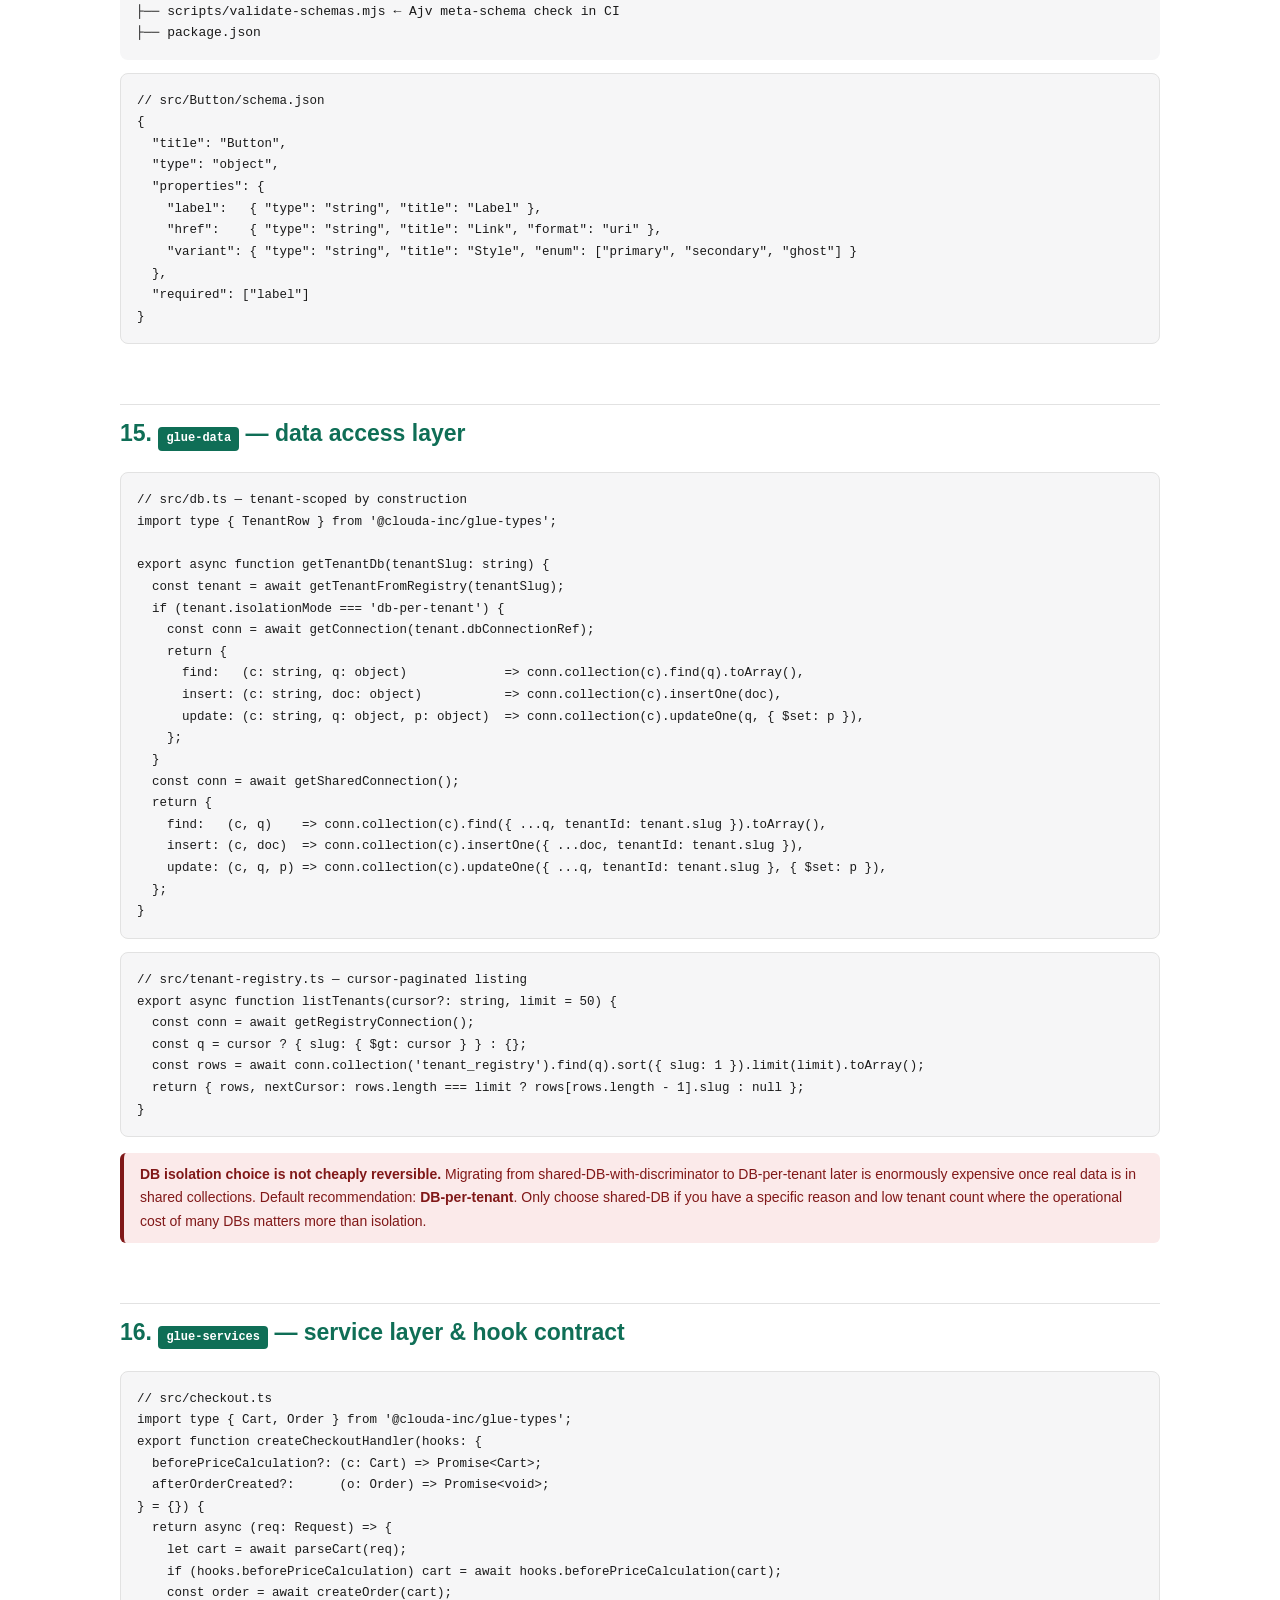
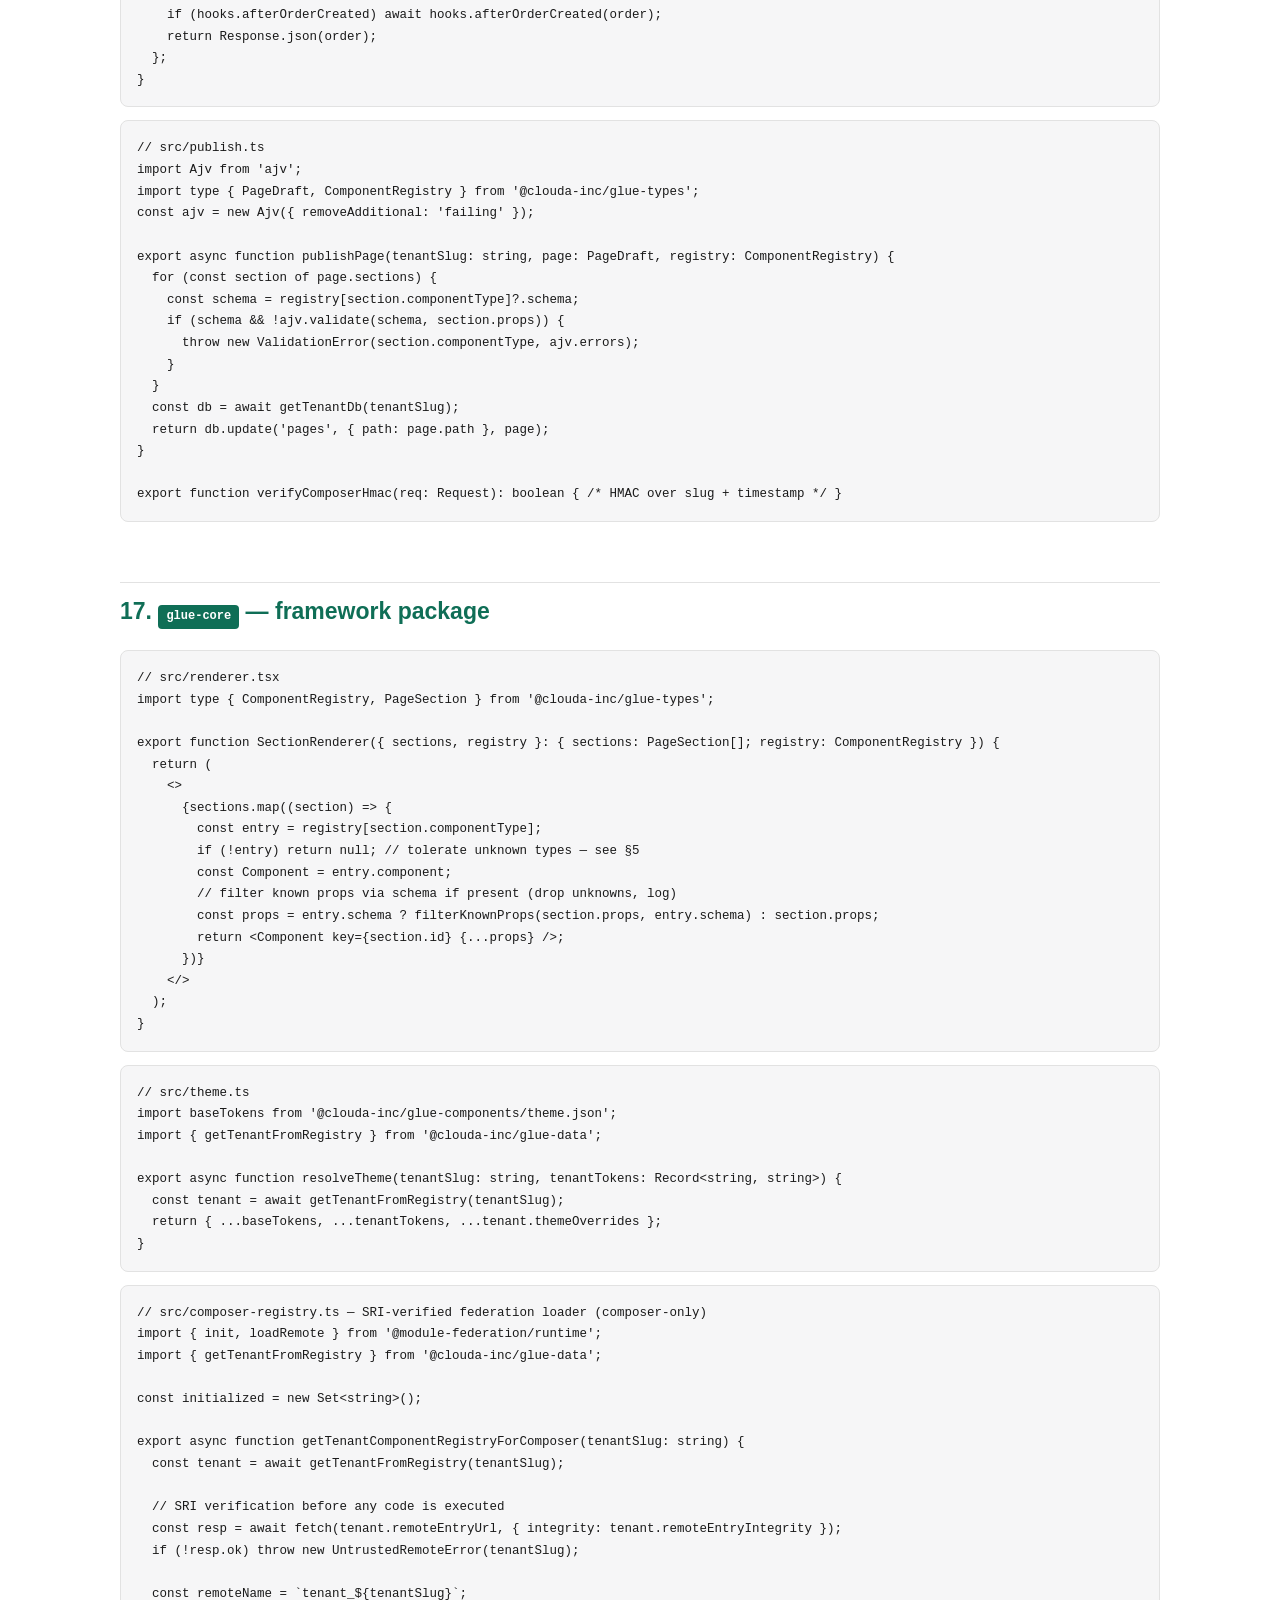
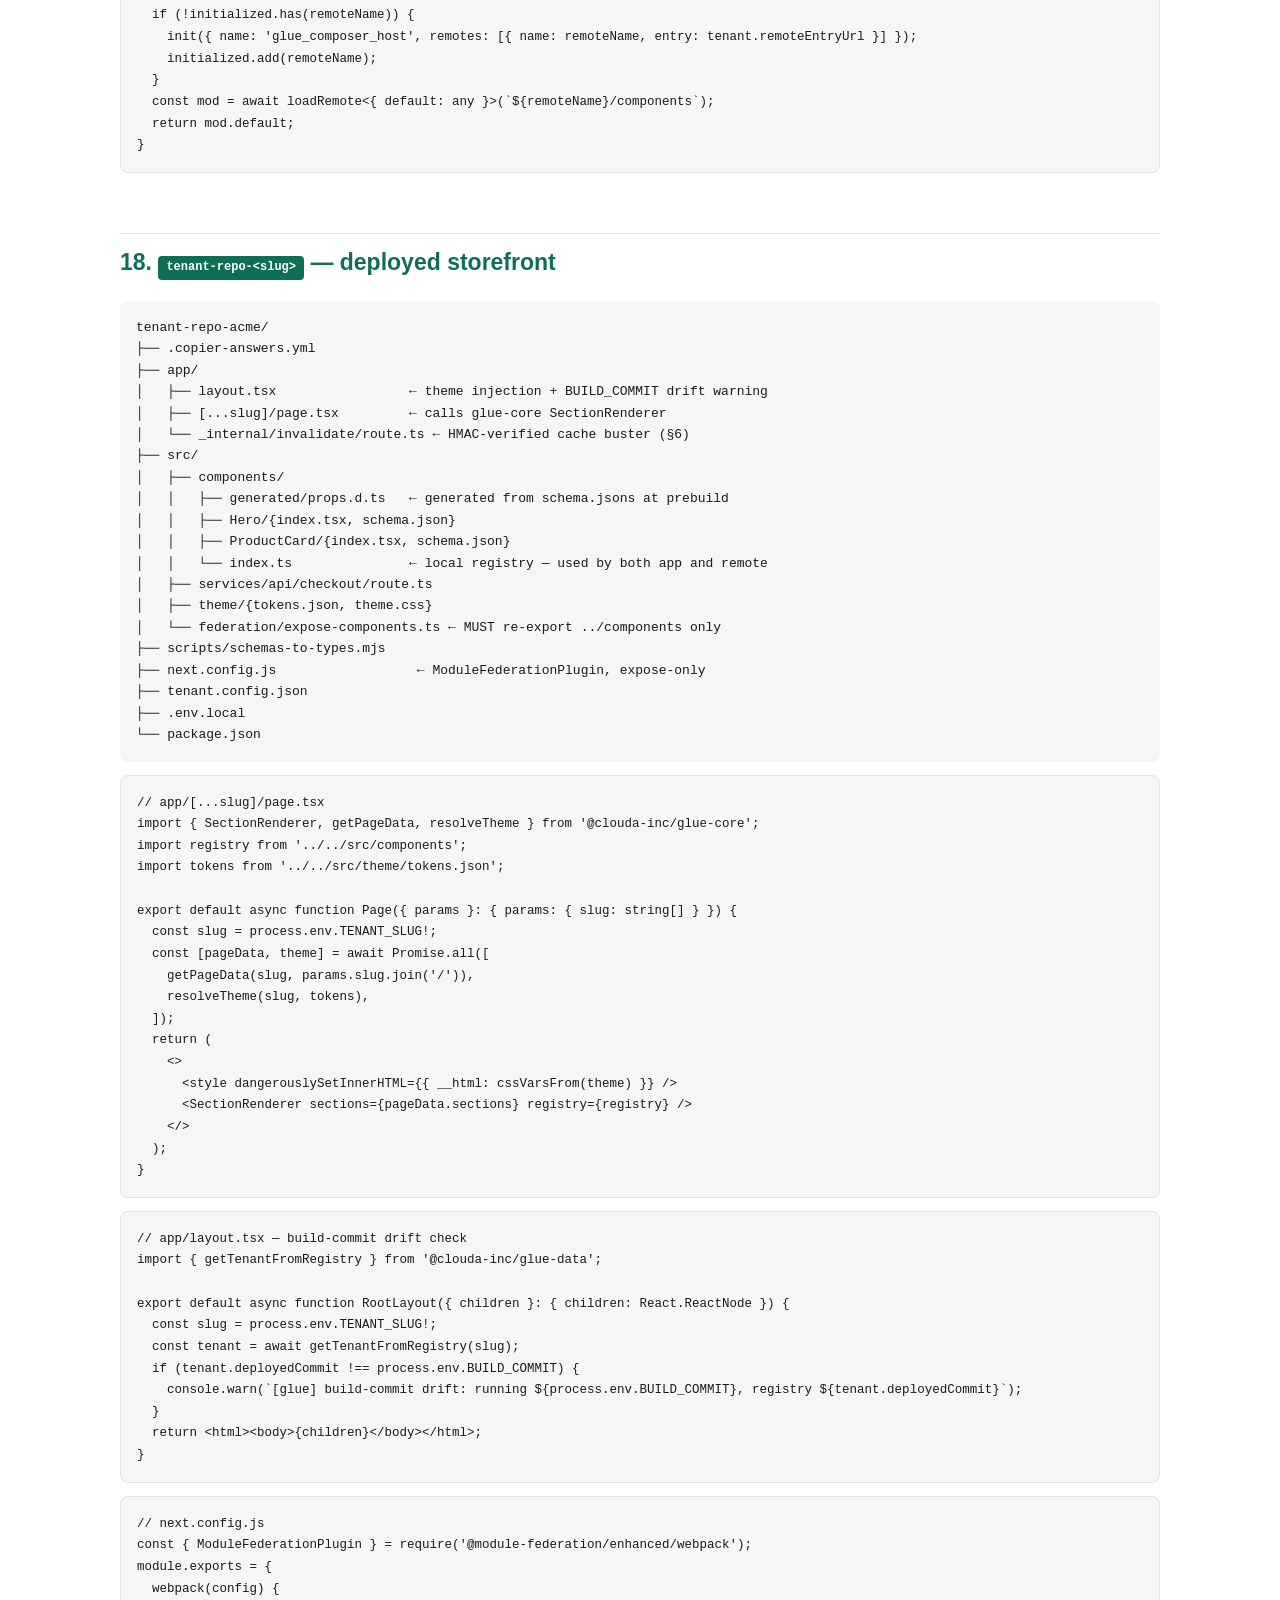
<file: glue-solutions/glue-platform-build-plan-v3.html>
<!DOCTYPE html>
<html lang="en">
<head>
<meta charset="UTF-8">
<title>Clouda Glue — Multi-Tenant Platform Build Plan v3</title>
<style>
  :root {
    --bg:#fff; --fg:#1a1a1a; --muted:#5a5a5a; --border:#e2e2e2;
    --code-bg:#f6f6f7; --accent:#0f6e56; --accent-bg:#e1f5ee;
    --warn-bg:#faeeda; --warn-fg:#633806; --danger-bg:#fbeaea; --danger-fg:#801818;
  }
  body { font-family:-apple-system,"Segoe UI",Helvetica,Arial,sans-serif; color:var(--fg); background:var(--bg); max-width:1040px; margin:0 auto; padding:40px 24px 120px; line-height:1.65; }
  h1 { font-size:30px; border-bottom:3px solid var(--accent); padding-bottom:14px; }
  h2 { font-size:23px; margin-top:60px; padding-top:10px; border-top:1px solid var(--border); color:var(--accent); }
  h3 { font-size:18px; margin-top:32px; }
  h4 { font-size:14px; margin-top:24px; text-transform:uppercase; letter-spacing:.04em; color:var(--muted); }
  p, li { font-size:15px; }
  code { font-family:"SF Mono",Consolas,Menlo,monospace; font-size:13px; background:var(--code-bg); padding:2px 5px; border-radius:4px; }
  pre { background:var(--code-bg); border:1px solid var(--border); border-radius:8px; padding:16px; overflow-x:auto; }
  pre code { background:none; padding:0; font-size:12.5px; }
  table { border-collapse:collapse; width:100%; margin:16px 0; font-size:14px; }
  th, td { border:1px solid var(--border); padding:8px 10px; text-align:left; vertical-align:top; }
  th { background:var(--code-bg); }
  .note { background:var(--accent-bg); border-left:4px solid var(--accent); padding:10px 16px; border-radius:6px; margin:16px 0; font-size:14px; }
  .warn { background:var(--warn-bg); border-left:4px solid #ba7517; padding:10px 16px; border-radius:6px; margin:16px 0; font-size:14px; color:var(--warn-fg); }
  .danger { background:var(--danger-bg); border-left:4px solid var(--danger-fg); padding:10px 16px; border-radius:6px; margin:16px 0; font-size:14px; color:var(--danger-fg); }
  .toc { background:var(--code-bg); border-radius:8px; padding:22px 30px; }
  .toc a { color:var(--accent); text-decoration:none; }
  .toc li { margin-bottom:4px; }
  .repo-tag { display:inline-block; background:var(--accent); color:#fff; font-family:monospace; font-size:12px; padding:2px 8px; border-radius:4px; }
  .tree { font-family:monospace; font-size:13px; white-space:pre; background:var(--code-bg); padding:16px; border-radius:8px; overflow-x:auto; }
  hr { border:none; border-top:1px solid var(--border); margin:44px 0; }
  .phase { border:1px solid var(--border); border-radius:8px; padding:16px 20px; margin:16px 0; }
  .phase h4 { margin-top:0; color:var(--accent); }
</style>
</head>
<body>

<h1>Clouda Glue — Multi-Tenant Platform<br>Comprehensive Build Plan <span style="font-size:16px;color:var(--muted);">(v3)</span></h1>
<p class="note">This is the complete, standalone build specification for the Glue platform. It is written to be the primary prompt handed to a developer or coding agent for generating every repo in the system. It assumes no prior context. The document is organized in three parts: <strong>Part A</strong> covers cross-cutting concerns (the seams where multi-repo systems typically fail), <strong>Part B</strong> covers each repo in dependency order, and <strong>Part C</strong> covers the concrete build/rollout sequence — the order the pieces get developed and how they connect as work progresses.</p>

<div class="toc">
<strong>Contents</strong>
<p style="margin:8px 0 4px;font-weight:600;">Part A — Cross-cutting concerns</p>
<ol>
<li><a href="#summary">Executive summary</a></li>
<li><a href="#goals">Goals &amp; non-goals</a></li>
<li><a href="#topology">Repository topology &amp; communication graph</a></li>
<li><a href="#deploy-atomicity">Deploy atomicity: single source of truth per tenant version</a></li>
<li><a href="#schema-evolution">Schema evolution &amp; typed contracts</a></li>
<li><a href="#cache">Cache semantics &amp; failure modes for <code>tenant_registry</code></a></li>
<li><a href="#react-constraint">The shared React constraint</a></li>
<li><a href="#publish-api">The publish API — first-class contract</a></li>
<li><a href="#template-drift">Tenant template drift management</a></li>
<li><a href="#federation-security">Federation remote as a trust boundary</a></li>
<li><a href="#composer-sandbox">Composer style sandboxing</a></li>
<li><a href="#shared-types">Shared types &amp; type flow</a></li>
</ol>
<p style="margin:8px 0 4px;font-weight:600;">Part B — Repos in dependency order</p>
<ol start="13">
<li><a href="#glue-types">glue-types — shared TypeScript contracts</a></li>
<li><a href="#glue-components">glue-components — base UI library</a></li>
<li><a href="#glue-data">glue-data — data access layer</a></li>
<li><a href="#glue-services">glue-services — service layer</a></li>
<li><a href="#glue-core">glue-core — framework package</a></li>
<li><a href="#tenant-repo">Tenant repo — the deployed storefront</a></li>
<li><a href="#glue-composer">glue-composer — headless CMS</a></li>
<li><a href="#publish-service">publish-service — deployment coordinator</a></li>
</ol>
<p style="margin:8px 0 4px;font-weight:600;">Part C — Build sequence &amp; operations</p>
<ol start="21">
<li><a href="#build-phases">Build phases — order of development &amp; integration points</a></li>
<li><a href="#local-dev">Local dev workflows</a></li>
<li><a href="#cicd">CI/CD pipelines end-to-end</a></li>
<li><a href="#versioning">Version strategy across all packages</a></li>
<li><a href="#testing">Testing strategy</a></li>
<li><a href="#observability">Observability &amp; failure UX</a></li>
<li><a href="#onboarding">Tenant onboarding checklist</a></li>
<li><a href="#appendix">Appendix: env vars, glossary</a></li>
</ol>
</div>

<h2 id="summary">1. Executive summary</h2>
<p>The platform is a multi-tenant e-commerce and content system split into a set of published packages plus one shared editor deployment. The shared packages carry no tenant-specific code. Each tenant gets its own repo, generated from a template, that <em>is</em> their deployed storefront — the same relationship a FastStore store has with <code>@faststore/core</code>. One additional application, the composer, is deployed once and serves every tenant as a visual CMS by loading each tenant's components dynamically at runtime via Module Federation.</p>
<p>The two hardest problems in a system like this are not architectural, they are integration seams:</p>
<ul>
<li>Keeping the storefront's compiled code and the composer's dynamically-loaded view of that same tenant <strong>consistent</strong>, deploy after deploy.</li>
<li>Keeping <strong>contracts</strong> (component prop schemas, TypeScript types, database shapes) synchronized as they evolve.</li>
</ul>
<p>Part A of this document addresses those seams explicitly. Parts B and C then specify each repo and the order to build them.</p>

<h2 id="goals">2. Goals &amp; non-goals</h2>
<h4>Goals</h4>
<ul>
<li>Tenants edit only their own repo — components, services, theme — and never the shared packages or other tenants' code.</li>
<li><code>npm run dev</code> in a tenant repo starts that tenant's actual storefront locally with full hot reload.</li>
<li>Tenants can use prebuilt components unmodified, restyle via tokens, or wrap them with extra markup/logic.</li>
<li>Non-developers can edit page content and theme in the composer without triggering a redeploy of any tenant's app.</li>
<li>The composer is one deployment serving every tenant, resolving each tenant's components and schemas dynamically.</li>
<li>Shared packages are versioned strictly by semver, tested once, and consumed identically by every tenant.</li>
</ul>
<h4>Non-goals</h4>
<ul>
<li>No shared multi-tenant storefront deployment. Each tenant's storefront is its own deployment.</li>
<li>No direct database access outside the <code>glue-data</code> interface, for any consumer.</li>
<li>No cross-tenant component sharing outside the shared packages — a tenant cannot import another tenant's repo.</li>
</ul>

<h2 id="topology">3. Repository topology &amp; communication graph</h2>
<div class="tree">┌──────────────────────────────────────────────────────────────┐
│ PUBLISHED PACKAGES  (npm / AWS CodeArtifact, semver)          │
│                                                                │
│  glue-types       — shared TypeScript types                   │
│  glue-components  — base UI components + schema.jsons        │
│  glue-core         — renderer, theme, hooks, federation loader │
│  glue-data         — tenant-scoped data access layer           │
│  glue-services     — generic business logic + hook contract    │
└──────────────────────────────────────────────────────────────┘
        ▲ build-time npm imports                ▲ build-time npm imports
        │                                         │
┌───────┴──────────────────┐        ┌─────────────┴────────────────┐
│ tenant-repo-acme          │        │ tenant-repo-globex             │
│ IS Acme's live storefront │        │ IS Globex's live storefront    │
│ Publishes remoteEntry.js  │────┐   │ Publishes remoteEntry.js  ─────┐
│ (composer-only artifact)  │    │   │ (composer-only artifact)       │
└──────────────┬────────────┘    │   └─────────────────────────────┬──┘
               │                  │                                 │
       ┌───────┴────────┐         │ runtime Module Federation      │
       │ publish-service │◄────── CI updates ─────────────────────►│
       │ (RPC endpoint)  │         │                                 │
       └───────┬─────────┘         ▼                                 ▼
               │           ┌────────────────────────────────────────────┐
               ▼           │ glue-composer — deployed once, all tenants │
    ┌────────────────────┐ │ loads each tenant's remoteEntry.js at      │
    │  tenant_registry    │ │ runtime, builds schema-driven editor       │
    │  (routing table)    │ └────────────────────────────────────────────┘
    └────────────────────┘         ▲
                                    │ reads
                                    └── tenant_registry</div>
<p>The registry table below is the definitive contract for who talks to whom, and when. Every mechanism in the rest of the document maps back to one of these edges.</p>
<table>
<tr><th>From</th><th>To</th><th>Mechanism</th><th>Resolved</th></tr>
<tr><td>tenant-repo</td><td>glue-{types,core,components,data,services}</td><td>npm dep, direct import</td><td>Build time</td></tr>
<tr><td>glue-core</td><td>glue-{types,components,data}</td><td>npm peer/dep</td><td>Build time</td></tr>
<tr><td>tenant-repo CI</td><td>publish-service</td><td>Signed HTTP RPC (§8)</td><td>Deploy time</td></tr>
<tr><td>publish-service</td><td>tenant_registry</td><td>DB write, single row</td><td>Deploy time</td></tr>
<tr><td>Storefront runtime</td><td>tenant_registry</td><td>glue-data query, own slug (cached)</td><td>Every request (§6)</td></tr>
<tr><td>Storefront runtime</td><td>Composer webhook</td><td>Inbound cache invalidation</td><td>On composer save</td></tr>
<tr><td>glue-composer</td><td>tenant_registry</td><td>glue-data query, all rows visible to session</td><td>Per request (cached)</td></tr>
<tr><td>glue-composer</td><td>Tenant's remoteEntry.js</td><td>Module Federation runtime, SRI-verified (§10)</td><td>Runtime, per selected tenant</td></tr>
</table>

<hr>

<h2 id="deploy-atomicity">4. Deploy atomicity: single source of truth per tenant version</h2>
<p><strong>Problem this addresses.</strong> The storefront is built from <code>src/components/index.ts</code>. The composer sees the tenant via <code>src/federation/expose-components.ts</code>. If these two artifacts are built at different commits, the composer offers components the storefront can't render, or renders props against a schema the storefront doesn't understand.</p>
<h4>Design</h4>
<ol>
<li><code>src/federation/expose-components.ts</code> is a one-line re-export of <code>src/components/index.ts</code>. It is enforced by an ESLint rule in the tenant repo template — any deviation fails CI.</li>
<li>The tenant CI pipeline is a single atomic job with three outputs from the same commit SHA: (a) the deployed storefront, (b) the <code>remoteEntry.js</code> bundle at <code>cdn.clouda.io/tenants/&lt;slug&gt;/&lt;sha&gt;/</code>, (c) a manifest describing what was built.</li>
<li><code>tenant_registry</code> records <code>deployedCommit</code> (SHA), <code>remoteEntryUrl</code> (points to <code>&lt;sha&gt;/</code>), <code>remoteEntryIntegrity</code> (SRI hash), and <code>version</code> (human-readable). Only <code>publish-service</code> writes this row — never CI directly.</li>
<li>The storefront's <code>app/layout.tsx</code> logs a warning at boot if <code>process.env.BUILD_COMMIT !== (await getTenantFromRegistry(slug)).deployedCommit</code>. This catches drift within seconds of a broken deploy.</li>
<li>Rollback is a first-class operation on <code>publish-service</code>: point <code>tenant_registry</code> at a prior <code>&lt;sha&gt;/</code> that still exists on the CDN. Composer switches to the older components; the tenant separately redeploys the storefront at that SHA. The two steps do not have to happen atomically — the storefront and composer converge back to consistency once both are pointed at the same SHA.</li>
</ol>
<pre><code>// tenant-repo/.eslintrc.js — enforced structurally
module.exports = {
  rules: {
    'clouda/federation-must-reexport-components': 'error', // custom rule from a shared config
  },
};

// tenant-repo/src/federation/expose-components.ts — the ONLY permitted contents
export { default } from '../components';
</code></pre>

<h2 id="schema-evolution">5. Schema evolution &amp; typed contracts</h2>
<p><strong>Problem this addresses.</strong> Each component ships a <code>schema.json</code>. Composer validates page props against it, generates the editor UI from it, and (implicitly) tenant devs write component code that reads matching props. If a tenant renames a prop, existing page documents in the DB still carry the old name — the storefront breaks on the next request.</p>
<h4>Design — additive-only, with generated types</h4>
<ol>
<li><strong>Additive-only rule.</strong> Fields may be added or deprecated, never renamed or removed. A CI check diffs each PR's schemas against the last built version and fails on removal/rename.</li>
<li><strong>Deprecation flow.</strong> A field is marked <code>"x-deprecated": true</code> with an optional <code>"x-replacedBy"</code>. Composer hides deprecated fields in the editor but still lets the storefront read them. A migration script (in <code>glue-services</code>) can be run out-of-band by the platform team to rewrite existing page docs — this is explicit, never automatic.</li>
<li><strong>Types are generated, not hand-written.</strong> A build step in the tenant repo runs <code>json-schema-to-typescript</code> against every <code>schema.json</code> and writes types to <code>src/components/generated/props.d.ts</code>. Tenant component code imports these types, so the component's TypeScript definition and the composer's validation contract cannot drift.</li>
<li><strong>Publish-time double-check.</strong> When composer saves a page, <code>publishPage()</code> validates props against schema (as before). Additionally, the storefront's render function tolerates unknown extra props (drops them) but logs a warning — this prevents a stale composer view from taking down the site during the window between a component removal and its rollout.</li>
</ol>
<pre><code>// package.json script the tenant template runs before every build/dev
"scripts": {
  "generate:types": "node scripts/schemas-to-types.mjs",
  "prebuild": "npm run generate:types",
  "predev":    "npm run generate:types"
}
</code></pre>
<pre><code>// tenant-repo/src/components/Hero/index.tsx
import type { HeroProps } from '../generated/props';
export default function Hero(props: HeroProps) { /* ... */ }
</code></pre>

<h2 id="cache">6. Cache semantics &amp; failure modes for <code>tenant_registry</code></h2>
<p><strong>Problem this addresses.</strong> The plan says "cached, short TTL" without specifying where the cache lives, how invalidation works, or what happens when the registry is unreachable. Those decisions have real product consequences (how long after a marketer clicks Save do their edits appear).</p>
<h4>Design</h4>
<ol>
<li><strong>Cache layers.</strong> Per-instance in-memory cache (LRU, 30-second TTL) in front of the tenant_registry DB. Not Redis — the registry is small enough that per-instance memory is fine and one fewer dependency to run.</li>
<li><strong>Eager invalidation.</strong> When composer writes <code>themeOverrides</code> for a tenant, it POSTs to the tenant's storefront at <code>/_internal/invalidate</code> with the tenant slug and an HMAC signature verifying it came from composer. The storefront invalidates its cache immediately and re-fetches on next request. Signature keys live in shared secrets between composer and the tenant's env.</li>
<li><strong>Product SLO.</strong> "Composer changes visible within 5 seconds under normal operation; within 30 seconds if webhook delivery fails." This is documented and testable.</li>
<li><strong>Stale-if-error.</strong> If a request comes in and the cache is empty and <code>tenant_registry</code> is unreachable, the storefront serves stale data from an on-disk fallback snapshot written each time the cache successfully refreshes. Better a slightly-stale page than a 500. The composer, in contrast, fails closed — an editor should not save against a stale registry view.</li>
</ol>
<pre><code>// packages/glue-data/src/tenant-registry-cache.ts
import LRU from 'lru-cache';
const cache = new LRU&lt;string, TenantRow&gt;({ max: 200, ttl: 30_000 });

export async function getTenantFromRegistry(slug: string): Promise&lt;TenantRow&gt; {
  const cached = cache.get(slug);
  if (cached) return cached;
  try {
    const row = await fetchFromDb(slug);
    cache.set(slug, row);
    await writeFallbackSnapshot(slug, row); // storefront-only
    return row;
  } catch (err) {
    const fallback = await readFallbackSnapshot(slug);
    if (fallback) { logStaleServed(slug, err); return fallback; }
    throw err;
  }
}

export function invalidateTenant(slug: string) { cache.delete(slug); }
</code></pre>
<pre><code>// tenant-repo/app/_internal/invalidate/route.ts
import { invalidateTenant } from '@clouda-inc/glue-data';
import { verifyComposerHmac } from '@clouda-inc/glue-services';

export async function POST(req: Request) {
  if (!verifyComposerHmac(req)) return new Response('forbidden', { status: 403 });
  const { slug } = await req.json();
  invalidateTenant(slug);
  return Response.json({ ok: true });
}
</code></pre>

<h2 id="react-constraint">7. The shared React constraint</h2>
<p><strong>Problem this addresses.</strong> Composer loads multiple tenants' remotes into one host at runtime. Module Federation's singleton behavior only works if every remote agrees on React's major version and shared config. This is a genuine limit on tenant independence and must be stated openly.</p>
<h4>Design</h4>
<ol>
<li><code>glue-composer</code>'s <code>package.json</code> declares the supported React major (currently 18). This is the platform's compatibility promise for the current cycle.</li>
<li>Tenant repo template pins <code>react</code> and <code>react-dom</code> to the exact minor the platform team blesses (e.g. <code>18.3.1</code>), not a caret range.</li>
<li>The tenant CI includes a shared lint step from <code>@clouda-inc/tenant-ci-config</code> that fails the build if the pinned React version drifts from the platform's supported version.</li>
<li>A React major upgrade is a coordinated platform event: composer + all tenant templates bump together. The bump-all mechanism from §24 exists partly to make this operable.</li>
</ol>
<div class="warn">This is a real constraint on tenant autonomy. Document it in the tenant developer onboarding docs, not just this build plan.</div>

<h2 id="publish-api">8. The publish API — first-class contract</h2>
<p><strong>Problem this addresses.</strong> Multiple sections mention "the internal publish API." It is the single most security-sensitive integration point (tenant CI touches shared infrastructure) and was previously undefined. This section is its complete spec.</p>
<h4>Endpoint</h4>
<p><code>POST https://publish.clouda.io/v1/tenants/&lt;slug&gt;/versions</code></p>
<h4>Auth</h4>
<ol>
<li>Each tenant repo, at creation, is issued a signing keypair. The private key lives in that repo's CI secrets store, scoped to the repo.</li>
<li>Requests carry a short-lived JWT signed with the private key: subject is the tenant slug, issued-at within the last 5 minutes, audience is <code>publish.clouda.io</code>.</li>
<li><code>publish-service</code> verifies the JWT against the public key registered in <code>tenant_registry</code> at repo-creation time. A mismatch or a signature over a different slug is rejected.</li>
</ol>
<h4>Request</h4>
<pre><code>{
  "commit": "9a7f2c1b...",
  "version": "v42",
  "remoteEntryUrl": "https://cdn.clouda.io/tenants/acme/9a7f2c1b/remoteEntry.js",
  "remoteEntryIntegrity": "sha384-...",   // SRI hash, computed by CI
  "glueCoreVersion": "2.3.1",
  "storefrontUrl": "https://acme.com",     // where the storefront was deployed
  "idempotencyKey": "9a7f2c1b-abc123"       // safe to retry
}
</code></pre>
<h4>Behavior</h4>
<ol>
<li><strong>Idempotency</strong>: same key returns 200 with the prior result; no double-write.</li>
<li><strong>Verification</strong>: publish-service HEAD-checks <code>remoteEntryUrl</code> exists on the CDN and re-computes the SRI hash to confirm it matches. If either fails, respond 422 — the tenant's storefront deploy is not rolled back, but composer keeps pointing at the previous version.</li>
<li><strong>Registry update</strong>: single atomic write of <code>deployedCommit</code>, <code>remoteEntryUrl</code>, <code>remoteEntryIntegrity</code>, <code>version</code>, <code>glueCoreVersion</code>.</li>
<li><strong>Response</strong>: 200 with <code>{ ok: true, previous: {...} }</code> so the tenant CI can log the previous state for its own rollback command.</li>
</ol>
<h4>Rollback</h4>
<p><code>POST /v1/tenants/&lt;slug&gt;/rollback</code> with <code>{ "toCommit": "..." }</code>. Requires the same JWT auth. Rejects if the target commit's <code>remoteEntry.js</code> no longer exists on the CDN (retention keeps the last 10 versions).</p>
<h4>Partial-failure story</h4>
<p>If CDN upload succeeds but the publish-service call fails, the tenant CI retries with the same idempotency key. If publish-service succeeds but the storefront deploy step later fails, the tenant re-runs the storefront deploy at the same commit — composer is already correctly pointed. If the storefront deploys but CDN upload fails, publish-service rejects the call and composer keeps showing the prior tenant version; storefront is running new code composer can't edit for. This is the least-bad failure mode and is <em>eventually consistent</em> once the tenant CI retries the CDN step.</p>

<h2 id="template-drift">9. Tenant template drift management</h2>
<p><strong>Problem this addresses.</strong> Every tenant repo starts from a template. Six months in, the template evolves (new lint rule, new federation config, new env var). Tenants have modified files the template also modifies. Merging updates is a real problem, distinct from bumping npm dependencies.</p>
<h4>Design</h4>
<ol>
<li>The tenant template is a <a href="https://copier.readthedocs.io/">Copier</a> template (or <a href="https://cruft.readthedocs.io/">Cruft</a>, if the team prefers Python-free tooling — pick one, use everywhere).</li>
<li>Each generated tenant repo has a <code>.copier-answers.yml</code> committed at generation, recording the template version.</li>
<li>A scheduled workflow (weekly) runs <code>copier update</code> against every tenant repo, opening a PR with the diff. The tenant's own CI tests the PR; the tenant merges when convenient. Conflicts are resolved by the tenant, not by the platform team.</li>
<li>The platform team maintains a compatibility matrix: <em>template versions &lt; X are considered unsupported</em>. Tenants below the floor get a nudge from the platform team; the floor moves forward roughly quarterly.</li>
<li>Files the template owns exclusively (federation config, tenant CI config re-export) are marked in <code>copier.yml</code> as <code>keep_upstream: true</code> — the update always wins, and the tenant is expected not to edit these.</li>
</ol>

<h2 id="federation-security">10. Federation remote as a trust boundary</h2>
<p><strong>Problem this addresses.</strong> Composer loads and executes JS from <code>tenant_registry.remoteEntryUrl</code>. Whoever can write that field, or compromise the CDN path, gets code execution inside composer with cross-tenant edit access. This must be treated as a real trust boundary, not a "consider adding SRI later" note.</p>
<h4>Design</h4>
<ol>
<li>Tenant CI computes an SRI hash (<code>sha384</code>) over the built <code>remoteEntry.js</code> in a trusted GitHub Actions environment.</li>
<li>The hash is sent to <code>publish-service</code> as part of the publish request (§8) and stored in <code>tenant_registry.remoteEntryIntegrity</code>.</li>
<li>Composer's federation loader fetches the remote and verifies its content matches the stored SRI hash before evaluating. Mismatch → refuse to load, alert, show the editor a "this tenant's build is untrusted" error state.</li>
<li>CDN bucket write permissions are scoped per-tenant path via IAM: tenant-A's CI can only write to <code>/tenants/acme/</code>. This prevents a compromised tenant from replacing another tenant's <code>remoteEntry.js</code>.</li>
<li>Composer runs each tenant's loaded module inside an isolated realm where practical, though realistically the primary defense is the SRI check — realm isolation in the browser has limits.</li>
</ol>
<pre><code>// glue-core/src/composer-registry.ts
export async function getTenantComponentRegistryForComposer(tenantSlug: string) {
  const tenant = await getTenantFromRegistry(tenantSlug);

  const resp = await fetch(tenant.remoteEntryUrl, { integrity: tenant.remoteEntryIntegrity });
  if (!resp.ok) throw new UntrustedRemoteError(tenantSlug);
  // ... proceed with @module-federation/runtime init + loadRemote
}
</code></pre>

<h2 id="composer-sandbox">11. Composer style sandboxing</h2>
<p><strong>Problem this addresses.</strong> Tenant components declare CSS variables on <code>:root</code>. If composer renders tenant components inline, the tenant's global styles leak into composer's own chrome (its sidebar, toolbar, modals get tenant-colored).</p>
<h4>Design</h4>
<ol>
<li>Composer renders tenant components inside an iframe with a fresh document. The iframe hosts its own React tree that consumes the loaded remote. This gives real style isolation, plus a natural boundary if a tenant component crashes.</li>
<li>Communication between composer's outer app (drag/drop, prop panel) and the iframe (rendered preview) goes over <code>postMessage</code> with a typed protocol defined in <code>glue-types</code>.</li>
<li>The iframe URL is same-origin to composer for cookie/auth reasons; the isolation is document-level, not origin-level.</li>
</ol>

<h2 id="shared-types">12. Shared types &amp; type flow</h2>
<p><strong>Problem this addresses.</strong> Types like <code>PageSection</code>, <code>Cart</code>, <code>Order</code>, <code>TenantRow</code>, and the composer↔iframe message protocol appeared implicitly in prior versions. Without one owning package they drift.</p>
<h4>Design</h4>
<p>Introduce <span class="repo-tag">glue-types</span> as the base package everything depends on. It contains only type declarations and shared JSON Schema definitions — no runtime code. Every other package peer-depends on it. Bumping <code>glue-types</code> is the only way a shared shape changes; this makes drift structurally visible in <code>package.json</code>s.</p>

<hr>

<h2 id="glue-types">13. <span class="repo-tag">glue-types</span> — shared TypeScript contracts</h2>
<div class="tree">glue-types/
├── src/
│   ├── index.ts
│   ├── page.ts            ← PageSection, PageDraft, PublishedPage
│   ├── commerce.ts         ← Cart, Order, LineItem
│   ├── tenant.ts           ← TenantRow, TenantIsolationMode
│   ├── component.ts        ← ComponentRegistry, ComponentEntry
│   └── composer-protocol.ts ← ComposerToPreviewMsg, PreviewToComposerMsg
├── package.json
</div>
<pre><code>// src/page.ts
export interface PageSection {
  id: string;
  componentType: string;
  props: Record&lt;string, unknown&gt;;
}
export interface PageDraft { path: string; sections: PageSection[]; }
export interface PublishedPage extends PageDraft { publishedAt: string; }

// src/tenant.ts
export type TenantIsolationMode = 'db-per-tenant' | 'shared-db';
export interface TenantRow {
  slug: string;
  deployedCommit: string;
  remoteEntryUrl: string;
  remoteEntryIntegrity: string;
  version: string;
  glueCoreVersion: string;
  isolationMode: TenantIsolationMode;
  dbConnectionRef: string;
  themeOverrides: Record&lt;string, string&gt;;
  domains: string[];
  createdAt: string;
  updatedAt: string;
}

// src/component.ts
export interface ComponentEntry { component: React.ComponentType&lt;any&gt;; schema: object | null; }
export type ComponentRegistry = Record&lt;string, ComponentEntry&gt;;
</code></pre>

<h2 id="glue-components">14. <span class="repo-tag">glue-components</span> — base UI library</h2>
<div class="tree">glue-components/
├── src/
│   ├── Button/{index.tsx, schema.json}
│   ├── Hero/{index.tsx, schema.json}
│   ├── ProductCard/{index.tsx, schema.json}
│   ├── theme.css              ← default CSS variable definitions
│   └── index.ts                ← barrel export
├── scripts/validate-schemas.mjs ← Ajv meta-schema check in CI
├── package.json
</div>
<pre><code>// src/Button/schema.json
{
  "title": "Button",
  "type": "object",
  "properties": {
    "label":   { "type": "string", "title": "Label" },
    "href":    { "type": "string", "title": "Link", "format": "uri" },
    "variant": { "type": "string", "title": "Style", "enum": ["primary", "secondary", "ghost"] }
  },
  "required": ["label"]
}
</code></pre>

<h2 id="glue-data">15. <span class="repo-tag">glue-data</span> — data access layer</h2>
<pre><code>// src/db.ts — tenant-scoped by construction
import type { TenantRow } from '@clouda-inc/glue-types';

export async function getTenantDb(tenantSlug: string) {
  const tenant = await getTenantFromRegistry(tenantSlug);
  if (tenant.isolationMode === 'db-per-tenant') {
    const conn = await getConnection(tenant.dbConnectionRef);
    return {
      find:   (c: string, q: object)             =&gt; conn.collection(c).find(q).toArray(),
      insert: (c: string, doc: object)           =&gt; conn.collection(c).insertOne(doc),
      update: (c: string, q: object, p: object)  =&gt; conn.collection(c).updateOne(q, { $set: p }),
    };
  }
  const conn = await getSharedConnection();
  return {
    find:   (c, q)    =&gt; conn.collection(c).find({ ...q, tenantId: tenant.slug }).toArray(),
    insert: (c, doc)  =&gt; conn.collection(c).insertOne({ ...doc, tenantId: tenant.slug }),
    update: (c, q, p) =&gt; conn.collection(c).updateOne({ ...q, tenantId: tenant.slug }, { $set: p }),
  };
}
</code></pre>
<pre><code>// src/tenant-registry.ts — cursor-paginated listing
export async function listTenants(cursor?: string, limit = 50) {
  const conn = await getRegistryConnection();
  const q = cursor ? { slug: { $gt: cursor } } : {};
  const rows = await conn.collection('tenant_registry').find(q).sort({ slug: 1 }).limit(limit).toArray();
  return { rows, nextCursor: rows.length === limit ? rows[rows.length - 1].slug : null };
}
</code></pre>
<div class="danger"><strong>DB isolation choice is not cheaply reversible.</strong> Migrating from shared-DB-with-discriminator to DB-per-tenant later is enormously expensive once real data is in shared collections. Default recommendation: <strong>DB-per-tenant</strong>. Only choose shared-DB if you have a specific reason and low tenant count where the operational cost of many DBs matters more than isolation.</div>

<h2 id="glue-services">16. <span class="repo-tag">glue-services</span> — service layer &amp; hook contract</h2>
<pre><code>// src/checkout.ts
import type { Cart, Order } from '@clouda-inc/glue-types';
export function createCheckoutHandler(hooks: {
  beforePriceCalculation?: (c: Cart) =&gt; Promise&lt;Cart&gt;;
  afterOrderCreated?:      (o: Order) =&gt; Promise&lt;void&gt;;
} = {}) {
  return async (req: Request) =&gt; {
    let cart = await parseCart(req);
    if (hooks.beforePriceCalculation) cart = await hooks.beforePriceCalculation(cart);
    const order = await createOrder(cart);
    if (hooks.afterOrderCreated) await hooks.afterOrderCreated(order);
    return Response.json(order);
  };
}
</code></pre>
<pre><code>// src/publish.ts
import Ajv from 'ajv';
import type { PageDraft, ComponentRegistry } from '@clouda-inc/glue-types';
const ajv = new Ajv({ removeAdditional: 'failing' });

export async function publishPage(tenantSlug: string, page: PageDraft, registry: ComponentRegistry) {
  for (const section of page.sections) {
    const schema = registry[section.componentType]?.schema;
    if (schema &amp;&amp; !ajv.validate(schema, section.props)) {
      throw new ValidationError(section.componentType, ajv.errors);
    }
  }
  const db = await getTenantDb(tenantSlug);
  return db.update('pages', { path: page.path }, page);
}

export function verifyComposerHmac(req: Request): boolean { /* HMAC over slug + timestamp */ }
</code></pre>

<h2 id="glue-core">17. <span class="repo-tag">glue-core</span> — framework package</h2>
<pre><code>// src/renderer.tsx
import type { ComponentRegistry, PageSection } from '@clouda-inc/glue-types';

export function SectionRenderer({ sections, registry }: { sections: PageSection[]; registry: ComponentRegistry }) {
  return (
    &lt;&gt;
      {sections.map((section) =&gt; {
        const entry = registry[section.componentType];
        if (!entry) return null; // tolerate unknown types — see §5
        const Component = entry.component;
        // filter known props via schema if present (drop unknowns, log)
        const props = entry.schema ? filterKnownProps(section.props, entry.schema) : section.props;
        return &lt;Component key={section.id} {...props} /&gt;;
      })}
    &lt;/&gt;
  );
}
</code></pre>
<pre><code>// src/theme.ts
import baseTokens from '@clouda-inc/glue-components/theme.json';
import { getTenantFromRegistry } from '@clouda-inc/glue-data';

export async function resolveTheme(tenantSlug: string, tenantTokens: Record&lt;string, string&gt;) {
  const tenant = await getTenantFromRegistry(tenantSlug);
  return { ...baseTokens, ...tenantTokens, ...tenant.themeOverrides };
}
</code></pre>
<pre><code>// src/composer-registry.ts — SRI-verified federation loader (composer-only)
import { init, loadRemote } from '@module-federation/runtime';
import { getTenantFromRegistry } from '@clouda-inc/glue-data';

const initialized = new Set&lt;string&gt;();

export async function getTenantComponentRegistryForComposer(tenantSlug: string) {
  const tenant = await getTenantFromRegistry(tenantSlug);

  // SRI verification before any code is executed
  const resp = await fetch(tenant.remoteEntryUrl, { integrity: tenant.remoteEntryIntegrity });
  if (!resp.ok) throw new UntrustedRemoteError(tenantSlug);

  const remoteName = `tenant_${tenantSlug}`;
  if (!initialized.has(remoteName)) {
    init({ name: 'glue_composer_host', remotes: [{ name: remoteName, entry: tenant.remoteEntryUrl }] });
    initialized.add(remoteName);
  }
  const mod = await loadRemote&lt;{ default: any }&gt;(`${remoteName}/components`);
  return mod.default;
}
</code></pre>

<h2 id="tenant-repo">18. <span class="repo-tag">tenant-repo-&lt;slug&gt;</span> — deployed storefront</h2>
<div class="tree">tenant-repo-acme/
├── .copier-answers.yml
├── app/
│   ├── layout.tsx                 ← theme injection + BUILD_COMMIT drift warning
│   ├── [...slug]/page.tsx         ← calls glue-core SectionRenderer
│   └── _internal/invalidate/route.ts ← HMAC-verified cache buster (§6)
├── src/
│   ├── components/
│   │   ├── generated/props.d.ts   ← generated from schema.jsons at prebuild
│   │   ├── Hero/{index.tsx, schema.json}
│   │   ├── ProductCard/{index.tsx, schema.json}
│   │   └── index.ts               ← local registry — used by both app and remote
│   ├── services/api/checkout/route.ts
│   ├── theme/{tokens.json, theme.css}
│   └── federation/expose-components.ts ← MUST re-export ../components only
├── scripts/schemas-to-types.mjs
├── next.config.js                  ← ModuleFederationPlugin, expose-only
├── tenant.config.json
├── .env.local
└── package.json
</div>
<pre><code>// app/[...slug]/page.tsx
import { SectionRenderer, getPageData, resolveTheme } from '@clouda-inc/glue-core';
import registry from '../../src/components';
import tokens from '../../src/theme/tokens.json';

export default async function Page({ params }: { params: { slug: string[] } }) {
  const slug = process.env.TENANT_SLUG!;
  const [pageData, theme] = await Promise.all([
    getPageData(slug, params.slug.join('/')),
    resolveTheme(slug, tokens),
  ]);
  return (
    &lt;&gt;
      &lt;style dangerouslySetInnerHTML={{ __html: cssVarsFrom(theme) }} /&gt;
      &lt;SectionRenderer sections={pageData.sections} registry={registry} /&gt;
    &lt;/&gt;
  );
}
</code></pre>
<pre><code>// app/layout.tsx — build-commit drift check
import { getTenantFromRegistry } from '@clouda-inc/glue-data';

export default async function RootLayout({ children }: { children: React.ReactNode }) {
  const slug = process.env.TENANT_SLUG!;
  const tenant = await getTenantFromRegistry(slug);
  if (tenant.deployedCommit !== process.env.BUILD_COMMIT) {
    console.warn(`[glue] build-commit drift: running ${process.env.BUILD_COMMIT}, registry ${tenant.deployedCommit}`);
  }
  return &lt;html&gt;&lt;body&gt;{children}&lt;/body&gt;&lt;/html&gt;;
}
</code></pre>
<pre><code>// next.config.js
const { ModuleFederationPlugin } = require('@module-federation/enhanced/webpack');
module.exports = {
  webpack(config) {
    config.plugins.push(new ModuleFederationPlugin({
      name: process.env.TENANT_FEDERATION_NAME,
      filename: 'static/chunks/remoteEntry.js',
      exposes: { './components': './src/federation/expose-components.ts' },
      shared: {
        react:      { singleton: true, requiredVersion: '18.3.1' },
        'react-dom':{ singleton: true, requiredVersion: '18.3.1' },
      },
    }));
    return config; // NO host "remotes" config — this app is not a host
  },
};
</code></pre>

<h2 id="glue-composer">19. <span class="repo-tag">glue-composer</span> — headless CMS</h2>
<div class="tree">glue-composer/
├── app/
│   ├── tenants/page.tsx                  ← lists tenants scoped to session
│   ├── tenants/[slug]/editor/page.tsx    ← outer editor UI
│   └── tenants/[slug]/preview/page.tsx   ← rendered inside iframe
├── src/
│   ├── ComponentPicker.tsx
│   ├── PropEditor.tsx
│   ├── PageBuilder.tsx
│   └── preview-bridge.ts                  ← typed postMessage protocol
├── next.config.js
├── package.json
</div>
<pre><code>// app/tenants/[slug]/editor/page.tsx — outer chrome, embeds preview iframe
export default function Editor({ params }: { params: { slug: string }}) {
  return (
    &lt;div className="composer-shell"&gt;
      &lt;ComponentPicker tenantSlug={params.slug} /&gt;
      &lt;iframe src={`/tenants/${params.slug}/preview`} title="preview" /&gt;
      &lt;PropEditor /&gt;
    &lt;/div&gt;
  );
}
</code></pre>
<pre><code>// app/tenants/[slug]/preview/page.tsx — inside iframe, renders tenant components
import { getTenantComponentRegistryForComposer, SectionRenderer } from '@clouda-inc/glue-core';

export default async function Preview({ params }: { params: { slug: string }}) {
  const registry = await getTenantComponentRegistryForComposer(params.slug);
  const draft = await loadDraftFromSession(params.slug);
  return &lt;SectionRenderer sections={draft.sections} registry={registry} /&gt;;
}
</code></pre>
<pre><code>// src/preview-bridge.ts — outer ↔ iframe messaging, types from glue-types
import type { ComposerToPreviewMsg, PreviewToComposerMsg } from '@clouda-inc/glue-types';
export function sendToPreview(iframe: HTMLIFrameElement, msg: ComposerToPreviewMsg) {
  iframe.contentWindow?.postMessage(msg, window.location.origin);
}
</code></pre>

<h2 id="publish-service">20. <span class="repo-tag">publish-service</span> — deployment coordinator</h2>
<p>A small HTTP service (Node/Fastify or similar) that owns all writes to <code>tenant_registry</code>. Deployed once. See §8 for its API contract. Its only responsibilities:</p>
<ol>
<li>Verify per-tenant JWT auth against public keys in tenant_registry.</li>
<li>HEAD-check the remoteEntry URL exists and re-verify SRI hash.</li>
<li>Idempotent atomic write of the tenant row.</li>
<li>Emit a webhook to composer + the tenant's storefront on successful update, so caches invalidate eagerly.</li>
</ol>
<p>Keeping this as a separate service — rather than letting CI write the registry directly — is what makes point 3 of §4 (deploy atomicity), points 1–4 of §8 (auth, verification, idempotency, atomicity), and §10 (SRI enforcement) all enforceable in one place. It is small but architecturally load-bearing.</p>

<hr>

<h2 id="build-phases">21. Build phases — order of development &amp; integration points</h2>
<p>This section is the sequencing guide. Build in this order so that each phase produces something integratable and testable before the next begins. Skipping ahead — or building repos in isolation and integrating at the end — is what causes multi-repo systems to melt down at integration time.</p>

<div class="phase">
<h4>Phase 1 — Type foundation (1–2 days)</h4>
<p><strong>Build:</strong> <code>glue-types</code> repo with initial types (PageSection, TenantRow, Cart/Order, ComponentRegistry, composer-preview protocol). Publish 0.1.0 to CodeArtifact.</p>
<p><strong>Why first:</strong> everything else imports these. Getting them wrong forces re-work across every downstream repo.</p>
<p><strong>Done when:</strong> package publishes, has a README documenting each exported type, and downstream repos can install it.</p>
</div>

<div class="phase">
<h4>Phase 2 — Data layer (2–3 days)</h4>
<p><strong>Build:</strong> <code>glue-data</code> with <code>getTenantDb</code>, <code>getTenantFromRegistry</code>, the LRU cache with stale-if-error, and a working <code>tenant_registry</code> DB schema. Ship both isolation modes behind the same interface.</p>
<p><strong>Integration point:</strong> integration tests boot against a real (dockerised) database and assert that queries against a missing tenant fail closed. Cache invalidation is unit-tested against a mock DB.</p>
<p><strong>Done when:</strong> a test can insert a tenant row, query for it, invalidate, and re-read.</p>
</div>

<div class="phase">
<h4>Phase 3 — Base UI + component contract (3–5 days)</h4>
<p><strong>Build:</strong> <code>glue-components</code> with 5–10 base components, each with schema.json. Include the CI meta-schema validator. Include <code>theme.css</code> and <code>theme.json</code>.</p>
<p><strong>Integration point:</strong> writing a downstream test app that imports <code>glue-components</code>, renders a Button, and applies a theme override to verify the CSS variable pipeline works.</p>
</div>

<div class="phase">
<h4>Phase 4 — Framework package (3–5 days)</h4>
<p><strong>Build:</strong> <code>glue-core</code> with SectionRenderer, resolveTheme, and page-data hooks. Defer the composer-registry / federation loader piece to Phase 8 (composer needs it, tenant apps do not).</p>
<p><strong>Integration point:</strong> a throwaway test app that imports glue-core, passes it a hand-built registry, and renders a fixed page. This proves the tenant-app pattern before any tenant exists.</p>
</div>

<div class="phase">
<h4>Phase 5 — Service layer (2–4 days)</h4>
<p><strong>Build:</strong> <code>glue-services</code> with <code>createCheckoutHandler</code>, <code>publishPage</code> (with Ajv validation), <code>verifyComposerHmac</code>. Depends on glue-data (Phase 2).</p>
<p><strong>Integration point:</strong> integration test where a page draft with a schema violation is rejected and one that passes writes to the DB successfully.</p>
</div>

<div class="phase">
<h4>Phase 6 — publish-service (2–3 days)</h4>
<p><strong>Build:</strong> the small HTTP service specified in §20, with JWT auth, idempotency, SRI verification against a real CDN bucket, and atomic registry writes. Deploy a staging instance.</p>
<p><strong>Integration point:</strong> a scripted end-to-end test that uploads a fake remoteEntry.js to CDN, POSTs a publish request, verifies the row is written, and rejects a second call with the same idempotency key.</p>
</div>

<div class="phase">
<h4>Phase 7 — Tenant template (5–7 days)</h4>
<p><strong>Build:</strong> the Copier/Cruft template producing a tenant repo, including: schemas-to-types generator, ESLint config with the federation-reexport rule, tenant-CI-config, prod build scripts, the invalidate route, sample components (Hero, ProductCard), federation config.</p>
<p><strong>Integration point:</strong> generate one throwaway tenant repo from the template, run <code>npm run dev</code>, watch a fully working storefront render locally against a seeded database. This is the first true end-to-end integration of everything built so far.</p>
<p><strong>Critical:</strong> do not proceed past this phase until <code>npm run dev</code> gives instant HMR on a component change. If it doesn't, something is wrong that the rest of the plan will amplify.</p>
</div>

<div class="phase">
<h4>Phase 8 — Composer (7–10 days)</h4>
<p><strong>Build:</strong> add the composer-registry loader to <code>glue-core</code> (this was deferred from Phase 4). Build <code>glue-composer</code>: tenant picker, iframe-sandboxed preview, drag-drop page builder, schema-driven prop editor, save flow calling <code>publishPage</code>.</p>
<p><strong>Integration point:</strong> deploy the Phase 7 tenant's remoteEntry.js to CDN, call publish-service, open composer, load the tenant, edit a page, save, refresh the storefront and see the change. This is the second full-system integration test.</p>
</div>

<div class="phase">
<h4>Phase 9 — Second tenant + drift check (2–3 days)</h4>
<p><strong>Build:</strong> generate a second tenant repo from the template. Prove that composer can pick between the two, that changing one has no effect on the other, and that a template update produces a working PR against both.</p>
<p><strong>Why this phase:</strong> problems in the multi-tenant architecture only appear once N&gt;1. Doing this before scale-up is much cheaper than after.</p>
</div>

<div class="phase">
<h4>Phase 10 — Hardening (ongoing)</h4>
<p>Observability (§26), the bump-all mechanism for glue-core (§24), operational runbooks for the failure modes in §6/§8/§10, security review of the federation trust boundary. This phase never fully closes — it is the ongoing platform work after the system is live.</p>
</div>

<h2 id="local-dev">22. Local dev workflows</h2>
<h4>Tenant developer, day-to-day</h4>
<p><code>npm run dev</code> in the tenant repo. Full HMR against local components and services. The prebuild hook regenerates types from schemas so a schema edit reflects instantly in TypeScript autocomplete.</p>
<h4>Tenant developer, previewing in composer</h4>
<p><code>npm run dev:expose</code> serves the composer-facing remoteEntry.js at <code>localhost:3001</code>. In composer, opening a URL like <code>?tenant=acme&amp;remoteOverride=http://localhost:3001/_next/static/chunks/remoteEntry.js</code> uses that URL for the session only, without touching <code>tenant_registry</code>. Session-scoped, disappears on close.</p>
<h4>Platform developer, working on a shared package</h4>
<p>Use <code>npm link</code> or <code>yarn link</code> against a checked-out tenant repo. Once the change is stable, publish a pre-release version (<code>2.4.0-next.1</code>), bump the tenant's <code>package.json</code>, and confirm before publishing a stable version.</p>

<h2 id="cicd">23. CI/CD pipelines end-to-end</h2>
<h4>Shared packages (glue-types, -components, -core, -data, -services)</h4>
<ol>
<li>Lint, type-check, test.</li>
<li>Semver-check against the previously published version — any breaking change without a major bump fails.</li>
<li>Publish on merge to main.</li>
<li>Trigger the bump-all workflow to open PRs against every tenant repo.</li>
</ol>
<h4>Tenant repo (single atomic pipeline)</h4>
<ol>
<li>Install, lint (including the federation-reexport rule), generate types from schemas.</li>
<li>Type-check, unit-test.</li>
<li>Two parallel build outputs from the same commit SHA:
<ul>
<li><code>next build</code> → the storefront (deployed to the tenant's hosting).</li>
<li><code>next build --federation-only</code> → remoteEntry.js (uploaded to <code>cdn.clouda.io/tenants/&lt;slug&gt;/&lt;sha&gt;/</code>).</li>
</ul>
</li>
<li>Compute SRI hash of the uploaded remoteEntry.js.</li>
<li>Deploy the storefront to hosting with <code>BUILD_COMMIT=&lt;sha&gt;</code> injected.</li>
<li>Call <code>publish-service</code> with a JWT signed with the tenant's repo key, passing SHA, version, remote URL, SRI hash, idempotency key. Retry with the same idempotency key on transient failure.</li>
<li>On success, publish-service updates <code>tenant_registry</code> and webhooks composer + storefront to invalidate caches.</li>
</ol>
<h4>glue-composer</h4>
<p>Standard build/deploy. Not touched during tenant work. Redeploys are triggered by composer feature work only.</p>

<h2 id="versioning">24. Version strategy across all packages</h2>
<table>
<tr><th>Package</th><th>Pinned or ranged in tenant?</th><th>Rationale</th></tr>
<tr><td>glue-types</td><td>Exact pin</td><td>Contract changes must be intentional per-tenant</td></tr>
<tr><td>glue-core</td><td>Exact pin</td><td>Rendering behavior; tenants opt into upgrades</td></tr>
<tr><td>glue-components</td><td>Caret (^)</td><td>Additive-only rule (§5) makes minor bumps safe</td></tr>
<tr><td>glue-data</td><td>Exact pin</td><td>DB-schema-adjacent; upgrades coordinated</td></tr>
<tr><td>glue-services</td><td>Exact pin</td><td>Hook contract stability</td></tr>
<tr><td>react, react-dom</td><td>Exact pin (§7)</td><td>Composer singleton constraint</td></tr>
</table>
<h4>Bump-all mechanism</h4>
<p>A scheduled GitHub Actions workflow runs against every tenant repo on publish of any pinned shared package. It opens a PR bumping the pin; the tenant's own CI runs; the tenant merges when convenient. Combined with the template update workflow (§9), most tenants stay within one minor version of the platform head without any manual intervention.</p>

<h2 id="testing">25. Testing strategy</h2>
<table>
<tr><th>Repo</th><th>What to test</th></tr>
<tr><td>glue-types</td><td>tsc passes; no runtime code to test.</td></tr>
<tr><td>glue-components</td><td>Per-component unit tests; schema.jsons validated against a JSON Schema meta-schema; visual regression via Chromatic or similar.</td></tr>
<tr><td>glue-data</td><td>Tenant-scoping is <em>structural</em>: a call site can't omit tenantId — enforce via TypeScript signatures and test that a query returns 0 results when the tenant differs. LRU cache eviction and stale-if-error path.</td></tr>
<tr><td>glue-services</td><td>Publish validation rejects schema-violating props; hook contract runs with and without hooks; HMAC verifier passes/fails correctly.</td></tr>
<tr><td>glue-core</td><td>SectionRenderer output for a mock registry, including tolerance of unknown component types; theme merge precedence; SRI mismatch rejection in composer-registry.</td></tr>
<tr><td>tenant repo (template)</td><td>An integration test in the template itself: boots the app against a seeded DB, renders a known page, snapshots the output. Every generated tenant inherits this test.</td></tr>
<tr><td>glue-composer</td><td>Schema-driven editor rendering against fixture schemas; publish-time validation UI; iframe preview receives postMessage and re-renders.</td></tr>
<tr><td>publish-service</td><td>Idempotency; JWT auth rejects mis-signed tokens; SRI mismatch rejects the publish; atomic write.</td></tr>
</table>

<h2 id="observability">26. Observability &amp; failure UX</h2>
<h4>Tags on every log/trace</h4>
<p><code>tenantSlug</code>, <code>glueCoreVersion</code>, <code>deployedCommit</code>. This makes per-tenant issue filtering trivial and lets you spot version-adoption patterns.</p>
<h4>Metrics to dashboard</h4>
<ul>
<li>Composer: remote load success rate, per-tenant. Alert on a specific tenant's rate dropping.</li>
<li>Storefront: <code>tenant_registry</code> cache hit rate, stale-if-error events, invalidate-webhook receipts. Alert on stale-if-error being frequent.</li>
<li>publish-service: publish success rate, SRI-mismatch rejections (any nonzero is a security event to review), rollback frequency.</li>
<li>Platform-wide: glueCoreVersion adoption histogram — spot tenants stuck on old versions.</li>
</ul>
<h4>Failure UX in composer</h4>
<p>A tenant's remote failing to load should not gray-screen composer. It should show the editor: "Tenant Acme's build v42 (SHA 9a7f2c1b) can't be loaded. Recent versions: [v41, v40, v39]. Roll back?" — with a button that calls publish-service's rollback endpoint. This turns a broken deploy from a support ticket into a self-service recovery.</p>

<h2 id="onboarding">27. Tenant onboarding checklist</h2>
<ol>
<li>Generate the tenant repo from the current template (Copier); commit the <code>.copier-answers.yml</code>.</li>
<li>Set <code>TENANT_SLUG</code> and <code>TENANT_FEDERATION_NAME</code>.</li>
<li>Provision the tenant's database (§15's isolation mode); record <code>dbConnectionRef</code>.</li>
<li>Generate the tenant's JWT signing keypair; store the private key in CI secrets; register the public key against the tenant row.</li>
<li>Insert the initial <code>tenant_registry</code> row (slug, domains, isolationMode, glueCoreVersion — remoteEntryUrl left null until first deploy).</li>
<li>Wire the tenant CI with the pipeline described in §23.</li>
<li>Create the tenant's GitHub team scoped to this one repo; add their developers.</li>
<li>Trigger the first deploy; verify publish-service accepts it and composer can load the tenant.</li>
<li>Hand off the tenant developer onboarding docs (theme tokens, component patterns, schema evolution rules).</li>
</ol>

<h2 id="appendix">28. Appendix</h2>
<h3>Environment variables</h3>
<table>
<tr><th>Repo</th><th>Variable</th><th>Purpose</th></tr>
<tr><td>tenant-repo</td><td><code>TENANT_SLUG</code></td><td>This deployment's tenant identity</td></tr>
<tr><td>tenant-repo</td><td><code>TENANT_FEDERATION_NAME</code></td><td>Unique remote name for composer</td></tr>
<tr><td>tenant-repo</td><td><code>BUILD_COMMIT</code></td><td>Injected by CI, checked by drift warning (§4)</td></tr>
<tr><td>tenant-repo</td><td><code>COMPOSER_WEBHOOK_SECRET</code></td><td>HMAC key for §6 invalidate endpoint</td></tr>
<tr><td>tenant-repo</td><td><code>PUBLISH_SERVICE_PRIVATE_KEY</code> (CI only)</td><td>JWT signing key for §8</td></tr>
<tr><td>glue-composer</td><td><code>TENANT_REGISTRY_DB_URI</code></td><td>Registry connection</td></tr>
<tr><td>glue-composer</td><td><code>COMPOSER_WEBHOOK_SECRET</code></td><td>HMAC key, same value per-tenant</td></tr>
<tr><td>publish-service</td><td><code>TENANT_REGISTRY_DB_URI</code></td><td>Registry connection</td></tr>
<tr><td>publish-service</td><td><code>CDN_BUCKET</code></td><td>Where remoteEntry.js lives, for HEAD checks</td></tr>
</table>

<h3>Glossary</h3>
<ul>
<li><strong>Deploy atomicity (§4):</strong> the property that the storefront's compiled code and the composer's remote view of it are always built from the same commit and made visible together.</li>
<li><strong>Additive-only schemas (§5):</strong> the rule that <code>schema.json</code> fields may be added or deprecated but never renamed or removed.</li>
<li><strong>Stale-if-error (§6):</strong> the fallback behavior where the storefront serves the last good tenant_registry snapshot if the registry is unreachable.</li>
<li><strong>Remote / host (Module Federation):</strong> a tenant repo is a <em>remote</em> (exposes components); <code>glue-composer</code> is the only <em>host</em>. The storefront is neither.</li>
<li><strong>publish-service (§8, §20):</strong> the small service that owns all writes to <code>tenant_registry</code>, enforcing auth, verification, idempotency, and SRI checks in one place.</li>
</ul>

</body>
</html>
</file>
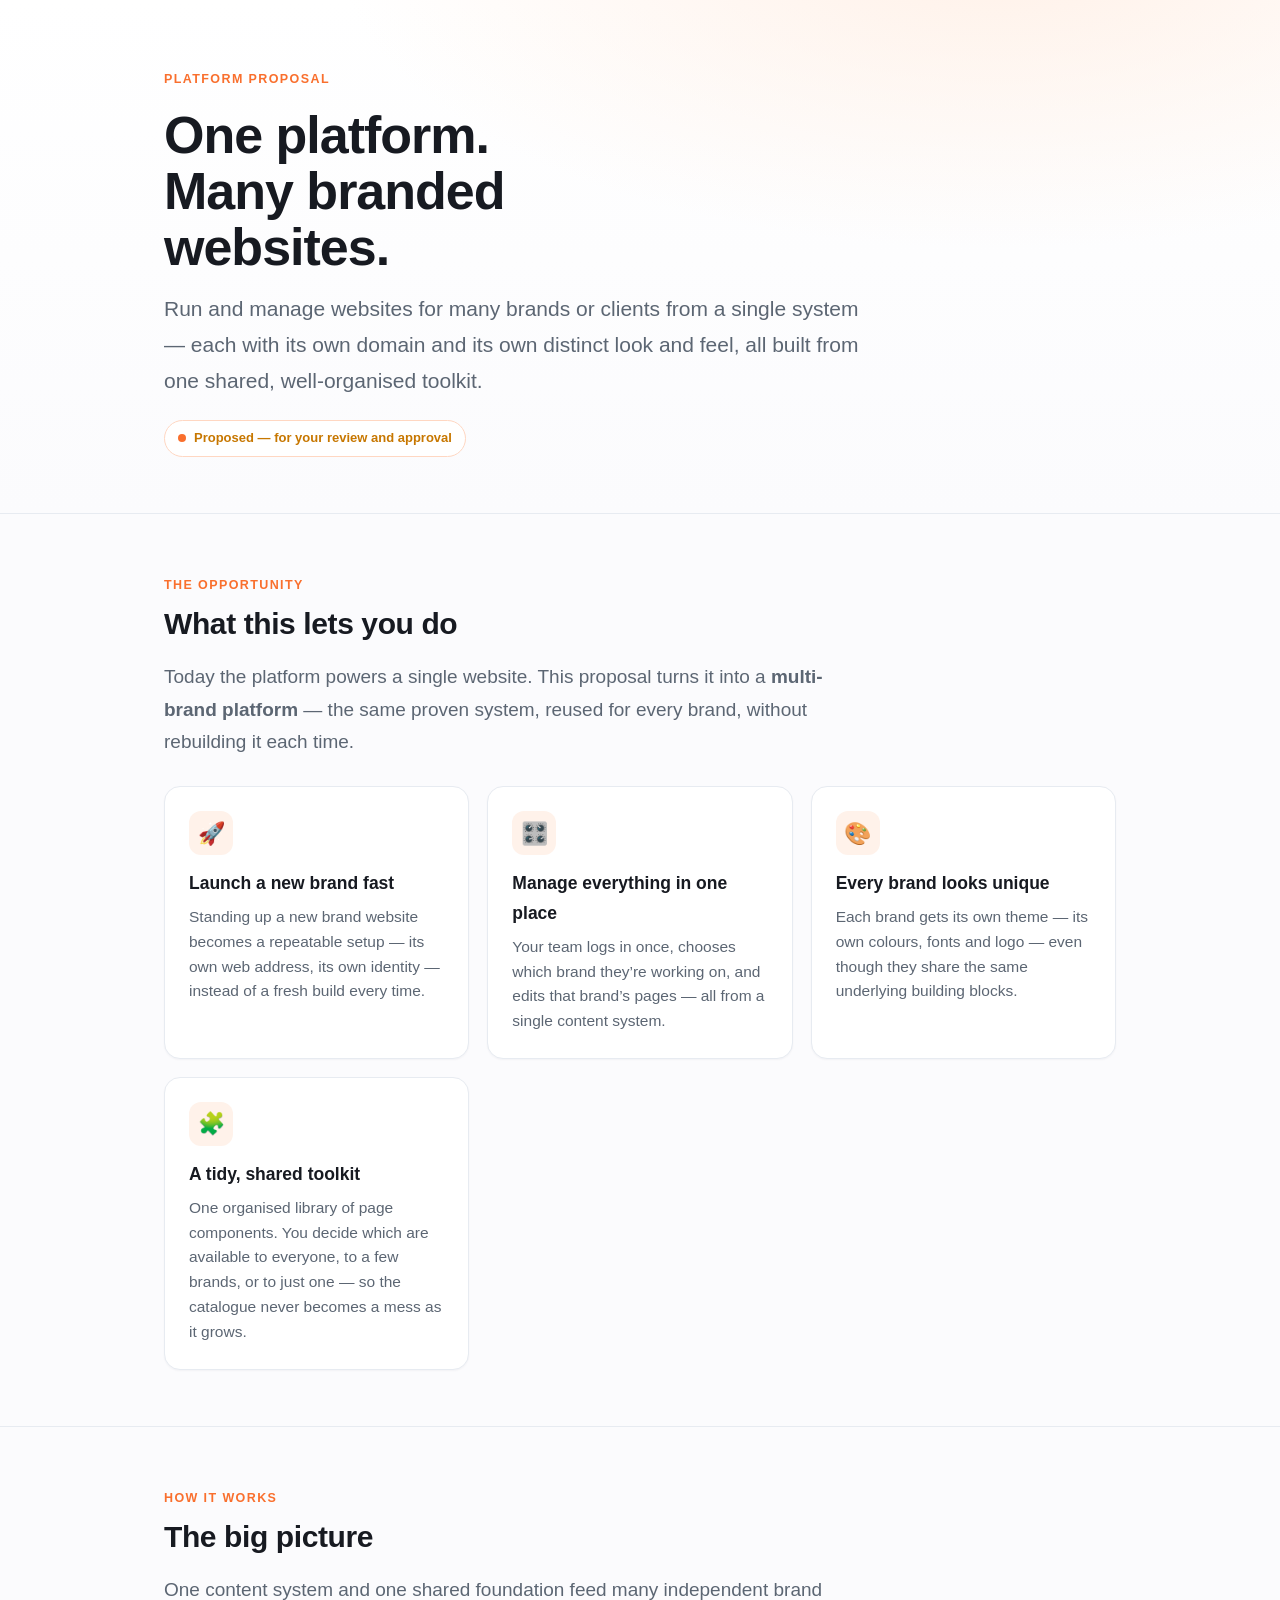
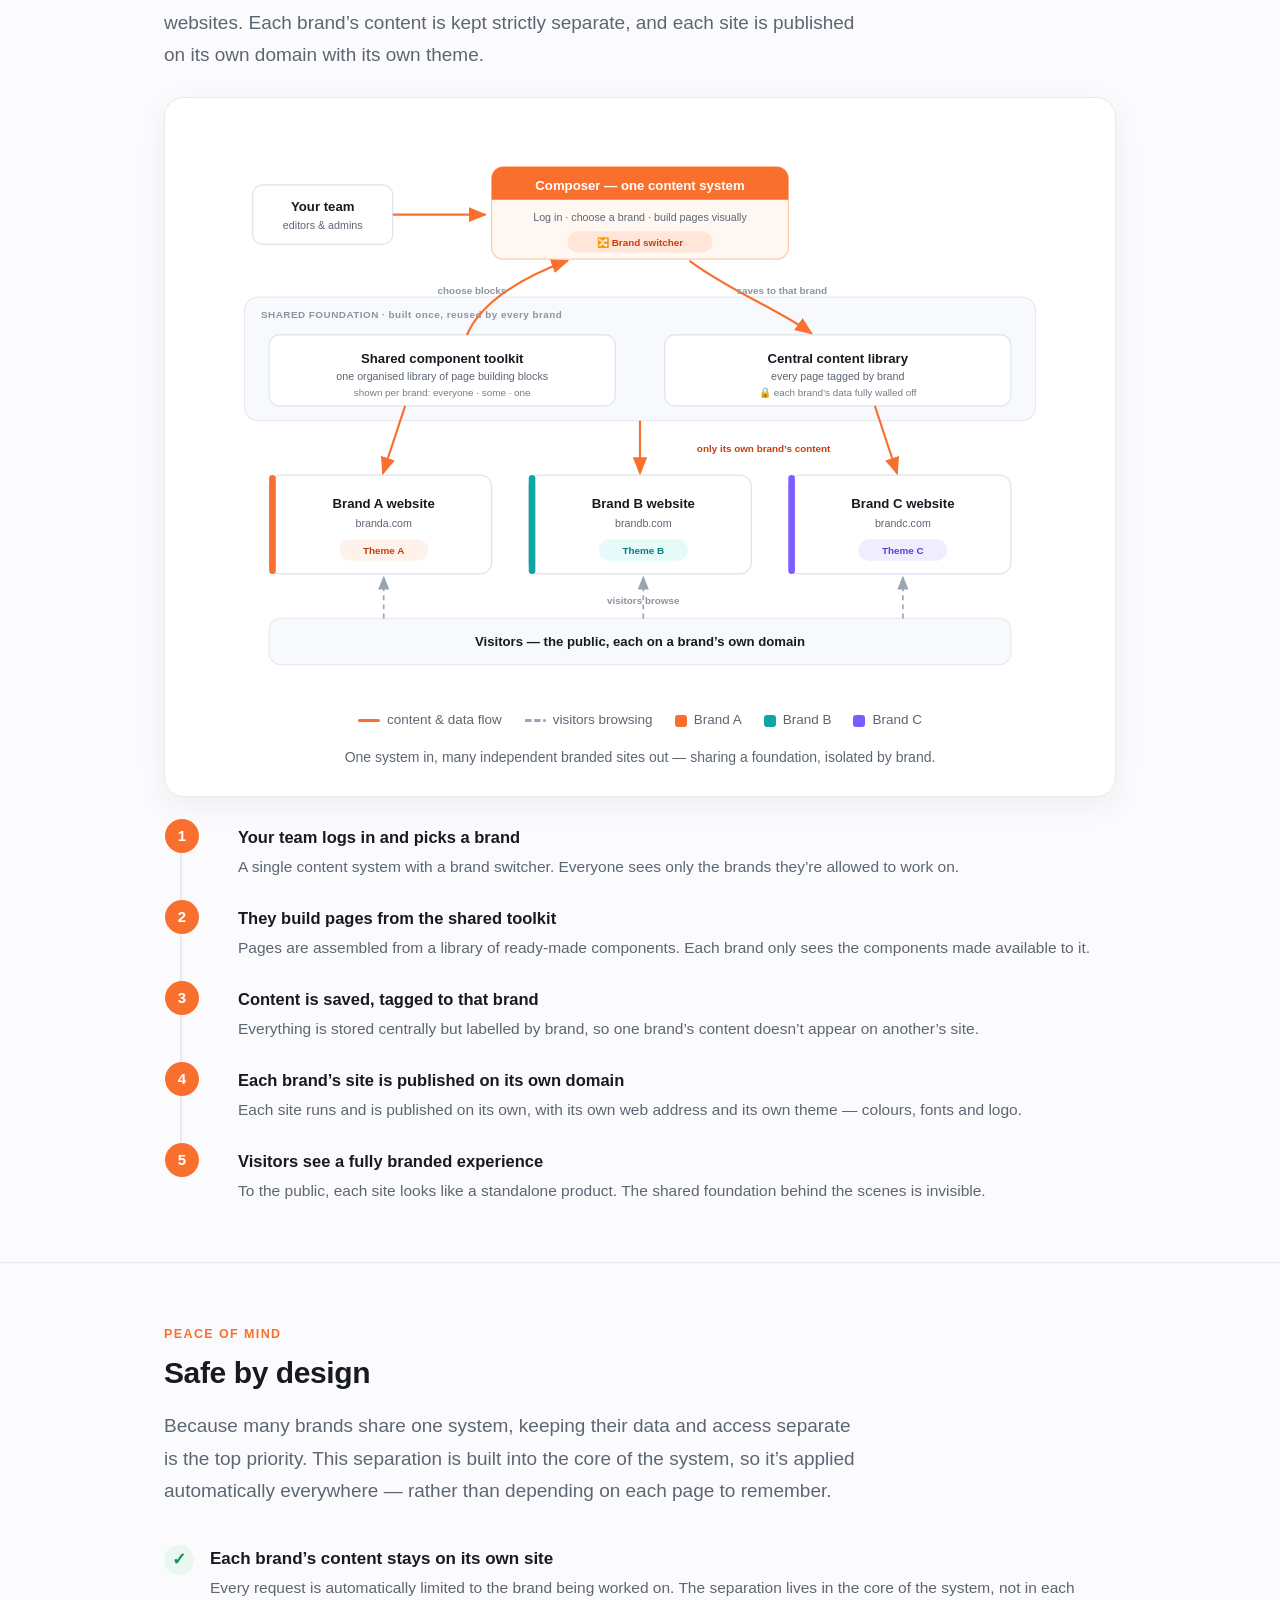
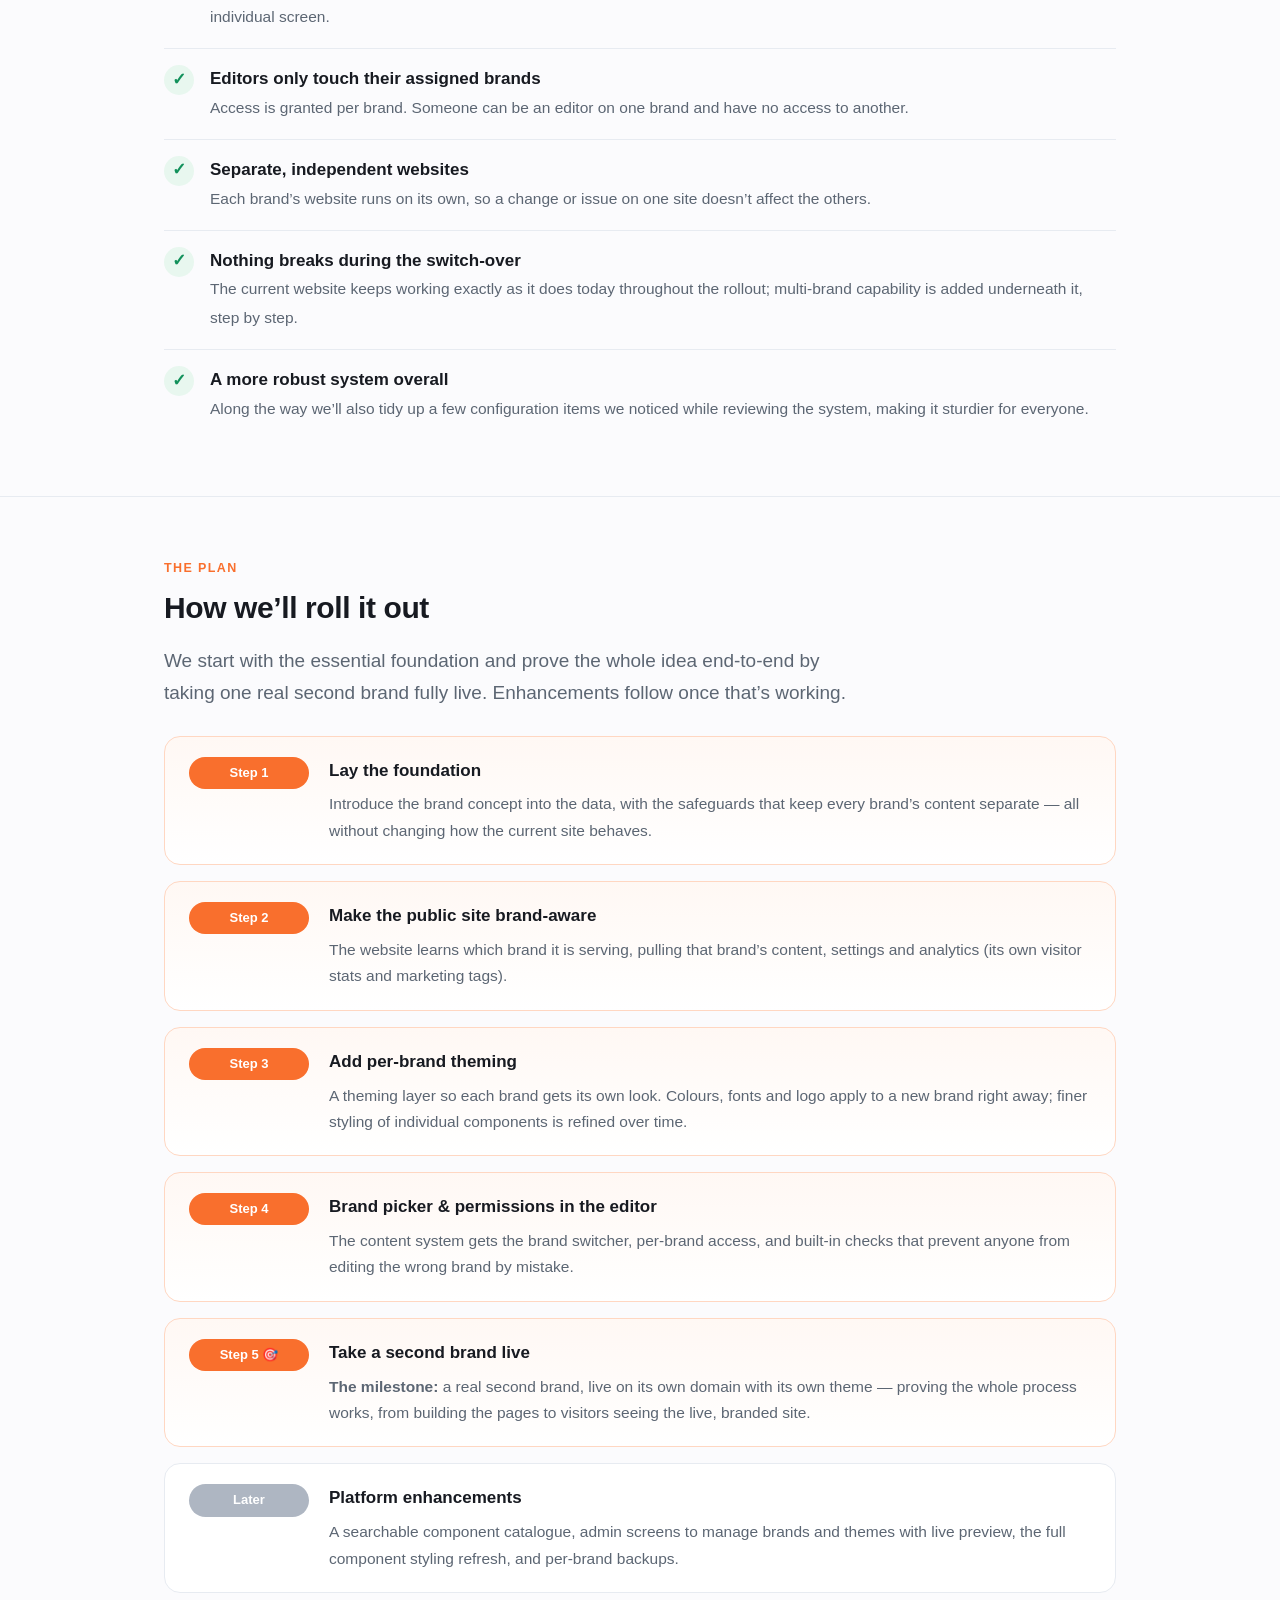
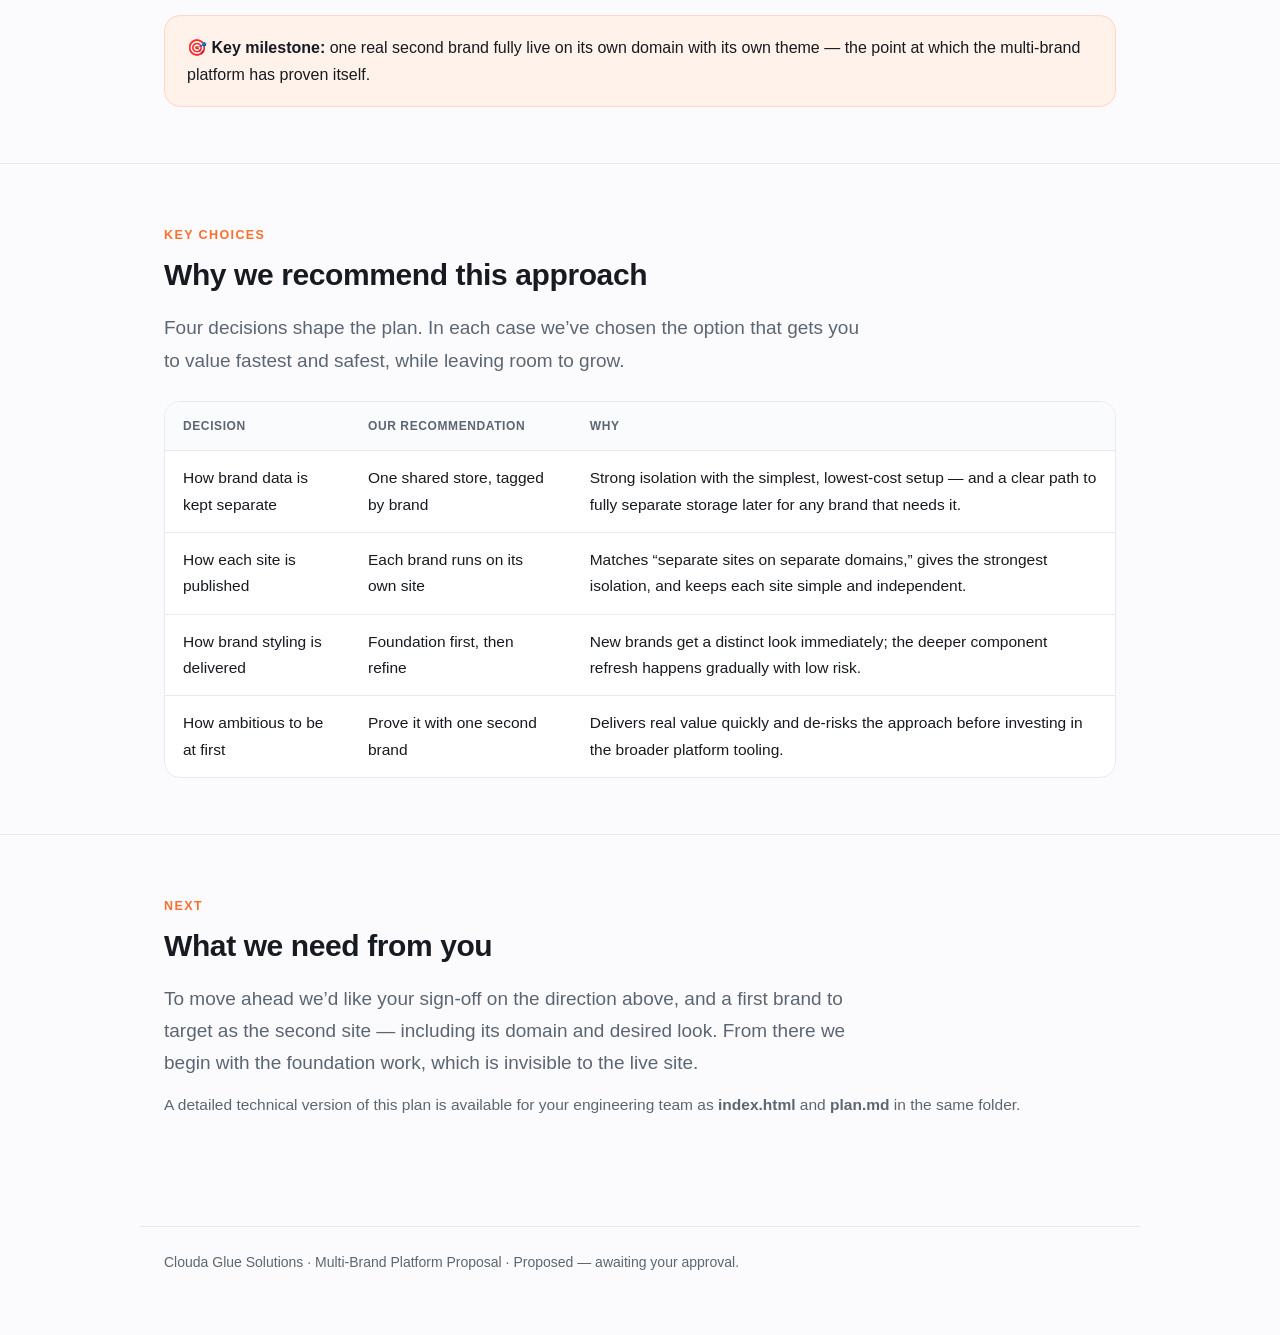
<file: multi-tenancy-plan/overview.html>
<!DOCTYPE html>
<html lang="en">
<head>
<meta charset="utf-8" />
<meta name="viewport" content="width=device-width, initial-scale=1" />
<title>Multi-Brand Platform · Clouda Glue Solutions</title>
<style>
  :root{
    --orange:#f96f2d; --orange-2:#ff8f57; --orange-soft:#fff2ea;
    --ink:#171a21; --muted:#5c6673; --line:#e7ebf1;
    --bg:#fbfbfd; --card:#ffffff;
    --teal:#0ea5a5; --purple:#7c5cff; --blue:#2563eb; --green:#12915b; --amber:#c77700; --red:#e5484d;
    --radius:16px; --sans:-apple-system,BlinkMacSystemFont,"Segoe UI",Roboto,Helvetica,Arial,sans-serif;
    --mono:"SFMono-Regular",ui-monospace,Menlo,Consolas,monospace;
  }
  *{box-sizing:border-box}
  html{scroll-behavior:smooth}
  body{margin:0;background:var(--bg);color:var(--ink);font-family:var(--sans);font-size:17px;line-height:1.7;-webkit-font-smoothing:antialiased}
  .container{max-width:1000px;margin:0 auto;padding:0 24px}
  a{color:var(--orange);text-decoration:none}
  a:hover{text-decoration:underline}
  h2{font-size:clamp(24px,3.4vw,30px);letter-spacing:-.4px;margin:0 0 6px}
  h3{font-size:19px;margin:0 0 6px}
  p{margin:12px 0}
  .eyebrow{display:inline-block;font-size:12.5px;font-weight:700;letter-spacing:1.4px;text-transform:uppercase;color:var(--orange)}

  /* Hero */
  .hero{background:
      radial-gradient(1100px 500px at 78% -10%, #fff1e8 0%, rgba(255,241,232,0) 60%),
      linear-gradient(180deg,#ffffff 0%,#fbfbfd 100%);
    border-bottom:1px solid var(--line);padding:64px 0 56px}
  .hero h1{font-size:clamp(32px,5.6vw,52px);line-height:1.08;letter-spacing:-1px;margin:14px 0 16px;max-width:16ch}
  .hero .lede{font-size:clamp(18px,2.4vw,21px);color:var(--muted);max-width:60ch;margin:0}
  .status{display:inline-flex;align-items:center;gap:8px;background:#fff;border:1px solid #ffd7c2;color:var(--amber);
    font-weight:600;font-size:13px;padding:6px 13px;border-radius:999px;margin-top:22px}
  .status::before{content:"";width:8px;height:8px;border-radius:50%;background:var(--orange)}

  /* Section rhythm */
  section{padding:56px 0}
  section + section{border-top:1px solid var(--line)}
  .lead{font-size:19px;color:var(--muted);max-width:66ch}

  /* Value cards */
  .grid{display:grid;gap:18px;margin-top:28px}
  .grid.cols-2{grid-template-columns:repeat(auto-fit,minmax(280px,1fr))}
  .grid.cols-3{grid-template-columns:repeat(auto-fit,minmax(240px,1fr))}
  .vcard{background:var(--card);border:1px solid var(--line);border-radius:var(--radius);padding:24px;box-shadow:0 1px 2px rgba(16,24,40,.04)}
  .vcard .ic{width:44px;height:44px;border-radius:12px;background:var(--orange-soft);display:flex;align-items:center;justify-content:center;font-size:22px;margin-bottom:14px}
  .vcard h3{font-size:17.5px}
  .vcard p{margin:6px 0 0;font-size:15.5px;color:var(--muted);line-height:1.6}

  /* Diagram */
  .diagram{background:var(--card);border:1px solid var(--line);border-radius:20px;padding:26px clamp(14px,3vw,30px);
    margin-top:26px;box-shadow:0 8px 30px rgba(16,24,40,.06)}
  .diagram svg{width:100%;height:auto;display:block}
  .diagram .cap{text-align:center;color:var(--muted);font-size:14px;margin-top:14px}
  .legend{display:flex;flex-wrap:wrap;gap:16px 22px;justify-content:center;margin-top:8px;font-size:13.5px;color:var(--muted)}
  .legend span{display:inline-flex;align-items:center;gap:7px}
  .legend i{width:22px;height:0;border-top:3px solid var(--orange);display:inline-block;border-radius:3px}
  .legend i.dash{border-top-style:dashed;border-color:#9aa4b2}
  .legend b{width:12px;height:12px;border-radius:3px;display:inline-block}

  /* Steps */
  ol.steps{counter-reset:s;list-style:none;padding:0;margin:26px 0 0}
  ol.steps li{position:relative;padding:0 0 22px 56px;border-left:2px solid var(--line);margin-left:16px}
  ol.steps li:last-child{border-left-color:transparent;padding-bottom:0}
  ol.steps li::before{counter-increment:s;content:counter(s);position:absolute;left:-17px;top:-4px;width:34px;height:34px;
    background:var(--orange);color:#fff;border-radius:50%;display:flex;align-items:center;justify-content:center;font-weight:700;font-size:15px}
  ol.steps li b{display:block;font-size:16.5px;margin-bottom:2px}
  ol.steps li span{color:var(--muted);font-size:15.5px}

  /* Safeguards */
  .safe{display:flex;gap:16px;align-items:flex-start;padding:16px 0;border-bottom:1px solid var(--line)}
  .safe:last-child{border-bottom:none}
  .safe .chk{flex:none;width:30px;height:30px;border-radius:50%;background:#e8f7ef;color:var(--green);display:flex;align-items:center;justify-content:center;font-weight:700}
  .safe b{display:block}
  .safe span{color:var(--muted);font-size:15.5px}

  /* Roadmap */
  .road{display:grid;gap:16px;margin-top:26px}
  .phase{background:var(--card);border:1px solid var(--line);border-radius:var(--radius);padding:20px 24px;display:grid;
    grid-template-columns:120px 1fr;gap:20px;align-items:start}
  .phase .tag{font-weight:700;font-size:13px;color:#fff;background:var(--orange);border-radius:999px;padding:5px 0;text-align:center}
  .phase.mvp{border-color:#ffd7c2;background:linear-gradient(180deg,#fff8f4,#fff)}
  .phase.later .tag{background:#aeb6c2}
  .phase h3{font-size:17px}
  .phase p{margin:4px 0 0;color:var(--muted);font-size:15.5px}
  .milestone{margin-top:22px;background:var(--orange-soft);border:1px solid #ffd7c2;border-radius:var(--radius);padding:18px 22px;font-size:16px}

  /* Decisions table */
  .tablewrap{overflow-x:auto;border:1px solid var(--line);border-radius:var(--radius);margin-top:24px;background:var(--card)}
  table{border-collapse:collapse;width:100%;min-width:560px;font-size:15.5px}
  th,td{text-align:left;padding:14px 18px;border-bottom:1px solid var(--line);vertical-align:top}
  th{background:#fafbfc;font-size:12px;text-transform:uppercase;letter-spacing:.6px;color:var(--muted)}
  tr:last-child td{border-bottom:none}
  td .pick{font-weight:700;color:var(--ink)}

  .footer{padding:40px 0 60px;color:var(--muted);font-size:14px}
  .footer .container{border-top:1px solid var(--line);padding-top:24px}
  @media (max-width:640px){
    .phase{grid-template-columns:1fr;gap:8px}
    section{padding:44px 0}
  }
</style>
</head>
<body>

  <div class="hero">
    <div class="container">
      <span class="eyebrow">Platform Proposal</span>
      <h1>One platform. Many branded websites.</h1>
      <p class="lede">Run and manage websites for many brands or clients from a single system — each with its
        own domain and its own distinct look and feel, all built from one shared, well-organised toolkit.</p>
      <div class="status">Proposed — for your review and approval</div>
    </div>
  </div>

  <!-- WHAT YOU GET -->
  <section>
    <div class="container">
      <span class="eyebrow">The opportunity</span>
      <h2>What this lets you do</h2>
      <p class="lead">Today the platform powers a single website. This proposal turns it into a
        <b>multi-brand platform</b> — the same proven system, reused for every brand, without rebuilding it each time.</p>
      <div class="grid cols-2">
        <div class="vcard">
          <div class="ic">🚀</div>
          <h3>Launch a new brand fast</h3>
          <p>Standing up a new brand website becomes a repeatable setup — its own web address, its own identity —
            instead of a fresh build every time.</p>
        </div>
        <div class="vcard">
          <div class="ic">🎛️</div>
          <h3>Manage everything in one place</h3>
          <p>Your team logs in once, chooses which brand they’re working on, and edits that brand’s pages — all
            from a single content system.</p>
        </div>
        <div class="vcard">
          <div class="ic">🎨</div>
          <h3>Every brand looks unique</h3>
          <p>Each brand gets its own theme — its own colours, fonts and logo — even though they share the same
            underlying building blocks.</p>
        </div>
        <div class="vcard">
          <div class="ic">🧩</div>
          <h3>A tidy, shared toolkit</h3>
          <p>One organised library of page components. You decide which are available to everyone, to a few
            brands, or to just one — so the catalogue never becomes a mess as it grows.</p>
        </div>
      </div>
    </div>
  </section>

  <!-- HOW IT WORKS + DIAGRAM -->
  <section>
    <div class="container">
      <span class="eyebrow">How it works</span>
      <h2>The big picture</h2>
      <p class="lead">One content system and one shared foundation feed many independent brand websites. Each
        brand’s content is kept strictly separate, and each site is published on its own domain with its own theme.</p>

      <div class="diagram">
        <svg viewBox="0 0 1080 700" role="img" aria-label="High-level architecture: your team uses one composer to manage many brand websites that share a common foundation and central content store while each brand's data stays isolated, and each site is published on its own domain with its own theme.">
          <defs>
            <marker id="arw" markerWidth="11" markerHeight="11" refX="7.5" refY="3.4" orient="auto">
              <path d="M0,0 L8.4,3.4 L0,6.8 Z" fill="#f96f2d"></path>
            </marker>
            <marker id="arwg" markerWidth="11" markerHeight="11" refX="7.5" refY="3.4" orient="auto">
              <path d="M0,0 L8.4,3.4 L0,6.8 Z" fill="#9aa4b2"></path>
            </marker>
            <style>
              .box{fill:#fff;stroke:#dfe4ec;stroke-width:1.5}
              .band{fill:#f7f9fc;stroke:#e7ebf1;stroke-width:1.5}
              .hdr{font:700 16px var(--sans,sans-serif);fill:#171a21}
              .hdrw{font:700 16px var(--sans,sans-serif);fill:#ffffff}
              .sub{font:13px var(--sans,sans-serif);fill:#5c6673}
              .tiny{font:12px var(--sans,sans-serif);fill:#727c8a}
              .flow{stroke:#f96f2d;stroke-width:2.6;fill:none}
              .flowg{stroke:#9aa4b2;stroke-width:2;fill:none;stroke-dasharray:6 5}
              .lbl{font:600 12px var(--sans,sans-serif);fill:#8a94a2}
              .lblo{font:700 12px var(--sans,sans-serif);fill:#c2410c}
              .cap-l{font:700 12px var(--sans,sans-serif);fill:#8a94a2;letter-spacing:.6px}
              .pill{font:700 12px var(--sans,sans-serif);fill:#c2410c}
              .pillb{font:700 12px var(--sans,sans-serif);fill:#0e7c7c}
              .pillc{font:700 12px var(--sans,sans-serif);fill:#5b3ed6}
            </style>
          </defs>

          <!-- ===== AUTHORING ROW ===== -->
          <rect class="box" x="70" y="74" width="170" height="72" rx="12"></rect>
          <text class="hdr" x="155" y="106" text-anchor="middle">Your team</text>
          <text class="sub" x="155" y="127" text-anchor="middle">editors &amp; admins</text>

          <rect x="360" y="52" width="360" height="112" rx="14" fill="#fff7f2" stroke="#ffcdb1" stroke-width="1.6"></rect>
          <path d="M374,52 h332 a14,14 0 0 1 14,14 v26 h-360 v-26 a14,14 0 0 1 14,-14 z" fill="#f96f2d"></path>
          <text class="hdrw" x="540" y="80" text-anchor="middle">Composer — one content system</text>
          <text class="sub" x="540" y="118" text-anchor="middle">Log in · choose a brand · build pages visually</text>
          <rect x="452" y="130" width="176" height="26" rx="13" fill="#ffe6d8"></rect>
          <text class="pill" x="540" y="148" text-anchor="middle">🔀 Brand switcher</text>

          <!-- ===== SHARED FOUNDATION BAND ===== -->
          <rect class="band" x="60" y="210" width="960" height="150" rx="16"></rect>
          <text class="cap-l" x="80" y="235">SHARED FOUNDATION · built once, reused by every brand</text>

          <rect class="box" x="90" y="256" width="420" height="86" rx="12"></rect>
          <text class="hdr" x="300" y="290" text-anchor="middle">Shared component toolkit</text>
          <text class="sub" x="300" y="311" text-anchor="middle">one organised library of page building blocks</text>
          <text class="tiny" x="300" y="330" text-anchor="middle">shown per brand: everyone · some · one</text>

          <rect class="box" x="570" y="256" width="420" height="86" rx="12"></rect>
          <text class="hdr" x="780" y="290" text-anchor="middle">Central content library</text>
          <text class="sub" x="780" y="311" text-anchor="middle">every page tagged by brand</text>
          <text class="tiny" x="780" y="330" text-anchor="middle">🔒 each brand’s data fully walled off</text>

          <!-- ===== DELIVERY ROW: BRAND SITES ===== -->
          <!-- Brand A -->
          <rect class="box" x="90" y="426" width="270" height="120" rx="14"></rect>
          <rect x="90" y="426" width="8" height="120" rx="4" fill="#f96f2d"></rect>
          <text class="hdr" x="229" y="466" text-anchor="middle">Brand A website</text>
          <text class="sub" x="229" y="489" text-anchor="middle">branda.com</text>
          <rect x="175" y="504" width="108" height="26" rx="13" fill="#fff2ea"></rect>
          <text class="pill" x="229" y="522" text-anchor="middle">Theme A</text>
          <!-- Brand B -->
          <rect class="box" x="405" y="426" width="270" height="120" rx="14"></rect>
          <rect x="405" y="426" width="8" height="120" rx="4" fill="#0ea5a5"></rect>
          <text class="hdr" x="544" y="466" text-anchor="middle">Brand B website</text>
          <text class="sub" x="544" y="489" text-anchor="middle">brandb.com</text>
          <rect x="490" y="504" width="108" height="26" rx="13" fill="#e6fafa"></rect>
          <text class="pillb" x="544" y="522" text-anchor="middle">Theme B</text>
          <!-- Brand C -->
          <rect class="box" x="720" y="426" width="270" height="120" rx="14"></rect>
          <rect x="720" y="426" width="8" height="120" rx="4" fill="#7c5cff"></rect>
          <text class="hdr" x="859" y="466" text-anchor="middle">Brand C website</text>
          <text class="sub" x="859" y="489" text-anchor="middle">brandc.com</text>
          <rect x="805" y="504" width="108" height="26" rx="13" fill="#f0edff"></rect>
          <text class="pillc" x="859" y="522" text-anchor="middle">Theme C</text>

          <!-- ===== VISITORS ROW ===== -->
          <rect class="band" x="90" y="600" width="900" height="56" rx="14"></rect>
          <text class="hdr" x="540" y="633" text-anchor="middle">Visitors — the public, each on a brand’s own domain</text>

          <!-- ===== FLOW ARROWS ===== -->
          <!-- editors -> composer -->
          <path class="flow" d="M240,110 L352,110" marker-end="url(#arw)"></path>
          <!-- component toolkit -> composer -->
          <path class="flow" d="M330,256 C348,214 402,184 452,166" marker-end="url(#arw)"></path>
          <text class="lbl" x="336" y="206" text-anchor="middle">choose blocks</text>
          <!-- composer -> central store -->
          <path class="flow" d="M600,166 C652,204 706,224 748,254" marker-end="url(#arw)"></path>
          <text class="lbl" x="712" y="206" text-anchor="middle">saves to that brand</text>

          <!-- foundation -> brand sites -->
          <path class="flow" d="M255,342 L228,424" marker-end="url(#arw)"></path>
          <path class="flow" d="M540,360 L540,424" marker-end="url(#arw)"></path>
          <path class="flow" d="M825,342 L852,424" marker-end="url(#arw)"></path>
          <text class="lblo" x="690" y="398" text-anchor="middle">only its own brand’s content</text>

          <!-- visitors -> brand sites (dashed) -->
          <path class="flowg" d="M229,600 L229,550" marker-end="url(#arwg)"></path>
          <path class="flowg" d="M544,600 L544,550" marker-end="url(#arwg)"></path>
          <path class="flowg" d="M859,600 L859,550" marker-end="url(#arwg)"></path>
          <text class="lbl" x="544" y="582" text-anchor="middle">visitors browse</text>
        </svg>
        <div class="legend">
          <span><i></i> content &amp; data flow</span>
          <span><i class="dash"></i> visitors browsing</span>
          <span><b style="background:#f96f2d"></b> Brand A</span>
          <span><b style="background:#0ea5a5"></b> Brand B</span>
          <span><b style="background:#7c5cff"></b> Brand C</span>
        </div>
        <div class="cap">One system in, many independent branded sites out — sharing a foundation, isolated by brand.</div>
      </div>

      <ol class="steps">
        <li><b>Your team logs in and picks a brand</b><span>A single content system with a brand switcher. Everyone sees only the brands they’re allowed to work on.</span></li>
        <li><b>They build pages from the shared toolkit</b><span>Pages are assembled from a library of ready-made components. Each brand only sees the components made available to it.</span></li>
        <li><b>Content is saved, tagged to that brand</b><span>Everything is stored centrally but labelled by brand, so one brand’s content doesn’t appear on another’s site.</span></li>
        <li><b>Each brand’s site is published on its own domain</b><span>Each site runs and is published on its own, with its own web address and its own theme — colours, fonts and logo.</span></li>
        <li><b>Visitors see a fully branded experience</b><span>To the public, each site looks like a standalone product. The shared foundation behind the scenes is invisible.</span></li>
      </ol>
    </div>
  </section>

  <!-- SAFEGUARDS -->
  <section>
    <div class="container">
      <span class="eyebrow">Peace of mind</span>
      <h2>Safe by design</h2>
      <p class="lead">Because many brands share one system, keeping their data and access separate is the top
        priority. This separation is built into the core of the system, so it’s applied automatically
        everywhere — rather than depending on each page to remember.</p>
      <div style="margin-top:22px">
        <div class="safe"><div class="chk">✓</div><div><b>Each brand’s content stays on its own site</b><span>Every request is automatically limited to the brand being worked on. The separation lives in the core of the system, not in each individual screen.</span></div></div>
        <div class="safe"><div class="chk">✓</div><div><b>Editors only touch their assigned brands</b><span>Access is granted per brand. Someone can be an editor on one brand and have no access to another.</span></div></div>
        <div class="safe"><div class="chk">✓</div><div><b>Separate, independent websites</b><span>Each brand’s website runs on its own, so a change or issue on one site doesn’t affect the others.</span></div></div>
        <div class="safe"><div class="chk">✓</div><div><b>Nothing breaks during the switch-over</b><span>The current website keeps working exactly as it does today throughout the rollout; multi-brand capability is added underneath it, step by step.</span></div></div>
        <div class="safe"><div class="chk">✓</div><div><b>A more robust system overall</b><span>Along the way we’ll also tidy up a few configuration items we noticed while reviewing the system, making it sturdier for everyone.</span></div></div>
      </div>
    </div>
  </section>

  <!-- ROADMAP -->
  <section>
    <div class="container">
      <span class="eyebrow">The plan</span>
      <h2>How we’ll roll it out</h2>
      <p class="lead">We start with the essential foundation and prove the whole idea end-to-end by taking one
        real second brand fully live. Enhancements follow once that’s working.</p>

      <div class="road">
        <div class="phase mvp"><div class="tag">Step 1</div><div><h3>Lay the foundation</h3><p>Introduce the brand concept into the data, with the safeguards that keep every brand’s content separate — all without changing how the current site behaves.</p></div></div>
        <div class="phase mvp"><div class="tag">Step 2</div><div><h3>Make the public site brand-aware</h3><p>The website learns which brand it is serving, pulling that brand’s content, settings and analytics (its own visitor stats and marketing tags).</p></div></div>
        <div class="phase mvp"><div class="tag">Step 3</div><div><h3>Add per-brand theming</h3><p>A theming layer so each brand gets its own look. Colours, fonts and logo apply to a new brand right away; finer styling of individual components is refined over time.</p></div></div>
        <div class="phase mvp"><div class="tag">Step 4</div><div><h3>Brand picker &amp; permissions in the editor</h3><p>The content system gets the brand switcher, per-brand access, and built-in checks that prevent anyone from editing the wrong brand by mistake.</p></div></div>
        <div class="phase mvp"><div class="tag">Step 5 🎯</div><div><h3>Take a second brand live</h3><p><b>The milestone:</b> a real second brand, live on its own domain with its own theme — proving the whole process works, from building the pages to visitors seeing the live, branded site.</p></div></div>
        <div class="phase later"><div class="tag">Later</div><div><h3>Platform enhancements</h3><p>A searchable component catalogue, admin screens to manage brands and themes with live preview, the full component styling refresh, and per-brand backups.</p></div></div>
      </div>

      <div class="milestone">🎯 <b>Key milestone:</b> one real second brand fully live on its own domain with its
        own theme — the point at which the multi-brand platform has proven itself.</div>
    </div>
  </section>

  <!-- WHY THIS APPROACH -->
  <section>
    <div class="container">
      <span class="eyebrow">Key choices</span>
      <h2>Why we recommend this approach</h2>
      <p class="lead">Four decisions shape the plan. In each case we’ve chosen the option that gets you to value
        fastest and safest, while leaving room to grow.</p>
      <div class="tablewrap">
        <table>
          <thead><tr><th>Decision</th><th>Our recommendation</th><th>Why</th></tr></thead>
          <tbody>
            <tr><td>How brand data is kept separate</td><td class="pick">One shared store, tagged by brand</td><td>Strong isolation with the simplest, lowest-cost setup — and a clear path to fully separate storage later for any brand that needs it.</td></tr>
            <tr><td>How each site is published</td><td class="pick">Each brand runs on its own site</td><td>Matches “separate sites on separate domains,” gives the strongest isolation, and keeps each site simple and independent.</td></tr>
            <tr><td>How brand styling is delivered</td><td class="pick">Foundation first, then refine</td><td>New brands get a distinct look immediately; the deeper component refresh happens gradually with low risk.</td></tr>
            <tr><td>How ambitious to be at first</td><td class="pick">Prove it with one second brand</td><td>Delivers real value quickly and de-risks the approach before investing in the broader platform tooling.</td></tr>
          </tbody>
        </table>
      </div>
    </div>
  </section>

  <!-- NEXT STEPS -->
  <section>
    <div class="container">
      <span class="eyebrow">Next</span>
      <h2>What we need from you</h2>
      <p class="lead">To move ahead we’d like your sign-off on the direction above, and a first brand to target
        as the second site — including its domain and desired look. From there we begin with the foundation
        work, which is invisible to the live site.</p>
      <p style="color:var(--muted);font-size:15.5px">A detailed technical version of this plan is available for your engineering team as
        <b>index.html</b> and <b>plan.md</b> in the same folder.</p>
    </div>
  </section>

  <div class="footer">
    <div class="container">
      Clouda Glue Solutions · Multi-Brand Platform Proposal · Proposed — awaiting your approval.
    </div>
  </div>

</body>
</html>
</file>
<file: styles.css>
/* Clouda Glue — Multi-Tenancy Documentation · shared design system */
:root{
  --orange:#f96f2d; --orange-2:#ff8a54; --orange-soft:#fff2ea; --orange-line:#ffd9c2;
  --ink:#161a21; --muted:#5c6673; --faint:#8a94a2; --line:#e6eaf0; --line-2:#eef1f5;
  --bg:#f7f8fa; --card:#ffffff;
  --code-bg:#0f172a; --code-fg:#e2e8f0; --code-line:#1e293b; --code-label:#0b1220;
  --blue:#2563eb; --green:#0f9d58; --purple:#7c5cff; --teal:#0ea5a5; --amber:#c77700; --red:#e5484d;
  --radius:14px;
  --sans:-apple-system,BlinkMacSystemFont,"Segoe UI",Roboto,Helvetica,Arial,sans-serif;
  --mono:"SFMono-Regular",ui-monospace,Menlo,Consolas,"Liberation Mono",monospace;
}
*{box-sizing:border-box}
html{scroll-behavior:smooth}
body{margin:0;background:var(--bg);color:var(--ink);font-family:var(--sans);font-size:16px;line-height:1.65;-webkit-font-smoothing:antialiased}
a{color:var(--orange);text-decoration:none}
a:hover{text-decoration:underline}
img{max-width:100%}
code{font-family:var(--mono);font-size:.86em;background:#eef1f5;color:#334155;padding:.12em .4em;border-radius:5px;word-break:break-word}

/* ---------- layout ---------- */
.layout{display:grid;grid-template-columns:288px minmax(0,1fr);max-width:1320px;margin:0 auto}
nav.sb{position:sticky;top:0;align-self:start;height:100vh;overflow-y:auto;padding:24px 18px;border-right:1px solid var(--line);background:var(--card)}
.sb-brand{display:flex;align-items:center;gap:10px;font-weight:700;font-size:15px;margin-bottom:2px}
.sb-brand .logo{width:26px;height:26px;border-radius:7px;background:linear-gradient(135deg,var(--orange),var(--orange-2));flex:none}
.sb-brand span{color:var(--orange)}
.sb-sub{color:var(--muted);font-size:12px;margin:0 0 18px 36px}
.sb-group{margin-top:16px;font-size:11px;font-weight:700;letter-spacing:.7px;text-transform:uppercase;color:var(--faint);padding:0 10px 4px}
nav.sb a{display:flex;align-items:center;gap:9px;color:var(--muted);font-size:13.5px;padding:7px 10px;border-radius:8px;line-height:1.3}
nav.sb a:hover{background:var(--orange-soft);color:var(--ink);text-decoration:none}
nav.sb a.active{background:var(--orange-soft);color:var(--ink);font-weight:650;box-shadow:inset 3px 0 0 var(--orange)}
nav.sb a .num{width:20px;height:20px;border-radius:6px;background:var(--line-2);color:var(--muted);font-size:11px;font-weight:700;display:flex;align-items:center;justify-content:center;flex:none}
nav.sb a.active .num{background:var(--orange);color:#fff}

main.content{padding:40px clamp(20px,4.5vw,64px) 90px;min-width:0}
.crumbs{font-size:13px;color:var(--faint);margin-bottom:18px}
.crumbs a{color:var(--faint)} .crumbs b{color:var(--muted);font-weight:600}

/* ---------- headings & text ---------- */
.eyebrow{display:inline-block;font-size:12px;font-weight:700;letter-spacing:1.2px;text-transform:uppercase;color:var(--orange)}
h1{font-size:clamp(28px,4vw,40px);line-height:1.12;letter-spacing:-.6px;margin:12px 0 12px}
.lead{font-size:18.5px;color:var(--muted);max-width:72ch;margin:0}
h2{font-size:23px;letter-spacing:-.3px;margin:44px 0 8px;padding-bottom:10px;border-bottom:2px solid var(--line);scroll-margin-top:20px}
h2 .n{color:var(--orange);font-weight:800;margin-right:8px}
h3{font-size:17.5px;margin:26px 0 6px}
h4{font-size:12.5px;margin:18px 0 4px;color:var(--faint);text-transform:uppercase;letter-spacing:.5px}
p{margin:11px 0} ul,ol{margin:11px 0;padding-left:22px} li{margin:6px 0}
.status{display:inline-flex;align-items:center;gap:8px;background:#fff;border:1px solid var(--orange-line);color:var(--amber);font-weight:600;font-size:13px;padding:6px 13px;border-radius:999px;margin-top:20px}
.status::before{content:"";width:8px;height:8px;border-radius:50%;background:var(--orange)}

/* ---------- cards / callouts ---------- */
.card{background:var(--card);border:1px solid var(--line);border-radius:var(--radius);padding:20px 22px;margin:16px 0;box-shadow:0 1px 2px rgba(16,24,40,.04)}
.note,.warn,.ok,.tip{border-radius:12px;padding:13px 17px;font-size:15px;margin:16px 0;border:1px solid}
.note{background:var(--orange-soft);border-color:var(--orange-line)}
.warn{background:#fef6e7;border-color:#f6d98a}
.ok{background:#eaf7ef;border-color:#b6e2c6}
.tip{background:#eef4ff;border-color:#c7d8ff}
.note b,.warn b,.ok b,.tip b{color:var(--ink)}

/* ---------- grids ---------- */
.grid{display:grid;gap:16px;margin:20px 0}
.grid.c2{grid-template-columns:repeat(auto-fit,minmax(280px,1fr))}
.grid.c3{grid-template-columns:repeat(auto-fit,minmax(230px,1fr))}
.feat{background:var(--card);border:1px solid var(--line);border-radius:var(--radius);padding:20px;display:block;color:inherit}
a.feat:hover{border-color:var(--orange-line);box-shadow:0 6px 22px rgba(249,111,45,.09);text-decoration:none;transform:translateY(-1px)}
.feat .ic{width:42px;height:42px;border-radius:11px;background:var(--orange-soft);display:flex;align-items:center;justify-content:center;font-size:21px;margin-bottom:12px}
.feat h3{margin:0 0 4px;font-size:16.5px}
.feat p{margin:0;font-size:14.5px;color:var(--muted);line-height:1.55}
.feat .more{display:inline-block;margin-top:10px;font-size:13px;font-weight:600;color:var(--orange)}

/* ---------- code ---------- */
.code{margin:16px 0;border-radius:12px;overflow:hidden;border:1px solid var(--code-line)}
.code .label{background:var(--code-label);color:#93a4bd;font-family:var(--mono);font-size:12px;padding:8px 14px;border-bottom:1px solid var(--code-line);display:flex;justify-content:space-between;gap:12px}
.code .label .lang{color:#5f7191}
pre{background:var(--code-bg);color:var(--code-fg);margin:0;padding:16px 18px;overflow-x:auto;font-family:var(--mono);font-size:13px;line-height:1.62}
pre code{background:none;color:inherit;padding:0;font-size:inherit}
.c-cm{color:#7c8aa5}      /* comment */
.c-kw{color:#c4b5fd}      /* keyword */
.c-st{color:#86efac}      /* string */
.c-fn{color:#7dd3fc}      /* function/name */
.c-at{color:#fca5a5}      /* attribute/tag */
.c-nm{color:#fcd34d}      /* constant/number */
.c-em{color:#fdba74;font-weight:600}

/* ---------- tables ---------- */
.tablewrap{overflow-x:auto;border:1px solid var(--line);border-radius:var(--radius);margin:16px 0}
table{border-collapse:collapse;width:100%;min-width:600px;font-size:14.5px}
th,td{text-align:left;padding:11px 14px;border-bottom:1px solid var(--line);vertical-align:top}
th{background:#fafbfc;font-size:12px;text-transform:uppercase;letter-spacing:.5px;color:var(--muted)}
tr:last-child td{border-bottom:none}
td .pick{font-weight:700;color:var(--ink)}

/* ---------- diagram ---------- */
.diagram{background:var(--card);border:1px solid var(--line);border-radius:16px;padding:22px clamp(12px,2.4vw,26px);margin:20px 0;box-shadow:0 6px 24px rgba(16,24,40,.05)}
.diagram svg{width:100%;height:auto;display:block}
.diagram .cap{text-align:center;color:var(--muted);font-size:13.5px;margin-top:12px}
.legend{display:flex;flex-wrap:wrap;gap:14px 20px;justify-content:center;margin-top:6px;font-size:13px;color:var(--muted)}
.legend span{display:inline-flex;align-items:center;gap:7px}
.legend i{width:20px;height:0;border-top:3px solid var(--orange);border-radius:3px}
.legend i.dash{border-top-style:dashed;border-color:#9aa4b2}
.legend b{width:12px;height:12px;border-radius:3px;display:inline-block}

/* ---------- steps ---------- */
ol.steps{counter-reset:s;list-style:none;padding:0;margin:20px 0}
ol.steps li{position:relative;padding:0 0 20px 52px;border-left:2px solid var(--line);margin-left:15px}
ol.steps li:last-child{border-left-color:transparent;padding-bottom:0}
ol.steps li::before{counter-increment:s;content:counter(s);position:absolute;left:-16px;top:-3px;width:32px;height:32px;background:var(--orange);color:#fff;border-radius:50%;display:flex;align-items:center;justify-content:center;font-weight:700;font-size:14px}
ol.steps li b{display:block;font-size:16px;margin-bottom:2px}
ol.steps li span{color:var(--muted);font-size:15px}

/* ---------- misc ---------- */
.badge{display:inline-block;font-size:11px;font-weight:700;padding:2px 9px;border-radius:999px;vertical-align:middle}
.badge.mvp{background:var(--orange-soft);color:var(--amber);border:1px solid var(--orange-line)}
.badge.later{background:var(--line-2);color:var(--muted)}
.pagenav{display:flex;justify-content:space-between;gap:14px;margin-top:52px;padding-top:22px;border-top:1px solid var(--line)}
.pagenav a{flex:1;border:1px solid var(--line);border-radius:12px;padding:14px 18px;background:var(--card)}
.pagenav a:hover{border-color:var(--orange-line);text-decoration:none}
.pagenav .dir{font-size:12px;color:var(--faint);font-weight:600}
.pagenav .ttl{font-size:15.5px;font-weight:650;color:var(--ink)}
.pagenav a.next{text-align:right}
.footer{margin-top:40px;padding-top:20px;border-top:1px solid var(--line);color:var(--muted);font-size:13px}

@media (max-width:920px){
  .layout{grid-template-columns:1fr}
  nav.sb{position:static;height:auto;border-right:none;border-bottom:1px solid var(--line)}
  main.content{padding:28px 20px 70px}
  .pagenav{flex-direction:column}
}
</file>
